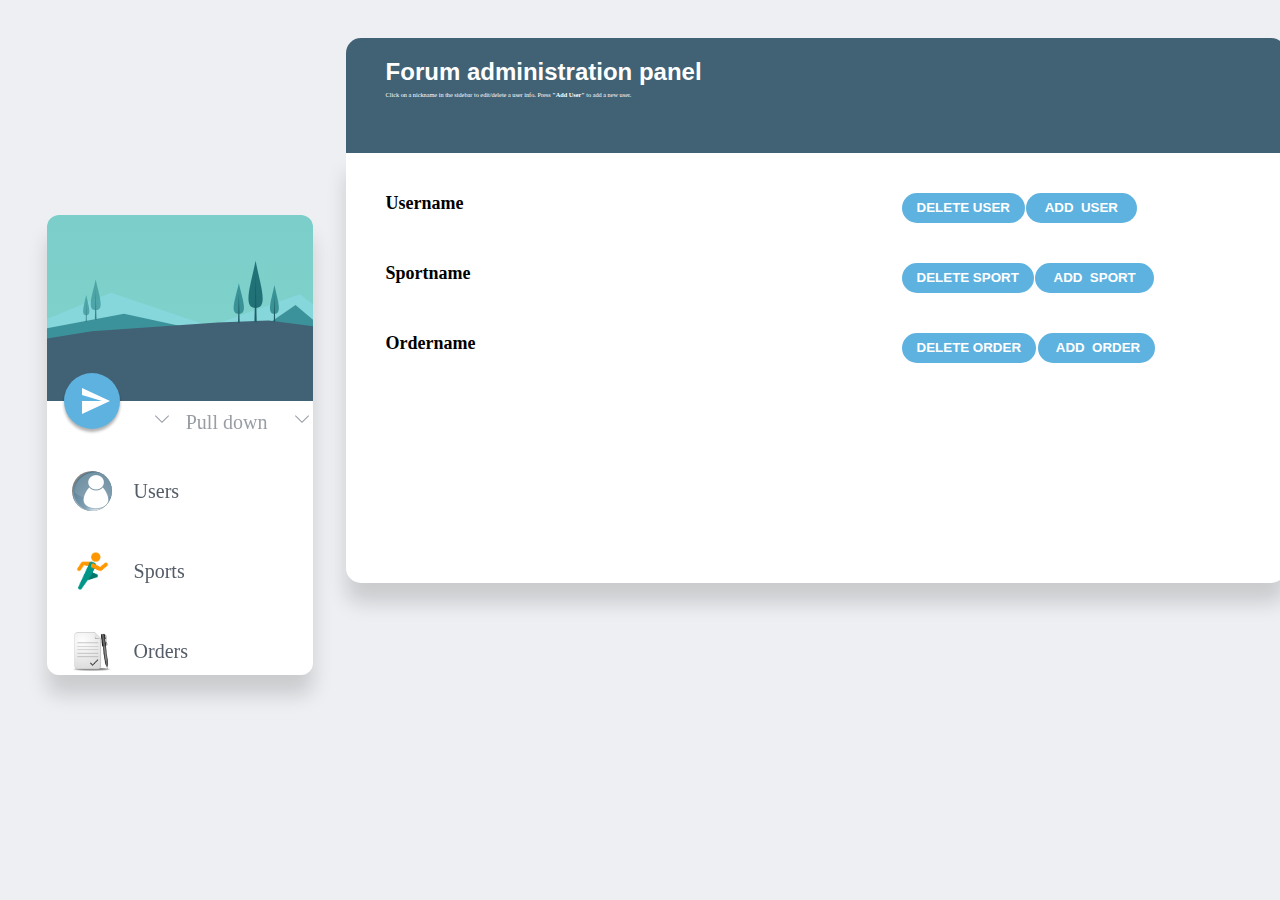
<file: forum_admin/static/index.html>
<!DOCTYPE html>
<html >
  <head>
    <meta charset="UTF-8">
    <title>Sportshall Management System </title>
    <script src='http://cdnjs.cloudflare.com/ajax/libs/jquery/2.1.3/jquery.min.js'></script>
    <script src="js/index.js"></script>
    <script type="text/javascript" src="jquery.js"></script>
    <script type="text/javascript" src="facebox/src/facebox.js"></script>
    <meta name="viewport" content="width=device-width, initial-scale=1, user-scalable=yes">
    
    
    <link rel='stylesheet prefetch' href='http://maxcdn.bootstrapcdn.com/font-awesome/4.3.0/css/font-awesome.min.css'>

        <link rel="stylesheet" href="css/style.css">
        <link rel="stylesheet" type="text/css" href="facebox/src/facebox.css">

    
    
    
  </head>

  <body>

  
  <div id="intro">
		<p style='position:relative;  top:-20px' ><font size="5" face="arial" ><b>Forum administration panel</b></font></p>
		<p style='position:relative;  top:-15px' >Click on a nickname in the sidebar to edit/delete a user info. Press<b> "Add User"</b> to add a new user.</p>
	</div>
  
  	<div id = "mainContent" class="maincontent" >
			 <div id="existingUserData">
				<!-- Main content area -->
				<div class="section" id="userPublicInfo">
					<form action="#" id="user_public_form">	
						<div class="commands">
							<input type="button" value="Delete User" id="deleteUser" onclick="delete_user();">
							<input type="button" value=" Add  User " id="addUser" onclick="display_create_user_form();">
							
						</div>
						<p id="userHeader">  
							<p id="username">username</p>
						</p>
						<P id="user_panel"></P>
					</form> 
				</div>
    </div>
	<div id="existingSportsData">
	            <div class="section" id="SportPublicInfo">
					<form action="#" id="sport_public_form">
						<div class="commands">
							<input id="deleteSport" type="button" value="Delete Sport" onclick="deleteSport(sportname)"/>
							<input id="addSport" type="button"    value=" Add  Sport " onclick="display_create_sport_form();">
						
						</div>
						<p id="sportHeader">  
							<p class="sportname" id="sportname">sportname</p>
						</p>
						<P id="sport_panel"></P>
					</form> 
				</div>
	</div>
	<div id="existingOrdersData">
	            <div class="section" id="OrderPublicInfo">
					<form action="#" id="order_public_form">
						<div class="commands">
							<input id="deleteOrder" type="button" value="Delete Order" onclick="deleteSport(sportname)"/>
							<input id="addOrder" type="button"    value=" Add  Order" onclick="display_create_sport_form();">
						
						</div>
						<p id="orderHeader">  
							<p class="ordername" id="ordername">ordername</p>
						</p>
						<P id="order_panel"></P>
					</form> 
				</div>
	</div>
		</div>
   <div id="form_content" style="display:none;"></div>
  
  
  
  
  
    <div class="demo">
  <div class="demo__top">
    <svg class="demo__top-svgBg" viewBox="0 0 366 256">
      <g class="svgBg__objects">
        <path class="svgBg__bg svgBg__bg1" fill="#86D7DB" d="M0,143 88,107 224,153 348,109 366,123 366,256 0,256z" />
        <path class="svgBg__bg svgBg__bg2" fill="#3C929A" d="M0,156 106,136 272,172 342,124 366,144 366,256 0,256z" />
        <path class="svgBg__bg svgBg__bg3" fill="#416175" d="M0,170 62,160 235,148 305,145 366,153 366,256 0,256z" />
        <g class="svgBg__tree svgBg__tree-1 m--left" data-id="1">
          <path class="svgBg__tree-leafs svgBg__tree-part" fill="#389296" d="M54,127 C77,127 62,95 54,63 C46,95 31,127 54,127" />
          <path class="svgBg__tree-trunk svgBg__tree-part" d="M56,147 Q55,115 54,83 Q53,115 52,146" />
        </g>
        <g class="svgBg__tree svgBg__tree-2 m--left" data-id="2">
          <path class="svgBg__tree-leafs svgBg__tree-part" fill="#389296" d="M67,124 C90,124 75,92 67,59 C59,92 44,124 67,124" />
          <path class="svgBg__tree-trunk svgBg__tree-part" d="M69,144 Q68,112 67,80 Q66,112 65,143" />
        </g>
        <g class="svgBg__tree svgBg__tree-3 m--right" data-id="3">
          <path class="svgBg__tree-leafs svgBg__tree-part" fill="#389296" d="M264,129 C287,129 272,97 264,64 C256,97 241,129 264,129" />
          <path class="svgBg__tree-trunk svgBg__tree-part" d="M266,149 Q265,117 264,85 Q263,117 262,148" />
        </g>
        <g class="svgBg__tree svgBg__tree-4 m--right" data-id="4">
          <path class="svgBg__tree-leafs svgBg__tree-part" fill="#207277" d="M287,128 C310,128 295,96 287,63 C279,96 264,128 287,128" />
          <path class="svgBg__tree-trunk svgBg__tree-part" d="M289,148 Q288,116 287,84 Q286,116 285,147" />
        </g>
        <g class="svgBg__tree svgBg__tree-5 m--right" data-id="5">
          <path class="svgBg__tree-leafs svgBg__tree-part" fill="#389296" d="M313,128 C336,128 321,96 313,63 C305,96 290,128 313,128" />
          <path class="svgBg__tree-trunk svgBg__tree-part" d="M315,148 Q314,116 313,84 Q312,116 311,147" />
        </g>
      </g>
    </svg>
  </div>
  <div class="demo__body">
    <div class="plane-cont">
      <div class="plane-rotater">
        <div class="plane">
          <svg class="plane-svg" viewBox="0 0 28 26">
            <path class="plane-svg__path" fill="#fff" d="M0,0 28,13 0,26 0,13 20,13 0,7z" />
          </svg>
        </div>
      </div>
    </div>
    <div class="pull-down">Pull down</div>
    <div class="items">
	
      <div class="item item-3">
        <a target="_blank" class="icon-box item__icon">
		  <img src="image/user.png"/>
        </a>
        <a  target="_blank" class="item__name">Users</a>
      </div>
	  
      <div class="item item-2">
        <div class="item__icon m--img">
          <img src="image/sports.png"/>
        </div>
        <a  target="_blank" class="item__name">Sports</a>
      </div>
	  
      <div class="item item-1">
        <div class="item__icon m--img">
          <img src="image/order.jpg" />
        </div>
        <span class="item__name">Orders</span>
      </div>
    </div>
  </div>
</div>



    
    
  <script>
   function create_new_user(){
	data = '';
	data += '{"template":{';
	data += '"data":[';
	data += '{"required": true, "prompt": "Insert nickname", "name": "nickname", "value": "' + $('#input_username').val() + '"},';
	data += '{"required": true, "prompt": "Insert user regDate", "name": "regDate", "value": "' + $('#input_regDate').val() + '"},';
	data += '{"required": , "prompt": "Insert user address", "name": "address", "value": "' + $('#input_address').val() + '"},';
	data += '{"required": true, "prompt": "Insert user signature", "name": "signature", "value": "' + $('#input_signature').val() + '"},';
	data += '{"required": true, "prompt": "Insert user avatar", "name": "avatar", "value": "' + $('#input_avatar').val() + '"},';
	data += '{"required": true, "prompt": "Insert user birthday", "name": "birthday", "value": "' + $('#input_birthday').val() + '"},';
	data += '{"required": true, "prompt": "Insert user email", "name": "email", "value": "' + $('#input_email').val() + '"},';
	data += '{"required": true, "prompt": "Insert user website", "name": "website", "value": "' + $('#input_website').val() + '"},';
	data += '{"required": true, "prompt": "Insert user familyName", "name": "familyName", "value": "' + $('#input_familyName').val() + '"},';
	data += '{"required": true, "prompt": "Insert user gender", "name": "gender", "value": "' + $('#input_gender').val() + '"},';
	data += '{"required": true, "prompt": "Insert user givenName", "name": "givenName", "value": "' + $('#input_address').val() + '"},';
	data += ']';
	data += '}';
	data += '}';
	
	$.ajax({
		url : 'http://localhost:5000/forum/api/users/',
		data: data,
		type: 'POST',
		success: function(json) {
				console.log(json);
				alert('User has been created');
				getUsers();
				$.facebox.close();
			},
			error: function (xhr, ajaxOptions, thrownError) 
			{
				alert('User has not been created');
			}
	});
}

	function display_create_user_form(){
		var str = '';
		str += '<h3>Create new user</h3>';
		str += '<div>Username:      <input type="" id="input_nickname" /></div>';
		str += '<div>Password:      <input type="" id="input_password" /></div>';
		str += '<div>Student id:    <input type="" id="input_student_id" /></div>';
		str += '<div>Date of birth: <input type="" id="input_dateofbirth" /></div>';
		str += '<div>Email:         <input type="" id="input_email" /></div>';
		str += '<div>Gender:        <input type="" id="input_gender" /></div>';
		str += '<div><button onclick="create_new_user();">Create new user</button></div>';
		$.facebox(str);
	}
   
   
   
  </script>
  </body>
</html>
</file>
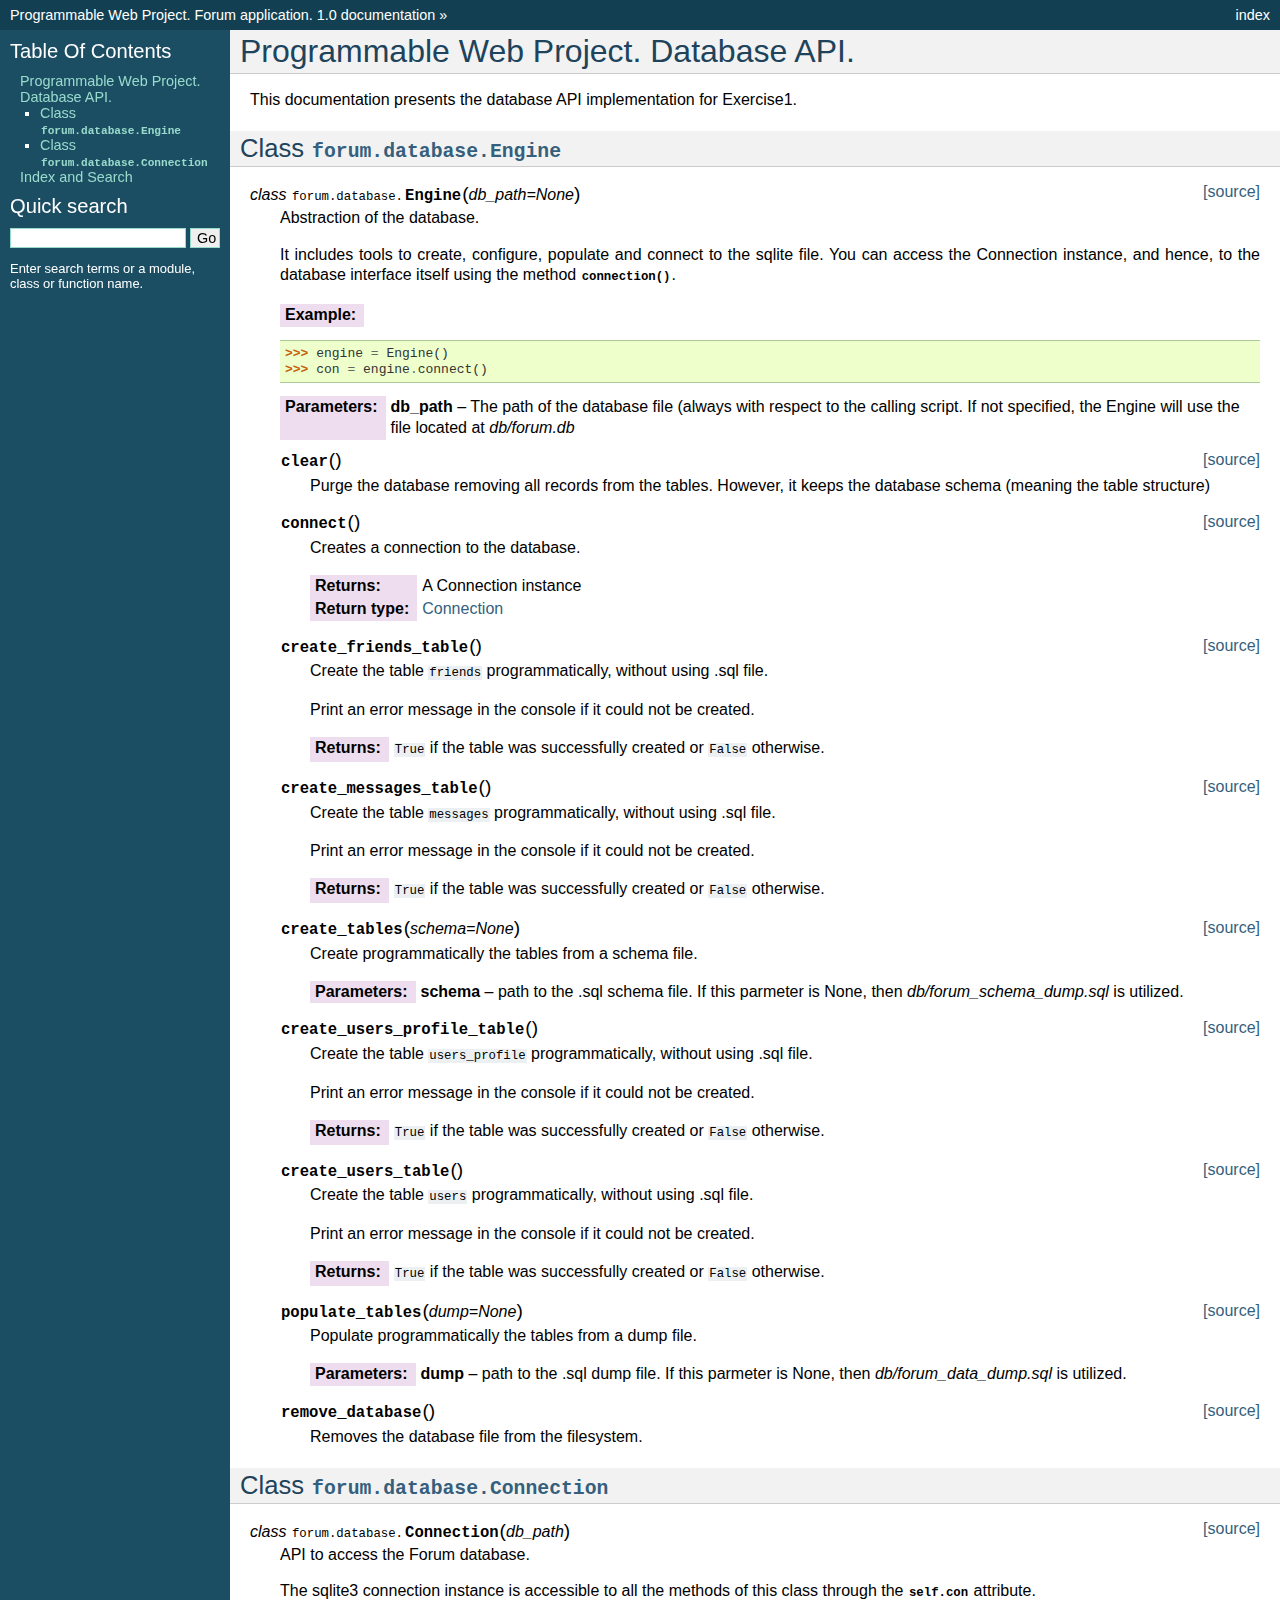
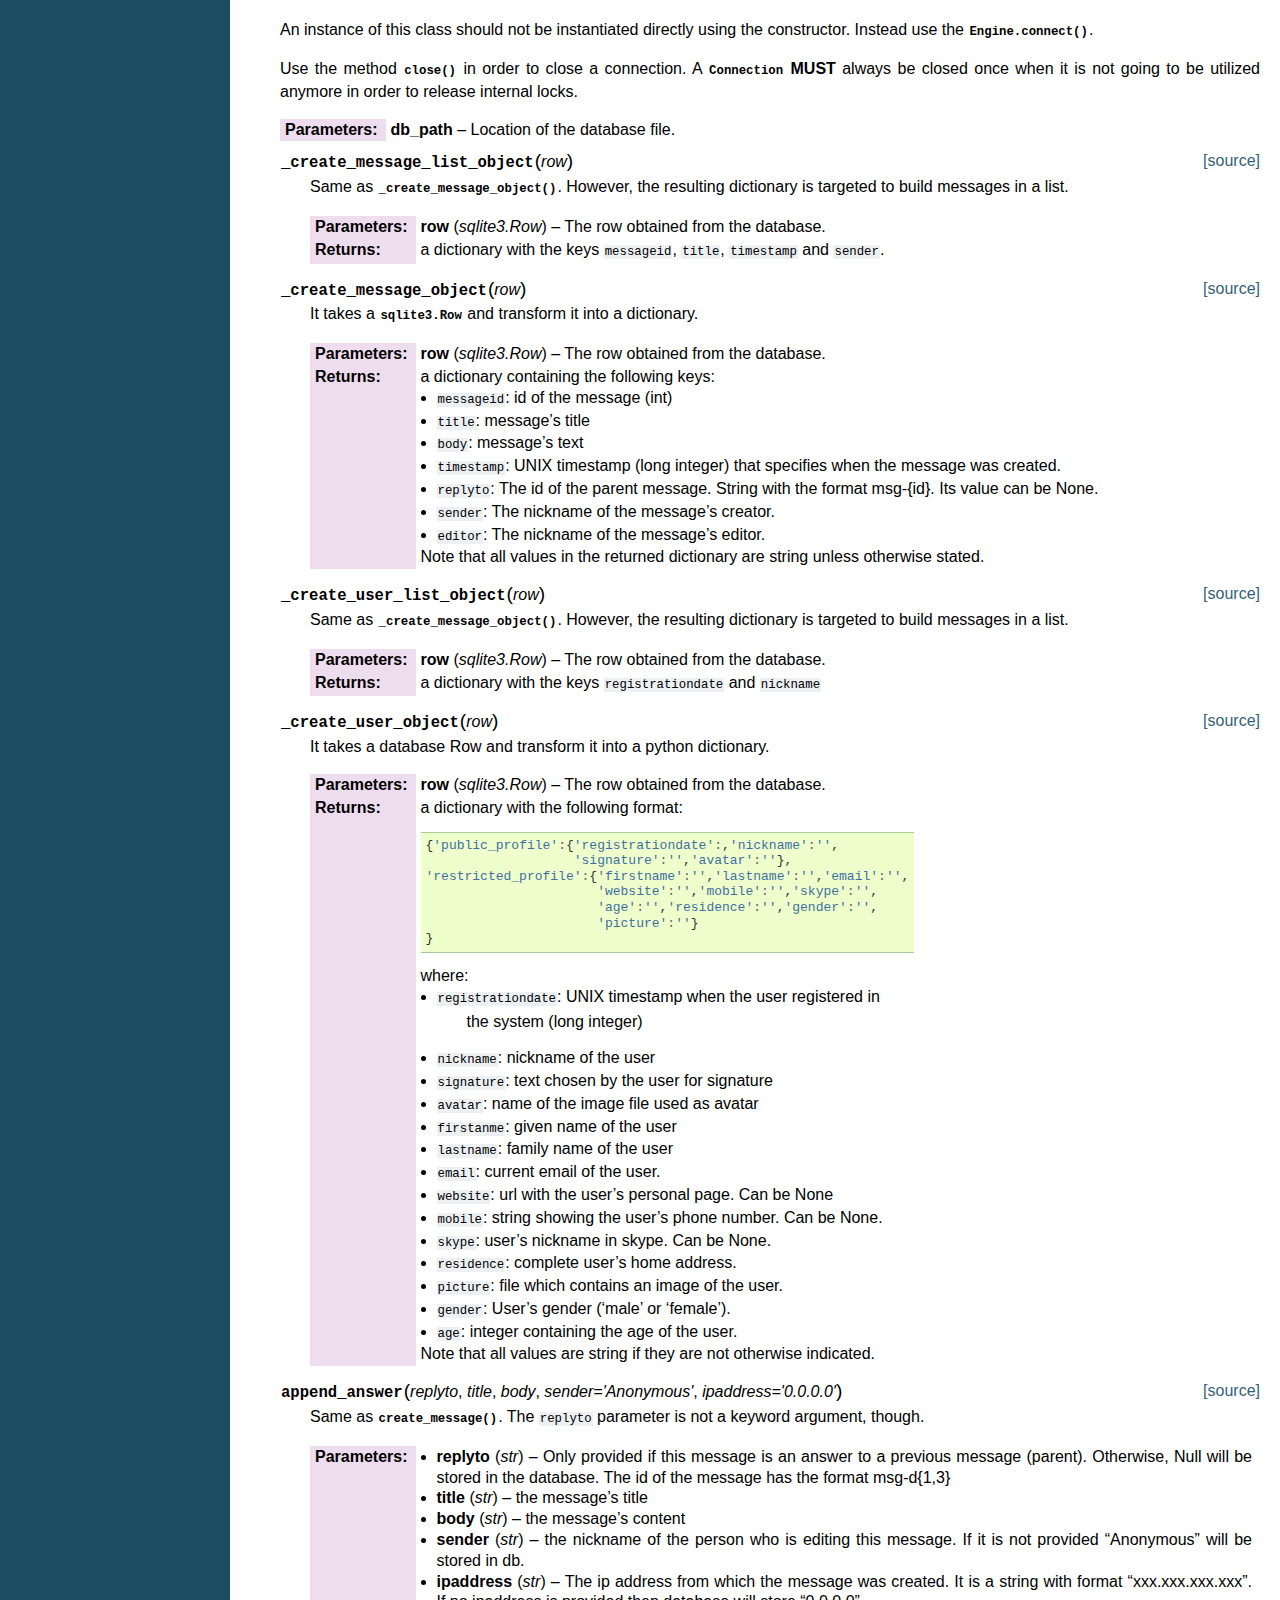
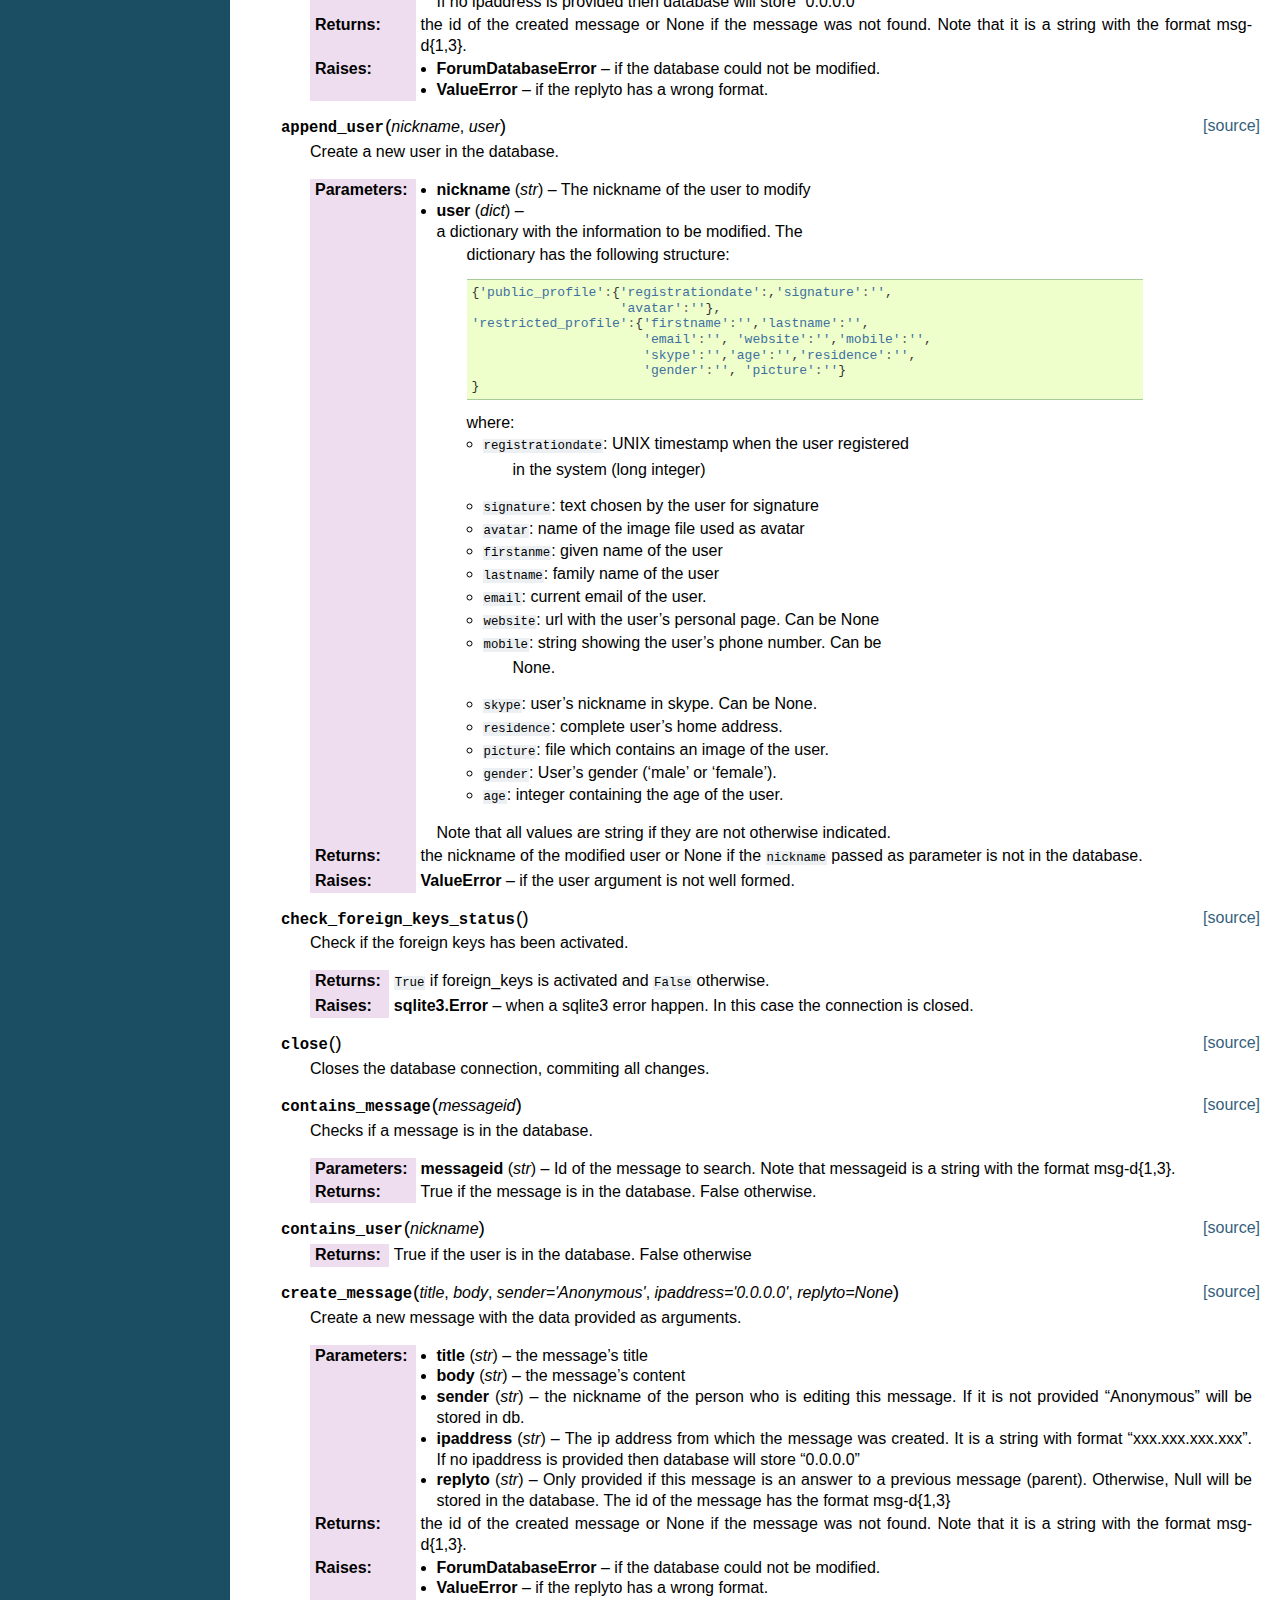
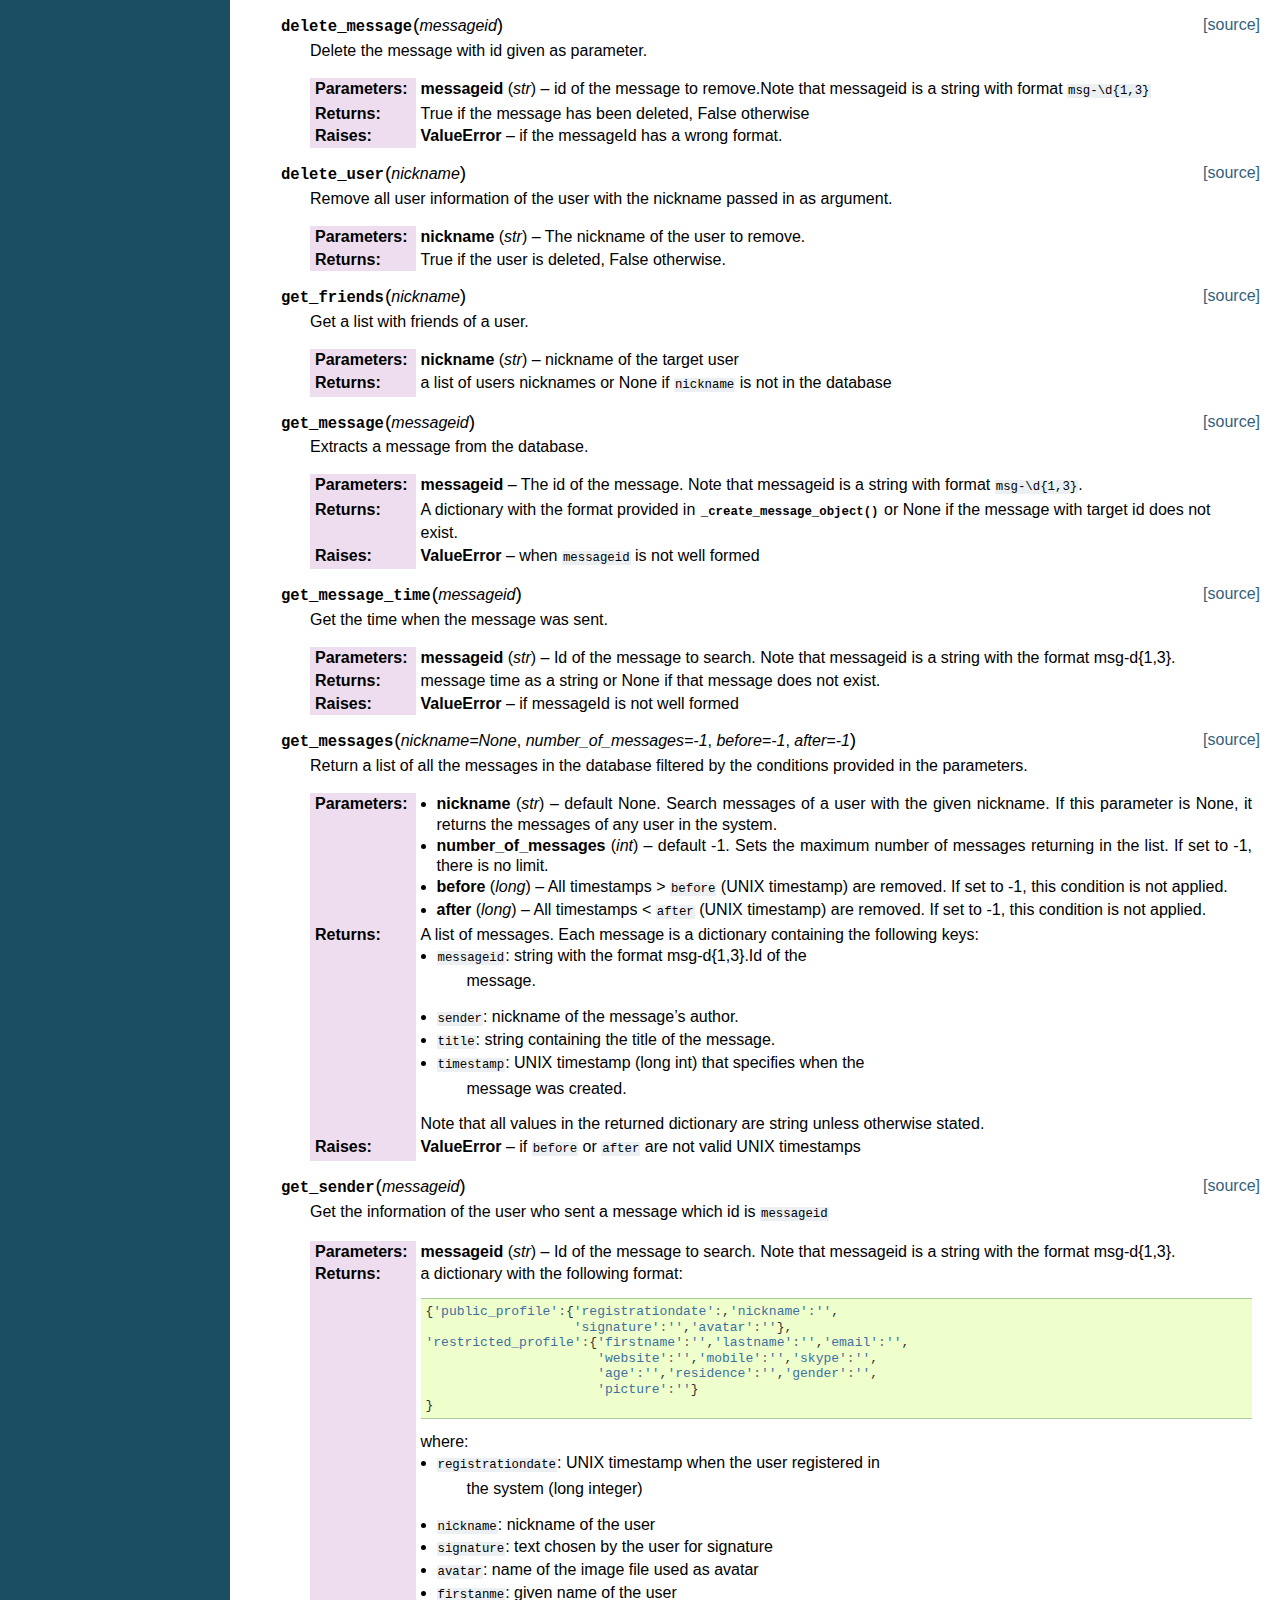
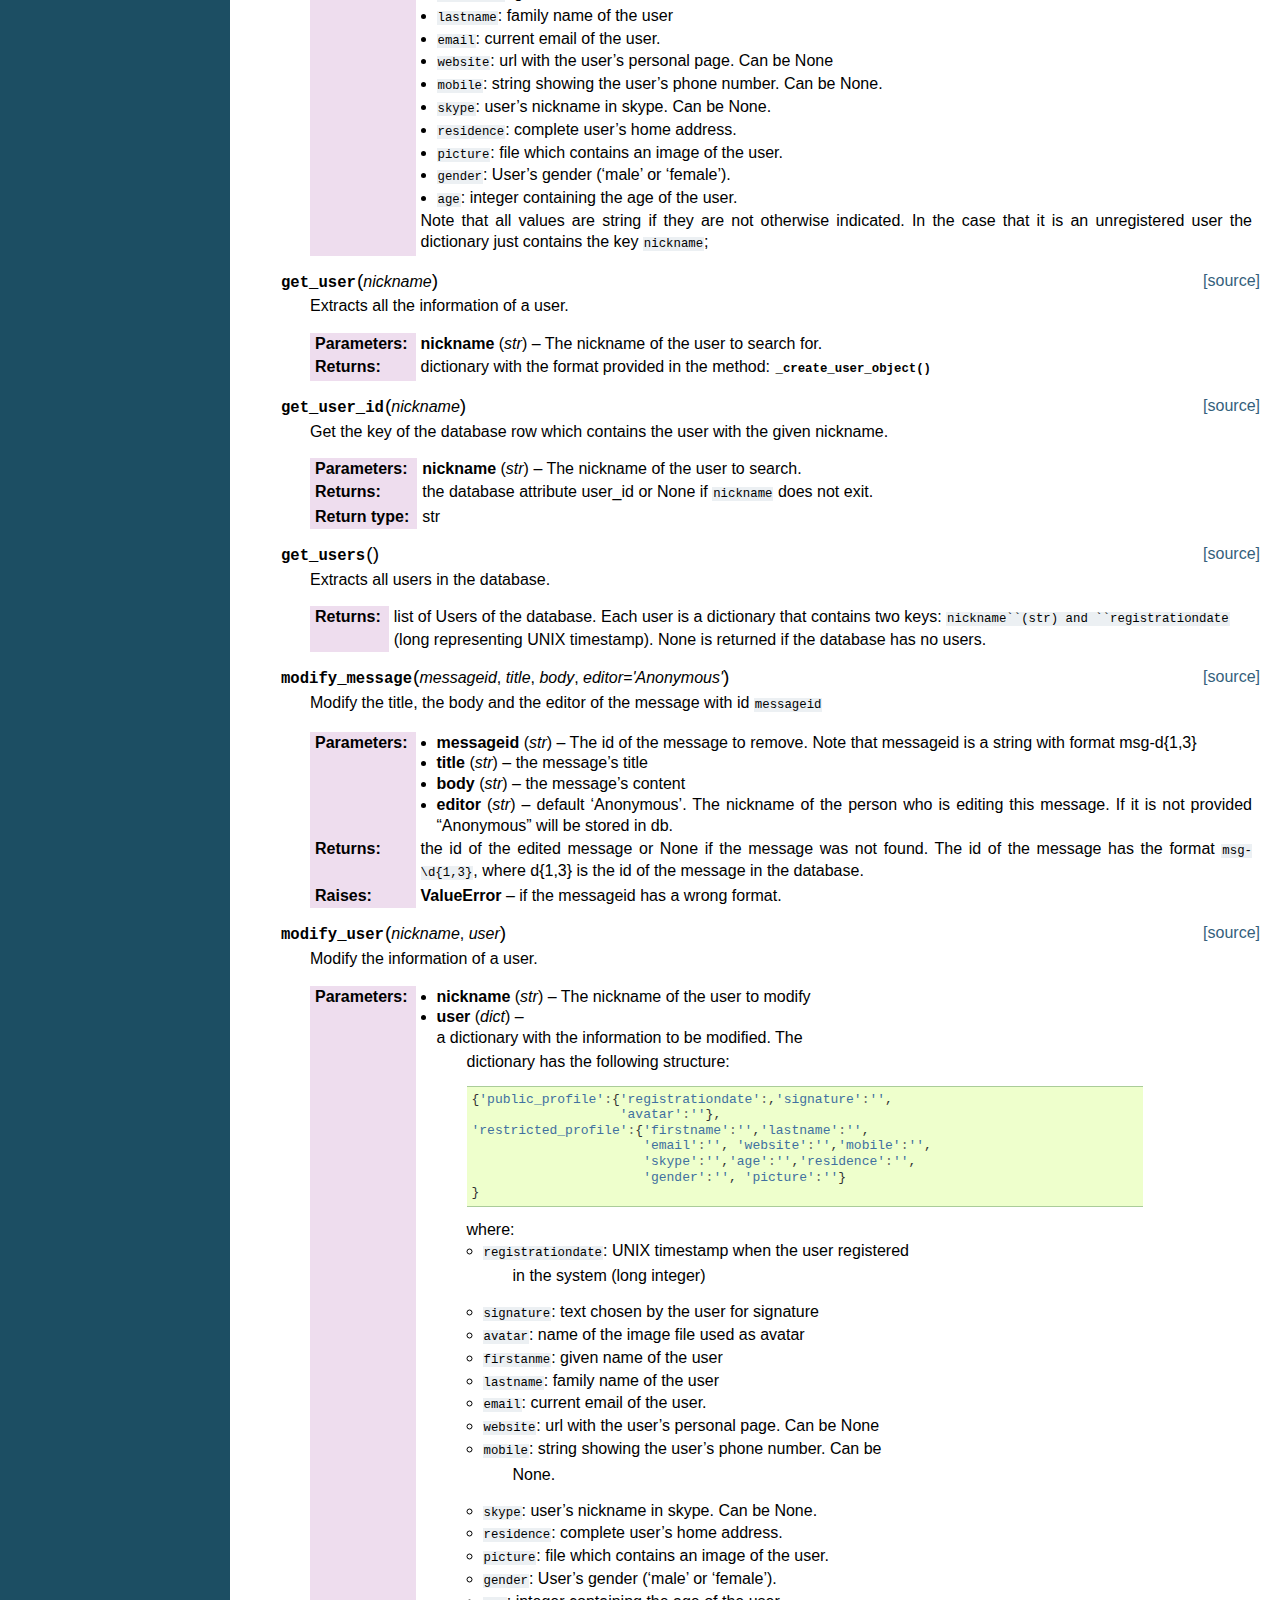
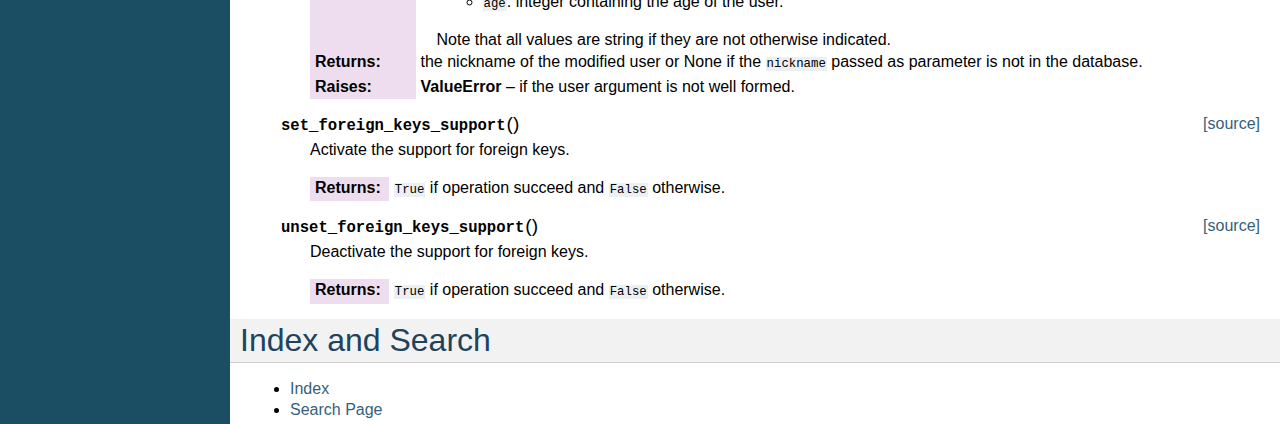
<file: documentation/_build/html/index.html>
<!DOCTYPE html PUBLIC "-//W3C//DTD XHTML 1.0 Transitional//EN"
  "http://www.w3.org/TR/xhtml1/DTD/xhtml1-transitional.dtd">


<html xmlns="http://www.w3.org/1999/xhtml">
  <head>
    <meta http-equiv="Content-Type" content="text/html; charset=utf-8" />
    
    <title>Programmable Web Project. Database API. &mdash; Programmable Web Project. Forum application. 1.0 documentation</title>
    
    <link rel="stylesheet" href="_static/classic.css" type="text/css" />
    <link rel="stylesheet" href="_static/pygments.css" type="text/css" />
    
    <script type="text/javascript">
      var DOCUMENTATION_OPTIONS = {
        URL_ROOT:    './',
        VERSION:     '1.0',
        COLLAPSE_INDEX: false,
        FILE_SUFFIX: '.html',
        HAS_SOURCE:  true
      };
    </script>
    <script type="text/javascript" src="_static/jquery.js"></script>
    <script type="text/javascript" src="_static/underscore.js"></script>
    <script type="text/javascript" src="_static/doctools.js"></script>
    <link rel="top" title="Programmable Web Project. Forum application. 1.0 documentation" href="#" /> 
  </head>
  <body role="document">
    <div class="related" role="navigation" aria-label="related navigation">
      <h3>Navigation</h3>
      <ul>
        <li class="right" style="margin-right: 10px">
          <a href="genindex.html" title="General Index"
             accesskey="I">index</a></li>
        <li class="nav-item nav-item-0"><a href="#">Programmable Web Project. Forum application. 1.0 documentation</a> &raquo;</li> 
      </ul>
    </div>  

    <div class="document">
      <div class="documentwrapper">
        <div class="bodywrapper">
          <div class="body" role="main">
            
  <div class="section" id="programmable-web-project-database-api">
<h1>Programmable Web Project. Database API.<a class="headerlink" href="#programmable-web-project-database-api" title="Permalink to this headline">¶</a></h1>
<p>This documentation presents the database API implementation for Exercise1.</p>
<div class="section" id="class-forum-database-engine">
<h2>Class <a class="reference internal" href="#forum.database.Engine" title="forum.database.Engine"><code class="xref py py-class docutils literal"><span class="pre">forum.database.Engine</span></code></a><a class="headerlink" href="#class-forum-database-engine" title="Permalink to this headline">¶</a></h2>
<dl class="class">
<dt id="forum.database.Engine">
<em class="property">class </em><code class="descclassname">forum.database.</code><code class="descname">Engine</code><span class="sig-paren">(</span><em>db_path=None</em><span class="sig-paren">)</span><a class="reference internal" href="_modules/forum/database.html#Engine"><span class="viewcode-link">[source]</span></a><a class="headerlink" href="#forum.database.Engine" title="Permalink to this definition">¶</a></dt>
<dd><p>Abstraction of the database.</p>
<p>It includes tools to create, configure,
populate and connect to the sqlite file. You can access the Connection
instance, and hence, to the database interface itself using the method
<code class="xref py py-meth docutils literal"><span class="pre">connection()</span></code>.</p>
<table class="docutils field-list" frame="void" rules="none">
<col class="field-name" />
<col class="field-body" />
<tbody valign="top">
<tr class="field-odd field"><th class="field-name">Example:</th><td class="field-body"></td>
</tr>
</tbody>
</table>
<div class="highlight-python"><div class="highlight"><pre><span class="gp">&gt;&gt;&gt; </span><span class="n">engine</span> <span class="o">=</span> <span class="n">Engine</span><span class="p">()</span>
<span class="gp">&gt;&gt;&gt; </span><span class="n">con</span> <span class="o">=</span> <span class="n">engine</span><span class="o">.</span><span class="n">connect</span><span class="p">()</span>
</pre></div>
</div>
<table class="docutils field-list" frame="void" rules="none">
<col class="field-name" />
<col class="field-body" />
<tbody valign="top">
<tr class="field-odd field"><th class="field-name">Parameters:</th><td class="field-body"><strong>db_path</strong> &#8211; The path of the database file (always with respect to the
calling script. If not specified, the Engine will use the file located
at <em>db/forum.db</em></td>
</tr>
</tbody>
</table>
<dl class="method">
<dt id="forum.database.Engine.clear">
<code class="descname">clear</code><span class="sig-paren">(</span><span class="sig-paren">)</span><a class="reference internal" href="_modules/forum/database.html#Engine.clear"><span class="viewcode-link">[source]</span></a><a class="headerlink" href="#forum.database.Engine.clear" title="Permalink to this definition">¶</a></dt>
<dd><p>Purge the database removing all records from the tables. However,
it keeps the database schema (meaning the table structure)</p>
</dd></dl>

<dl class="method">
<dt id="forum.database.Engine.connect">
<code class="descname">connect</code><span class="sig-paren">(</span><span class="sig-paren">)</span><a class="reference internal" href="_modules/forum/database.html#Engine.connect"><span class="viewcode-link">[source]</span></a><a class="headerlink" href="#forum.database.Engine.connect" title="Permalink to this definition">¶</a></dt>
<dd><p>Creates a connection to the database.</p>
<table class="docutils field-list" frame="void" rules="none">
<col class="field-name" />
<col class="field-body" />
<tbody valign="top">
<tr class="field-odd field"><th class="field-name">Returns:</th><td class="field-body">A Connection instance</td>
</tr>
<tr class="field-even field"><th class="field-name">Return type:</th><td class="field-body"><a class="reference internal" href="#forum.database.Connection" title="forum.database.Connection">Connection</a></td>
</tr>
</tbody>
</table>
</dd></dl>

<dl class="method">
<dt id="forum.database.Engine.create_friends_table">
<code class="descname">create_friends_table</code><span class="sig-paren">(</span><span class="sig-paren">)</span><a class="reference internal" href="_modules/forum/database.html#Engine.create_friends_table"><span class="viewcode-link">[source]</span></a><a class="headerlink" href="#forum.database.Engine.create_friends_table" title="Permalink to this definition">¶</a></dt>
<dd><p>Create the table <code class="docutils literal"><span class="pre">friends</span></code> programmatically, without using .sql file.</p>
<p>Print an error message in the console if it could not be created.</p>
<table class="docutils field-list" frame="void" rules="none">
<col class="field-name" />
<col class="field-body" />
<tbody valign="top">
<tr class="field-odd field"><th class="field-name">Returns:</th><td class="field-body"><code class="docutils literal"><span class="pre">True</span></code> if the table was successfully created or <code class="docutils literal"><span class="pre">False</span></code>
otherwise.</td>
</tr>
</tbody>
</table>
</dd></dl>

<dl class="method">
<dt id="forum.database.Engine.create_messages_table">
<code class="descname">create_messages_table</code><span class="sig-paren">(</span><span class="sig-paren">)</span><a class="reference internal" href="_modules/forum/database.html#Engine.create_messages_table"><span class="viewcode-link">[source]</span></a><a class="headerlink" href="#forum.database.Engine.create_messages_table" title="Permalink to this definition">¶</a></dt>
<dd><p>Create the table <code class="docutils literal"><span class="pre">messages</span></code> programmatically, without using .sql file.</p>
<p>Print an error message in the console if it could not be created.</p>
<table class="docutils field-list" frame="void" rules="none">
<col class="field-name" />
<col class="field-body" />
<tbody valign="top">
<tr class="field-odd field"><th class="field-name">Returns:</th><td class="field-body"><code class="docutils literal"><span class="pre">True</span></code> if the table was successfully created or <code class="docutils literal"><span class="pre">False</span></code>
otherwise.</td>
</tr>
</tbody>
</table>
</dd></dl>

<dl class="method">
<dt id="forum.database.Engine.create_tables">
<code class="descname">create_tables</code><span class="sig-paren">(</span><em>schema=None</em><span class="sig-paren">)</span><a class="reference internal" href="_modules/forum/database.html#Engine.create_tables"><span class="viewcode-link">[source]</span></a><a class="headerlink" href="#forum.database.Engine.create_tables" title="Permalink to this definition">¶</a></dt>
<dd><p>Create programmatically the tables from a schema file.</p>
<table class="docutils field-list" frame="void" rules="none">
<col class="field-name" />
<col class="field-body" />
<tbody valign="top">
<tr class="field-odd field"><th class="field-name">Parameters:</th><td class="field-body"><strong>schema</strong> &#8211; path to the .sql schema file. If this parmeter is
None, then <em>db/forum_schema_dump.sql</em> is utilized.</td>
</tr>
</tbody>
</table>
</dd></dl>

<dl class="method">
<dt id="forum.database.Engine.create_users_profile_table">
<code class="descname">create_users_profile_table</code><span class="sig-paren">(</span><span class="sig-paren">)</span><a class="reference internal" href="_modules/forum/database.html#Engine.create_users_profile_table"><span class="viewcode-link">[source]</span></a><a class="headerlink" href="#forum.database.Engine.create_users_profile_table" title="Permalink to this definition">¶</a></dt>
<dd><p>Create the table <code class="docutils literal"><span class="pre">users_profile</span></code> programmatically, without using
.sql file.</p>
<p>Print an error message in the console if it could not be created.</p>
<table class="docutils field-list" frame="void" rules="none">
<col class="field-name" />
<col class="field-body" />
<tbody valign="top">
<tr class="field-odd field"><th class="field-name">Returns:</th><td class="field-body"><code class="docutils literal"><span class="pre">True</span></code> if the table was successfully created or <code class="docutils literal"><span class="pre">False</span></code>
otherwise.</td>
</tr>
</tbody>
</table>
</dd></dl>

<dl class="method">
<dt id="forum.database.Engine.create_users_table">
<code class="descname">create_users_table</code><span class="sig-paren">(</span><span class="sig-paren">)</span><a class="reference internal" href="_modules/forum/database.html#Engine.create_users_table"><span class="viewcode-link">[source]</span></a><a class="headerlink" href="#forum.database.Engine.create_users_table" title="Permalink to this definition">¶</a></dt>
<dd><p>Create the table <code class="docutils literal"><span class="pre">users</span></code> programmatically, without using .sql file.</p>
<p>Print an error message in the console if it could not be created.</p>
<table class="docutils field-list" frame="void" rules="none">
<col class="field-name" />
<col class="field-body" />
<tbody valign="top">
<tr class="field-odd field"><th class="field-name">Returns:</th><td class="field-body"><code class="docutils literal"><span class="pre">True</span></code> if the table was successfully created or <code class="docutils literal"><span class="pre">False</span></code>
otherwise.</td>
</tr>
</tbody>
</table>
</dd></dl>

<dl class="method">
<dt id="forum.database.Engine.populate_tables">
<code class="descname">populate_tables</code><span class="sig-paren">(</span><em>dump=None</em><span class="sig-paren">)</span><a class="reference internal" href="_modules/forum/database.html#Engine.populate_tables"><span class="viewcode-link">[source]</span></a><a class="headerlink" href="#forum.database.Engine.populate_tables" title="Permalink to this definition">¶</a></dt>
<dd><p>Populate programmatically the tables from a dump file.</p>
<table class="docutils field-list" frame="void" rules="none">
<col class="field-name" />
<col class="field-body" />
<tbody valign="top">
<tr class="field-odd field"><th class="field-name">Parameters:</th><td class="field-body"><strong>dump</strong> &#8211; path to the .sql dump file. If this parmeter is
None, then <em>db/forum_data_dump.sql</em> is utilized.</td>
</tr>
</tbody>
</table>
</dd></dl>

<dl class="method">
<dt id="forum.database.Engine.remove_database">
<code class="descname">remove_database</code><span class="sig-paren">(</span><span class="sig-paren">)</span><a class="reference internal" href="_modules/forum/database.html#Engine.remove_database"><span class="viewcode-link">[source]</span></a><a class="headerlink" href="#forum.database.Engine.remove_database" title="Permalink to this definition">¶</a></dt>
<dd><p>Removes the database file from the filesystem.</p>
</dd></dl>

</dd></dl>

</div>
<div class="section" id="class-forum-database-connection">
<h2>Class <a class="reference internal" href="#forum.database.Connection" title="forum.database.Connection"><code class="xref py py-class docutils literal"><span class="pre">forum.database.Connection</span></code></a><a class="headerlink" href="#class-forum-database-connection" title="Permalink to this headline">¶</a></h2>
<dl class="class">
<dt id="forum.database.Connection">
<em class="property">class </em><code class="descclassname">forum.database.</code><code class="descname">Connection</code><span class="sig-paren">(</span><em>db_path</em><span class="sig-paren">)</span><a class="reference internal" href="_modules/forum/database.html#Connection"><span class="viewcode-link">[source]</span></a><a class="headerlink" href="#forum.database.Connection" title="Permalink to this definition">¶</a></dt>
<dd><p>API to access the Forum database.</p>
<p>The sqlite3 connection instance is accessible to all the methods of this
class through the <code class="xref py py-attr docutils literal"><span class="pre">self.con</span></code> attribute.</p>
<p>An instance of this class should not be instantiated directly using the
constructor. Instead use the <code class="xref py py-meth docutils literal"><span class="pre">Engine.connect()</span></code>.</p>
<p>Use the method <code class="xref py py-meth docutils literal"><span class="pre">close()</span></code> in order to close a connection.
A <code class="xref py py-class docutils literal"><span class="pre">Connection</span></code> <strong>MUST</strong> always be closed once when it is not going to be
utilized anymore in order to release internal locks.</p>
<table class="docutils field-list" frame="void" rules="none">
<col class="field-name" />
<col class="field-body" />
<tbody valign="top">
<tr class="field-odd field"><th class="field-name">Parameters:</th><td class="field-body"><strong>db_path</strong> &#8211; Location of the database file.</td>
</tr>
</tbody>
</table>
<dl class="method">
<dt id="forum.database.Connection._create_message_list_object">
<code class="descname">_create_message_list_object</code><span class="sig-paren">(</span><em>row</em><span class="sig-paren">)</span><a class="reference internal" href="_modules/forum/database.html#Connection._create_message_list_object"><span class="viewcode-link">[source]</span></a><a class="headerlink" href="#forum.database.Connection._create_message_list_object" title="Permalink to this definition">¶</a></dt>
<dd><p>Same as <code class="xref py py-meth docutils literal"><span class="pre">_create_message_object()</span></code>. However, the resulting
dictionary is targeted to build messages in a list.</p>
<table class="docutils field-list" frame="void" rules="none">
<col class="field-name" />
<col class="field-body" />
<tbody valign="top">
<tr class="field-odd field"><th class="field-name">Parameters:</th><td class="field-body"><strong>row</strong> (<em>sqlite3.Row</em>) &#8211; The row obtained from the database.</td>
</tr>
<tr class="field-even field"><th class="field-name">Returns:</th><td class="field-body">a dictionary with the keys <code class="docutils literal"><span class="pre">messageid</span></code>, <code class="docutils literal"><span class="pre">title</span></code>,
<code class="docutils literal"><span class="pre">timestamp</span></code> and <code class="docutils literal"><span class="pre">sender</span></code>.</td>
</tr>
</tbody>
</table>
</dd></dl>

<dl class="method">
<dt id="forum.database.Connection._create_message_object">
<code class="descname">_create_message_object</code><span class="sig-paren">(</span><em>row</em><span class="sig-paren">)</span><a class="reference internal" href="_modules/forum/database.html#Connection._create_message_object"><span class="viewcode-link">[source]</span></a><a class="headerlink" href="#forum.database.Connection._create_message_object" title="Permalink to this definition">¶</a></dt>
<dd><p>It takes a <code class="xref py py-class docutils literal"><span class="pre">sqlite3.Row</span></code> and transform it into a dictionary.</p>
<table class="docutils field-list" frame="void" rules="none">
<col class="field-name" />
<col class="field-body" />
<tbody valign="top">
<tr class="field-odd field"><th class="field-name">Parameters:</th><td class="field-body"><strong>row</strong> (<em>sqlite3.Row</em>) &#8211; The row obtained from the database.</td>
</tr>
<tr class="field-even field"><th class="field-name">Returns:</th><td class="field-body">a dictionary containing the following keys:<ul class="simple">
<li><code class="docutils literal"><span class="pre">messageid</span></code>: id of the message (int)</li>
<li><code class="docutils literal"><span class="pre">title</span></code>: message&#8217;s title</li>
<li><code class="docutils literal"><span class="pre">body</span></code>: message&#8217;s text</li>
<li><code class="docutils literal"><span class="pre">timestamp</span></code>: UNIX timestamp (long integer) that specifies when
the message was created.</li>
<li><code class="docutils literal"><span class="pre">replyto</span></code>: The id of the parent message. String with the format
msg-{id}. Its value can be None.</li>
<li><code class="docutils literal"><span class="pre">sender</span></code>: The nickname of the message&#8217;s creator.</li>
<li><code class="docutils literal"><span class="pre">editor</span></code>: The nickname of the message&#8217;s editor.</li>
</ul>
<p>Note that all values in the returned dictionary are string unless
otherwise stated.</p>
</td>
</tr>
</tbody>
</table>
</dd></dl>

<dl class="method">
<dt id="forum.database.Connection._create_user_list_object">
<code class="descname">_create_user_list_object</code><span class="sig-paren">(</span><em>row</em><span class="sig-paren">)</span><a class="reference internal" href="_modules/forum/database.html#Connection._create_user_list_object"><span class="viewcode-link">[source]</span></a><a class="headerlink" href="#forum.database.Connection._create_user_list_object" title="Permalink to this definition">¶</a></dt>
<dd><p>Same as <code class="xref py py-meth docutils literal"><span class="pre">_create_message_object()</span></code>. However, the resulting
dictionary is targeted to build messages in a list.</p>
<table class="docutils field-list" frame="void" rules="none">
<col class="field-name" />
<col class="field-body" />
<tbody valign="top">
<tr class="field-odd field"><th class="field-name">Parameters:</th><td class="field-body"><strong>row</strong> (<em>sqlite3.Row</em>) &#8211; The row obtained from the database.</td>
</tr>
<tr class="field-even field"><th class="field-name">Returns:</th><td class="field-body">a dictionary with the keys <code class="docutils literal"><span class="pre">registrationdate</span></code> and
<code class="docutils literal"><span class="pre">nickname</span></code></td>
</tr>
</tbody>
</table>
</dd></dl>

<dl class="method">
<dt id="forum.database.Connection._create_user_object">
<code class="descname">_create_user_object</code><span class="sig-paren">(</span><em>row</em><span class="sig-paren">)</span><a class="reference internal" href="_modules/forum/database.html#Connection._create_user_object"><span class="viewcode-link">[source]</span></a><a class="headerlink" href="#forum.database.Connection._create_user_object" title="Permalink to this definition">¶</a></dt>
<dd><p>It takes a database Row and transform it into a python dictionary.</p>
<table class="docutils field-list" frame="void" rules="none">
<col class="field-name" />
<col class="field-body" />
<tbody valign="top">
<tr class="field-odd field"><th class="field-name">Parameters:</th><td class="field-body"><strong>row</strong> (<em>sqlite3.Row</em>) &#8211; The row obtained from the database.</td>
</tr>
<tr class="field-even field"><th class="field-name">Returns:</th><td class="field-body">a dictionary with the following format:<div class="highlight-javascript"><div class="highlight"><pre><span class="p">{</span><span class="s1">&#39;public_profile&#39;</span><span class="o">:</span><span class="p">{</span><span class="s1">&#39;registrationdate&#39;</span><span class="o">:</span><span class="p">,</span><span class="s1">&#39;nickname&#39;</span><span class="o">:</span><span class="s1">&#39;&#39;</span><span class="p">,</span>
                   <span class="s1">&#39;signature&#39;</span><span class="o">:</span><span class="s1">&#39;&#39;</span><span class="p">,</span><span class="s1">&#39;avatar&#39;</span><span class="o">:</span><span class="s1">&#39;&#39;</span><span class="p">},</span>
<span class="s1">&#39;restricted_profile&#39;</span><span class="o">:</span><span class="p">{</span><span class="s1">&#39;firstname&#39;</span><span class="o">:</span><span class="s1">&#39;&#39;</span><span class="p">,</span><span class="s1">&#39;lastname&#39;</span><span class="o">:</span><span class="s1">&#39;&#39;</span><span class="p">,</span><span class="s1">&#39;email&#39;</span><span class="o">:</span><span class="s1">&#39;&#39;</span><span class="p">,</span>
                      <span class="s1">&#39;website&#39;</span><span class="o">:</span><span class="s1">&#39;&#39;</span><span class="p">,</span><span class="s1">&#39;mobile&#39;</span><span class="o">:</span><span class="s1">&#39;&#39;</span><span class="p">,</span><span class="s1">&#39;skype&#39;</span><span class="o">:</span><span class="s1">&#39;&#39;</span><span class="p">,</span>
                      <span class="s1">&#39;age&#39;</span><span class="o">:</span><span class="s1">&#39;&#39;</span><span class="p">,</span><span class="s1">&#39;residence&#39;</span><span class="o">:</span><span class="s1">&#39;&#39;</span><span class="p">,</span><span class="s1">&#39;gender&#39;</span><span class="o">:</span><span class="s1">&#39;&#39;</span><span class="p">,</span>
                      <span class="s1">&#39;picture&#39;</span><span class="o">:</span><span class="s1">&#39;&#39;</span><span class="p">}</span>
<span class="p">}</span>
</pre></div>
</div>
<p>where:</p>
<ul>
<li><dl class="first docutils">
<dt><code class="docutils literal"><span class="pre">registrationdate</span></code>: UNIX timestamp when the user registered in</dt>
<dd>the system (long integer)</dd>
</dl>
</li>
<li><code class="docutils literal"><span class="pre">nickname</span></code>: nickname of the user</li>
<li><code class="docutils literal"><span class="pre">signature</span></code>: text chosen by the user for signature</li>
<li><code class="docutils literal"><span class="pre">avatar</span></code>: name of the image file used as avatar</li>
<li><code class="docutils literal"><span class="pre">firstanme</span></code>: given name of the user</li>
<li><code class="docutils literal"><span class="pre">lastname</span></code>: family name of the user</li>
<li><code class="docutils literal"><span class="pre">email</span></code>: current email of the user.</li>
<li><code class="docutils literal"><span class="pre">website</span></code>: url with the user&#8217;s personal page. Can be None</li>
<li><code class="docutils literal"><span class="pre">mobile</span></code>: string showing the user&#8217;s phone number. Can be None.</li>
<li><code class="docutils literal"><span class="pre">skype</span></code>: user&#8217;s nickname in skype. Can be None.</li>
<li><code class="docutils literal"><span class="pre">residence</span></code>: complete user&#8217;s home address.</li>
<li><code class="docutils literal"><span class="pre">picture</span></code>: file which contains an image of the user.</li>
<li><code class="docutils literal"><span class="pre">gender</span></code>: User&#8217;s gender (&#8216;male&#8217; or &#8216;female&#8217;).</li>
<li><code class="docutils literal"><span class="pre">age</span></code>: integer containing the age of the user.</li>
</ul>
<p>Note that all values are string if they are not otherwise indicated.</p>
</td>
</tr>
</tbody>
</table>
</dd></dl>

<dl class="method">
<dt id="forum.database.Connection.append_answer">
<code class="descname">append_answer</code><span class="sig-paren">(</span><em>replyto</em>, <em>title</em>, <em>body</em>, <em>sender='Anonymous'</em>, <em>ipaddress='0.0.0.0'</em><span class="sig-paren">)</span><a class="reference internal" href="_modules/forum/database.html#Connection.append_answer"><span class="viewcode-link">[source]</span></a><a class="headerlink" href="#forum.database.Connection.append_answer" title="Permalink to this definition">¶</a></dt>
<dd><p>Same as <code class="xref py py-meth docutils literal"><span class="pre">create_message()</span></code>. The <code class="docutils literal"><span class="pre">replyto</span></code> parameter is not
a keyword argument, though.</p>
<table class="docutils field-list" frame="void" rules="none">
<col class="field-name" />
<col class="field-body" />
<tbody valign="top">
<tr class="field-odd field"><th class="field-name">Parameters:</th><td class="field-body"><ul class="first simple">
<li><strong>replyto</strong> (<em>str</em>) &#8211; Only provided if this message is an answer to a
previous message (parent). Otherwise, Null will be stored in the
database. The id of the message has the format msg-d{1,3}</li>
<li><strong>title</strong> (<em>str</em>) &#8211; the message&#8217;s title</li>
<li><strong>body</strong> (<em>str</em>) &#8211; the message&#8217;s content</li>
<li><strong>sender</strong> (<em>str</em>) &#8211; the nickname of the person who is editing this
message. If it is not provided &#8220;Anonymous&#8221; will be stored in db.</li>
<li><strong>ipaddress</strong> (<em>str</em>) &#8211; The ip address from which the message was created.
It is a string with format &#8220;xxx.xxx.xxx.xxx&#8221;. If no ipaddress is
provided then database will store &#8220;0.0.0.0&#8221;</li>
</ul>
</td>
</tr>
<tr class="field-even field"><th class="field-name">Returns:</th><td class="field-body"><p class="first">the id of the created message or None if the message was
not found. Note that it is a string with the format msg-d{1,3}.</p>
</td>
</tr>
<tr class="field-odd field"><th class="field-name">Raises:</th><td class="field-body"><ul class="first last simple">
<li><strong>ForumDatabaseError</strong> &#8211; if the database could not be modified.</li>
<li><strong>ValueError</strong> &#8211; if the replyto has a wrong format.</li>
</ul>
</td>
</tr>
</tbody>
</table>
</dd></dl>

<dl class="method">
<dt id="forum.database.Connection.append_user">
<code class="descname">append_user</code><span class="sig-paren">(</span><em>nickname</em>, <em>user</em><span class="sig-paren">)</span><a class="reference internal" href="_modules/forum/database.html#Connection.append_user"><span class="viewcode-link">[source]</span></a><a class="headerlink" href="#forum.database.Connection.append_user" title="Permalink to this definition">¶</a></dt>
<dd><p>Create a new user in the database.</p>
<table class="docutils field-list" frame="void" rules="none">
<col class="field-name" />
<col class="field-body" />
<tbody valign="top">
<tr class="field-odd field"><th class="field-name">Parameters:</th><td class="field-body"><ul class="first simple">
<li><strong>nickname</strong> (<em>str</em>) &#8211; The nickname of the user to modify</li>
<li><strong>user</strong> (<em>dict</em>) &#8211; <dl class="docutils">
<dt>a dictionary with the information to be modified. The</dt>
<dd>dictionary has the following structure:<div class="highlight-javascript"><div class="highlight"><pre><span class="p">{</span><span class="s1">&#39;public_profile&#39;</span><span class="o">:</span><span class="p">{</span><span class="s1">&#39;registrationdate&#39;</span><span class="o">:</span><span class="p">,</span><span class="s1">&#39;signature&#39;</span><span class="o">:</span><span class="s1">&#39;&#39;</span><span class="p">,</span>
                   <span class="s1">&#39;avatar&#39;</span><span class="o">:</span><span class="s1">&#39;&#39;</span><span class="p">},</span>
<span class="s1">&#39;restricted_profile&#39;</span><span class="o">:</span><span class="p">{</span><span class="s1">&#39;firstname&#39;</span><span class="o">:</span><span class="s1">&#39;&#39;</span><span class="p">,</span><span class="s1">&#39;lastname&#39;</span><span class="o">:</span><span class="s1">&#39;&#39;</span><span class="p">,</span>
                      <span class="s1">&#39;email&#39;</span><span class="o">:</span><span class="s1">&#39;&#39;</span><span class="p">,</span> <span class="s1">&#39;website&#39;</span><span class="o">:</span><span class="s1">&#39;&#39;</span><span class="p">,</span><span class="s1">&#39;mobile&#39;</span><span class="o">:</span><span class="s1">&#39;&#39;</span><span class="p">,</span>
                      <span class="s1">&#39;skype&#39;</span><span class="o">:</span><span class="s1">&#39;&#39;</span><span class="p">,</span><span class="s1">&#39;age&#39;</span><span class="o">:</span><span class="s1">&#39;&#39;</span><span class="p">,</span><span class="s1">&#39;residence&#39;</span><span class="o">:</span><span class="s1">&#39;&#39;</span><span class="p">,</span>
                      <span class="s1">&#39;gender&#39;</span><span class="o">:</span><span class="s1">&#39;&#39;</span><span class="p">,</span> <span class="s1">&#39;picture&#39;</span><span class="o">:</span><span class="s1">&#39;&#39;</span><span class="p">}</span>
<span class="p">}</span>
</pre></div>
</div>
<p>where:</p>
<ul class="last">
<li><dl class="first docutils">
<dt><code class="docutils literal"><span class="pre">registrationdate</span></code>: UNIX timestamp when the user registered</dt>
<dd>in the system (long integer)</dd>
</dl>
</li>
<li><code class="docutils literal"><span class="pre">signature</span></code>: text chosen by the user for signature</li>
<li><code class="docutils literal"><span class="pre">avatar</span></code>: name of the image file used as avatar</li>
<li><code class="docutils literal"><span class="pre">firstanme</span></code>: given name of the user</li>
<li><code class="docutils literal"><span class="pre">lastname</span></code>: family name of the user</li>
<li><code class="docutils literal"><span class="pre">email</span></code>: current email of the user.</li>
<li><code class="docutils literal"><span class="pre">website</span></code>: url with the user&#8217;s personal page. Can be None</li>
<li><dl class="first docutils">
<dt><code class="docutils literal"><span class="pre">mobile</span></code>: string showing the user&#8217;s phone number. Can be</dt>
<dd>None.</dd>
</dl>
</li>
<li><code class="docutils literal"><span class="pre">skype</span></code>: user&#8217;s nickname in skype. Can be None.</li>
<li><code class="docutils literal"><span class="pre">residence</span></code>: complete user&#8217;s home address.</li>
<li><code class="docutils literal"><span class="pre">picture</span></code>: file which contains an image of the user.</li>
<li><code class="docutils literal"><span class="pre">gender</span></code>: User&#8217;s gender (&#8216;male&#8217; or &#8216;female&#8217;).</li>
<li><code class="docutils literal"><span class="pre">age</span></code>: integer containing the age of the user.</li>
</ul>
</dd>
</dl>
<p>Note that all values are string if they are not otherwise indicated.</p>
</li>
</ul>
</td>
</tr>
<tr class="field-even field"><th class="field-name">Returns:</th><td class="field-body"><p class="first">the nickname of the modified user or None if the
<code class="docutils literal"><span class="pre">nickname</span></code> passed as parameter is not  in the database.</p>
</td>
</tr>
<tr class="field-odd field"><th class="field-name">Raises:</th><td class="field-body"><p class="first last"><strong>ValueError</strong> &#8211; if the user argument is not well formed.</p>
</td>
</tr>
</tbody>
</table>
</dd></dl>

<dl class="method">
<dt id="forum.database.Connection.check_foreign_keys_status">
<code class="descname">check_foreign_keys_status</code><span class="sig-paren">(</span><span class="sig-paren">)</span><a class="reference internal" href="_modules/forum/database.html#Connection.check_foreign_keys_status"><span class="viewcode-link">[source]</span></a><a class="headerlink" href="#forum.database.Connection.check_foreign_keys_status" title="Permalink to this definition">¶</a></dt>
<dd><p>Check if the foreign keys has been activated.</p>
<table class="docutils field-list" frame="void" rules="none">
<col class="field-name" />
<col class="field-body" />
<tbody valign="top">
<tr class="field-odd field"><th class="field-name">Returns:</th><td class="field-body"><code class="docutils literal"><span class="pre">True</span></code> if  foreign_keys is activated and <code class="docutils literal"><span class="pre">False</span></code> otherwise.</td>
</tr>
<tr class="field-even field"><th class="field-name">Raises:</th><td class="field-body"><strong>sqlite3.Error</strong> &#8211; when a sqlite3 error happen. In this case the
connection is closed.</td>
</tr>
</tbody>
</table>
</dd></dl>

<dl class="method">
<dt id="forum.database.Connection.close">
<code class="descname">close</code><span class="sig-paren">(</span><span class="sig-paren">)</span><a class="reference internal" href="_modules/forum/database.html#Connection.close"><span class="viewcode-link">[source]</span></a><a class="headerlink" href="#forum.database.Connection.close" title="Permalink to this definition">¶</a></dt>
<dd><p>Closes the database connection, commiting all changes.</p>
</dd></dl>

<dl class="method">
<dt id="forum.database.Connection.contains_message">
<code class="descname">contains_message</code><span class="sig-paren">(</span><em>messageid</em><span class="sig-paren">)</span><a class="reference internal" href="_modules/forum/database.html#Connection.contains_message"><span class="viewcode-link">[source]</span></a><a class="headerlink" href="#forum.database.Connection.contains_message" title="Permalink to this definition">¶</a></dt>
<dd><p>Checks if a message is in the database.</p>
<table class="docutils field-list" frame="void" rules="none">
<col class="field-name" />
<col class="field-body" />
<tbody valign="top">
<tr class="field-odd field"><th class="field-name">Parameters:</th><td class="field-body"><strong>messageid</strong> (<em>str</em>) &#8211; Id of the message to search. Note that messageid
is a string with the format msg-d{1,3}.</td>
</tr>
<tr class="field-even field"><th class="field-name">Returns:</th><td class="field-body">True if the message is in the database. False otherwise.</td>
</tr>
</tbody>
</table>
</dd></dl>

<dl class="method">
<dt id="forum.database.Connection.contains_user">
<code class="descname">contains_user</code><span class="sig-paren">(</span><em>nickname</em><span class="sig-paren">)</span><a class="reference internal" href="_modules/forum/database.html#Connection.contains_user"><span class="viewcode-link">[source]</span></a><a class="headerlink" href="#forum.database.Connection.contains_user" title="Permalink to this definition">¶</a></dt>
<dd><table class="docutils field-list" frame="void" rules="none">
<col class="field-name" />
<col class="field-body" />
<tbody valign="top">
<tr class="field-odd field"><th class="field-name">Returns:</th><td class="field-body">True if the user is in the database. False otherwise</td>
</tr>
</tbody>
</table>
</dd></dl>

<dl class="method">
<dt id="forum.database.Connection.create_message">
<code class="descname">create_message</code><span class="sig-paren">(</span><em>title</em>, <em>body</em>, <em>sender='Anonymous'</em>, <em>ipaddress='0.0.0.0'</em>, <em>replyto=None</em><span class="sig-paren">)</span><a class="reference internal" href="_modules/forum/database.html#Connection.create_message"><span class="viewcode-link">[source]</span></a><a class="headerlink" href="#forum.database.Connection.create_message" title="Permalink to this definition">¶</a></dt>
<dd><p>Create a new message with the data provided as arguments.</p>
<table class="docutils field-list" frame="void" rules="none">
<col class="field-name" />
<col class="field-body" />
<tbody valign="top">
<tr class="field-odd field"><th class="field-name">Parameters:</th><td class="field-body"><ul class="first simple">
<li><strong>title</strong> (<em>str</em>) &#8211; the message&#8217;s title</li>
<li><strong>body</strong> (<em>str</em>) &#8211; the message&#8217;s content</li>
<li><strong>sender</strong> (<em>str</em>) &#8211; the nickname of the person who is editing this
message. If it is not provided &#8220;Anonymous&#8221; will be stored in db.</li>
<li><strong>ipaddress</strong> (<em>str</em>) &#8211; The ip address from which the message was created.
It is a string with format &#8220;xxx.xxx.xxx.xxx&#8221;. If no ipaddress is
provided then database will store &#8220;0.0.0.0&#8221;</li>
<li><strong>replyto</strong> (<em>str</em>) &#8211; Only provided if this message is an answer to a
previous message (parent). Otherwise, Null will be stored in the
database. The id of the message has the format msg-d{1,3}</li>
</ul>
</td>
</tr>
<tr class="field-even field"><th class="field-name">Returns:</th><td class="field-body"><p class="first">the id of the created message or None if the message was
not found. Note that it is a string with the format msg-d{1,3}.</p>
</td>
</tr>
<tr class="field-odd field"><th class="field-name">Raises:</th><td class="field-body"><ul class="first last simple">
<li><strong>ForumDatabaseError</strong> &#8211; if the database could not be modified.</li>
<li><strong>ValueError</strong> &#8211; if the replyto has a wrong format.</li>
</ul>
</td>
</tr>
</tbody>
</table>
</dd></dl>

<dl class="method">
<dt id="forum.database.Connection.delete_message">
<code class="descname">delete_message</code><span class="sig-paren">(</span><em>messageid</em><span class="sig-paren">)</span><a class="reference internal" href="_modules/forum/database.html#Connection.delete_message"><span class="viewcode-link">[source]</span></a><a class="headerlink" href="#forum.database.Connection.delete_message" title="Permalink to this definition">¶</a></dt>
<dd><p>Delete the message with id given as parameter.</p>
<table class="docutils field-list" frame="void" rules="none">
<col class="field-name" />
<col class="field-body" />
<tbody valign="top">
<tr class="field-odd field"><th class="field-name">Parameters:</th><td class="field-body"><strong>messageid</strong> (<em>str</em>) &#8211; id of the message to remove.Note that messageid
is a string with format <code class="docutils literal"><span class="pre">msg-\d{1,3}</span></code></td>
</tr>
<tr class="field-even field"><th class="field-name">Returns:</th><td class="field-body">True if the message has been deleted, False otherwise</td>
</tr>
<tr class="field-odd field"><th class="field-name">Raises:</th><td class="field-body"><strong>ValueError</strong> &#8211; if the messageId has a wrong format.</td>
</tr>
</tbody>
</table>
</dd></dl>

<dl class="method">
<dt id="forum.database.Connection.delete_user">
<code class="descname">delete_user</code><span class="sig-paren">(</span><em>nickname</em><span class="sig-paren">)</span><a class="reference internal" href="_modules/forum/database.html#Connection.delete_user"><span class="viewcode-link">[source]</span></a><a class="headerlink" href="#forum.database.Connection.delete_user" title="Permalink to this definition">¶</a></dt>
<dd><p>Remove all user information of the user with the nickname passed in as
argument.</p>
<table class="docutils field-list" frame="void" rules="none">
<col class="field-name" />
<col class="field-body" />
<tbody valign="top">
<tr class="field-odd field"><th class="field-name">Parameters:</th><td class="field-body"><strong>nickname</strong> (<em>str</em>) &#8211; The nickname of the user to remove.</td>
</tr>
<tr class="field-even field"><th class="field-name">Returns:</th><td class="field-body">True if the user is deleted, False otherwise.</td>
</tr>
</tbody>
</table>
</dd></dl>

<dl class="method">
<dt id="forum.database.Connection.get_friends">
<code class="descname">get_friends</code><span class="sig-paren">(</span><em>nickname</em><span class="sig-paren">)</span><a class="reference internal" href="_modules/forum/database.html#Connection.get_friends"><span class="viewcode-link">[source]</span></a><a class="headerlink" href="#forum.database.Connection.get_friends" title="Permalink to this definition">¶</a></dt>
<dd><p>Get a list with friends of a user.</p>
<table class="docutils field-list" frame="void" rules="none">
<col class="field-name" />
<col class="field-body" />
<tbody valign="top">
<tr class="field-odd field"><th class="field-name">Parameters:</th><td class="field-body"><strong>nickname</strong> (<em>str</em>) &#8211; nickname of the target user</td>
</tr>
<tr class="field-even field"><th class="field-name">Returns:</th><td class="field-body">a list of users nicknames or None if <code class="docutils literal"><span class="pre">nickname</span></code> is not in the
database</td>
</tr>
</tbody>
</table>
</dd></dl>

<dl class="method">
<dt id="forum.database.Connection.get_message">
<code class="descname">get_message</code><span class="sig-paren">(</span><em>messageid</em><span class="sig-paren">)</span><a class="reference internal" href="_modules/forum/database.html#Connection.get_message"><span class="viewcode-link">[source]</span></a><a class="headerlink" href="#forum.database.Connection.get_message" title="Permalink to this definition">¶</a></dt>
<dd><p>Extracts a message from the database.</p>
<table class="docutils field-list" frame="void" rules="none">
<col class="field-name" />
<col class="field-body" />
<tbody valign="top">
<tr class="field-odd field"><th class="field-name">Parameters:</th><td class="field-body"><strong>messageid</strong> &#8211; The id of the message. Note that messageid is a
string with format <code class="docutils literal"><span class="pre">msg-\d{1,3}</span></code>.</td>
</tr>
<tr class="field-even field"><th class="field-name">Returns:</th><td class="field-body">A dictionary with the format provided in
<code class="xref py py-meth docutils literal"><span class="pre">_create_message_object()</span></code> or None if the message with target
id does not exist.</td>
</tr>
<tr class="field-odd field"><th class="field-name">Raises:</th><td class="field-body"><strong>ValueError</strong> &#8211; when <code class="docutils literal"><span class="pre">messageid</span></code> is not well formed</td>
</tr>
</tbody>
</table>
</dd></dl>

<dl class="method">
<dt id="forum.database.Connection.get_message_time">
<code class="descname">get_message_time</code><span class="sig-paren">(</span><em>messageid</em><span class="sig-paren">)</span><a class="reference internal" href="_modules/forum/database.html#Connection.get_message_time"><span class="viewcode-link">[source]</span></a><a class="headerlink" href="#forum.database.Connection.get_message_time" title="Permalink to this definition">¶</a></dt>
<dd><p>Get the time when the message was sent.</p>
<table class="docutils field-list" frame="void" rules="none">
<col class="field-name" />
<col class="field-body" />
<tbody valign="top">
<tr class="field-odd field"><th class="field-name">Parameters:</th><td class="field-body"><strong>messageid</strong> (<em>str</em>) &#8211; Id of the message to search. Note that messageid
is a string with the format msg-d{1,3}.</td>
</tr>
<tr class="field-even field"><th class="field-name">Returns:</th><td class="field-body">message time as a string or None if that message does not
exist.</td>
</tr>
<tr class="field-odd field"><th class="field-name">Raises:</th><td class="field-body"><strong>ValueError</strong> &#8211; if messageId is not well formed</td>
</tr>
</tbody>
</table>
</dd></dl>

<dl class="method">
<dt id="forum.database.Connection.get_messages">
<code class="descname">get_messages</code><span class="sig-paren">(</span><em>nickname=None</em>, <em>number_of_messages=-1</em>, <em>before=-1</em>, <em>after=-1</em><span class="sig-paren">)</span><a class="reference internal" href="_modules/forum/database.html#Connection.get_messages"><span class="viewcode-link">[source]</span></a><a class="headerlink" href="#forum.database.Connection.get_messages" title="Permalink to this definition">¶</a></dt>
<dd><p>Return a list of all the messages in the database filtered by the
conditions provided in the parameters.</p>
<table class="docutils field-list" frame="void" rules="none">
<col class="field-name" />
<col class="field-body" />
<tbody valign="top">
<tr class="field-odd field"><th class="field-name">Parameters:</th><td class="field-body"><ul class="first simple">
<li><strong>nickname</strong> (<em>str</em>) &#8211; default None. Search messages of a user with the given
nickname. If this parameter is None, it returns the messages of
any user in the system.</li>
<li><strong>number_of_messages</strong> (<em>int</em>) &#8211; default -1. Sets the maximum number of
messages returning in the list. If set to -1, there is no limit.</li>
<li><strong>before</strong> (<em>long</em>) &#8211; All timestamps &gt; <code class="docutils literal"><span class="pre">before</span></code> (UNIX timestamp) are removed.
If set to -1, this condition is not applied.</li>
<li><strong>after</strong> (<em>long</em>) &#8211; All timestamps &lt; <code class="docutils literal"><span class="pre">after</span></code> (UNIX timestamp) are removed.
If set to -1, this condition is not applied.</li>
</ul>
</td>
</tr>
<tr class="field-even field"><th class="field-name">Returns:</th><td class="field-body"><p class="first"><p>A list of messages. Each message is a dictionary containing
the following keys:</p>
<ul>
<li><dl class="first docutils">
<dt><code class="docutils literal"><span class="pre">messageid</span></code>: string with the format msg-d{1,3}.Id of the</dt>
<dd><p class="first last">message.</p>
</dd>
</dl>
</li>
<li><p class="first"><code class="docutils literal"><span class="pre">sender</span></code>: nickname of the message&#8217;s author.</p>
</li>
<li><p class="first"><code class="docutils literal"><span class="pre">title</span></code>: string containing the title of the message.</p>
</li>
<li><dl class="first docutils">
<dt><code class="docutils literal"><span class="pre">timestamp</span></code>: UNIX timestamp (long int) that specifies when the</dt>
<dd><p class="first last">message was created.</p>
</dd>
</dl>
</li>
</ul>
<p>Note that all values in the returned dictionary are string unless
otherwise stated.</p>
</p>
</td>
</tr>
<tr class="field-odd field"><th class="field-name">Raises:</th><td class="field-body"><p class="first last"><strong>ValueError</strong> &#8211; if <code class="docutils literal"><span class="pre">before</span></code> or <code class="docutils literal"><span class="pre">after</span></code> are not valid UNIX
timestamps</p>
</td>
</tr>
</tbody>
</table>
</dd></dl>

<dl class="method">
<dt id="forum.database.Connection.get_sender">
<code class="descname">get_sender</code><span class="sig-paren">(</span><em>messageid</em><span class="sig-paren">)</span><a class="reference internal" href="_modules/forum/database.html#Connection.get_sender"><span class="viewcode-link">[source]</span></a><a class="headerlink" href="#forum.database.Connection.get_sender" title="Permalink to this definition">¶</a></dt>
<dd><p>Get the information of the user who sent a message which id is
<code class="docutils literal"><span class="pre">messageid</span></code></p>
<table class="docutils field-list" frame="void" rules="none">
<col class="field-name" />
<col class="field-body" />
<tbody valign="top">
<tr class="field-odd field"><th class="field-name">Parameters:</th><td class="field-body"><strong>messageid</strong> (<em>str</em>) &#8211; Id of the message to search. Note that messageid
is a string with the format msg-d{1,3}.</td>
</tr>
<tr class="field-even field"><th class="field-name">Returns:</th><td class="field-body">a dictionary with the following format:<div class="highlight-javascript"><div class="highlight"><pre><span class="p">{</span><span class="s1">&#39;public_profile&#39;</span><span class="o">:</span><span class="p">{</span><span class="s1">&#39;registrationdate&#39;</span><span class="o">:</span><span class="p">,</span><span class="s1">&#39;nickname&#39;</span><span class="o">:</span><span class="s1">&#39;&#39;</span><span class="p">,</span>
                   <span class="s1">&#39;signature&#39;</span><span class="o">:</span><span class="s1">&#39;&#39;</span><span class="p">,</span><span class="s1">&#39;avatar&#39;</span><span class="o">:</span><span class="s1">&#39;&#39;</span><span class="p">},</span>
<span class="s1">&#39;restricted_profile&#39;</span><span class="o">:</span><span class="p">{</span><span class="s1">&#39;firstname&#39;</span><span class="o">:</span><span class="s1">&#39;&#39;</span><span class="p">,</span><span class="s1">&#39;lastname&#39;</span><span class="o">:</span><span class="s1">&#39;&#39;</span><span class="p">,</span><span class="s1">&#39;email&#39;</span><span class="o">:</span><span class="s1">&#39;&#39;</span><span class="p">,</span>
                      <span class="s1">&#39;website&#39;</span><span class="o">:</span><span class="s1">&#39;&#39;</span><span class="p">,</span><span class="s1">&#39;mobile&#39;</span><span class="o">:</span><span class="s1">&#39;&#39;</span><span class="p">,</span><span class="s1">&#39;skype&#39;</span><span class="o">:</span><span class="s1">&#39;&#39;</span><span class="p">,</span>
                      <span class="s1">&#39;age&#39;</span><span class="o">:</span><span class="s1">&#39;&#39;</span><span class="p">,</span><span class="s1">&#39;residence&#39;</span><span class="o">:</span><span class="s1">&#39;&#39;</span><span class="p">,</span><span class="s1">&#39;gender&#39;</span><span class="o">:</span><span class="s1">&#39;&#39;</span><span class="p">,</span>
                      <span class="s1">&#39;picture&#39;</span><span class="o">:</span><span class="s1">&#39;&#39;</span><span class="p">}</span>
<span class="p">}</span>
</pre></div>
</div>
<p>where:</p>
<ul>
<li><dl class="first docutils">
<dt><code class="docutils literal"><span class="pre">registrationdate</span></code>: UNIX timestamp when the user registered in</dt>
<dd>the system (long integer)</dd>
</dl>
</li>
<li><code class="docutils literal"><span class="pre">nickname</span></code>: nickname of the user</li>
<li><code class="docutils literal"><span class="pre">signature</span></code>: text chosen by the user for signature</li>
<li><code class="docutils literal"><span class="pre">avatar</span></code>: name of the image file used as avatar</li>
<li><code class="docutils literal"><span class="pre">firstanme</span></code>: given name of the user</li>
<li><code class="docutils literal"><span class="pre">lastname</span></code>: family name of the user</li>
<li><code class="docutils literal"><span class="pre">email</span></code>: current email of the user.</li>
<li><code class="docutils literal"><span class="pre">website</span></code>: url with the user&#8217;s personal page. Can be None</li>
<li><code class="docutils literal"><span class="pre">mobile</span></code>: string showing the user&#8217;s phone number. Can be None.</li>
<li><code class="docutils literal"><span class="pre">skype</span></code>: user&#8217;s nickname in skype. Can be None.</li>
<li><code class="docutils literal"><span class="pre">residence</span></code>: complete user&#8217;s home address.</li>
<li><code class="docutils literal"><span class="pre">picture</span></code>: file which contains an image of the user.</li>
<li><code class="docutils literal"><span class="pre">gender</span></code>: User&#8217;s gender (&#8216;male&#8217; or &#8216;female&#8217;).</li>
<li><code class="docutils literal"><span class="pre">age</span></code>: integer containing the age of the user.</li>
</ul>
<p>Note that all values are string if they are not otherwise indicated.
In the case that it is an unregistered user the dictionary just
contains the key <code class="docutils literal"><span class="pre">nickname</span></code>;</p>
</td>
</tr>
</tbody>
</table>
</dd></dl>

<dl class="method">
<dt id="forum.database.Connection.get_user">
<code class="descname">get_user</code><span class="sig-paren">(</span><em>nickname</em><span class="sig-paren">)</span><a class="reference internal" href="_modules/forum/database.html#Connection.get_user"><span class="viewcode-link">[source]</span></a><a class="headerlink" href="#forum.database.Connection.get_user" title="Permalink to this definition">¶</a></dt>
<dd><p>Extracts all the information of a user.</p>
<table class="docutils field-list" frame="void" rules="none">
<col class="field-name" />
<col class="field-body" />
<tbody valign="top">
<tr class="field-odd field"><th class="field-name">Parameters:</th><td class="field-body"><strong>nickname</strong> (<em>str</em>) &#8211; The nickname of the user to search for.</td>
</tr>
<tr class="field-even field"><th class="field-name">Returns:</th><td class="field-body">dictionary with the format provided in the method:
<code class="xref py py-meth docutils literal"><span class="pre">_create_user_object()</span></code></td>
</tr>
</tbody>
</table>
</dd></dl>

<dl class="method">
<dt id="forum.database.Connection.get_user_id">
<code class="descname">get_user_id</code><span class="sig-paren">(</span><em>nickname</em><span class="sig-paren">)</span><a class="reference internal" href="_modules/forum/database.html#Connection.get_user_id"><span class="viewcode-link">[source]</span></a><a class="headerlink" href="#forum.database.Connection.get_user_id" title="Permalink to this definition">¶</a></dt>
<dd><p>Get the key of the database row which contains the user with the given
nickname.</p>
<table class="docutils field-list" frame="void" rules="none">
<col class="field-name" />
<col class="field-body" />
<tbody valign="top">
<tr class="field-odd field"><th class="field-name">Parameters:</th><td class="field-body"><strong>nickname</strong> (<em>str</em>) &#8211; The nickname of the user to search.</td>
</tr>
<tr class="field-even field"><th class="field-name">Returns:</th><td class="field-body">the database attribute user_id or None if <code class="docutils literal"><span class="pre">nickname</span></code> does
not exit.</td>
</tr>
<tr class="field-odd field"><th class="field-name">Return type:</th><td class="field-body">str</td>
</tr>
</tbody>
</table>
</dd></dl>

<dl class="method">
<dt id="forum.database.Connection.get_users">
<code class="descname">get_users</code><span class="sig-paren">(</span><span class="sig-paren">)</span><a class="reference internal" href="_modules/forum/database.html#Connection.get_users"><span class="viewcode-link">[source]</span></a><a class="headerlink" href="#forum.database.Connection.get_users" title="Permalink to this definition">¶</a></dt>
<dd><p>Extracts all users in the database.</p>
<table class="docutils field-list" frame="void" rules="none">
<col class="field-name" />
<col class="field-body" />
<tbody valign="top">
<tr class="field-odd field"><th class="field-name">Returns:</th><td class="field-body">list of Users of the database. Each user is a dictionary
that contains two keys: <code class="docutils literal"><span class="pre">nickname``(str)</span> <span class="pre">and</span> <span class="pre">``registrationdate</span></code>
(long representing UNIX timestamp). None is returned if the database
has no users.</td>
</tr>
</tbody>
</table>
</dd></dl>

<dl class="method">
<dt id="forum.database.Connection.modify_message">
<code class="descname">modify_message</code><span class="sig-paren">(</span><em>messageid</em>, <em>title</em>, <em>body</em>, <em>editor='Anonymous'</em><span class="sig-paren">)</span><a class="reference internal" href="_modules/forum/database.html#Connection.modify_message"><span class="viewcode-link">[source]</span></a><a class="headerlink" href="#forum.database.Connection.modify_message" title="Permalink to this definition">¶</a></dt>
<dd><p>Modify the title, the body and the editor of the message with id
<code class="docutils literal"><span class="pre">messageid</span></code></p>
<table class="docutils field-list" frame="void" rules="none">
<col class="field-name" />
<col class="field-body" />
<tbody valign="top">
<tr class="field-odd field"><th class="field-name">Parameters:</th><td class="field-body"><ul class="first simple">
<li><strong>messageid</strong> (<em>str</em>) &#8211; The id of the message to remove. Note that
messageid is a string with format msg-d{1,3}</li>
<li><strong>title</strong> (<em>str</em>) &#8211; the message&#8217;s title</li>
<li><strong>body</strong> (<em>str</em>) &#8211; the message&#8217;s content</li>
<li><strong>editor</strong> (<em>str</em>) &#8211; default &#8216;Anonymous&#8217;. The nickname of the person
who is editing this message. If it is not provided &#8220;Anonymous&#8221;
will be stored in db.</li>
</ul>
</td>
</tr>
<tr class="field-even field"><th class="field-name">Returns:</th><td class="field-body"><p class="first">the id of the edited message or None if the message was
not found. The id of the message has the format <code class="docutils literal"><span class="pre">msg-\d{1,3}</span></code>,
where d{1,3} is the id of the message in the database.</p>
</td>
</tr>
<tr class="field-odd field"><th class="field-name">Raises:</th><td class="field-body"><p class="first last"><strong>ValueError</strong> &#8211; if the messageid has a wrong format.</p>
</td>
</tr>
</tbody>
</table>
</dd></dl>

<dl class="method">
<dt id="forum.database.Connection.modify_user">
<code class="descname">modify_user</code><span class="sig-paren">(</span><em>nickname</em>, <em>user</em><span class="sig-paren">)</span><a class="reference internal" href="_modules/forum/database.html#Connection.modify_user"><span class="viewcode-link">[source]</span></a><a class="headerlink" href="#forum.database.Connection.modify_user" title="Permalink to this definition">¶</a></dt>
<dd><p>Modify the information of a user.</p>
<table class="docutils field-list" frame="void" rules="none">
<col class="field-name" />
<col class="field-body" />
<tbody valign="top">
<tr class="field-odd field"><th class="field-name">Parameters:</th><td class="field-body"><ul class="first simple">
<li><strong>nickname</strong> (<em>str</em>) &#8211; The nickname of the user to modify</li>
<li><strong>user</strong> (<em>dict</em>) &#8211; <dl class="docutils">
<dt>a dictionary with the information to be modified. The</dt>
<dd>dictionary has the following structure:<div class="highlight-javascript"><div class="highlight"><pre><span class="p">{</span><span class="s1">&#39;public_profile&#39;</span><span class="o">:</span><span class="p">{</span><span class="s1">&#39;registrationdate&#39;</span><span class="o">:</span><span class="p">,</span><span class="s1">&#39;signature&#39;</span><span class="o">:</span><span class="s1">&#39;&#39;</span><span class="p">,</span>
                   <span class="s1">&#39;avatar&#39;</span><span class="o">:</span><span class="s1">&#39;&#39;</span><span class="p">},</span>
<span class="s1">&#39;restricted_profile&#39;</span><span class="o">:</span><span class="p">{</span><span class="s1">&#39;firstname&#39;</span><span class="o">:</span><span class="s1">&#39;&#39;</span><span class="p">,</span><span class="s1">&#39;lastname&#39;</span><span class="o">:</span><span class="s1">&#39;&#39;</span><span class="p">,</span>
                      <span class="s1">&#39;email&#39;</span><span class="o">:</span><span class="s1">&#39;&#39;</span><span class="p">,</span> <span class="s1">&#39;website&#39;</span><span class="o">:</span><span class="s1">&#39;&#39;</span><span class="p">,</span><span class="s1">&#39;mobile&#39;</span><span class="o">:</span><span class="s1">&#39;&#39;</span><span class="p">,</span>
                      <span class="s1">&#39;skype&#39;</span><span class="o">:</span><span class="s1">&#39;&#39;</span><span class="p">,</span><span class="s1">&#39;age&#39;</span><span class="o">:</span><span class="s1">&#39;&#39;</span><span class="p">,</span><span class="s1">&#39;residence&#39;</span><span class="o">:</span><span class="s1">&#39;&#39;</span><span class="p">,</span>
                      <span class="s1">&#39;gender&#39;</span><span class="o">:</span><span class="s1">&#39;&#39;</span><span class="p">,</span> <span class="s1">&#39;picture&#39;</span><span class="o">:</span><span class="s1">&#39;&#39;</span><span class="p">}</span>
<span class="p">}</span>
</pre></div>
</div>
<p>where:</p>
<ul class="last">
<li><dl class="first docutils">
<dt><code class="docutils literal"><span class="pre">registrationdate</span></code>: UNIX timestamp when the user registered</dt>
<dd>in the system (long integer)</dd>
</dl>
</li>
<li><code class="docutils literal"><span class="pre">signature</span></code>: text chosen by the user for signature</li>
<li><code class="docutils literal"><span class="pre">avatar</span></code>: name of the image file used as avatar</li>
<li><code class="docutils literal"><span class="pre">firstanme</span></code>: given name of the user</li>
<li><code class="docutils literal"><span class="pre">lastname</span></code>: family name of the user</li>
<li><code class="docutils literal"><span class="pre">email</span></code>: current email of the user.</li>
<li><code class="docutils literal"><span class="pre">website</span></code>: url with the user&#8217;s personal page. Can be None</li>
<li><dl class="first docutils">
<dt><code class="docutils literal"><span class="pre">mobile</span></code>: string showing the user&#8217;s phone number. Can be</dt>
<dd>None.</dd>
</dl>
</li>
<li><code class="docutils literal"><span class="pre">skype</span></code>: user&#8217;s nickname in skype. Can be None.</li>
<li><code class="docutils literal"><span class="pre">residence</span></code>: complete user&#8217;s home address.</li>
<li><code class="docutils literal"><span class="pre">picture</span></code>: file which contains an image of the user.</li>
<li><code class="docutils literal"><span class="pre">gender</span></code>: User&#8217;s gender (&#8216;male&#8217; or &#8216;female&#8217;).</li>
<li><code class="docutils literal"><span class="pre">age</span></code>: integer containing the age of the user.</li>
</ul>
</dd>
</dl>
<p>Note that all values are string if they are not otherwise indicated.</p>
</li>
</ul>
</td>
</tr>
<tr class="field-even field"><th class="field-name">Returns:</th><td class="field-body"><p class="first">the nickname of the modified user or None if the
<code class="docutils literal"><span class="pre">nickname</span></code> passed as parameter is not  in the database.</p>
</td>
</tr>
<tr class="field-odd field"><th class="field-name">Raises:</th><td class="field-body"><p class="first last"><strong>ValueError</strong> &#8211; if the user argument is not well formed.</p>
</td>
</tr>
</tbody>
</table>
</dd></dl>

<dl class="method">
<dt id="forum.database.Connection.set_foreign_keys_support">
<code class="descname">set_foreign_keys_support</code><span class="sig-paren">(</span><span class="sig-paren">)</span><a class="reference internal" href="_modules/forum/database.html#Connection.set_foreign_keys_support"><span class="viewcode-link">[source]</span></a><a class="headerlink" href="#forum.database.Connection.set_foreign_keys_support" title="Permalink to this definition">¶</a></dt>
<dd><p>Activate the support for foreign keys.</p>
<table class="docutils field-list" frame="void" rules="none">
<col class="field-name" />
<col class="field-body" />
<tbody valign="top">
<tr class="field-odd field"><th class="field-name">Returns:</th><td class="field-body"><code class="docutils literal"><span class="pre">True</span></code> if operation succeed and <code class="docutils literal"><span class="pre">False</span></code> otherwise.</td>
</tr>
</tbody>
</table>
</dd></dl>

<dl class="method">
<dt id="forum.database.Connection.unset_foreign_keys_support">
<code class="descname">unset_foreign_keys_support</code><span class="sig-paren">(</span><span class="sig-paren">)</span><a class="reference internal" href="_modules/forum/database.html#Connection.unset_foreign_keys_support"><span class="viewcode-link">[source]</span></a><a class="headerlink" href="#forum.database.Connection.unset_foreign_keys_support" title="Permalink to this definition">¶</a></dt>
<dd><p>Deactivate the support for foreign keys.</p>
<table class="docutils field-list" frame="void" rules="none">
<col class="field-name" />
<col class="field-body" />
<tbody valign="top">
<tr class="field-odd field"><th class="field-name">Returns:</th><td class="field-body"><code class="docutils literal"><span class="pre">True</span></code> if operation succeed and <code class="docutils literal"><span class="pre">False</span></code> otherwise.</td>
</tr>
</tbody>
</table>
</dd></dl>

</dd></dl>

</div>
</div>
<div class="section" id="index-and-search">
<h1>Index and Search<a class="headerlink" href="#index-and-search" title="Permalink to this headline">¶</a></h1>
<ul class="simple">
<li><a class="reference internal" href="genindex.html"><span>Index</span></a></li>
<li><a class="reference internal" href="search.html"><span>Search Page</span></a></li>
</ul>
<div class="toctree-wrapper compound">
<ul class="simple">
</ul>
</div>
</div>


          </div>
        </div>
      </div>
      <div class="sphinxsidebar" role="navigation" aria-label="main navigation">
        <div class="sphinxsidebarwrapper">
  <h3><a href="#">Table Of Contents</a></h3>
  <ul>
<li><a class="reference internal" href="#">Programmable Web Project. Database API.</a><ul>
<li><a class="reference internal" href="#class-forum-database-engine">Class <code class="docutils literal"><span class="pre">forum.database.Engine</span></code></a></li>
<li><a class="reference internal" href="#class-forum-database-connection">Class <code class="docutils literal"><span class="pre">forum.database.Connection</span></code></a></li>
</ul>
</li>
<li><a class="reference internal" href="#index-and-search">Index and Search</a></li>
</ul>

<div id="searchbox" style="display: none" role="search">
  <h3>Quick search</h3>
    <form class="search" action="search.html" method="get">
      <input type="text" name="q" />
      <input type="submit" value="Go" />
      <input type="hidden" name="check_keywords" value="yes" />
      <input type="hidden" name="area" value="default" />
    </form>
    <p class="searchtip" style="font-size: 90%">
    Enter search terms or a module, class or function name.
    </p>
</div>
<script type="text/javascript">$('#searchbox').show(0);</script>
        </div>
      </div>
      <div class="clearer"></div>
    </div>
    <div class="related" role="navigation" aria-label="related navigation">
      <h3>Navigation</h3>
      <ul>
        <li class="right" style="margin-right: 10px">
          <a href="genindex.html" title="General Index"
             >index</a></li>
        <li class="nav-item nav-item-0"><a href="#">Programmable Web Project. Forum application. 1.0 documentation</a> &raquo;</li> 
      </ul>
    </div>
    <div class="footer" role="contentinfo">
        &copy; Copyright 2016, Ivan Sanchez Milara.
      Created using <a href="http://sphinx-doc.org/">Sphinx</a> 1.3.5.
    </div>
  </body>
</html>
</file>
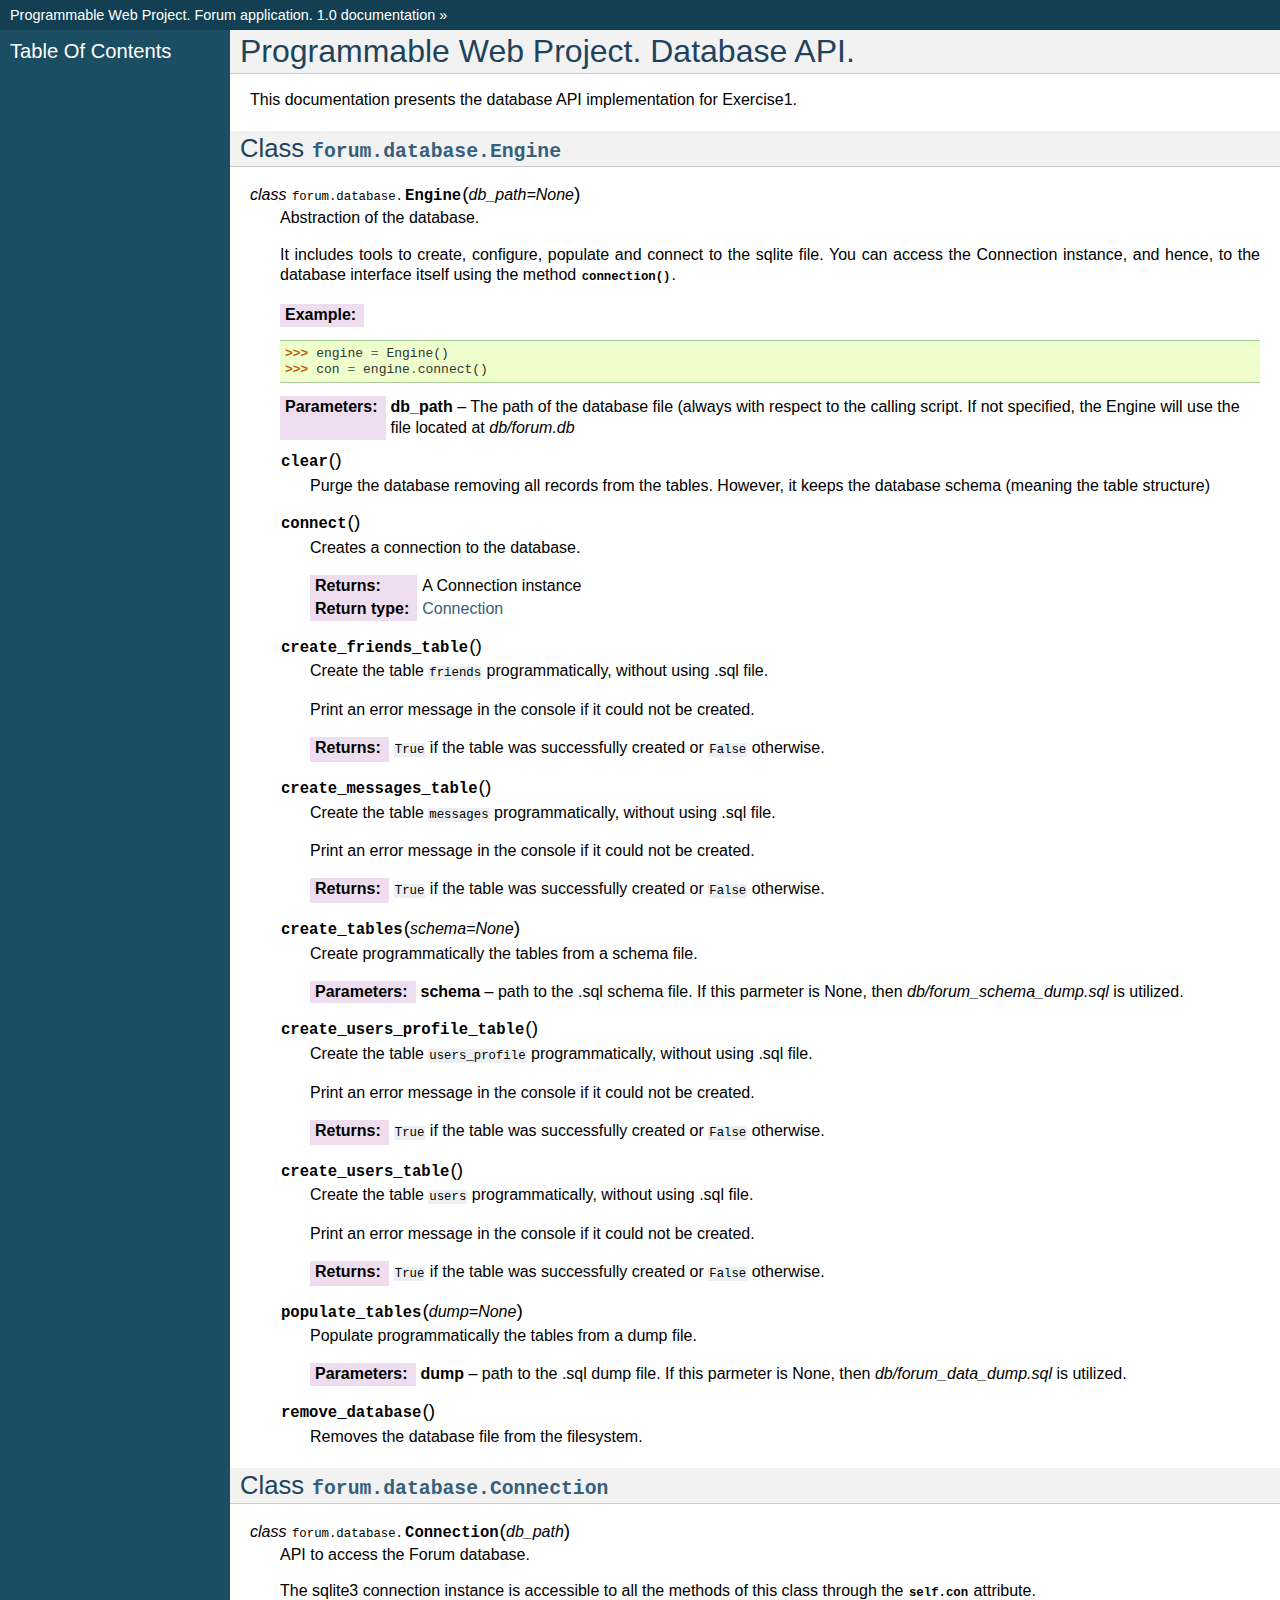
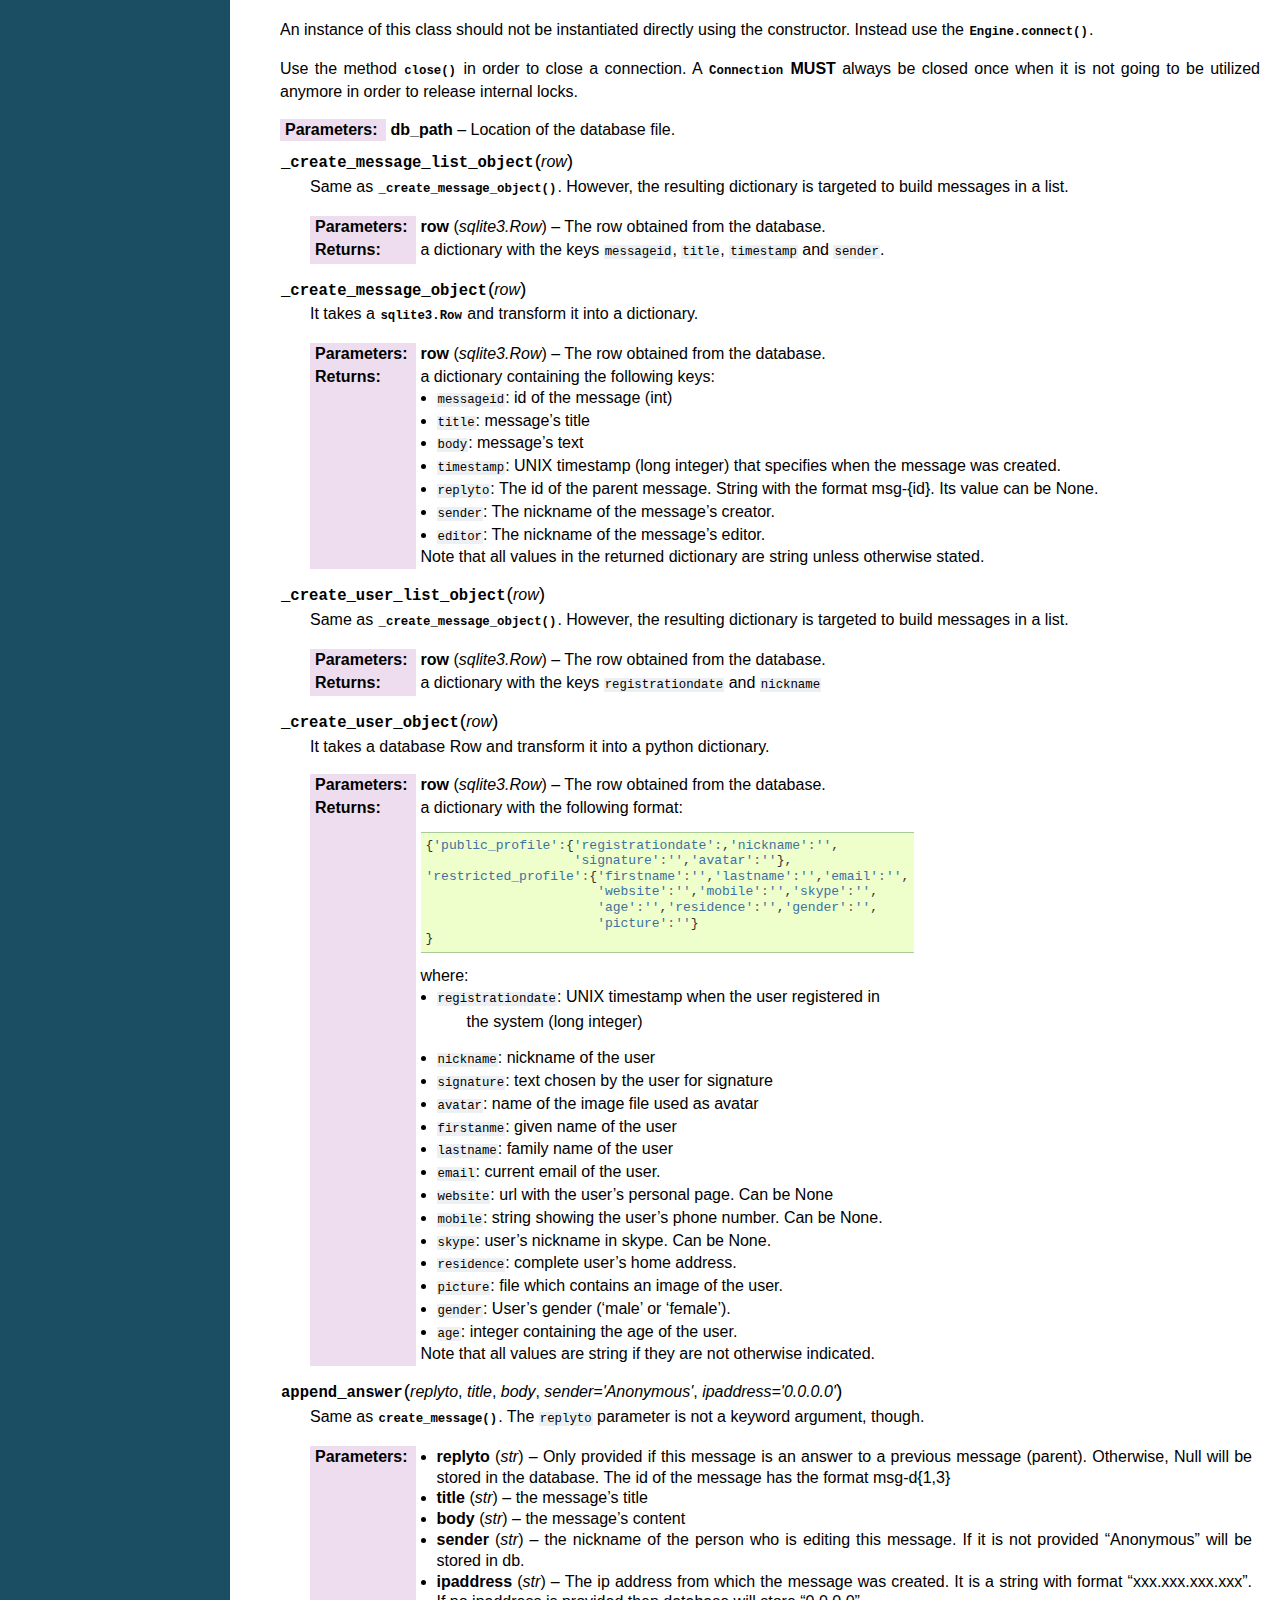
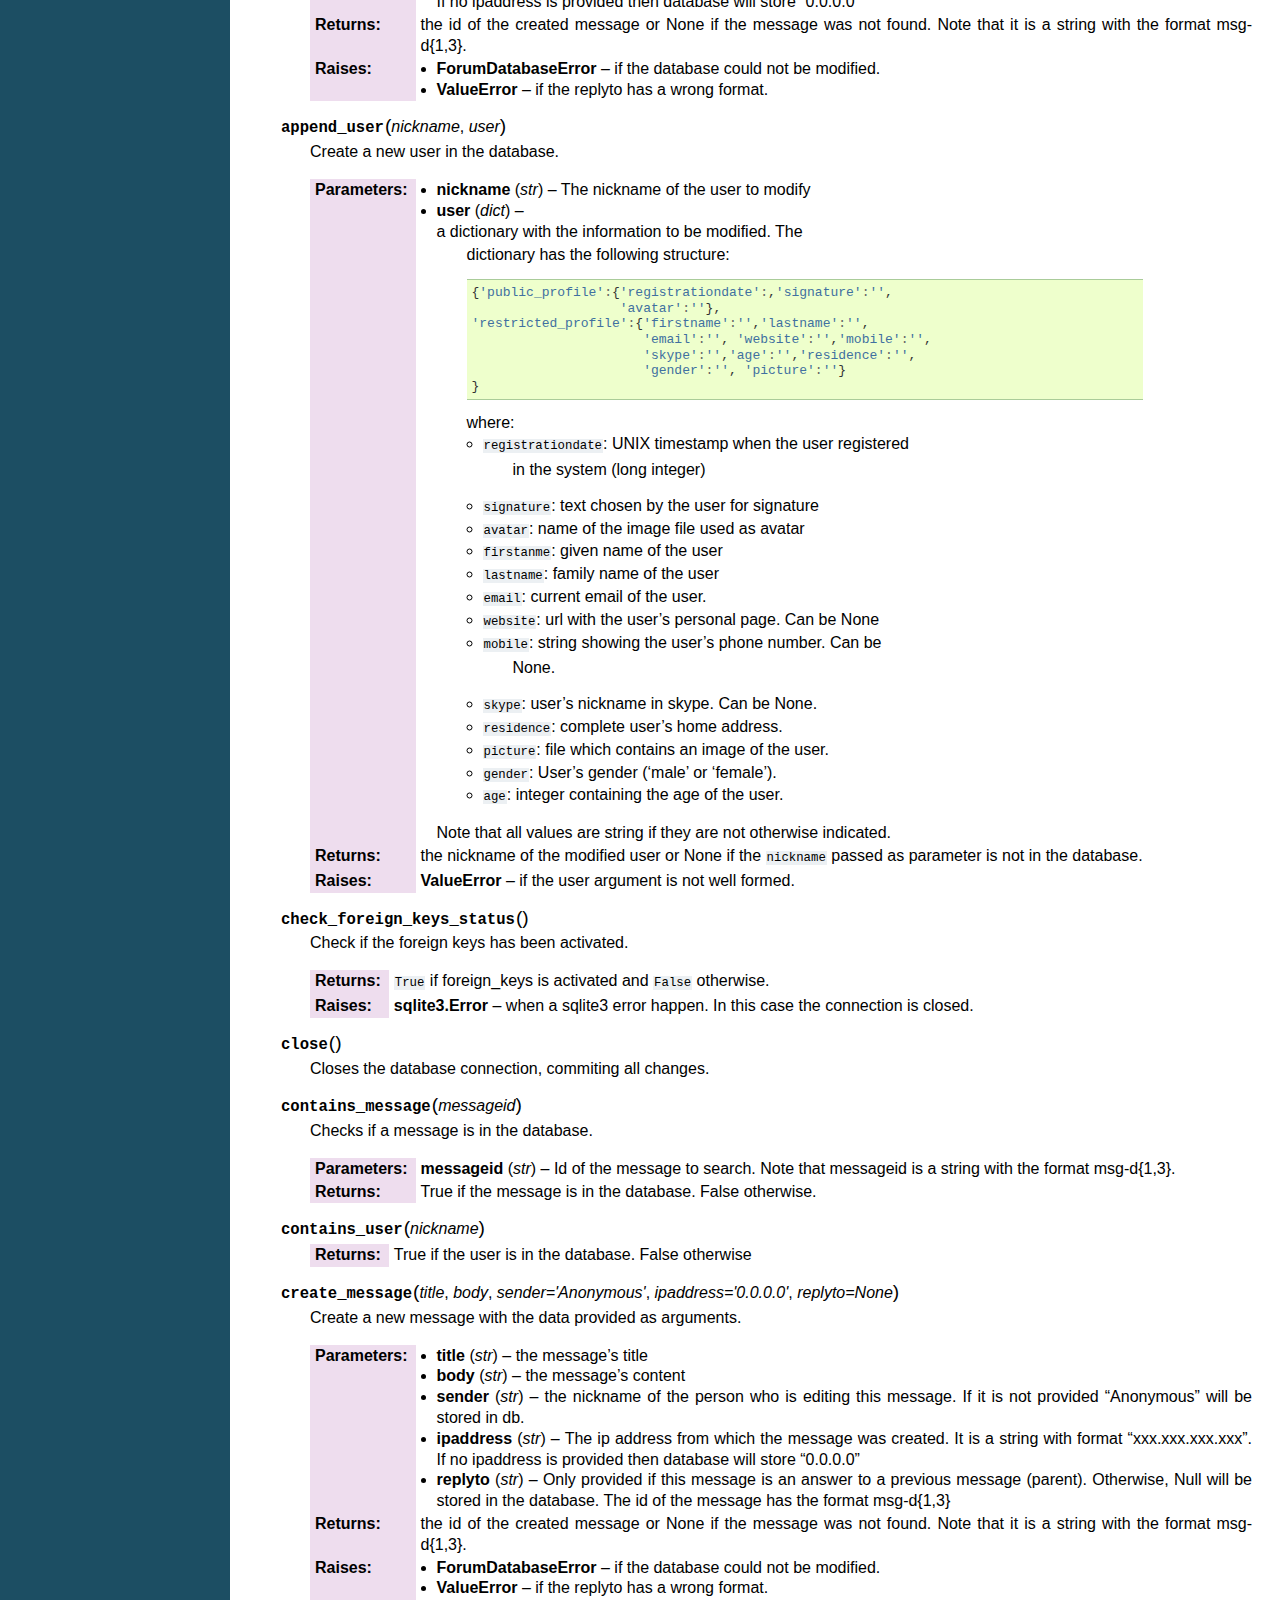
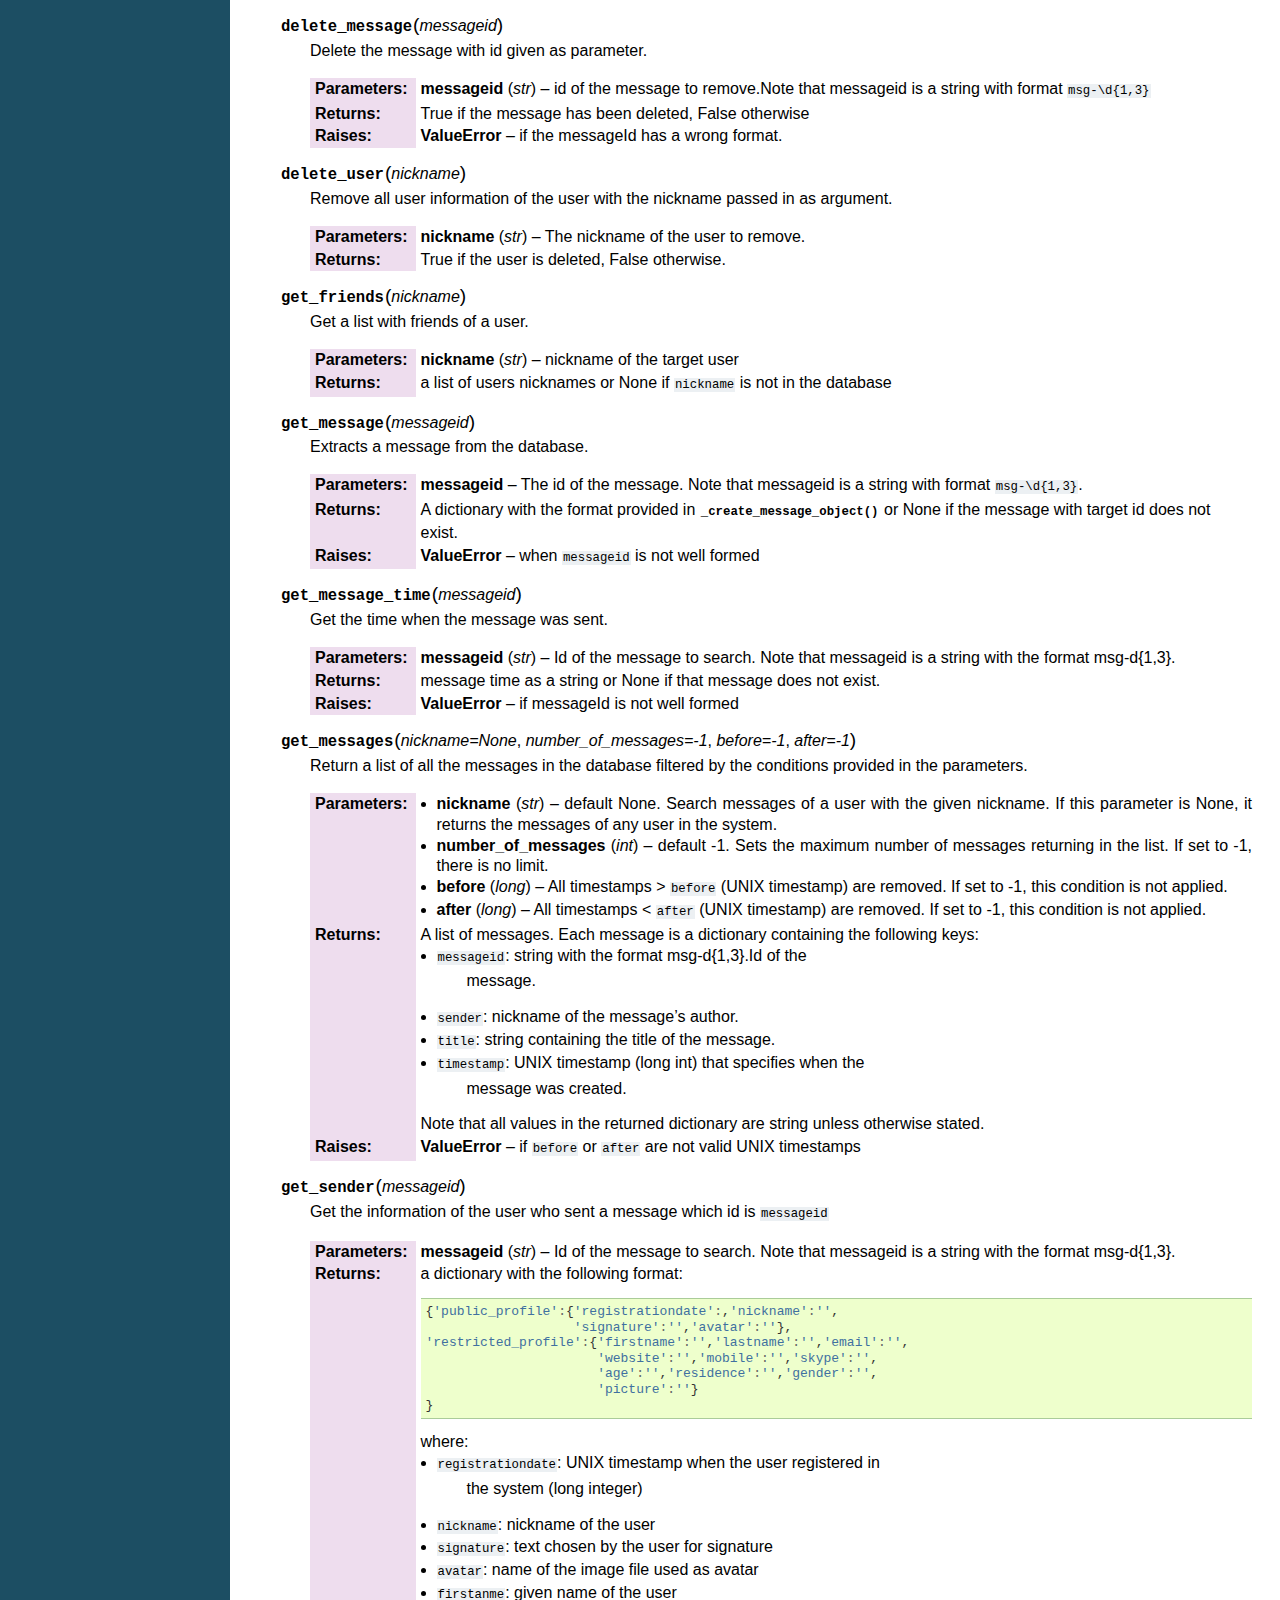
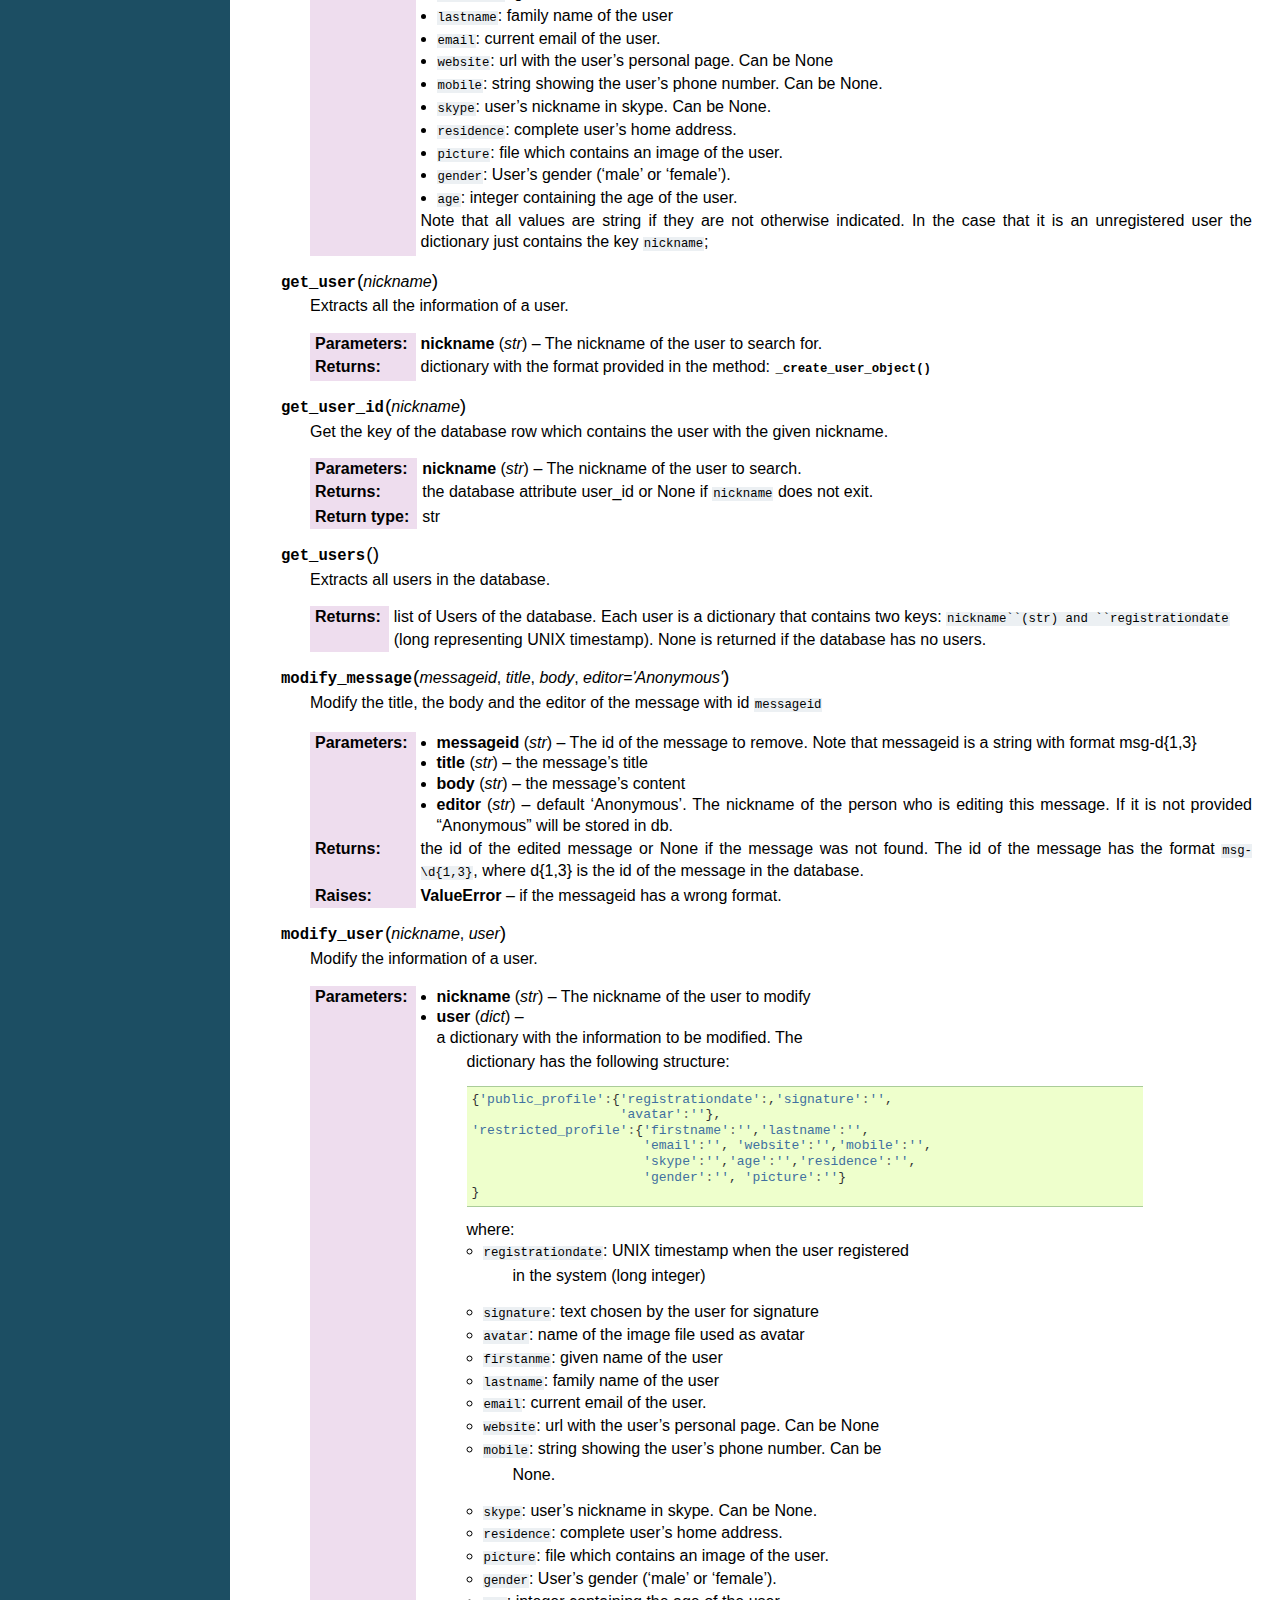
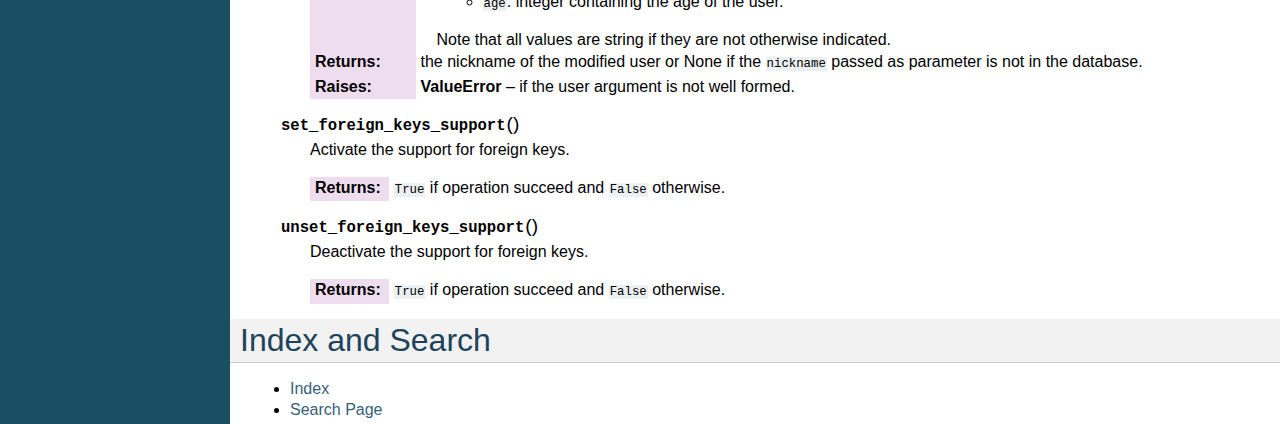
<file: documentation/_build/singlehtml/index.html>
<!DOCTYPE html PUBLIC "-//W3C//DTD XHTML 1.0 Transitional//EN"
  "http://www.w3.org/TR/xhtml1/DTD/xhtml1-transitional.dtd">


<html xmlns="http://www.w3.org/1999/xhtml">
  <head>
    <meta http-equiv="Content-Type" content="text/html; charset=utf-8" />
    
    <title>Programmable Web Project. Forum application. 1.0 documentation</title>
    
    <link rel="stylesheet" href="_static/classic.css" type="text/css" />
    <link rel="stylesheet" href="_static/pygments.css" type="text/css" />
    
    <script type="text/javascript">
      var DOCUMENTATION_OPTIONS = {
        URL_ROOT:    './',
        VERSION:     '1.0',
        COLLAPSE_INDEX: false,
        FILE_SUFFIX: '.html',
        HAS_SOURCE:  true
      };
    </script>
    <script type="text/javascript" src="_static/jquery.js"></script>
    <script type="text/javascript" src="_static/underscore.js"></script>
    <script type="text/javascript" src="_static/doctools.js"></script>
    <link rel="top" title="None" href="index.html#document-index" /> 
  </head>
  <body role="document">
    <div class="related" role="navigation" aria-label="related navigation">
      <h3>Navigation</h3>
      <ul>
        <li class="nav-item nav-item-0"><a href="index.html#document-index">Programmable Web Project. Forum application. 1.0 documentation</a> &raquo;</li> 
      </ul>
    </div>  

    <div class="document">
      <div class="documentwrapper">
        <div class="bodywrapper">
          <div class="body" role="main">
            
  <div class="section" id="programmable-web-project-database-api">
<h1>Programmable Web Project. Database API.<a class="headerlink" href="#programmable-web-project-database-api" title="Permalink to this headline">¶</a></h1>
<p>This documentation presents the database API implementation for Exercise1.</p>
<div class="section" id="class-forum-database-engine">
<h2>Class <a class="reference internal" href="#forum.database.Engine" title="forum.database.Engine"><code class="xref py py-class docutils literal"><span class="pre">forum.database.Engine</span></code></a><a class="headerlink" href="#class-forum-database-engine" title="Permalink to this headline">¶</a></h2>
<dl class="class">
<dt id="forum.database.Engine">
<em class="property">class </em><code class="descclassname">forum.database.</code><code class="descname">Engine</code><span class="sig-paren">(</span><em>db_path=None</em><span class="sig-paren">)</span><a class="headerlink" href="#forum.database.Engine" title="Permalink to this definition">¶</a></dt>
<dd><p>Abstraction of the database.</p>
<p>It includes tools to create, configure,
populate and connect to the sqlite file. You can access the Connection
instance, and hence, to the database interface itself using the method
<code class="xref py py-meth docutils literal"><span class="pre">connection()</span></code>.</p>
<table class="docutils field-list" frame="void" rules="none">
<col class="field-name" />
<col class="field-body" />
<tbody valign="top">
<tr class="field-odd field"><th class="field-name">Example:</th><td class="field-body"></td>
</tr>
</tbody>
</table>
<div class="highlight-python"><div class="highlight"><pre><span class="gp">&gt;&gt;&gt; </span><span class="n">engine</span> <span class="o">=</span> <span class="n">Engine</span><span class="p">()</span>
<span class="gp">&gt;&gt;&gt; </span><span class="n">con</span> <span class="o">=</span> <span class="n">engine</span><span class="o">.</span><span class="n">connect</span><span class="p">()</span>
</pre></div>
</div>
<table class="docutils field-list" frame="void" rules="none">
<col class="field-name" />
<col class="field-body" />
<tbody valign="top">
<tr class="field-odd field"><th class="field-name">Parameters:</th><td class="field-body"><strong>db_path</strong> &#8211; The path of the database file (always with respect to the
calling script. If not specified, the Engine will use the file located
at <em>db/forum.db</em></td>
</tr>
</tbody>
</table>
<dl class="method">
<dt id="forum.database.Engine.clear">
<code class="descname">clear</code><span class="sig-paren">(</span><span class="sig-paren">)</span><a class="headerlink" href="#forum.database.Engine.clear" title="Permalink to this definition">¶</a></dt>
<dd><p>Purge the database removing all records from the tables. However,
it keeps the database schema (meaning the table structure)</p>
</dd></dl>

<dl class="method">
<dt id="forum.database.Engine.connect">
<code class="descname">connect</code><span class="sig-paren">(</span><span class="sig-paren">)</span><a class="headerlink" href="#forum.database.Engine.connect" title="Permalink to this definition">¶</a></dt>
<dd><p>Creates a connection to the database.</p>
<table class="docutils field-list" frame="void" rules="none">
<col class="field-name" />
<col class="field-body" />
<tbody valign="top">
<tr class="field-odd field"><th class="field-name">Returns:</th><td class="field-body">A Connection instance</td>
</tr>
<tr class="field-even field"><th class="field-name">Return type:</th><td class="field-body"><a class="reference internal" href="#forum.database.Connection" title="forum.database.Connection">Connection</a></td>
</tr>
</tbody>
</table>
</dd></dl>

<dl class="method">
<dt id="forum.database.Engine.create_friends_table">
<code class="descname">create_friends_table</code><span class="sig-paren">(</span><span class="sig-paren">)</span><a class="headerlink" href="#forum.database.Engine.create_friends_table" title="Permalink to this definition">¶</a></dt>
<dd><p>Create the table <code class="docutils literal"><span class="pre">friends</span></code> programmatically, without using .sql file.</p>
<p>Print an error message in the console if it could not be created.</p>
<table class="docutils field-list" frame="void" rules="none">
<col class="field-name" />
<col class="field-body" />
<tbody valign="top">
<tr class="field-odd field"><th class="field-name">Returns:</th><td class="field-body"><code class="docutils literal"><span class="pre">True</span></code> if the table was successfully created or <code class="docutils literal"><span class="pre">False</span></code>
otherwise.</td>
</tr>
</tbody>
</table>
</dd></dl>

<dl class="method">
<dt id="forum.database.Engine.create_messages_table">
<code class="descname">create_messages_table</code><span class="sig-paren">(</span><span class="sig-paren">)</span><a class="headerlink" href="#forum.database.Engine.create_messages_table" title="Permalink to this definition">¶</a></dt>
<dd><p>Create the table <code class="docutils literal"><span class="pre">messages</span></code> programmatically, without using .sql file.</p>
<p>Print an error message in the console if it could not be created.</p>
<table class="docutils field-list" frame="void" rules="none">
<col class="field-name" />
<col class="field-body" />
<tbody valign="top">
<tr class="field-odd field"><th class="field-name">Returns:</th><td class="field-body"><code class="docutils literal"><span class="pre">True</span></code> if the table was successfully created or <code class="docutils literal"><span class="pre">False</span></code>
otherwise.</td>
</tr>
</tbody>
</table>
</dd></dl>

<dl class="method">
<dt id="forum.database.Engine.create_tables">
<code class="descname">create_tables</code><span class="sig-paren">(</span><em>schema=None</em><span class="sig-paren">)</span><a class="headerlink" href="#forum.database.Engine.create_tables" title="Permalink to this definition">¶</a></dt>
<dd><p>Create programmatically the tables from a schema file.</p>
<table class="docutils field-list" frame="void" rules="none">
<col class="field-name" />
<col class="field-body" />
<tbody valign="top">
<tr class="field-odd field"><th class="field-name">Parameters:</th><td class="field-body"><strong>schema</strong> &#8211; path to the .sql schema file. If this parmeter is
None, then <em>db/forum_schema_dump.sql</em> is utilized.</td>
</tr>
</tbody>
</table>
</dd></dl>

<dl class="method">
<dt id="forum.database.Engine.create_users_profile_table">
<code class="descname">create_users_profile_table</code><span class="sig-paren">(</span><span class="sig-paren">)</span><a class="headerlink" href="#forum.database.Engine.create_users_profile_table" title="Permalink to this definition">¶</a></dt>
<dd><p>Create the table <code class="docutils literal"><span class="pre">users_profile</span></code> programmatically, without using
.sql file.</p>
<p>Print an error message in the console if it could not be created.</p>
<table class="docutils field-list" frame="void" rules="none">
<col class="field-name" />
<col class="field-body" />
<tbody valign="top">
<tr class="field-odd field"><th class="field-name">Returns:</th><td class="field-body"><code class="docutils literal"><span class="pre">True</span></code> if the table was successfully created or <code class="docutils literal"><span class="pre">False</span></code>
otherwise.</td>
</tr>
</tbody>
</table>
</dd></dl>

<dl class="method">
<dt id="forum.database.Engine.create_users_table">
<code class="descname">create_users_table</code><span class="sig-paren">(</span><span class="sig-paren">)</span><a class="headerlink" href="#forum.database.Engine.create_users_table" title="Permalink to this definition">¶</a></dt>
<dd><p>Create the table <code class="docutils literal"><span class="pre">users</span></code> programmatically, without using .sql file.</p>
<p>Print an error message in the console if it could not be created.</p>
<table class="docutils field-list" frame="void" rules="none">
<col class="field-name" />
<col class="field-body" />
<tbody valign="top">
<tr class="field-odd field"><th class="field-name">Returns:</th><td class="field-body"><code class="docutils literal"><span class="pre">True</span></code> if the table was successfully created or <code class="docutils literal"><span class="pre">False</span></code>
otherwise.</td>
</tr>
</tbody>
</table>
</dd></dl>

<dl class="method">
<dt id="forum.database.Engine.populate_tables">
<code class="descname">populate_tables</code><span class="sig-paren">(</span><em>dump=None</em><span class="sig-paren">)</span><a class="headerlink" href="#forum.database.Engine.populate_tables" title="Permalink to this definition">¶</a></dt>
<dd><p>Populate programmatically the tables from a dump file.</p>
<table class="docutils field-list" frame="void" rules="none">
<col class="field-name" />
<col class="field-body" />
<tbody valign="top">
<tr class="field-odd field"><th class="field-name">Parameters:</th><td class="field-body"><strong>dump</strong> &#8211; path to the .sql dump file. If this parmeter is
None, then <em>db/forum_data_dump.sql</em> is utilized.</td>
</tr>
</tbody>
</table>
</dd></dl>

<dl class="method">
<dt id="forum.database.Engine.remove_database">
<code class="descname">remove_database</code><span class="sig-paren">(</span><span class="sig-paren">)</span><a class="headerlink" href="#forum.database.Engine.remove_database" title="Permalink to this definition">¶</a></dt>
<dd><p>Removes the database file from the filesystem.</p>
</dd></dl>

</dd></dl>

</div>
<div class="section" id="class-forum-database-connection">
<h2>Class <a class="reference internal" href="#forum.database.Connection" title="forum.database.Connection"><code class="xref py py-class docutils literal"><span class="pre">forum.database.Connection</span></code></a><a class="headerlink" href="#class-forum-database-connection" title="Permalink to this headline">¶</a></h2>
<dl class="class">
<dt id="forum.database.Connection">
<em class="property">class </em><code class="descclassname">forum.database.</code><code class="descname">Connection</code><span class="sig-paren">(</span><em>db_path</em><span class="sig-paren">)</span><a class="headerlink" href="#forum.database.Connection" title="Permalink to this definition">¶</a></dt>
<dd><p>API to access the Forum database.</p>
<p>The sqlite3 connection instance is accessible to all the methods of this
class through the <code class="xref py py-attr docutils literal"><span class="pre">self.con</span></code> attribute.</p>
<p>An instance of this class should not be instantiated directly using the
constructor. Instead use the <code class="xref py py-meth docutils literal"><span class="pre">Engine.connect()</span></code>.</p>
<p>Use the method <code class="xref py py-meth docutils literal"><span class="pre">close()</span></code> in order to close a connection.
A <code class="xref py py-class docutils literal"><span class="pre">Connection</span></code> <strong>MUST</strong> always be closed once when it is not going to be
utilized anymore in order to release internal locks.</p>
<table class="docutils field-list" frame="void" rules="none">
<col class="field-name" />
<col class="field-body" />
<tbody valign="top">
<tr class="field-odd field"><th class="field-name">Parameters:</th><td class="field-body"><strong>db_path</strong> &#8211; Location of the database file.</td>
</tr>
</tbody>
</table>
<dl class="method">
<dt id="forum.database.Connection._create_message_list_object">
<code class="descname">_create_message_list_object</code><span class="sig-paren">(</span><em>row</em><span class="sig-paren">)</span><a class="headerlink" href="#forum.database.Connection._create_message_list_object" title="Permalink to this definition">¶</a></dt>
<dd><p>Same as <code class="xref py py-meth docutils literal"><span class="pre">_create_message_object()</span></code>. However, the resulting
dictionary is targeted to build messages in a list.</p>
<table class="docutils field-list" frame="void" rules="none">
<col class="field-name" />
<col class="field-body" />
<tbody valign="top">
<tr class="field-odd field"><th class="field-name">Parameters:</th><td class="field-body"><strong>row</strong> (<em>sqlite3.Row</em>) &#8211; The row obtained from the database.</td>
</tr>
<tr class="field-even field"><th class="field-name">Returns:</th><td class="field-body">a dictionary with the keys <code class="docutils literal"><span class="pre">messageid</span></code>, <code class="docutils literal"><span class="pre">title</span></code>,
<code class="docutils literal"><span class="pre">timestamp</span></code> and <code class="docutils literal"><span class="pre">sender</span></code>.</td>
</tr>
</tbody>
</table>
</dd></dl>

<dl class="method">
<dt id="forum.database.Connection._create_message_object">
<code class="descname">_create_message_object</code><span class="sig-paren">(</span><em>row</em><span class="sig-paren">)</span><a class="headerlink" href="#forum.database.Connection._create_message_object" title="Permalink to this definition">¶</a></dt>
<dd><p>It takes a <code class="xref py py-class docutils literal"><span class="pre">sqlite3.Row</span></code> and transform it into a dictionary.</p>
<table class="docutils field-list" frame="void" rules="none">
<col class="field-name" />
<col class="field-body" />
<tbody valign="top">
<tr class="field-odd field"><th class="field-name">Parameters:</th><td class="field-body"><strong>row</strong> (<em>sqlite3.Row</em>) &#8211; The row obtained from the database.</td>
</tr>
<tr class="field-even field"><th class="field-name">Returns:</th><td class="field-body">a dictionary containing the following keys:<ul class="simple">
<li><code class="docutils literal"><span class="pre">messageid</span></code>: id of the message (int)</li>
<li><code class="docutils literal"><span class="pre">title</span></code>: message&#8217;s title</li>
<li><code class="docutils literal"><span class="pre">body</span></code>: message&#8217;s text</li>
<li><code class="docutils literal"><span class="pre">timestamp</span></code>: UNIX timestamp (long integer) that specifies when
the message was created.</li>
<li><code class="docutils literal"><span class="pre">replyto</span></code>: The id of the parent message. String with the format
msg-{id}. Its value can be None.</li>
<li><code class="docutils literal"><span class="pre">sender</span></code>: The nickname of the message&#8217;s creator.</li>
<li><code class="docutils literal"><span class="pre">editor</span></code>: The nickname of the message&#8217;s editor.</li>
</ul>
<p>Note that all values in the returned dictionary are string unless
otherwise stated.</p>
</td>
</tr>
</tbody>
</table>
</dd></dl>

<dl class="method">
<dt id="forum.database.Connection._create_user_list_object">
<code class="descname">_create_user_list_object</code><span class="sig-paren">(</span><em>row</em><span class="sig-paren">)</span><a class="headerlink" href="#forum.database.Connection._create_user_list_object" title="Permalink to this definition">¶</a></dt>
<dd><p>Same as <code class="xref py py-meth docutils literal"><span class="pre">_create_message_object()</span></code>. However, the resulting
dictionary is targeted to build messages in a list.</p>
<table class="docutils field-list" frame="void" rules="none">
<col class="field-name" />
<col class="field-body" />
<tbody valign="top">
<tr class="field-odd field"><th class="field-name">Parameters:</th><td class="field-body"><strong>row</strong> (<em>sqlite3.Row</em>) &#8211; The row obtained from the database.</td>
</tr>
<tr class="field-even field"><th class="field-name">Returns:</th><td class="field-body">a dictionary with the keys <code class="docutils literal"><span class="pre">registrationdate</span></code> and
<code class="docutils literal"><span class="pre">nickname</span></code></td>
</tr>
</tbody>
</table>
</dd></dl>

<dl class="method">
<dt id="forum.database.Connection._create_user_object">
<code class="descname">_create_user_object</code><span class="sig-paren">(</span><em>row</em><span class="sig-paren">)</span><a class="headerlink" href="#forum.database.Connection._create_user_object" title="Permalink to this definition">¶</a></dt>
<dd><p>It takes a database Row and transform it into a python dictionary.</p>
<table class="docutils field-list" frame="void" rules="none">
<col class="field-name" />
<col class="field-body" />
<tbody valign="top">
<tr class="field-odd field"><th class="field-name">Parameters:</th><td class="field-body"><strong>row</strong> (<em>sqlite3.Row</em>) &#8211; The row obtained from the database.</td>
</tr>
<tr class="field-even field"><th class="field-name">Returns:</th><td class="field-body">a dictionary with the following format:<div class="highlight-javascript"><div class="highlight"><pre><span class="p">{</span><span class="s1">&#39;public_profile&#39;</span><span class="o">:</span><span class="p">{</span><span class="s1">&#39;registrationdate&#39;</span><span class="o">:</span><span class="p">,</span><span class="s1">&#39;nickname&#39;</span><span class="o">:</span><span class="s1">&#39;&#39;</span><span class="p">,</span>
                   <span class="s1">&#39;signature&#39;</span><span class="o">:</span><span class="s1">&#39;&#39;</span><span class="p">,</span><span class="s1">&#39;avatar&#39;</span><span class="o">:</span><span class="s1">&#39;&#39;</span><span class="p">},</span>
<span class="s1">&#39;restricted_profile&#39;</span><span class="o">:</span><span class="p">{</span><span class="s1">&#39;firstname&#39;</span><span class="o">:</span><span class="s1">&#39;&#39;</span><span class="p">,</span><span class="s1">&#39;lastname&#39;</span><span class="o">:</span><span class="s1">&#39;&#39;</span><span class="p">,</span><span class="s1">&#39;email&#39;</span><span class="o">:</span><span class="s1">&#39;&#39;</span><span class="p">,</span>
                      <span class="s1">&#39;website&#39;</span><span class="o">:</span><span class="s1">&#39;&#39;</span><span class="p">,</span><span class="s1">&#39;mobile&#39;</span><span class="o">:</span><span class="s1">&#39;&#39;</span><span class="p">,</span><span class="s1">&#39;skype&#39;</span><span class="o">:</span><span class="s1">&#39;&#39;</span><span class="p">,</span>
                      <span class="s1">&#39;age&#39;</span><span class="o">:</span><span class="s1">&#39;&#39;</span><span class="p">,</span><span class="s1">&#39;residence&#39;</span><span class="o">:</span><span class="s1">&#39;&#39;</span><span class="p">,</span><span class="s1">&#39;gender&#39;</span><span class="o">:</span><span class="s1">&#39;&#39;</span><span class="p">,</span>
                      <span class="s1">&#39;picture&#39;</span><span class="o">:</span><span class="s1">&#39;&#39;</span><span class="p">}</span>
<span class="p">}</span>
</pre></div>
</div>
<p>where:</p>
<ul>
<li><dl class="first docutils">
<dt><code class="docutils literal"><span class="pre">registrationdate</span></code>: UNIX timestamp when the user registered in</dt>
<dd>the system (long integer)</dd>
</dl>
</li>
<li><code class="docutils literal"><span class="pre">nickname</span></code>: nickname of the user</li>
<li><code class="docutils literal"><span class="pre">signature</span></code>: text chosen by the user for signature</li>
<li><code class="docutils literal"><span class="pre">avatar</span></code>: name of the image file used as avatar</li>
<li><code class="docutils literal"><span class="pre">firstanme</span></code>: given name of the user</li>
<li><code class="docutils literal"><span class="pre">lastname</span></code>: family name of the user</li>
<li><code class="docutils literal"><span class="pre">email</span></code>: current email of the user.</li>
<li><code class="docutils literal"><span class="pre">website</span></code>: url with the user&#8217;s personal page. Can be None</li>
<li><code class="docutils literal"><span class="pre">mobile</span></code>: string showing the user&#8217;s phone number. Can be None.</li>
<li><code class="docutils literal"><span class="pre">skype</span></code>: user&#8217;s nickname in skype. Can be None.</li>
<li><code class="docutils literal"><span class="pre">residence</span></code>: complete user&#8217;s home address.</li>
<li><code class="docutils literal"><span class="pre">picture</span></code>: file which contains an image of the user.</li>
<li><code class="docutils literal"><span class="pre">gender</span></code>: User&#8217;s gender (&#8216;male&#8217; or &#8216;female&#8217;).</li>
<li><code class="docutils literal"><span class="pre">age</span></code>: integer containing the age of the user.</li>
</ul>
<p>Note that all values are string if they are not otherwise indicated.</p>
</td>
</tr>
</tbody>
</table>
</dd></dl>

<dl class="method">
<dt id="forum.database.Connection.append_answer">
<code class="descname">append_answer</code><span class="sig-paren">(</span><em>replyto</em>, <em>title</em>, <em>body</em>, <em>sender='Anonymous'</em>, <em>ipaddress='0.0.0.0'</em><span class="sig-paren">)</span><a class="headerlink" href="#forum.database.Connection.append_answer" title="Permalink to this definition">¶</a></dt>
<dd><p>Same as <code class="xref py py-meth docutils literal"><span class="pre">create_message()</span></code>. The <code class="docutils literal"><span class="pre">replyto</span></code> parameter is not
a keyword argument, though.</p>
<table class="docutils field-list" frame="void" rules="none">
<col class="field-name" />
<col class="field-body" />
<tbody valign="top">
<tr class="field-odd field"><th class="field-name">Parameters:</th><td class="field-body"><ul class="first simple">
<li><strong>replyto</strong> (<em>str</em>) &#8211; Only provided if this message is an answer to a
previous message (parent). Otherwise, Null will be stored in the
database. The id of the message has the format msg-d{1,3}</li>
<li><strong>title</strong> (<em>str</em>) &#8211; the message&#8217;s title</li>
<li><strong>body</strong> (<em>str</em>) &#8211; the message&#8217;s content</li>
<li><strong>sender</strong> (<em>str</em>) &#8211; the nickname of the person who is editing this
message. If it is not provided &#8220;Anonymous&#8221; will be stored in db.</li>
<li><strong>ipaddress</strong> (<em>str</em>) &#8211; The ip address from which the message was created.
It is a string with format &#8220;xxx.xxx.xxx.xxx&#8221;. If no ipaddress is
provided then database will store &#8220;0.0.0.0&#8221;</li>
</ul>
</td>
</tr>
<tr class="field-even field"><th class="field-name">Returns:</th><td class="field-body"><p class="first">the id of the created message or None if the message was
not found. Note that it is a string with the format msg-d{1,3}.</p>
</td>
</tr>
<tr class="field-odd field"><th class="field-name">Raises:</th><td class="field-body"><ul class="first last simple">
<li><strong>ForumDatabaseError</strong> &#8211; if the database could not be modified.</li>
<li><strong>ValueError</strong> &#8211; if the replyto has a wrong format.</li>
</ul>
</td>
</tr>
</tbody>
</table>
</dd></dl>

<dl class="method">
<dt id="forum.database.Connection.append_user">
<code class="descname">append_user</code><span class="sig-paren">(</span><em>nickname</em>, <em>user</em><span class="sig-paren">)</span><a class="headerlink" href="#forum.database.Connection.append_user" title="Permalink to this definition">¶</a></dt>
<dd><p>Create a new user in the database.</p>
<table class="docutils field-list" frame="void" rules="none">
<col class="field-name" />
<col class="field-body" />
<tbody valign="top">
<tr class="field-odd field"><th class="field-name">Parameters:</th><td class="field-body"><ul class="first simple">
<li><strong>nickname</strong> (<em>str</em>) &#8211; The nickname of the user to modify</li>
<li><strong>user</strong> (<em>dict</em>) &#8211; <dl class="docutils">
<dt>a dictionary with the information to be modified. The</dt>
<dd>dictionary has the following structure:<div class="highlight-javascript"><div class="highlight"><pre><span class="p">{</span><span class="s1">&#39;public_profile&#39;</span><span class="o">:</span><span class="p">{</span><span class="s1">&#39;registrationdate&#39;</span><span class="o">:</span><span class="p">,</span><span class="s1">&#39;signature&#39;</span><span class="o">:</span><span class="s1">&#39;&#39;</span><span class="p">,</span>
                   <span class="s1">&#39;avatar&#39;</span><span class="o">:</span><span class="s1">&#39;&#39;</span><span class="p">},</span>
<span class="s1">&#39;restricted_profile&#39;</span><span class="o">:</span><span class="p">{</span><span class="s1">&#39;firstname&#39;</span><span class="o">:</span><span class="s1">&#39;&#39;</span><span class="p">,</span><span class="s1">&#39;lastname&#39;</span><span class="o">:</span><span class="s1">&#39;&#39;</span><span class="p">,</span>
                      <span class="s1">&#39;email&#39;</span><span class="o">:</span><span class="s1">&#39;&#39;</span><span class="p">,</span> <span class="s1">&#39;website&#39;</span><span class="o">:</span><span class="s1">&#39;&#39;</span><span class="p">,</span><span class="s1">&#39;mobile&#39;</span><span class="o">:</span><span class="s1">&#39;&#39;</span><span class="p">,</span>
                      <span class="s1">&#39;skype&#39;</span><span class="o">:</span><span class="s1">&#39;&#39;</span><span class="p">,</span><span class="s1">&#39;age&#39;</span><span class="o">:</span><span class="s1">&#39;&#39;</span><span class="p">,</span><span class="s1">&#39;residence&#39;</span><span class="o">:</span><span class="s1">&#39;&#39;</span><span class="p">,</span>
                      <span class="s1">&#39;gender&#39;</span><span class="o">:</span><span class="s1">&#39;&#39;</span><span class="p">,</span> <span class="s1">&#39;picture&#39;</span><span class="o">:</span><span class="s1">&#39;&#39;</span><span class="p">}</span>
<span class="p">}</span>
</pre></div>
</div>
<p>where:</p>
<ul class="last">
<li><dl class="first docutils">
<dt><code class="docutils literal"><span class="pre">registrationdate</span></code>: UNIX timestamp when the user registered</dt>
<dd>in the system (long integer)</dd>
</dl>
</li>
<li><code class="docutils literal"><span class="pre">signature</span></code>: text chosen by the user for signature</li>
<li><code class="docutils literal"><span class="pre">avatar</span></code>: name of the image file used as avatar</li>
<li><code class="docutils literal"><span class="pre">firstanme</span></code>: given name of the user</li>
<li><code class="docutils literal"><span class="pre">lastname</span></code>: family name of the user</li>
<li><code class="docutils literal"><span class="pre">email</span></code>: current email of the user.</li>
<li><code class="docutils literal"><span class="pre">website</span></code>: url with the user&#8217;s personal page. Can be None</li>
<li><dl class="first docutils">
<dt><code class="docutils literal"><span class="pre">mobile</span></code>: string showing the user&#8217;s phone number. Can be</dt>
<dd>None.</dd>
</dl>
</li>
<li><code class="docutils literal"><span class="pre">skype</span></code>: user&#8217;s nickname in skype. Can be None.</li>
<li><code class="docutils literal"><span class="pre">residence</span></code>: complete user&#8217;s home address.</li>
<li><code class="docutils literal"><span class="pre">picture</span></code>: file which contains an image of the user.</li>
<li><code class="docutils literal"><span class="pre">gender</span></code>: User&#8217;s gender (&#8216;male&#8217; or &#8216;female&#8217;).</li>
<li><code class="docutils literal"><span class="pre">age</span></code>: integer containing the age of the user.</li>
</ul>
</dd>
</dl>
<p>Note that all values are string if they are not otherwise indicated.</p>
</li>
</ul>
</td>
</tr>
<tr class="field-even field"><th class="field-name">Returns:</th><td class="field-body"><p class="first">the nickname of the modified user or None if the
<code class="docutils literal"><span class="pre">nickname</span></code> passed as parameter is not  in the database.</p>
</td>
</tr>
<tr class="field-odd field"><th class="field-name">Raises:</th><td class="field-body"><p class="first last"><strong>ValueError</strong> &#8211; if the user argument is not well formed.</p>
</td>
</tr>
</tbody>
</table>
</dd></dl>

<dl class="method">
<dt id="forum.database.Connection.check_foreign_keys_status">
<code class="descname">check_foreign_keys_status</code><span class="sig-paren">(</span><span class="sig-paren">)</span><a class="headerlink" href="#forum.database.Connection.check_foreign_keys_status" title="Permalink to this definition">¶</a></dt>
<dd><p>Check if the foreign keys has been activated.</p>
<table class="docutils field-list" frame="void" rules="none">
<col class="field-name" />
<col class="field-body" />
<tbody valign="top">
<tr class="field-odd field"><th class="field-name">Returns:</th><td class="field-body"><code class="docutils literal"><span class="pre">True</span></code> if  foreign_keys is activated and <code class="docutils literal"><span class="pre">False</span></code> otherwise.</td>
</tr>
<tr class="field-even field"><th class="field-name">Raises:</th><td class="field-body"><strong>sqlite3.Error</strong> &#8211; when a sqlite3 error happen. In this case the
connection is closed.</td>
</tr>
</tbody>
</table>
</dd></dl>

<dl class="method">
<dt id="forum.database.Connection.close">
<code class="descname">close</code><span class="sig-paren">(</span><span class="sig-paren">)</span><a class="headerlink" href="#forum.database.Connection.close" title="Permalink to this definition">¶</a></dt>
<dd><p>Closes the database connection, commiting all changes.</p>
</dd></dl>

<dl class="method">
<dt id="forum.database.Connection.contains_message">
<code class="descname">contains_message</code><span class="sig-paren">(</span><em>messageid</em><span class="sig-paren">)</span><a class="headerlink" href="#forum.database.Connection.contains_message" title="Permalink to this definition">¶</a></dt>
<dd><p>Checks if a message is in the database.</p>
<table class="docutils field-list" frame="void" rules="none">
<col class="field-name" />
<col class="field-body" />
<tbody valign="top">
<tr class="field-odd field"><th class="field-name">Parameters:</th><td class="field-body"><strong>messageid</strong> (<em>str</em>) &#8211; Id of the message to search. Note that messageid
is a string with the format msg-d{1,3}.</td>
</tr>
<tr class="field-even field"><th class="field-name">Returns:</th><td class="field-body">True if the message is in the database. False otherwise.</td>
</tr>
</tbody>
</table>
</dd></dl>

<dl class="method">
<dt id="forum.database.Connection.contains_user">
<code class="descname">contains_user</code><span class="sig-paren">(</span><em>nickname</em><span class="sig-paren">)</span><a class="headerlink" href="#forum.database.Connection.contains_user" title="Permalink to this definition">¶</a></dt>
<dd><table class="docutils field-list" frame="void" rules="none">
<col class="field-name" />
<col class="field-body" />
<tbody valign="top">
<tr class="field-odd field"><th class="field-name">Returns:</th><td class="field-body">True if the user is in the database. False otherwise</td>
</tr>
</tbody>
</table>
</dd></dl>

<dl class="method">
<dt id="forum.database.Connection.create_message">
<code class="descname">create_message</code><span class="sig-paren">(</span><em>title</em>, <em>body</em>, <em>sender='Anonymous'</em>, <em>ipaddress='0.0.0.0'</em>, <em>replyto=None</em><span class="sig-paren">)</span><a class="headerlink" href="#forum.database.Connection.create_message" title="Permalink to this definition">¶</a></dt>
<dd><p>Create a new message with the data provided as arguments.</p>
<table class="docutils field-list" frame="void" rules="none">
<col class="field-name" />
<col class="field-body" />
<tbody valign="top">
<tr class="field-odd field"><th class="field-name">Parameters:</th><td class="field-body"><ul class="first simple">
<li><strong>title</strong> (<em>str</em>) &#8211; the message&#8217;s title</li>
<li><strong>body</strong> (<em>str</em>) &#8211; the message&#8217;s content</li>
<li><strong>sender</strong> (<em>str</em>) &#8211; the nickname of the person who is editing this
message. If it is not provided &#8220;Anonymous&#8221; will be stored in db.</li>
<li><strong>ipaddress</strong> (<em>str</em>) &#8211; The ip address from which the message was created.
It is a string with format &#8220;xxx.xxx.xxx.xxx&#8221;. If no ipaddress is
provided then database will store &#8220;0.0.0.0&#8221;</li>
<li><strong>replyto</strong> (<em>str</em>) &#8211; Only provided if this message is an answer to a
previous message (parent). Otherwise, Null will be stored in the
database. The id of the message has the format msg-d{1,3}</li>
</ul>
</td>
</tr>
<tr class="field-even field"><th class="field-name">Returns:</th><td class="field-body"><p class="first">the id of the created message or None if the message was
not found. Note that it is a string with the format msg-d{1,3}.</p>
</td>
</tr>
<tr class="field-odd field"><th class="field-name">Raises:</th><td class="field-body"><ul class="first last simple">
<li><strong>ForumDatabaseError</strong> &#8211; if the database could not be modified.</li>
<li><strong>ValueError</strong> &#8211; if the replyto has a wrong format.</li>
</ul>
</td>
</tr>
</tbody>
</table>
</dd></dl>

<dl class="method">
<dt id="forum.database.Connection.delete_message">
<code class="descname">delete_message</code><span class="sig-paren">(</span><em>messageid</em><span class="sig-paren">)</span><a class="headerlink" href="#forum.database.Connection.delete_message" title="Permalink to this definition">¶</a></dt>
<dd><p>Delete the message with id given as parameter.</p>
<table class="docutils field-list" frame="void" rules="none">
<col class="field-name" />
<col class="field-body" />
<tbody valign="top">
<tr class="field-odd field"><th class="field-name">Parameters:</th><td class="field-body"><strong>messageid</strong> (<em>str</em>) &#8211; id of the message to remove.Note that messageid
is a string with format <code class="docutils literal"><span class="pre">msg-\d{1,3}</span></code></td>
</tr>
<tr class="field-even field"><th class="field-name">Returns:</th><td class="field-body">True if the message has been deleted, False otherwise</td>
</tr>
<tr class="field-odd field"><th class="field-name">Raises:</th><td class="field-body"><strong>ValueError</strong> &#8211; if the messageId has a wrong format.</td>
</tr>
</tbody>
</table>
</dd></dl>

<dl class="method">
<dt id="forum.database.Connection.delete_user">
<code class="descname">delete_user</code><span class="sig-paren">(</span><em>nickname</em><span class="sig-paren">)</span><a class="headerlink" href="#forum.database.Connection.delete_user" title="Permalink to this definition">¶</a></dt>
<dd><p>Remove all user information of the user with the nickname passed in as
argument.</p>
<table class="docutils field-list" frame="void" rules="none">
<col class="field-name" />
<col class="field-body" />
<tbody valign="top">
<tr class="field-odd field"><th class="field-name">Parameters:</th><td class="field-body"><strong>nickname</strong> (<em>str</em>) &#8211; The nickname of the user to remove.</td>
</tr>
<tr class="field-even field"><th class="field-name">Returns:</th><td class="field-body">True if the user is deleted, False otherwise.</td>
</tr>
</tbody>
</table>
</dd></dl>

<dl class="method">
<dt id="forum.database.Connection.get_friends">
<code class="descname">get_friends</code><span class="sig-paren">(</span><em>nickname</em><span class="sig-paren">)</span><a class="headerlink" href="#forum.database.Connection.get_friends" title="Permalink to this definition">¶</a></dt>
<dd><p>Get a list with friends of a user.</p>
<table class="docutils field-list" frame="void" rules="none">
<col class="field-name" />
<col class="field-body" />
<tbody valign="top">
<tr class="field-odd field"><th class="field-name">Parameters:</th><td class="field-body"><strong>nickname</strong> (<em>str</em>) &#8211; nickname of the target user</td>
</tr>
<tr class="field-even field"><th class="field-name">Returns:</th><td class="field-body">a list of users nicknames or None if <code class="docutils literal"><span class="pre">nickname</span></code> is not in the
database</td>
</tr>
</tbody>
</table>
</dd></dl>

<dl class="method">
<dt id="forum.database.Connection.get_message">
<code class="descname">get_message</code><span class="sig-paren">(</span><em>messageid</em><span class="sig-paren">)</span><a class="headerlink" href="#forum.database.Connection.get_message" title="Permalink to this definition">¶</a></dt>
<dd><p>Extracts a message from the database.</p>
<table class="docutils field-list" frame="void" rules="none">
<col class="field-name" />
<col class="field-body" />
<tbody valign="top">
<tr class="field-odd field"><th class="field-name">Parameters:</th><td class="field-body"><strong>messageid</strong> &#8211; The id of the message. Note that messageid is a
string with format <code class="docutils literal"><span class="pre">msg-\d{1,3}</span></code>.</td>
</tr>
<tr class="field-even field"><th class="field-name">Returns:</th><td class="field-body">A dictionary with the format provided in
<code class="xref py py-meth docutils literal"><span class="pre">_create_message_object()</span></code> or None if the message with target
id does not exist.</td>
</tr>
<tr class="field-odd field"><th class="field-name">Raises:</th><td class="field-body"><strong>ValueError</strong> &#8211; when <code class="docutils literal"><span class="pre">messageid</span></code> is not well formed</td>
</tr>
</tbody>
</table>
</dd></dl>

<dl class="method">
<dt id="forum.database.Connection.get_message_time">
<code class="descname">get_message_time</code><span class="sig-paren">(</span><em>messageid</em><span class="sig-paren">)</span><a class="headerlink" href="#forum.database.Connection.get_message_time" title="Permalink to this definition">¶</a></dt>
<dd><p>Get the time when the message was sent.</p>
<table class="docutils field-list" frame="void" rules="none">
<col class="field-name" />
<col class="field-body" />
<tbody valign="top">
<tr class="field-odd field"><th class="field-name">Parameters:</th><td class="field-body"><strong>messageid</strong> (<em>str</em>) &#8211; Id of the message to search. Note that messageid
is a string with the format msg-d{1,3}.</td>
</tr>
<tr class="field-even field"><th class="field-name">Returns:</th><td class="field-body">message time as a string or None if that message does not
exist.</td>
</tr>
<tr class="field-odd field"><th class="field-name">Raises:</th><td class="field-body"><strong>ValueError</strong> &#8211; if messageId is not well formed</td>
</tr>
</tbody>
</table>
</dd></dl>

<dl class="method">
<dt id="forum.database.Connection.get_messages">
<code class="descname">get_messages</code><span class="sig-paren">(</span><em>nickname=None</em>, <em>number_of_messages=-1</em>, <em>before=-1</em>, <em>after=-1</em><span class="sig-paren">)</span><a class="headerlink" href="#forum.database.Connection.get_messages" title="Permalink to this definition">¶</a></dt>
<dd><p>Return a list of all the messages in the database filtered by the
conditions provided in the parameters.</p>
<table class="docutils field-list" frame="void" rules="none">
<col class="field-name" />
<col class="field-body" />
<tbody valign="top">
<tr class="field-odd field"><th class="field-name">Parameters:</th><td class="field-body"><ul class="first simple">
<li><strong>nickname</strong> (<em>str</em>) &#8211; default None. Search messages of a user with the given
nickname. If this parameter is None, it returns the messages of
any user in the system.</li>
<li><strong>number_of_messages</strong> (<em>int</em>) &#8211; default -1. Sets the maximum number of
messages returning in the list. If set to -1, there is no limit.</li>
<li><strong>before</strong> (<em>long</em>) &#8211; All timestamps &gt; <code class="docutils literal"><span class="pre">before</span></code> (UNIX timestamp) are removed.
If set to -1, this condition is not applied.</li>
<li><strong>after</strong> (<em>long</em>) &#8211; All timestamps &lt; <code class="docutils literal"><span class="pre">after</span></code> (UNIX timestamp) are removed.
If set to -1, this condition is not applied.</li>
</ul>
</td>
</tr>
<tr class="field-even field"><th class="field-name">Returns:</th><td class="field-body"><p class="first"><p>A list of messages. Each message is a dictionary containing
the following keys:</p>
<ul>
<li><dl class="first docutils">
<dt><code class="docutils literal"><span class="pre">messageid</span></code>: string with the format msg-d{1,3}.Id of the</dt>
<dd><p class="first last">message.</p>
</dd>
</dl>
</li>
<li><p class="first"><code class="docutils literal"><span class="pre">sender</span></code>: nickname of the message&#8217;s author.</p>
</li>
<li><p class="first"><code class="docutils literal"><span class="pre">title</span></code>: string containing the title of the message.</p>
</li>
<li><dl class="first docutils">
<dt><code class="docutils literal"><span class="pre">timestamp</span></code>: UNIX timestamp (long int) that specifies when the</dt>
<dd><p class="first last">message was created.</p>
</dd>
</dl>
</li>
</ul>
<p>Note that all values in the returned dictionary are string unless
otherwise stated.</p>
</p>
</td>
</tr>
<tr class="field-odd field"><th class="field-name">Raises:</th><td class="field-body"><p class="first last"><strong>ValueError</strong> &#8211; if <code class="docutils literal"><span class="pre">before</span></code> or <code class="docutils literal"><span class="pre">after</span></code> are not valid UNIX
timestamps</p>
</td>
</tr>
</tbody>
</table>
</dd></dl>

<dl class="method">
<dt id="forum.database.Connection.get_sender">
<code class="descname">get_sender</code><span class="sig-paren">(</span><em>messageid</em><span class="sig-paren">)</span><a class="headerlink" href="#forum.database.Connection.get_sender" title="Permalink to this definition">¶</a></dt>
<dd><p>Get the information of the user who sent a message which id is
<code class="docutils literal"><span class="pre">messageid</span></code></p>
<table class="docutils field-list" frame="void" rules="none">
<col class="field-name" />
<col class="field-body" />
<tbody valign="top">
<tr class="field-odd field"><th class="field-name">Parameters:</th><td class="field-body"><strong>messageid</strong> (<em>str</em>) &#8211; Id of the message to search. Note that messageid
is a string with the format msg-d{1,3}.</td>
</tr>
<tr class="field-even field"><th class="field-name">Returns:</th><td class="field-body">a dictionary with the following format:<div class="highlight-javascript"><div class="highlight"><pre><span class="p">{</span><span class="s1">&#39;public_profile&#39;</span><span class="o">:</span><span class="p">{</span><span class="s1">&#39;registrationdate&#39;</span><span class="o">:</span><span class="p">,</span><span class="s1">&#39;nickname&#39;</span><span class="o">:</span><span class="s1">&#39;&#39;</span><span class="p">,</span>
                   <span class="s1">&#39;signature&#39;</span><span class="o">:</span><span class="s1">&#39;&#39;</span><span class="p">,</span><span class="s1">&#39;avatar&#39;</span><span class="o">:</span><span class="s1">&#39;&#39;</span><span class="p">},</span>
<span class="s1">&#39;restricted_profile&#39;</span><span class="o">:</span><span class="p">{</span><span class="s1">&#39;firstname&#39;</span><span class="o">:</span><span class="s1">&#39;&#39;</span><span class="p">,</span><span class="s1">&#39;lastname&#39;</span><span class="o">:</span><span class="s1">&#39;&#39;</span><span class="p">,</span><span class="s1">&#39;email&#39;</span><span class="o">:</span><span class="s1">&#39;&#39;</span><span class="p">,</span>
                      <span class="s1">&#39;website&#39;</span><span class="o">:</span><span class="s1">&#39;&#39;</span><span class="p">,</span><span class="s1">&#39;mobile&#39;</span><span class="o">:</span><span class="s1">&#39;&#39;</span><span class="p">,</span><span class="s1">&#39;skype&#39;</span><span class="o">:</span><span class="s1">&#39;&#39;</span><span class="p">,</span>
                      <span class="s1">&#39;age&#39;</span><span class="o">:</span><span class="s1">&#39;&#39;</span><span class="p">,</span><span class="s1">&#39;residence&#39;</span><span class="o">:</span><span class="s1">&#39;&#39;</span><span class="p">,</span><span class="s1">&#39;gender&#39;</span><span class="o">:</span><span class="s1">&#39;&#39;</span><span class="p">,</span>
                      <span class="s1">&#39;picture&#39;</span><span class="o">:</span><span class="s1">&#39;&#39;</span><span class="p">}</span>
<span class="p">}</span>
</pre></div>
</div>
<p>where:</p>
<ul>
<li><dl class="first docutils">
<dt><code class="docutils literal"><span class="pre">registrationdate</span></code>: UNIX timestamp when the user registered in</dt>
<dd>the system (long integer)</dd>
</dl>
</li>
<li><code class="docutils literal"><span class="pre">nickname</span></code>: nickname of the user</li>
<li><code class="docutils literal"><span class="pre">signature</span></code>: text chosen by the user for signature</li>
<li><code class="docutils literal"><span class="pre">avatar</span></code>: name of the image file used as avatar</li>
<li><code class="docutils literal"><span class="pre">firstanme</span></code>: given name of the user</li>
<li><code class="docutils literal"><span class="pre">lastname</span></code>: family name of the user</li>
<li><code class="docutils literal"><span class="pre">email</span></code>: current email of the user.</li>
<li><code class="docutils literal"><span class="pre">website</span></code>: url with the user&#8217;s personal page. Can be None</li>
<li><code class="docutils literal"><span class="pre">mobile</span></code>: string showing the user&#8217;s phone number. Can be None.</li>
<li><code class="docutils literal"><span class="pre">skype</span></code>: user&#8217;s nickname in skype. Can be None.</li>
<li><code class="docutils literal"><span class="pre">residence</span></code>: complete user&#8217;s home address.</li>
<li><code class="docutils literal"><span class="pre">picture</span></code>: file which contains an image of the user.</li>
<li><code class="docutils literal"><span class="pre">gender</span></code>: User&#8217;s gender (&#8216;male&#8217; or &#8216;female&#8217;).</li>
<li><code class="docutils literal"><span class="pre">age</span></code>: integer containing the age of the user.</li>
</ul>
<p>Note that all values are string if they are not otherwise indicated.
In the case that it is an unregistered user the dictionary just
contains the key <code class="docutils literal"><span class="pre">nickname</span></code>;</p>
</td>
</tr>
</tbody>
</table>
</dd></dl>

<dl class="method">
<dt id="forum.database.Connection.get_user">
<code class="descname">get_user</code><span class="sig-paren">(</span><em>nickname</em><span class="sig-paren">)</span><a class="headerlink" href="#forum.database.Connection.get_user" title="Permalink to this definition">¶</a></dt>
<dd><p>Extracts all the information of a user.</p>
<table class="docutils field-list" frame="void" rules="none">
<col class="field-name" />
<col class="field-body" />
<tbody valign="top">
<tr class="field-odd field"><th class="field-name">Parameters:</th><td class="field-body"><strong>nickname</strong> (<em>str</em>) &#8211; The nickname of the user to search for.</td>
</tr>
<tr class="field-even field"><th class="field-name">Returns:</th><td class="field-body">dictionary with the format provided in the method:
<code class="xref py py-meth docutils literal"><span class="pre">_create_user_object()</span></code></td>
</tr>
</tbody>
</table>
</dd></dl>

<dl class="method">
<dt id="forum.database.Connection.get_user_id">
<code class="descname">get_user_id</code><span class="sig-paren">(</span><em>nickname</em><span class="sig-paren">)</span><a class="headerlink" href="#forum.database.Connection.get_user_id" title="Permalink to this definition">¶</a></dt>
<dd><p>Get the key of the database row which contains the user with the given
nickname.</p>
<table class="docutils field-list" frame="void" rules="none">
<col class="field-name" />
<col class="field-body" />
<tbody valign="top">
<tr class="field-odd field"><th class="field-name">Parameters:</th><td class="field-body"><strong>nickname</strong> (<em>str</em>) &#8211; The nickname of the user to search.</td>
</tr>
<tr class="field-even field"><th class="field-name">Returns:</th><td class="field-body">the database attribute user_id or None if <code class="docutils literal"><span class="pre">nickname</span></code> does
not exit.</td>
</tr>
<tr class="field-odd field"><th class="field-name">Return type:</th><td class="field-body">str</td>
</tr>
</tbody>
</table>
</dd></dl>

<dl class="method">
<dt id="forum.database.Connection.get_users">
<code class="descname">get_users</code><span class="sig-paren">(</span><span class="sig-paren">)</span><a class="headerlink" href="#forum.database.Connection.get_users" title="Permalink to this definition">¶</a></dt>
<dd><p>Extracts all users in the database.</p>
<table class="docutils field-list" frame="void" rules="none">
<col class="field-name" />
<col class="field-body" />
<tbody valign="top">
<tr class="field-odd field"><th class="field-name">Returns:</th><td class="field-body">list of Users of the database. Each user is a dictionary
that contains two keys: <code class="docutils literal"><span class="pre">nickname``(str)</span> <span class="pre">and</span> <span class="pre">``registrationdate</span></code>
(long representing UNIX timestamp). None is returned if the database
has no users.</td>
</tr>
</tbody>
</table>
</dd></dl>

<dl class="method">
<dt id="forum.database.Connection.modify_message">
<code class="descname">modify_message</code><span class="sig-paren">(</span><em>messageid</em>, <em>title</em>, <em>body</em>, <em>editor='Anonymous'</em><span class="sig-paren">)</span><a class="headerlink" href="#forum.database.Connection.modify_message" title="Permalink to this definition">¶</a></dt>
<dd><p>Modify the title, the body and the editor of the message with id
<code class="docutils literal"><span class="pre">messageid</span></code></p>
<table class="docutils field-list" frame="void" rules="none">
<col class="field-name" />
<col class="field-body" />
<tbody valign="top">
<tr class="field-odd field"><th class="field-name">Parameters:</th><td class="field-body"><ul class="first simple">
<li><strong>messageid</strong> (<em>str</em>) &#8211; The id of the message to remove. Note that
messageid is a string with format msg-d{1,3}</li>
<li><strong>title</strong> (<em>str</em>) &#8211; the message&#8217;s title</li>
<li><strong>body</strong> (<em>str</em>) &#8211; the message&#8217;s content</li>
<li><strong>editor</strong> (<em>str</em>) &#8211; default &#8216;Anonymous&#8217;. The nickname of the person
who is editing this message. If it is not provided &#8220;Anonymous&#8221;
will be stored in db.</li>
</ul>
</td>
</tr>
<tr class="field-even field"><th class="field-name">Returns:</th><td class="field-body"><p class="first">the id of the edited message or None if the message was
not found. The id of the message has the format <code class="docutils literal"><span class="pre">msg-\d{1,3}</span></code>,
where d{1,3} is the id of the message in the database.</p>
</td>
</tr>
<tr class="field-odd field"><th class="field-name">Raises:</th><td class="field-body"><p class="first last"><strong>ValueError</strong> &#8211; if the messageid has a wrong format.</p>
</td>
</tr>
</tbody>
</table>
</dd></dl>

<dl class="method">
<dt id="forum.database.Connection.modify_user">
<code class="descname">modify_user</code><span class="sig-paren">(</span><em>nickname</em>, <em>user</em><span class="sig-paren">)</span><a class="headerlink" href="#forum.database.Connection.modify_user" title="Permalink to this definition">¶</a></dt>
<dd><p>Modify the information of a user.</p>
<table class="docutils field-list" frame="void" rules="none">
<col class="field-name" />
<col class="field-body" />
<tbody valign="top">
<tr class="field-odd field"><th class="field-name">Parameters:</th><td class="field-body"><ul class="first simple">
<li><strong>nickname</strong> (<em>str</em>) &#8211; The nickname of the user to modify</li>
<li><strong>user</strong> (<em>dict</em>) &#8211; <dl class="docutils">
<dt>a dictionary with the information to be modified. The</dt>
<dd>dictionary has the following structure:<div class="highlight-javascript"><div class="highlight"><pre><span class="p">{</span><span class="s1">&#39;public_profile&#39;</span><span class="o">:</span><span class="p">{</span><span class="s1">&#39;registrationdate&#39;</span><span class="o">:</span><span class="p">,</span><span class="s1">&#39;signature&#39;</span><span class="o">:</span><span class="s1">&#39;&#39;</span><span class="p">,</span>
                   <span class="s1">&#39;avatar&#39;</span><span class="o">:</span><span class="s1">&#39;&#39;</span><span class="p">},</span>
<span class="s1">&#39;restricted_profile&#39;</span><span class="o">:</span><span class="p">{</span><span class="s1">&#39;firstname&#39;</span><span class="o">:</span><span class="s1">&#39;&#39;</span><span class="p">,</span><span class="s1">&#39;lastname&#39;</span><span class="o">:</span><span class="s1">&#39;&#39;</span><span class="p">,</span>
                      <span class="s1">&#39;email&#39;</span><span class="o">:</span><span class="s1">&#39;&#39;</span><span class="p">,</span> <span class="s1">&#39;website&#39;</span><span class="o">:</span><span class="s1">&#39;&#39;</span><span class="p">,</span><span class="s1">&#39;mobile&#39;</span><span class="o">:</span><span class="s1">&#39;&#39;</span><span class="p">,</span>
                      <span class="s1">&#39;skype&#39;</span><span class="o">:</span><span class="s1">&#39;&#39;</span><span class="p">,</span><span class="s1">&#39;age&#39;</span><span class="o">:</span><span class="s1">&#39;&#39;</span><span class="p">,</span><span class="s1">&#39;residence&#39;</span><span class="o">:</span><span class="s1">&#39;&#39;</span><span class="p">,</span>
                      <span class="s1">&#39;gender&#39;</span><span class="o">:</span><span class="s1">&#39;&#39;</span><span class="p">,</span> <span class="s1">&#39;picture&#39;</span><span class="o">:</span><span class="s1">&#39;&#39;</span><span class="p">}</span>
<span class="p">}</span>
</pre></div>
</div>
<p>where:</p>
<ul class="last">
<li><dl class="first docutils">
<dt><code class="docutils literal"><span class="pre">registrationdate</span></code>: UNIX timestamp when the user registered</dt>
<dd>in the system (long integer)</dd>
</dl>
</li>
<li><code class="docutils literal"><span class="pre">signature</span></code>: text chosen by the user for signature</li>
<li><code class="docutils literal"><span class="pre">avatar</span></code>: name of the image file used as avatar</li>
<li><code class="docutils literal"><span class="pre">firstanme</span></code>: given name of the user</li>
<li><code class="docutils literal"><span class="pre">lastname</span></code>: family name of the user</li>
<li><code class="docutils literal"><span class="pre">email</span></code>: current email of the user.</li>
<li><code class="docutils literal"><span class="pre">website</span></code>: url with the user&#8217;s personal page. Can be None</li>
<li><dl class="first docutils">
<dt><code class="docutils literal"><span class="pre">mobile</span></code>: string showing the user&#8217;s phone number. Can be</dt>
<dd>None.</dd>
</dl>
</li>
<li><code class="docutils literal"><span class="pre">skype</span></code>: user&#8217;s nickname in skype. Can be None.</li>
<li><code class="docutils literal"><span class="pre">residence</span></code>: complete user&#8217;s home address.</li>
<li><code class="docutils literal"><span class="pre">picture</span></code>: file which contains an image of the user.</li>
<li><code class="docutils literal"><span class="pre">gender</span></code>: User&#8217;s gender (&#8216;male&#8217; or &#8216;female&#8217;).</li>
<li><code class="docutils literal"><span class="pre">age</span></code>: integer containing the age of the user.</li>
</ul>
</dd>
</dl>
<p>Note that all values are string if they are not otherwise indicated.</p>
</li>
</ul>
</td>
</tr>
<tr class="field-even field"><th class="field-name">Returns:</th><td class="field-body"><p class="first">the nickname of the modified user or None if the
<code class="docutils literal"><span class="pre">nickname</span></code> passed as parameter is not  in the database.</p>
</td>
</tr>
<tr class="field-odd field"><th class="field-name">Raises:</th><td class="field-body"><p class="first last"><strong>ValueError</strong> &#8211; if the user argument is not well formed.</p>
</td>
</tr>
</tbody>
</table>
</dd></dl>

<dl class="method">
<dt id="forum.database.Connection.set_foreign_keys_support">
<code class="descname">set_foreign_keys_support</code><span class="sig-paren">(</span><span class="sig-paren">)</span><a class="headerlink" href="#forum.database.Connection.set_foreign_keys_support" title="Permalink to this definition">¶</a></dt>
<dd><p>Activate the support for foreign keys.</p>
<table class="docutils field-list" frame="void" rules="none">
<col class="field-name" />
<col class="field-body" />
<tbody valign="top">
<tr class="field-odd field"><th class="field-name">Returns:</th><td class="field-body"><code class="docutils literal"><span class="pre">True</span></code> if operation succeed and <code class="docutils literal"><span class="pre">False</span></code> otherwise.</td>
</tr>
</tbody>
</table>
</dd></dl>

<dl class="method">
<dt id="forum.database.Connection.unset_foreign_keys_support">
<code class="descname">unset_foreign_keys_support</code><span class="sig-paren">(</span><span class="sig-paren">)</span><a class="headerlink" href="#forum.database.Connection.unset_foreign_keys_support" title="Permalink to this definition">¶</a></dt>
<dd><p>Deactivate the support for foreign keys.</p>
<table class="docutils field-list" frame="void" rules="none">
<col class="field-name" />
<col class="field-body" />
<tbody valign="top">
<tr class="field-odd field"><th class="field-name">Returns:</th><td class="field-body"><code class="docutils literal"><span class="pre">True</span></code> if operation succeed and <code class="docutils literal"><span class="pre">False</span></code> otherwise.</td>
</tr>
</tbody>
</table>
</dd></dl>

</dd></dl>

</div>
</div>
<div class="section" id="index-and-search">
<h1>Index and Search<a class="headerlink" href="#index-and-search" title="Permalink to this headline">¶</a></h1>
<ul class="simple">
<li><a class="reference internal" href="genindex.html"><span>Index</span></a></li>
<li><a class="reference internal" href="search.html"><span>Search Page</span></a></li>
</ul>
<ul class="simple">
</ul>
<div class="toctree-wrapper compound">
</div>
</div>


          </div>
        </div>
      </div>
      <div class="sphinxsidebar" role="navigation" aria-label="main navigation">
        <div class="sphinxsidebarwrapper">
  <h3><a href="index.html#document-index">Table Of Contents</a></h3>
  <ul class="simple">
</ul>

        </div>
      </div>
      <div class="clearer"></div>
    </div>
    <div class="related" role="navigation" aria-label="related navigation">
      <h3>Navigation</h3>
      <ul>
        <li class="nav-item nav-item-0"><a href="index.html#document-index">Programmable Web Project. Forum application. 1.0 documentation</a> &raquo;</li> 
      </ul>
    </div>
    <div class="footer" role="contentinfo">
        &copy; Copyright 2016, Ivan Sanchez Milara.
      Created using <a href="http://sphinx-doc.org/">Sphinx</a> 1.3.5.
    </div>
  </body>
</html>
</file>
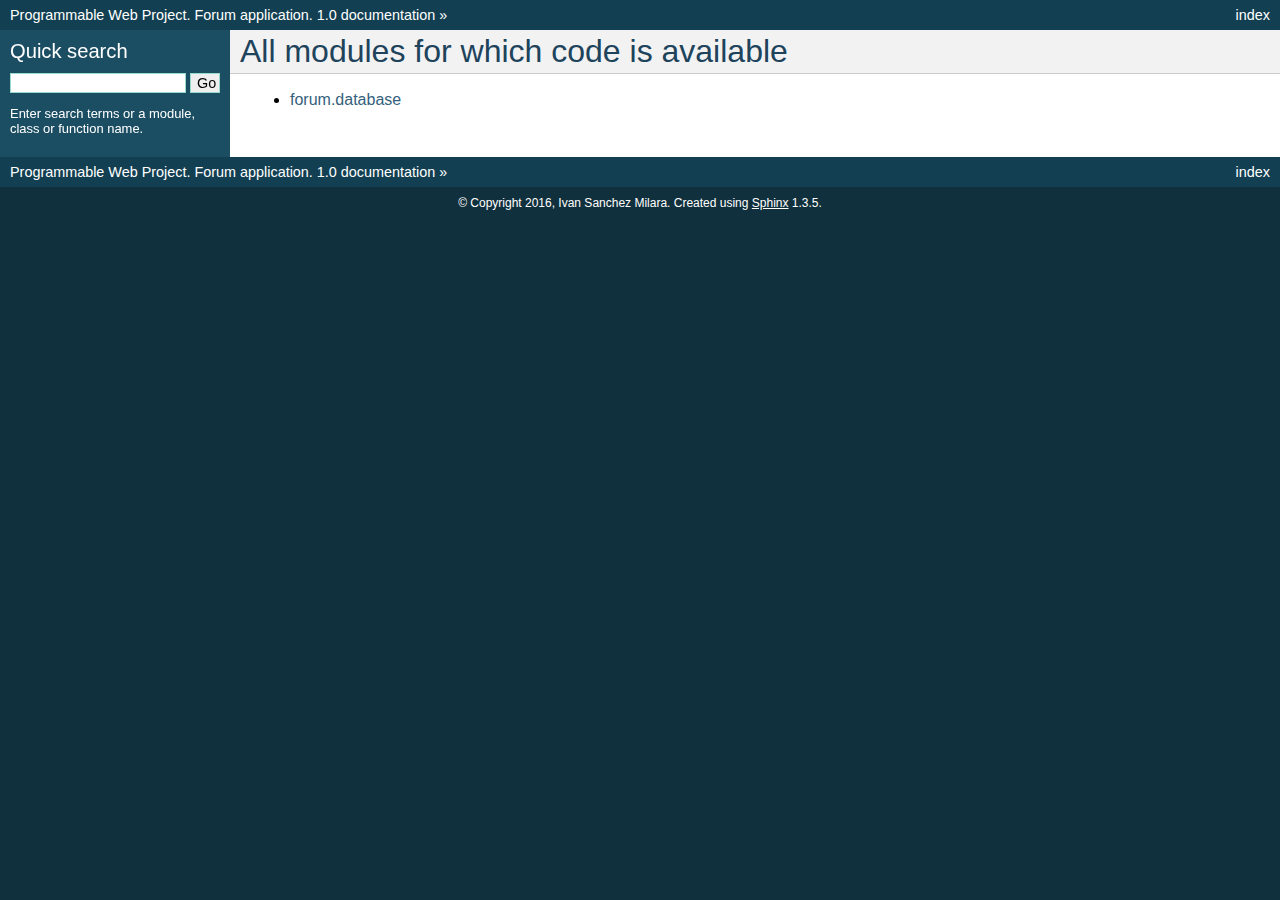
<file: documentation/_build/html/_modules/index.html>
<!DOCTYPE html PUBLIC "-//W3C//DTD XHTML 1.0 Transitional//EN"
  "http://www.w3.org/TR/xhtml1/DTD/xhtml1-transitional.dtd">


<html xmlns="http://www.w3.org/1999/xhtml">
  <head>
    <meta http-equiv="Content-Type" content="text/html; charset=utf-8" />
    
    <title>Overview: module code &mdash; Programmable Web Project. Forum application. 1.0 documentation</title>
    
    <link rel="stylesheet" href="../_static/classic.css" type="text/css" />
    <link rel="stylesheet" href="../_static/pygments.css" type="text/css" />
    
    <script type="text/javascript">
      var DOCUMENTATION_OPTIONS = {
        URL_ROOT:    '../',
        VERSION:     '1.0',
        COLLAPSE_INDEX: false,
        FILE_SUFFIX: '.html',
        HAS_SOURCE:  true
      };
    </script>
    <script type="text/javascript" src="../_static/jquery.js"></script>
    <script type="text/javascript" src="../_static/underscore.js"></script>
    <script type="text/javascript" src="../_static/doctools.js"></script>
    <link rel="top" title="Programmable Web Project. Forum application. 1.0 documentation" href="../index.html" /> 
  </head>
  <body role="document">
    <div class="related" role="navigation" aria-label="related navigation">
      <h3>Navigation</h3>
      <ul>
        <li class="right" style="margin-right: 10px">
          <a href="../genindex.html" title="General Index"
             accesskey="I">index</a></li>
        <li class="nav-item nav-item-0"><a href="../index.html">Programmable Web Project. Forum application. 1.0 documentation</a> &raquo;</li> 
      </ul>
    </div>  

    <div class="document">
      <div class="documentwrapper">
        <div class="bodywrapper">
          <div class="body" role="main">
            
  <h1>All modules for which code is available</h1>
<ul><li><a href="forum/database.html">forum.database</a></li>
</ul>

          </div>
        </div>
      </div>
      <div class="sphinxsidebar" role="navigation" aria-label="main navigation">
        <div class="sphinxsidebarwrapper">
<div id="searchbox" style="display: none" role="search">
  <h3>Quick search</h3>
    <form class="search" action="../search.html" method="get">
      <input type="text" name="q" />
      <input type="submit" value="Go" />
      <input type="hidden" name="check_keywords" value="yes" />
      <input type="hidden" name="area" value="default" />
    </form>
    <p class="searchtip" style="font-size: 90%">
    Enter search terms or a module, class or function name.
    </p>
</div>
<script type="text/javascript">$('#searchbox').show(0);</script>
        </div>
      </div>
      <div class="clearer"></div>
    </div>
    <div class="related" role="navigation" aria-label="related navigation">
      <h3>Navigation</h3>
      <ul>
        <li class="right" style="margin-right: 10px">
          <a href="../genindex.html" title="General Index"
             >index</a></li>
        <li class="nav-item nav-item-0"><a href="../index.html">Programmable Web Project. Forum application. 1.0 documentation</a> &raquo;</li> 
      </ul>
    </div>
    <div class="footer" role="contentinfo">
        &copy; Copyright 2016, Ivan Sanchez Milara.
      Created using <a href="http://sphinx-doc.org/">Sphinx</a> 1.3.5.
    </div>
  </body>
</html>
</file>
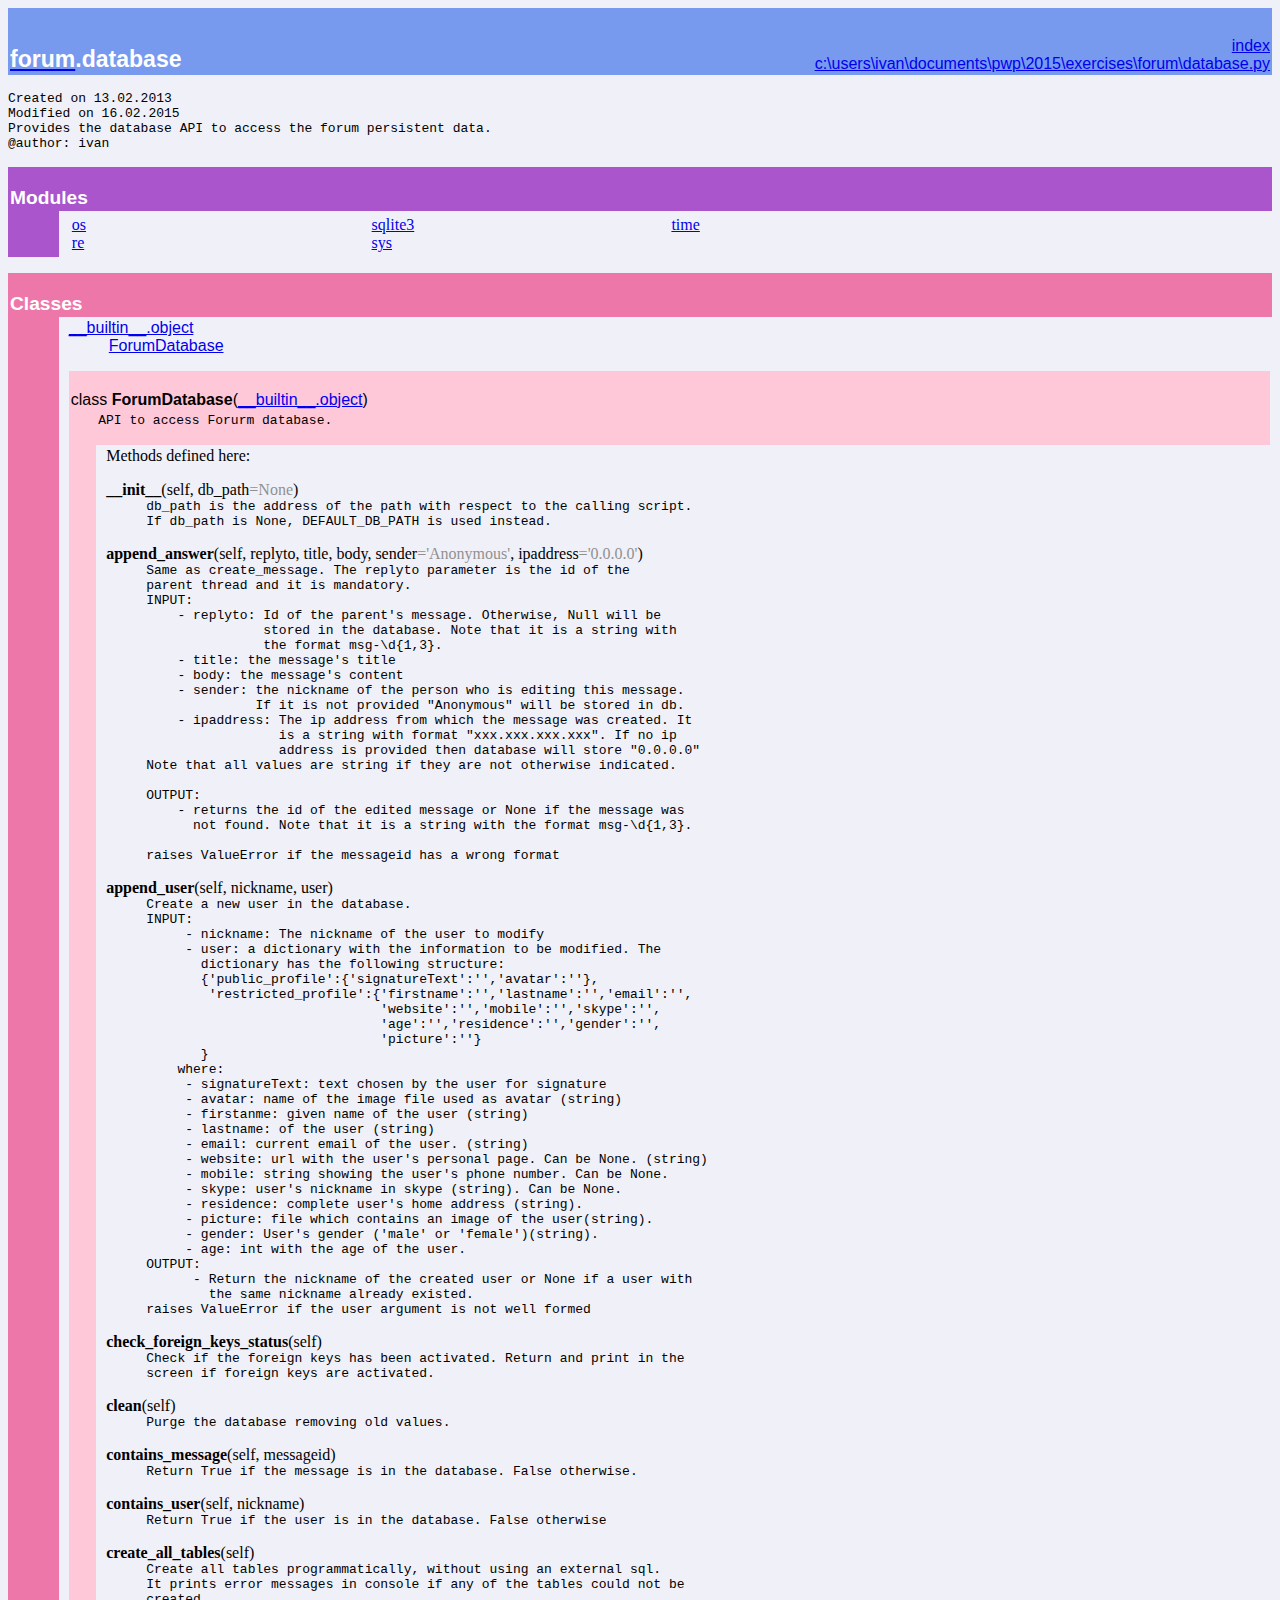
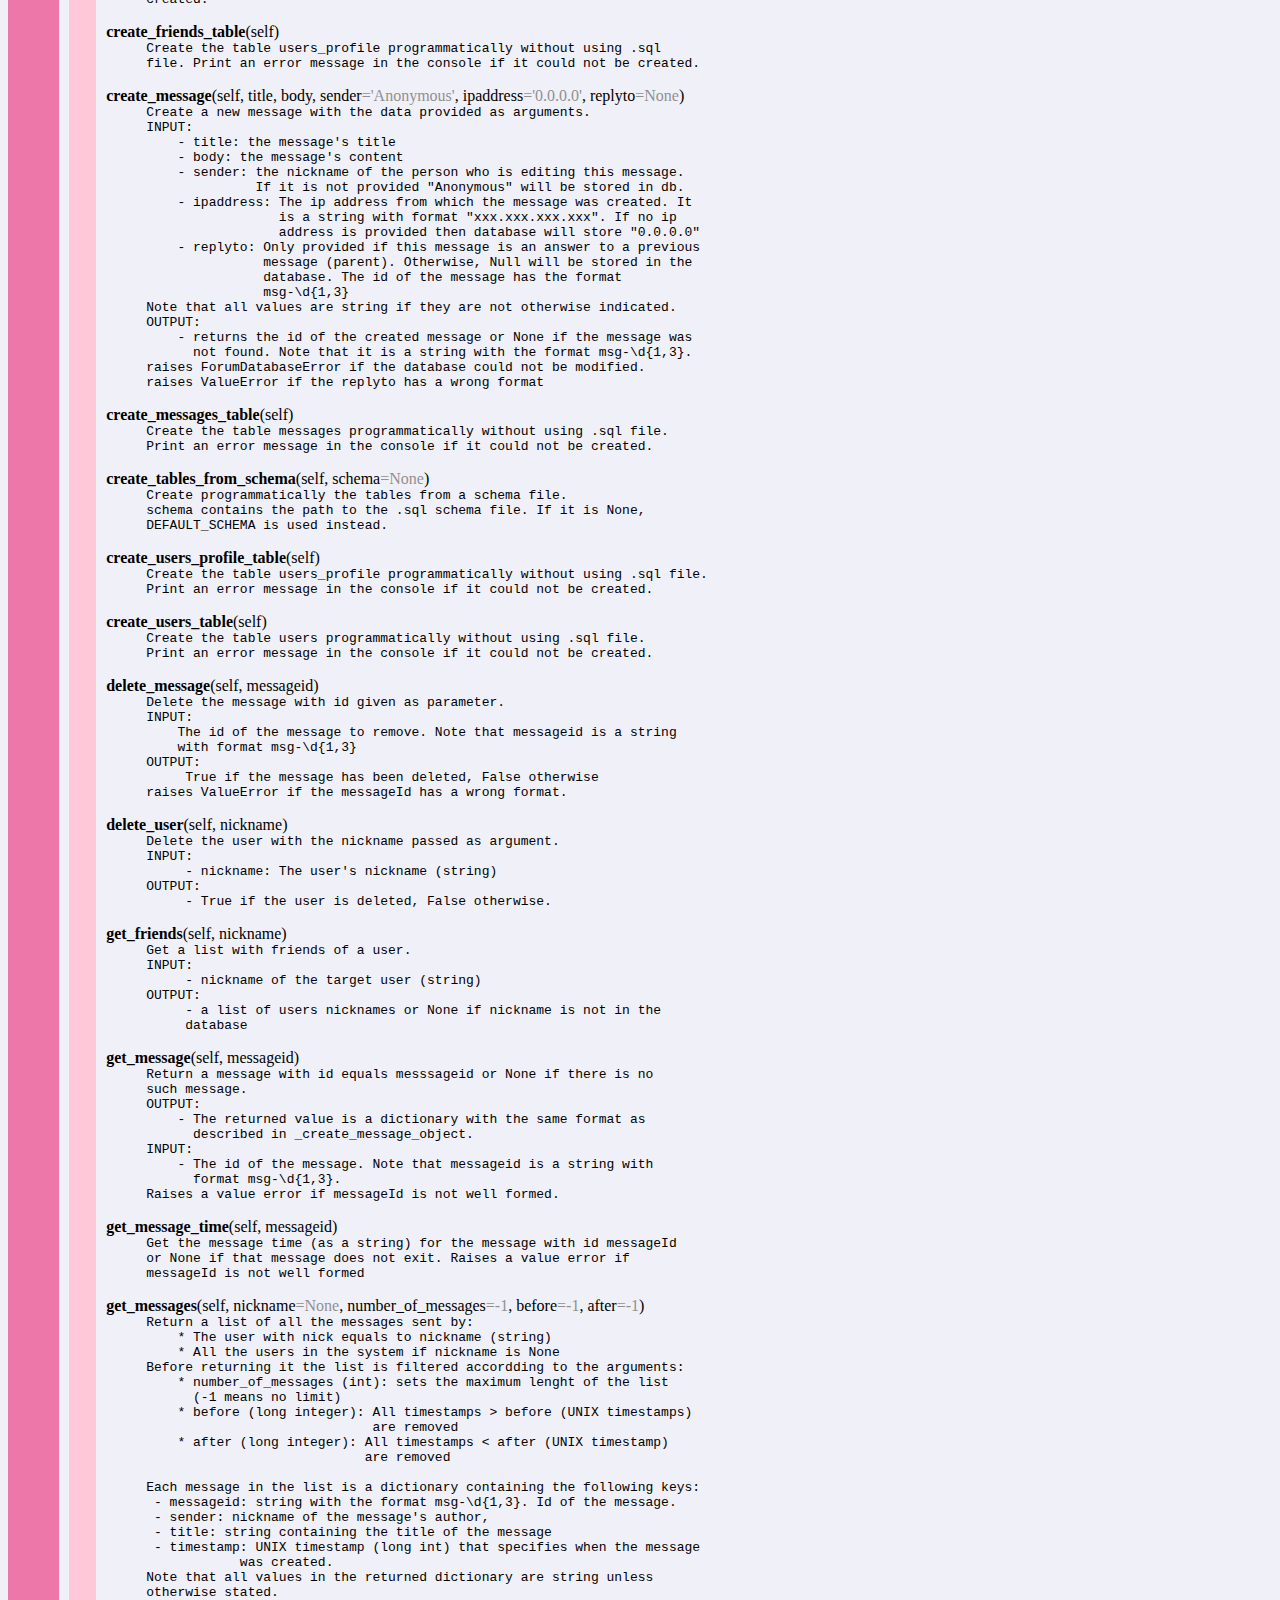
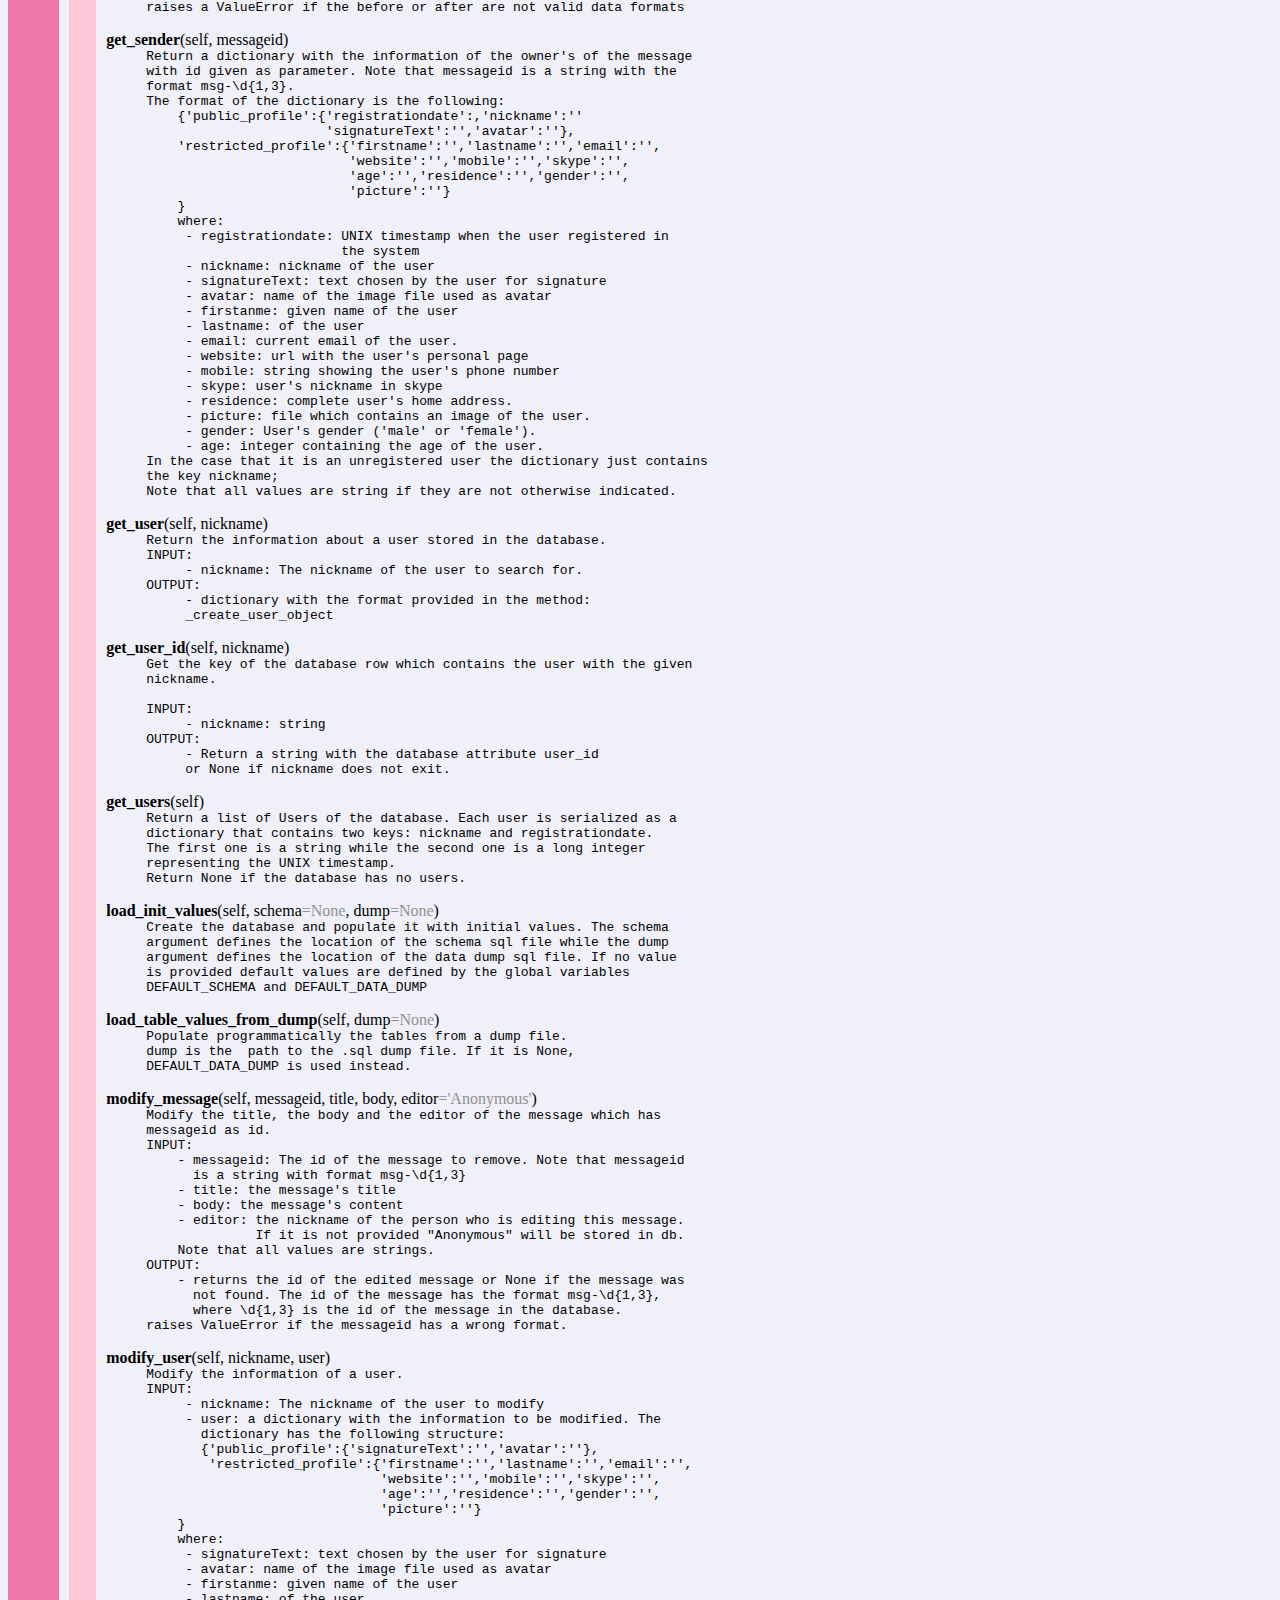
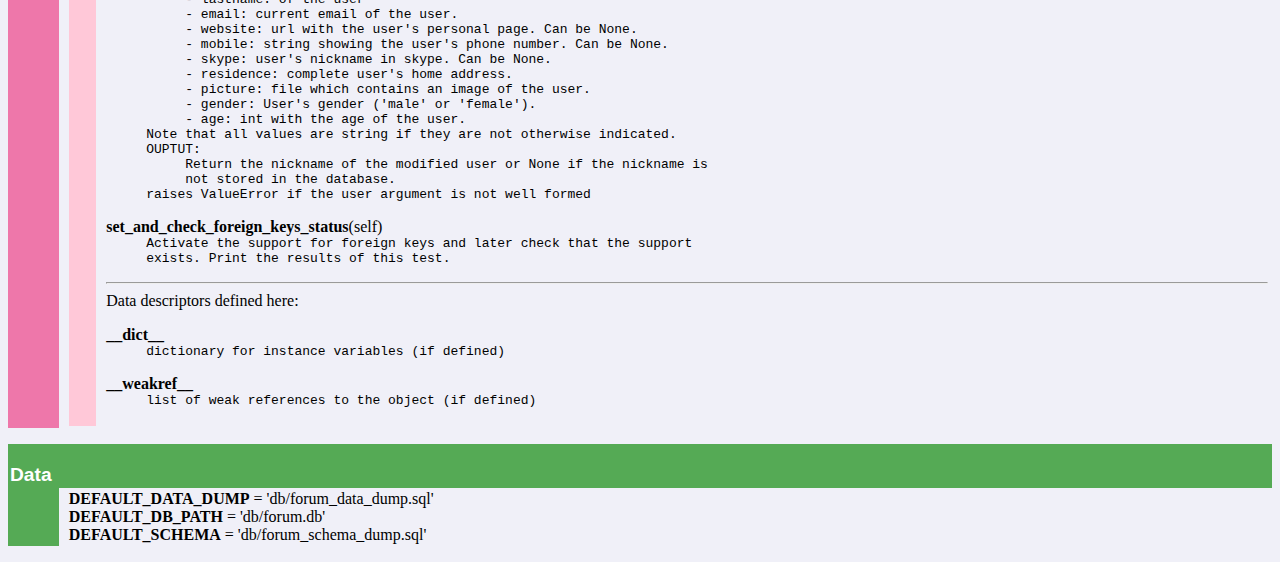
<file: documentation/forum.database.html>
<!DOCTYPE html PUBLIC "-//W3C//DTD HTML 4.0 Transitional//EN">
<html><head><title>Python: module forum.database</title>
<meta charset="utf-8">
</head><body bgcolor="#f0f0f8">

<table width="100%" cellspacing=0 cellpadding=2 border=0 summary="heading">
<tr bgcolor="#7799ee">
<td valign=bottom>&nbsp;<br>
<font color="#ffffff" face="helvetica, arial">&nbsp;<br><big><big><strong><a href="forum.html"><font color="#ffffff">forum</font></a>.database</strong></big></big></font></td
><td align=right valign=bottom
><font color="#ffffff" face="helvetica, arial"><a href=".">index</a><br><a href="file:///C:/users/ivan/documents/pwp/2015/exercises/forum/database.py">c:\users\ivan\documents\pwp\2015\exercises\forum\database.py</a></font></td></tr></table>
    <p><tt>Created&nbsp;on&nbsp;13.02.2013<br>
Modified&nbsp;on&nbsp;16.02.2015<br>
Provides&nbsp;the&nbsp;database&nbsp;API&nbsp;to&nbsp;access&nbsp;the&nbsp;forum&nbsp;persistent&nbsp;data.&nbsp;<br>
@author:&nbsp;ivan</tt></p>
<p>
<table width="100%" cellspacing=0 cellpadding=2 border=0 summary="section">
<tr bgcolor="#aa55cc">
<td colspan=3 valign=bottom>&nbsp;<br>
<font color="#ffffff" face="helvetica, arial"><big><strong>Modules</strong></big></font></td></tr>
    
<tr><td bgcolor="#aa55cc"><tt>&nbsp;&nbsp;&nbsp;&nbsp;&nbsp;&nbsp;</tt></td><td>&nbsp;</td>
<td width="100%"><table width="100%" summary="list"><tr><td width="25%" valign=top><a href="os.html">os</a><br>
<a href="re.html">re</a><br>
</td><td width="25%" valign=top><a href="sqlite3.html">sqlite3</a><br>
<a href="sys.html">sys</a><br>
</td><td width="25%" valign=top><a href="time.html">time</a><br>
</td><td width="25%" valign=top></td></tr></table></td></tr></table><p>
<table width="100%" cellspacing=0 cellpadding=2 border=0 summary="section">
<tr bgcolor="#ee77aa">
<td colspan=3 valign=bottom>&nbsp;<br>
<font color="#ffffff" face="helvetica, arial"><big><strong>Classes</strong></big></font></td></tr>
    
<tr><td bgcolor="#ee77aa"><tt>&nbsp;&nbsp;&nbsp;&nbsp;&nbsp;&nbsp;</tt></td><td>&nbsp;</td>
<td width="100%"><dl>
<dt><font face="helvetica, arial"><a href="__builtin__.html#object">__builtin__.object</a>
</font></dt><dd>
<dl>
<dt><font face="helvetica, arial"><a href="forum.database.html#ForumDatabase">ForumDatabase</a>
</font></dt></dl>
</dd>
</dl>
 <p>
<table width="100%" cellspacing=0 cellpadding=2 border=0 summary="section">
<tr bgcolor="#ffc8d8">
<td colspan=3 valign=bottom>&nbsp;<br>
<font color="#000000" face="helvetica, arial"><a name="ForumDatabase">class <strong>ForumDatabase</strong></a>(<a href="__builtin__.html#object">__builtin__.object</a>)</font></td></tr>
    
<tr bgcolor="#ffc8d8"><td rowspan=2><tt>&nbsp;&nbsp;&nbsp;</tt></td>
<td colspan=2><tt>API&nbsp;to&nbsp;access&nbsp;Forurm&nbsp;database.<br>&nbsp;</tt></td></tr>
<tr><td>&nbsp;</td>
<td width="100%">Methods defined here:<br>
<dl><dt><a name="ForumDatabase-__init__"><strong>__init__</strong></a>(self, db_path<font color="#909090">=None</font>)</dt><dd><tt>db_path&nbsp;is&nbsp;the&nbsp;address&nbsp;of&nbsp;the&nbsp;path&nbsp;with&nbsp;respect&nbsp;to&nbsp;the&nbsp;calling&nbsp;script.<br>
If&nbsp;db_path&nbsp;is&nbsp;None,&nbsp;DEFAULT_DB_PATH&nbsp;is&nbsp;used&nbsp;instead.</tt></dd></dl>

<dl><dt><a name="ForumDatabase-append_answer"><strong>append_answer</strong></a>(self, replyto, title, body, sender<font color="#909090">='Anonymous'</font>, ipaddress<font color="#909090">='0.0.0.0'</font>)</dt><dd><tt>Same&nbsp;as&nbsp;create_message.&nbsp;The&nbsp;replyto&nbsp;parameter&nbsp;is&nbsp;the&nbsp;id&nbsp;of&nbsp;the&nbsp;<br>
parent&nbsp;thread&nbsp;and&nbsp;it&nbsp;is&nbsp;mandatory.<br>
INPUT:&nbsp;&nbsp;&nbsp;&nbsp;<br>
&nbsp;&nbsp;&nbsp;&nbsp;-&nbsp;replyto:&nbsp;Id&nbsp;of&nbsp;the&nbsp;parent's&nbsp;message.&nbsp;Otherwise,&nbsp;Null&nbsp;will&nbsp;be<br>
&nbsp;&nbsp;&nbsp;&nbsp;&nbsp;&nbsp;&nbsp;&nbsp;&nbsp;&nbsp;&nbsp;&nbsp;&nbsp;&nbsp;&nbsp;stored&nbsp;in&nbsp;the&nbsp;database.&nbsp;Note&nbsp;that&nbsp;it&nbsp;is&nbsp;a&nbsp;string&nbsp;with&nbsp;<br>
&nbsp;&nbsp;&nbsp;&nbsp;&nbsp;&nbsp;&nbsp;&nbsp;&nbsp;&nbsp;&nbsp;&nbsp;&nbsp;&nbsp;&nbsp;the&nbsp;format&nbsp;msg-\d{1,3}.<br>
&nbsp;&nbsp;&nbsp;&nbsp;-&nbsp;title:&nbsp;the&nbsp;message's&nbsp;title<br>
&nbsp;&nbsp;&nbsp;&nbsp;-&nbsp;body:&nbsp;the&nbsp;message's&nbsp;content<br>
&nbsp;&nbsp;&nbsp;&nbsp;-&nbsp;sender:&nbsp;the&nbsp;nickname&nbsp;of&nbsp;the&nbsp;person&nbsp;who&nbsp;is&nbsp;editing&nbsp;this&nbsp;message.<br>
&nbsp;&nbsp;&nbsp;&nbsp;&nbsp;&nbsp;&nbsp;&nbsp;&nbsp;&nbsp;&nbsp;&nbsp;&nbsp;&nbsp;If&nbsp;it&nbsp;is&nbsp;not&nbsp;provided&nbsp;"Anonymous"&nbsp;will&nbsp;be&nbsp;stored&nbsp;in&nbsp;db.&nbsp;<br>
&nbsp;&nbsp;&nbsp;&nbsp;-&nbsp;ipaddress:&nbsp;The&nbsp;ip&nbsp;address&nbsp;from&nbsp;which&nbsp;the&nbsp;message&nbsp;was&nbsp;created.&nbsp;It&nbsp;<br>
&nbsp;&nbsp;&nbsp;&nbsp;&nbsp;&nbsp;&nbsp;&nbsp;&nbsp;&nbsp;&nbsp;&nbsp;&nbsp;&nbsp;&nbsp;&nbsp;&nbsp;is&nbsp;a&nbsp;string&nbsp;with&nbsp;format&nbsp;"xxx.xxx.xxx.xxx".&nbsp;If&nbsp;no&nbsp;ip<br>
&nbsp;&nbsp;&nbsp;&nbsp;&nbsp;&nbsp;&nbsp;&nbsp;&nbsp;&nbsp;&nbsp;&nbsp;&nbsp;&nbsp;&nbsp;&nbsp;&nbsp;address&nbsp;is&nbsp;provided&nbsp;then&nbsp;database&nbsp;will&nbsp;store&nbsp;"0.0.0.0"<br>
Note&nbsp;that&nbsp;all&nbsp;values&nbsp;are&nbsp;string&nbsp;if&nbsp;they&nbsp;are&nbsp;not&nbsp;otherwise&nbsp;indicated.<br>
&nbsp;&nbsp;&nbsp;&nbsp;<br>
OUTPUT:&nbsp;<br>
&nbsp;&nbsp;&nbsp;&nbsp;-&nbsp;returns&nbsp;the&nbsp;id&nbsp;of&nbsp;the&nbsp;edited&nbsp;message&nbsp;or&nbsp;None&nbsp;if&nbsp;the&nbsp;message&nbsp;was&nbsp;<br>
&nbsp;&nbsp;&nbsp;&nbsp;&nbsp;&nbsp;not&nbsp;found.&nbsp;Note&nbsp;that&nbsp;it&nbsp;is&nbsp;a&nbsp;string&nbsp;with&nbsp;the&nbsp;format&nbsp;msg-\d{1,3}.<br>
&nbsp;<br>
raises&nbsp;ValueError&nbsp;if&nbsp;the&nbsp;messageid&nbsp;has&nbsp;a&nbsp;wrong&nbsp;format</tt></dd></dl>

<dl><dt><a name="ForumDatabase-append_user"><strong>append_user</strong></a>(self, nickname, user)</dt><dd><tt>Create&nbsp;a&nbsp;new&nbsp;user&nbsp;in&nbsp;the&nbsp;database.<br>
INPUT:&nbsp;<br>
&nbsp;&nbsp;&nbsp;&nbsp;&nbsp;-&nbsp;nickname:&nbsp;The&nbsp;nickname&nbsp;of&nbsp;the&nbsp;user&nbsp;to&nbsp;modify&nbsp;<br>
&nbsp;&nbsp;&nbsp;&nbsp;&nbsp;-&nbsp;user:&nbsp;a&nbsp;dictionary&nbsp;with&nbsp;the&nbsp;information&nbsp;to&nbsp;be&nbsp;modified.&nbsp;The&nbsp;<br>
&nbsp;&nbsp;&nbsp;&nbsp;&nbsp;&nbsp;&nbsp;dictionary&nbsp;has&nbsp;the&nbsp;following&nbsp;structure:&nbsp;<br>
&nbsp;&nbsp;&nbsp;&nbsp;&nbsp;&nbsp;&nbsp;{'public_profile':{'signatureText':'','avatar':''},<br>
&nbsp;&nbsp;&nbsp;&nbsp;&nbsp;&nbsp;&nbsp;&nbsp;'restricted_profile':{'firstname':'','lastname':'','email':'',<br>
&nbsp;&nbsp;&nbsp;&nbsp;&nbsp;&nbsp;&nbsp;&nbsp;&nbsp;&nbsp;&nbsp;&nbsp;&nbsp;&nbsp;&nbsp;&nbsp;&nbsp;&nbsp;&nbsp;&nbsp;&nbsp;&nbsp;&nbsp;&nbsp;&nbsp;&nbsp;&nbsp;&nbsp;&nbsp;&nbsp;'website':'','mobile':'','skype':'',<br>
&nbsp;&nbsp;&nbsp;&nbsp;&nbsp;&nbsp;&nbsp;&nbsp;&nbsp;&nbsp;&nbsp;&nbsp;&nbsp;&nbsp;&nbsp;&nbsp;&nbsp;&nbsp;&nbsp;&nbsp;&nbsp;&nbsp;&nbsp;&nbsp;&nbsp;&nbsp;&nbsp;&nbsp;&nbsp;&nbsp;'age':'','residence':'','gender':'',<br>
&nbsp;&nbsp;&nbsp;&nbsp;&nbsp;&nbsp;&nbsp;&nbsp;&nbsp;&nbsp;&nbsp;&nbsp;&nbsp;&nbsp;&nbsp;&nbsp;&nbsp;&nbsp;&nbsp;&nbsp;&nbsp;&nbsp;&nbsp;&nbsp;&nbsp;&nbsp;&nbsp;&nbsp;&nbsp;&nbsp;'picture':''}<br>
&nbsp;&nbsp;&nbsp;&nbsp;&nbsp;&nbsp;&nbsp;}<br>
&nbsp;&nbsp;&nbsp;&nbsp;where:<br>
&nbsp;&nbsp;&nbsp;&nbsp;&nbsp;-&nbsp;signatureText:&nbsp;text&nbsp;chosen&nbsp;by&nbsp;the&nbsp;user&nbsp;for&nbsp;signature<br>
&nbsp;&nbsp;&nbsp;&nbsp;&nbsp;-&nbsp;avatar:&nbsp;name&nbsp;of&nbsp;the&nbsp;image&nbsp;file&nbsp;used&nbsp;as&nbsp;avatar&nbsp;(string)<br>
&nbsp;&nbsp;&nbsp;&nbsp;&nbsp;-&nbsp;firstanme:&nbsp;given&nbsp;name&nbsp;of&nbsp;the&nbsp;user&nbsp;(string)<br>
&nbsp;&nbsp;&nbsp;&nbsp;&nbsp;-&nbsp;lastname:&nbsp;of&nbsp;the&nbsp;user&nbsp;(string)<br>
&nbsp;&nbsp;&nbsp;&nbsp;&nbsp;-&nbsp;email:&nbsp;current&nbsp;email&nbsp;of&nbsp;the&nbsp;user.&nbsp;(string)<br>
&nbsp;&nbsp;&nbsp;&nbsp;&nbsp;-&nbsp;website:&nbsp;url&nbsp;with&nbsp;the&nbsp;user's&nbsp;personal&nbsp;page.&nbsp;Can&nbsp;be&nbsp;None.&nbsp;(string)<br>
&nbsp;&nbsp;&nbsp;&nbsp;&nbsp;-&nbsp;mobile:&nbsp;string&nbsp;showing&nbsp;the&nbsp;user's&nbsp;phone&nbsp;number.&nbsp;Can&nbsp;be&nbsp;None.&nbsp;&nbsp;&nbsp;<br>
&nbsp;&nbsp;&nbsp;&nbsp;&nbsp;-&nbsp;skype:&nbsp;user's&nbsp;nickname&nbsp;in&nbsp;skype&nbsp;(string).&nbsp;Can&nbsp;be&nbsp;None.&nbsp;<br>
&nbsp;&nbsp;&nbsp;&nbsp;&nbsp;-&nbsp;residence:&nbsp;complete&nbsp;user's&nbsp;home&nbsp;address&nbsp;(string).<br>
&nbsp;&nbsp;&nbsp;&nbsp;&nbsp;-&nbsp;picture:&nbsp;file&nbsp;which&nbsp;contains&nbsp;an&nbsp;image&nbsp;of&nbsp;the&nbsp;user(string).&nbsp;<br>
&nbsp;&nbsp;&nbsp;&nbsp;&nbsp;-&nbsp;gender:&nbsp;User's&nbsp;gender&nbsp;('male'&nbsp;or&nbsp;'female')(string).<br>
&nbsp;&nbsp;&nbsp;&nbsp;&nbsp;-&nbsp;age:&nbsp;int&nbsp;with&nbsp;the&nbsp;age&nbsp;of&nbsp;the&nbsp;user.&nbsp;&nbsp;<br>
OUTPUT:&nbsp;<br>
&nbsp;&nbsp;&nbsp;&nbsp;&nbsp;&nbsp;-&nbsp;Return&nbsp;the&nbsp;nickname&nbsp;of&nbsp;the&nbsp;created&nbsp;user&nbsp;or&nbsp;None&nbsp;if&nbsp;a&nbsp;user&nbsp;with&nbsp;<br>
&nbsp;&nbsp;&nbsp;&nbsp;&nbsp;&nbsp;&nbsp;&nbsp;the&nbsp;same&nbsp;nickname&nbsp;already&nbsp;existed.<br>
raises&nbsp;ValueError&nbsp;if&nbsp;the&nbsp;user&nbsp;argument&nbsp;is&nbsp;not&nbsp;well&nbsp;formed</tt></dd></dl>

<dl><dt><a name="ForumDatabase-check_foreign_keys_status"><strong>check_foreign_keys_status</strong></a>(self)</dt><dd><tt>Check&nbsp;if&nbsp;the&nbsp;foreign&nbsp;keys&nbsp;has&nbsp;been&nbsp;activated.&nbsp;Return&nbsp;and&nbsp;print&nbsp;in&nbsp;the<br>
screen&nbsp;if&nbsp;foreign&nbsp;keys&nbsp;are&nbsp;activated.</tt></dd></dl>

<dl><dt><a name="ForumDatabase-clean"><strong>clean</strong></a>(self)</dt><dd><tt>Purge&nbsp;the&nbsp;database&nbsp;removing&nbsp;old&nbsp;values.</tt></dd></dl>

<dl><dt><a name="ForumDatabase-contains_message"><strong>contains_message</strong></a>(self, messageid)</dt><dd><tt>Return&nbsp;True&nbsp;if&nbsp;the&nbsp;message&nbsp;is&nbsp;in&nbsp;the&nbsp;database.&nbsp;False&nbsp;otherwise.</tt></dd></dl>

<dl><dt><a name="ForumDatabase-contains_user"><strong>contains_user</strong></a>(self, nickname)</dt><dd><tt>Return&nbsp;True&nbsp;if&nbsp;the&nbsp;user&nbsp;is&nbsp;in&nbsp;the&nbsp;database.&nbsp;False&nbsp;otherwise</tt></dd></dl>

<dl><dt><a name="ForumDatabase-create_all_tables"><strong>create_all_tables</strong></a>(self)</dt><dd><tt>Create&nbsp;all&nbsp;tables&nbsp;programmatically,&nbsp;without&nbsp;using&nbsp;an&nbsp;external&nbsp;sql.<br>
It&nbsp;prints&nbsp;error&nbsp;messages&nbsp;in&nbsp;console&nbsp;if&nbsp;any&nbsp;of&nbsp;the&nbsp;tables&nbsp;could&nbsp;not&nbsp;be<br>
created.</tt></dd></dl>

<dl><dt><a name="ForumDatabase-create_friends_table"><strong>create_friends_table</strong></a>(self)</dt><dd><tt>Create&nbsp;the&nbsp;table&nbsp;users_profile&nbsp;programmatically&nbsp;without&nbsp;using&nbsp;.sql<br>
file.&nbsp;Print&nbsp;an&nbsp;error&nbsp;message&nbsp;in&nbsp;the&nbsp;console&nbsp;if&nbsp;it&nbsp;could&nbsp;not&nbsp;be&nbsp;created.</tt></dd></dl>

<dl><dt><a name="ForumDatabase-create_message"><strong>create_message</strong></a>(self, title, body, sender<font color="#909090">='Anonymous'</font>, ipaddress<font color="#909090">='0.0.0.0'</font>, replyto<font color="#909090">=None</font>)</dt><dd><tt>Create&nbsp;a&nbsp;new&nbsp;message&nbsp;with&nbsp;the&nbsp;data&nbsp;provided&nbsp;as&nbsp;arguments.&nbsp;<br>
INPUT:&nbsp;&nbsp;&nbsp;&nbsp;<br>
&nbsp;&nbsp;&nbsp;&nbsp;-&nbsp;title:&nbsp;the&nbsp;message's&nbsp;title<br>
&nbsp;&nbsp;&nbsp;&nbsp;-&nbsp;body:&nbsp;the&nbsp;message's&nbsp;content<br>
&nbsp;&nbsp;&nbsp;&nbsp;-&nbsp;sender:&nbsp;the&nbsp;nickname&nbsp;of&nbsp;the&nbsp;person&nbsp;who&nbsp;is&nbsp;editing&nbsp;this&nbsp;message.<br>
&nbsp;&nbsp;&nbsp;&nbsp;&nbsp;&nbsp;&nbsp;&nbsp;&nbsp;&nbsp;&nbsp;&nbsp;&nbsp;&nbsp;If&nbsp;it&nbsp;is&nbsp;not&nbsp;provided&nbsp;"Anonymous"&nbsp;will&nbsp;be&nbsp;stored&nbsp;in&nbsp;db.&nbsp;<br>
&nbsp;&nbsp;&nbsp;&nbsp;-&nbsp;ipaddress:&nbsp;The&nbsp;ip&nbsp;address&nbsp;from&nbsp;which&nbsp;the&nbsp;message&nbsp;was&nbsp;created.&nbsp;It&nbsp;<br>
&nbsp;&nbsp;&nbsp;&nbsp;&nbsp;&nbsp;&nbsp;&nbsp;&nbsp;&nbsp;&nbsp;&nbsp;&nbsp;&nbsp;&nbsp;&nbsp;&nbsp;is&nbsp;a&nbsp;string&nbsp;with&nbsp;format&nbsp;"xxx.xxx.xxx.xxx".&nbsp;If&nbsp;no&nbsp;ip<br>
&nbsp;&nbsp;&nbsp;&nbsp;&nbsp;&nbsp;&nbsp;&nbsp;&nbsp;&nbsp;&nbsp;&nbsp;&nbsp;&nbsp;&nbsp;&nbsp;&nbsp;address&nbsp;is&nbsp;provided&nbsp;then&nbsp;database&nbsp;will&nbsp;store&nbsp;"0.0.0.0"<br>
&nbsp;&nbsp;&nbsp;&nbsp;-&nbsp;replyto:&nbsp;Only&nbsp;provided&nbsp;if&nbsp;this&nbsp;message&nbsp;is&nbsp;an&nbsp;answer&nbsp;to&nbsp;a&nbsp;previous<br>
&nbsp;&nbsp;&nbsp;&nbsp;&nbsp;&nbsp;&nbsp;&nbsp;&nbsp;&nbsp;&nbsp;&nbsp;&nbsp;&nbsp;&nbsp;message&nbsp;(parent).&nbsp;Otherwise,&nbsp;Null&nbsp;will&nbsp;be&nbsp;stored&nbsp;in&nbsp;the&nbsp;<br>
&nbsp;&nbsp;&nbsp;&nbsp;&nbsp;&nbsp;&nbsp;&nbsp;&nbsp;&nbsp;&nbsp;&nbsp;&nbsp;&nbsp;&nbsp;database.&nbsp;The&nbsp;id&nbsp;of&nbsp;the&nbsp;message&nbsp;has&nbsp;the&nbsp;format&nbsp;<br>
&nbsp;&nbsp;&nbsp;&nbsp;&nbsp;&nbsp;&nbsp;&nbsp;&nbsp;&nbsp;&nbsp;&nbsp;&nbsp;&nbsp;&nbsp;msg-\d{1,3}<br>
Note&nbsp;that&nbsp;all&nbsp;values&nbsp;are&nbsp;string&nbsp;if&nbsp;they&nbsp;are&nbsp;not&nbsp;otherwise&nbsp;indicated.<br>
OUTPUT:&nbsp;<br>
&nbsp;&nbsp;&nbsp;&nbsp;-&nbsp;returns&nbsp;the&nbsp;id&nbsp;of&nbsp;the&nbsp;created&nbsp;message&nbsp;or&nbsp;None&nbsp;if&nbsp;the&nbsp;message&nbsp;was&nbsp;<br>
&nbsp;&nbsp;&nbsp;&nbsp;&nbsp;&nbsp;not&nbsp;found.&nbsp;Note&nbsp;that&nbsp;it&nbsp;is&nbsp;a&nbsp;string&nbsp;with&nbsp;the&nbsp;format&nbsp;msg-\d{1,3}.<br>
raises&nbsp;ForumDatabaseError&nbsp;if&nbsp;the&nbsp;database&nbsp;could&nbsp;not&nbsp;be&nbsp;modified.<br>
raises&nbsp;ValueError&nbsp;if&nbsp;the&nbsp;replyto&nbsp;has&nbsp;a&nbsp;wrong&nbsp;format</tt></dd></dl>

<dl><dt><a name="ForumDatabase-create_messages_table"><strong>create_messages_table</strong></a>(self)</dt><dd><tt>Create&nbsp;the&nbsp;table&nbsp;messages&nbsp;programmatically&nbsp;without&nbsp;using&nbsp;.sql&nbsp;file.<br>
Print&nbsp;an&nbsp;error&nbsp;message&nbsp;in&nbsp;the&nbsp;console&nbsp;if&nbsp;it&nbsp;could&nbsp;not&nbsp;be&nbsp;created.</tt></dd></dl>

<dl><dt><a name="ForumDatabase-create_tables_from_schema"><strong>create_tables_from_schema</strong></a>(self, schema<font color="#909090">=None</font>)</dt><dd><tt>Create&nbsp;programmatically&nbsp;the&nbsp;tables&nbsp;from&nbsp;a&nbsp;schema&nbsp;file.<br>
schema&nbsp;contains&nbsp;the&nbsp;path&nbsp;to&nbsp;the&nbsp;.sql&nbsp;schema&nbsp;file.&nbsp;If&nbsp;it&nbsp;is&nbsp;None,&nbsp;&nbsp;<br>
DEFAULT_SCHEMA&nbsp;is&nbsp;used&nbsp;instead.</tt></dd></dl>

<dl><dt><a name="ForumDatabase-create_users_profile_table"><strong>create_users_profile_table</strong></a>(self)</dt><dd><tt>Create&nbsp;the&nbsp;table&nbsp;users_profile&nbsp;programmatically&nbsp;without&nbsp;using&nbsp;.sql&nbsp;file.<br>
Print&nbsp;an&nbsp;error&nbsp;message&nbsp;in&nbsp;the&nbsp;console&nbsp;if&nbsp;it&nbsp;could&nbsp;not&nbsp;be&nbsp;created.</tt></dd></dl>

<dl><dt><a name="ForumDatabase-create_users_table"><strong>create_users_table</strong></a>(self)</dt><dd><tt>Create&nbsp;the&nbsp;table&nbsp;users&nbsp;programmatically&nbsp;without&nbsp;using&nbsp;.sql&nbsp;file.<br>
Print&nbsp;an&nbsp;error&nbsp;message&nbsp;in&nbsp;the&nbsp;console&nbsp;if&nbsp;it&nbsp;could&nbsp;not&nbsp;be&nbsp;created.</tt></dd></dl>

<dl><dt><a name="ForumDatabase-delete_message"><strong>delete_message</strong></a>(self, messageid)</dt><dd><tt>Delete&nbsp;the&nbsp;message&nbsp;with&nbsp;id&nbsp;given&nbsp;as&nbsp;parameter.&nbsp;<br>
INPUT:&nbsp;<br>
&nbsp;&nbsp;&nbsp;&nbsp;The&nbsp;id&nbsp;of&nbsp;the&nbsp;message&nbsp;to&nbsp;remove.&nbsp;Note&nbsp;that&nbsp;messageid&nbsp;is&nbsp;a&nbsp;string&nbsp;<br>
&nbsp;&nbsp;&nbsp;&nbsp;with&nbsp;format&nbsp;msg-\d{1,3}<br>
OUTPUT:<br>
&nbsp;&nbsp;&nbsp;&nbsp;&nbsp;True&nbsp;if&nbsp;the&nbsp;message&nbsp;has&nbsp;been&nbsp;deleted,&nbsp;False&nbsp;otherwise<br>
raises&nbsp;ValueError&nbsp;if&nbsp;the&nbsp;messageId&nbsp;has&nbsp;a&nbsp;wrong&nbsp;format.</tt></dd></dl>

<dl><dt><a name="ForumDatabase-delete_user"><strong>delete_user</strong></a>(self, nickname)</dt><dd><tt>Delete&nbsp;the&nbsp;user&nbsp;with&nbsp;the&nbsp;nickname&nbsp;passed&nbsp;as&nbsp;argument.&nbsp;<br>
INPUT:&nbsp;<br>
&nbsp;&nbsp;&nbsp;&nbsp;&nbsp;-&nbsp;nickname:&nbsp;The&nbsp;user's&nbsp;nickname&nbsp;(string)<br>
OUTPUT:&nbsp;<br>
&nbsp;&nbsp;&nbsp;&nbsp;&nbsp;-&nbsp;True&nbsp;if&nbsp;the&nbsp;user&nbsp;is&nbsp;deleted,&nbsp;False&nbsp;otherwise.</tt></dd></dl>

<dl><dt><a name="ForumDatabase-get_friends"><strong>get_friends</strong></a>(self, nickname)</dt><dd><tt>Get&nbsp;a&nbsp;list&nbsp;with&nbsp;friends&nbsp;of&nbsp;a&nbsp;user.&nbsp;&nbsp;<br>
INPUT:&nbsp;<br>
&nbsp;&nbsp;&nbsp;&nbsp;&nbsp;-&nbsp;nickname&nbsp;of&nbsp;the&nbsp;target&nbsp;user&nbsp;(string)<br>
OUTPUT:&nbsp;<br>
&nbsp;&nbsp;&nbsp;&nbsp;&nbsp;-&nbsp;a&nbsp;list&nbsp;of&nbsp;users&nbsp;nicknames&nbsp;or&nbsp;None&nbsp;if&nbsp;nickname&nbsp;is&nbsp;not&nbsp;in&nbsp;the&nbsp;<br>
&nbsp;&nbsp;&nbsp;&nbsp;&nbsp;database</tt></dd></dl>

<dl><dt><a name="ForumDatabase-get_message"><strong>get_message</strong></a>(self, messageid)</dt><dd><tt>Return&nbsp;a&nbsp;message&nbsp;with&nbsp;id&nbsp;equals&nbsp;messsageid&nbsp;or&nbsp;None&nbsp;if&nbsp;there&nbsp;is&nbsp;no&nbsp;<br>
such&nbsp;message.&nbsp;&nbsp;<br>
OUTPUT:&nbsp;<br>
&nbsp;&nbsp;&nbsp;&nbsp;-&nbsp;The&nbsp;returned&nbsp;value&nbsp;is&nbsp;a&nbsp;dictionary&nbsp;with&nbsp;the&nbsp;same&nbsp;format&nbsp;as&nbsp;<br>
&nbsp;&nbsp;&nbsp;&nbsp;&nbsp;&nbsp;described&nbsp;in&nbsp;_create_message_object.<br>
INPUT:&nbsp;<br>
&nbsp;&nbsp;&nbsp;&nbsp;-&nbsp;The&nbsp;id&nbsp;of&nbsp;the&nbsp;message.&nbsp;Note&nbsp;that&nbsp;messageid&nbsp;is&nbsp;a&nbsp;string&nbsp;with&nbsp;<br>
&nbsp;&nbsp;&nbsp;&nbsp;&nbsp;&nbsp;format&nbsp;msg-\d{1,3}.<br>
Raises&nbsp;a&nbsp;value&nbsp;error&nbsp;if&nbsp;messageId&nbsp;is&nbsp;not&nbsp;well&nbsp;formed.</tt></dd></dl>

<dl><dt><a name="ForumDatabase-get_message_time"><strong>get_message_time</strong></a>(self, messageid)</dt><dd><tt>Get&nbsp;the&nbsp;message&nbsp;time&nbsp;(as&nbsp;a&nbsp;string)&nbsp;for&nbsp;the&nbsp;message&nbsp;with&nbsp;id&nbsp;messageId&nbsp;<br>
or&nbsp;None&nbsp;if&nbsp;that&nbsp;message&nbsp;does&nbsp;not&nbsp;exit.&nbsp;Raises&nbsp;a&nbsp;value&nbsp;error&nbsp;if&nbsp;<br>
messageId&nbsp;is&nbsp;not&nbsp;well&nbsp;formed</tt></dd></dl>

<dl><dt><a name="ForumDatabase-get_messages"><strong>get_messages</strong></a>(self, nickname<font color="#909090">=None</font>, number_of_messages<font color="#909090">=-1</font>, before<font color="#909090">=-1</font>, after<font color="#909090">=-1</font>)</dt><dd><tt>Return&nbsp;a&nbsp;list&nbsp;of&nbsp;all&nbsp;the&nbsp;messages&nbsp;sent&nbsp;by:<br>
&nbsp;&nbsp;&nbsp;&nbsp;*&nbsp;The&nbsp;user&nbsp;with&nbsp;nick&nbsp;equals&nbsp;to&nbsp;nickname&nbsp;(string)<br>
&nbsp;&nbsp;&nbsp;&nbsp;*&nbsp;All&nbsp;the&nbsp;users&nbsp;in&nbsp;the&nbsp;system&nbsp;if&nbsp;nickname&nbsp;is&nbsp;None&nbsp;<br>
Before&nbsp;returning&nbsp;it&nbsp;the&nbsp;list&nbsp;is&nbsp;filtered&nbsp;accordding&nbsp;to&nbsp;the&nbsp;arguments:<br>
&nbsp;&nbsp;&nbsp;&nbsp;*&nbsp;number_of_messages&nbsp;(int):&nbsp;sets&nbsp;the&nbsp;maximum&nbsp;lenght&nbsp;of&nbsp;the&nbsp;list&nbsp;<br>
&nbsp;&nbsp;&nbsp;&nbsp;&nbsp;&nbsp;(-1&nbsp;means&nbsp;no&nbsp;limit)<br>
&nbsp;&nbsp;&nbsp;&nbsp;*&nbsp;before&nbsp;(long&nbsp;integer):&nbsp;All&nbsp;timestamps&nbsp;&gt;&nbsp;before&nbsp;(UNIX&nbsp;timestamps)&nbsp;<br>
&nbsp;&nbsp;&nbsp;&nbsp;&nbsp;&nbsp;&nbsp;&nbsp;&nbsp;&nbsp;&nbsp;&nbsp;&nbsp;&nbsp;&nbsp;&nbsp;&nbsp;&nbsp;&nbsp;&nbsp;&nbsp;&nbsp;&nbsp;&nbsp;&nbsp;&nbsp;&nbsp;&nbsp;&nbsp;are&nbsp;removed&nbsp;<br>
&nbsp;&nbsp;&nbsp;&nbsp;*&nbsp;after&nbsp;(long&nbsp;integer):&nbsp;All&nbsp;timestamps&nbsp;&lt;&nbsp;after&nbsp;(UNIX&nbsp;timestamp)&nbsp;<br>
&nbsp;&nbsp;&nbsp;&nbsp;&nbsp;&nbsp;&nbsp;&nbsp;&nbsp;&nbsp;&nbsp;&nbsp;&nbsp;&nbsp;&nbsp;&nbsp;&nbsp;&nbsp;&nbsp;&nbsp;&nbsp;&nbsp;&nbsp;&nbsp;&nbsp;&nbsp;&nbsp;&nbsp;are&nbsp;removed<br>
&nbsp;<br>
Each&nbsp;message&nbsp;in&nbsp;the&nbsp;list&nbsp;is&nbsp;a&nbsp;dictionary&nbsp;containing&nbsp;the&nbsp;following&nbsp;keys:&nbsp;<br>
&nbsp;-&nbsp;messageid:&nbsp;string&nbsp;with&nbsp;the&nbsp;format&nbsp;msg-\d{1,3}.&nbsp;Id&nbsp;of&nbsp;the&nbsp;message.<br>
&nbsp;-&nbsp;sender:&nbsp;nickname&nbsp;of&nbsp;the&nbsp;message's&nbsp;author,&nbsp;<br>
&nbsp;-&nbsp;title:&nbsp;string&nbsp;containing&nbsp;the&nbsp;title&nbsp;of&nbsp;the&nbsp;message<br>
&nbsp;-&nbsp;timestamp:&nbsp;UNIX&nbsp;timestamp&nbsp;(long&nbsp;int)&nbsp;that&nbsp;specifies&nbsp;when&nbsp;the&nbsp;message<br>
&nbsp;&nbsp;&nbsp;&nbsp;&nbsp;&nbsp;&nbsp;&nbsp;&nbsp;&nbsp;&nbsp;&nbsp;was&nbsp;created.<br>
Note&nbsp;that&nbsp;all&nbsp;values&nbsp;in&nbsp;the&nbsp;returned&nbsp;dictionary&nbsp;are&nbsp;string&nbsp;unless<br>
otherwise&nbsp;stated.<br>
raises&nbsp;a&nbsp;ValueError&nbsp;if&nbsp;the&nbsp;before&nbsp;or&nbsp;after&nbsp;are&nbsp;not&nbsp;valid&nbsp;data&nbsp;formats</tt></dd></dl>

<dl><dt><a name="ForumDatabase-get_sender"><strong>get_sender</strong></a>(self, messageid)</dt><dd><tt>Return&nbsp;a&nbsp;dictionary&nbsp;with&nbsp;the&nbsp;information&nbsp;of&nbsp;the&nbsp;owner's&nbsp;of&nbsp;the&nbsp;message<br>
with&nbsp;id&nbsp;given&nbsp;as&nbsp;parameter.&nbsp;Note&nbsp;that&nbsp;messageid&nbsp;is&nbsp;a&nbsp;string&nbsp;with&nbsp;the&nbsp;<br>
format&nbsp;msg-\d{1,3}.&nbsp;<br>
The&nbsp;format&nbsp;of&nbsp;the&nbsp;dictionary&nbsp;is&nbsp;the&nbsp;following:<br>
&nbsp;&nbsp;&nbsp;&nbsp;{'public_profile':{'registrationdate':,'nickname':''<br>
&nbsp;&nbsp;&nbsp;&nbsp;&nbsp;&nbsp;&nbsp;&nbsp;&nbsp;&nbsp;&nbsp;&nbsp;&nbsp;&nbsp;&nbsp;&nbsp;&nbsp;&nbsp;&nbsp;&nbsp;&nbsp;&nbsp;&nbsp;'signatureText':'','avatar':''},<br>
&nbsp;&nbsp;&nbsp;&nbsp;'restricted_profile':{'firstname':'','lastname':'','email':'',<br>
&nbsp;&nbsp;&nbsp;&nbsp;&nbsp;&nbsp;&nbsp;&nbsp;&nbsp;&nbsp;&nbsp;&nbsp;&nbsp;&nbsp;&nbsp;&nbsp;&nbsp;&nbsp;&nbsp;&nbsp;&nbsp;&nbsp;&nbsp;&nbsp;&nbsp;&nbsp;'website':'','mobile':'','skype':'',<br>
&nbsp;&nbsp;&nbsp;&nbsp;&nbsp;&nbsp;&nbsp;&nbsp;&nbsp;&nbsp;&nbsp;&nbsp;&nbsp;&nbsp;&nbsp;&nbsp;&nbsp;&nbsp;&nbsp;&nbsp;&nbsp;&nbsp;&nbsp;&nbsp;&nbsp;&nbsp;'age':'','residence':'','gender':'',<br>
&nbsp;&nbsp;&nbsp;&nbsp;&nbsp;&nbsp;&nbsp;&nbsp;&nbsp;&nbsp;&nbsp;&nbsp;&nbsp;&nbsp;&nbsp;&nbsp;&nbsp;&nbsp;&nbsp;&nbsp;&nbsp;&nbsp;&nbsp;&nbsp;&nbsp;&nbsp;'picture':''}<br>
&nbsp;&nbsp;&nbsp;&nbsp;}<br>
&nbsp;&nbsp;&nbsp;&nbsp;where:<br>
&nbsp;&nbsp;&nbsp;&nbsp;&nbsp;-&nbsp;registrationdate:&nbsp;UNIX&nbsp;timestamp&nbsp;when&nbsp;the&nbsp;user&nbsp;registered&nbsp;in&nbsp;<br>
&nbsp;&nbsp;&nbsp;&nbsp;&nbsp;&nbsp;&nbsp;&nbsp;&nbsp;&nbsp;&nbsp;&nbsp;&nbsp;&nbsp;&nbsp;&nbsp;&nbsp;&nbsp;&nbsp;&nbsp;&nbsp;&nbsp;&nbsp;&nbsp;&nbsp;the&nbsp;system<br>
&nbsp;&nbsp;&nbsp;&nbsp;&nbsp;-&nbsp;nickname:&nbsp;nickname&nbsp;of&nbsp;the&nbsp;user<br>
&nbsp;&nbsp;&nbsp;&nbsp;&nbsp;-&nbsp;signatureText:&nbsp;text&nbsp;chosen&nbsp;by&nbsp;the&nbsp;user&nbsp;for&nbsp;signature<br>
&nbsp;&nbsp;&nbsp;&nbsp;&nbsp;-&nbsp;avatar:&nbsp;name&nbsp;of&nbsp;the&nbsp;image&nbsp;file&nbsp;used&nbsp;as&nbsp;avatar<br>
&nbsp;&nbsp;&nbsp;&nbsp;&nbsp;-&nbsp;firstanme:&nbsp;given&nbsp;name&nbsp;of&nbsp;the&nbsp;user<br>
&nbsp;&nbsp;&nbsp;&nbsp;&nbsp;-&nbsp;lastname:&nbsp;of&nbsp;the&nbsp;user<br>
&nbsp;&nbsp;&nbsp;&nbsp;&nbsp;-&nbsp;email:&nbsp;current&nbsp;email&nbsp;of&nbsp;the&nbsp;user.<br>
&nbsp;&nbsp;&nbsp;&nbsp;&nbsp;-&nbsp;website:&nbsp;url&nbsp;with&nbsp;the&nbsp;user's&nbsp;personal&nbsp;page<br>
&nbsp;&nbsp;&nbsp;&nbsp;&nbsp;-&nbsp;mobile:&nbsp;string&nbsp;showing&nbsp;the&nbsp;user's&nbsp;phone&nbsp;number<br>
&nbsp;&nbsp;&nbsp;&nbsp;&nbsp;-&nbsp;skype:&nbsp;user's&nbsp;nickname&nbsp;in&nbsp;skype&nbsp;<br>
&nbsp;&nbsp;&nbsp;&nbsp;&nbsp;-&nbsp;residence:&nbsp;complete&nbsp;user's&nbsp;home&nbsp;address.<br>
&nbsp;&nbsp;&nbsp;&nbsp;&nbsp;-&nbsp;picture:&nbsp;file&nbsp;which&nbsp;contains&nbsp;an&nbsp;image&nbsp;of&nbsp;the&nbsp;user.&nbsp;<br>
&nbsp;&nbsp;&nbsp;&nbsp;&nbsp;-&nbsp;gender:&nbsp;User's&nbsp;gender&nbsp;('male'&nbsp;or&nbsp;'female').<br>
&nbsp;&nbsp;&nbsp;&nbsp;&nbsp;-&nbsp;age:&nbsp;integer&nbsp;containing&nbsp;the&nbsp;age&nbsp;of&nbsp;the&nbsp;user.<br>
In&nbsp;the&nbsp;case&nbsp;that&nbsp;it&nbsp;is&nbsp;an&nbsp;unregistered&nbsp;user&nbsp;the&nbsp;dictionary&nbsp;just&nbsp;contains<br>
the&nbsp;key&nbsp;nickname;<br>
Note&nbsp;that&nbsp;all&nbsp;values&nbsp;are&nbsp;string&nbsp;if&nbsp;they&nbsp;are&nbsp;not&nbsp;otherwise&nbsp;indicated.</tt></dd></dl>

<dl><dt><a name="ForumDatabase-get_user"><strong>get_user</strong></a>(self, nickname)</dt><dd><tt>Return&nbsp;the&nbsp;information&nbsp;about&nbsp;a&nbsp;user&nbsp;stored&nbsp;in&nbsp;the&nbsp;database.<br>
INPUT:<br>
&nbsp;&nbsp;&nbsp;&nbsp;&nbsp;-&nbsp;nickname:&nbsp;The&nbsp;nickname&nbsp;of&nbsp;the&nbsp;user&nbsp;to&nbsp;search&nbsp;for.<br>
OUTPUT:<br>
&nbsp;&nbsp;&nbsp;&nbsp;&nbsp;-&nbsp;dictionary&nbsp;with&nbsp;the&nbsp;format&nbsp;provided&nbsp;in&nbsp;the&nbsp;method:&nbsp;<br>
&nbsp;&nbsp;&nbsp;&nbsp;&nbsp;_create_user_object</tt></dd></dl>

<dl><dt><a name="ForumDatabase-get_user_id"><strong>get_user_id</strong></a>(self, nickname)</dt><dd><tt>Get&nbsp;the&nbsp;key&nbsp;of&nbsp;the&nbsp;database&nbsp;row&nbsp;which&nbsp;contains&nbsp;the&nbsp;user&nbsp;with&nbsp;the&nbsp;given&nbsp;<br>
nickname.&nbsp;<br>
&nbsp;<br>
INPUT:<br>
&nbsp;&nbsp;&nbsp;&nbsp;&nbsp;-&nbsp;nickname:&nbsp;string<br>
OUTPUT:&nbsp;<br>
&nbsp;&nbsp;&nbsp;&nbsp;&nbsp;-&nbsp;Return&nbsp;a&nbsp;string&nbsp;with&nbsp;the&nbsp;database&nbsp;attribute&nbsp;user_id&nbsp;<br>
&nbsp;&nbsp;&nbsp;&nbsp;&nbsp;or&nbsp;None&nbsp;if&nbsp;nickname&nbsp;does&nbsp;not&nbsp;exit.</tt></dd></dl>

<dl><dt><a name="ForumDatabase-get_users"><strong>get_users</strong></a>(self)</dt><dd><tt>Return&nbsp;a&nbsp;list&nbsp;of&nbsp;Users&nbsp;of&nbsp;the&nbsp;database.&nbsp;Each&nbsp;user&nbsp;is&nbsp;serialized&nbsp;as&nbsp;a&nbsp;<br>
dictionary&nbsp;that&nbsp;contains&nbsp;two&nbsp;keys:&nbsp;nickname&nbsp;and&nbsp;registrationdate.<br>
The&nbsp;first&nbsp;one&nbsp;is&nbsp;a&nbsp;string&nbsp;while&nbsp;the&nbsp;second&nbsp;one&nbsp;is&nbsp;a&nbsp;long&nbsp;integer&nbsp;<br>
representing&nbsp;the&nbsp;UNIX&nbsp;timestamp.<br>
Return&nbsp;None&nbsp;if&nbsp;the&nbsp;database&nbsp;has&nbsp;no&nbsp;users.</tt></dd></dl>

<dl><dt><a name="ForumDatabase-load_init_values"><strong>load_init_values</strong></a>(self, schema<font color="#909090">=None</font>, dump<font color="#909090">=None</font>)</dt><dd><tt>Create&nbsp;the&nbsp;database&nbsp;and&nbsp;populate&nbsp;it&nbsp;with&nbsp;initial&nbsp;values.&nbsp;The&nbsp;schema&nbsp;<br>
argument&nbsp;defines&nbsp;the&nbsp;location&nbsp;of&nbsp;the&nbsp;schema&nbsp;sql&nbsp;file&nbsp;while&nbsp;the&nbsp;dump<br>
argument&nbsp;defines&nbsp;the&nbsp;location&nbsp;of&nbsp;the&nbsp;data&nbsp;dump&nbsp;sql&nbsp;file.&nbsp;If&nbsp;no&nbsp;value<br>
is&nbsp;provided&nbsp;default&nbsp;values&nbsp;are&nbsp;defined&nbsp;by&nbsp;the&nbsp;global&nbsp;variables&nbsp;<br>
DEFAULT_SCHEMA&nbsp;and&nbsp;DEFAULT_DATA_DUMP</tt></dd></dl>

<dl><dt><a name="ForumDatabase-load_table_values_from_dump"><strong>load_table_values_from_dump</strong></a>(self, dump<font color="#909090">=None</font>)</dt><dd><tt>Populate&nbsp;programmatically&nbsp;the&nbsp;tables&nbsp;from&nbsp;a&nbsp;dump&nbsp;file.<br>
dump&nbsp;is&nbsp;the&nbsp;&nbsp;path&nbsp;to&nbsp;the&nbsp;.sql&nbsp;dump&nbsp;file.&nbsp;If&nbsp;it&nbsp;is&nbsp;None,&nbsp;&nbsp;<br>
DEFAULT_DATA_DUMP&nbsp;is&nbsp;used&nbsp;instead.</tt></dd></dl>

<dl><dt><a name="ForumDatabase-modify_message"><strong>modify_message</strong></a>(self, messageid, title, body, editor<font color="#909090">='Anonymous'</font>)</dt><dd><tt>Modify&nbsp;the&nbsp;title,&nbsp;the&nbsp;body&nbsp;and&nbsp;the&nbsp;editor&nbsp;of&nbsp;the&nbsp;message&nbsp;which&nbsp;has&nbsp;<br>
messageid&nbsp;as&nbsp;id.&nbsp;<br>
INPUT:&nbsp;<br>
&nbsp;&nbsp;&nbsp;&nbsp;-&nbsp;messageid:&nbsp;The&nbsp;id&nbsp;of&nbsp;the&nbsp;message&nbsp;to&nbsp;remove.&nbsp;Note&nbsp;that&nbsp;messageid&nbsp;<br>
&nbsp;&nbsp;&nbsp;&nbsp;&nbsp;&nbsp;is&nbsp;a&nbsp;string&nbsp;with&nbsp;format&nbsp;msg-\d{1,3}<br>
&nbsp;&nbsp;&nbsp;&nbsp;-&nbsp;title:&nbsp;the&nbsp;message's&nbsp;title<br>
&nbsp;&nbsp;&nbsp;&nbsp;-&nbsp;body:&nbsp;the&nbsp;message's&nbsp;content<br>
&nbsp;&nbsp;&nbsp;&nbsp;-&nbsp;editor:&nbsp;the&nbsp;nickname&nbsp;of&nbsp;the&nbsp;person&nbsp;who&nbsp;is&nbsp;editing&nbsp;this&nbsp;message.<br>
&nbsp;&nbsp;&nbsp;&nbsp;&nbsp;&nbsp;&nbsp;&nbsp;&nbsp;&nbsp;&nbsp;&nbsp;&nbsp;&nbsp;If&nbsp;it&nbsp;is&nbsp;not&nbsp;provided&nbsp;"Anonymous"&nbsp;will&nbsp;be&nbsp;stored&nbsp;in&nbsp;db.<br>
&nbsp;&nbsp;&nbsp;&nbsp;Note&nbsp;that&nbsp;all&nbsp;values&nbsp;are&nbsp;strings.&nbsp;<br>
OUTPUT:&nbsp;<br>
&nbsp;&nbsp;&nbsp;&nbsp;-&nbsp;returns&nbsp;the&nbsp;id&nbsp;of&nbsp;the&nbsp;edited&nbsp;message&nbsp;or&nbsp;None&nbsp;if&nbsp;the&nbsp;message&nbsp;was&nbsp;<br>
&nbsp;&nbsp;&nbsp;&nbsp;&nbsp;&nbsp;not&nbsp;found.&nbsp;The&nbsp;id&nbsp;of&nbsp;the&nbsp;message&nbsp;has&nbsp;the&nbsp;format&nbsp;msg-\d{1,3},&nbsp;<br>
&nbsp;&nbsp;&nbsp;&nbsp;&nbsp;&nbsp;where&nbsp;\d{1,3}&nbsp;is&nbsp;the&nbsp;id&nbsp;of&nbsp;the&nbsp;message&nbsp;in&nbsp;the&nbsp;database.<br>
raises&nbsp;ValueError&nbsp;if&nbsp;the&nbsp;messageid&nbsp;has&nbsp;a&nbsp;wrong&nbsp;format.</tt></dd></dl>

<dl><dt><a name="ForumDatabase-modify_user"><strong>modify_user</strong></a>(self, nickname, user)</dt><dd><tt>Modify&nbsp;the&nbsp;information&nbsp;of&nbsp;a&nbsp;user.&nbsp;<br>
INPUT:&nbsp;<br>
&nbsp;&nbsp;&nbsp;&nbsp;&nbsp;-&nbsp;nickname:&nbsp;The&nbsp;nickname&nbsp;of&nbsp;the&nbsp;user&nbsp;to&nbsp;modify&nbsp;<br>
&nbsp;&nbsp;&nbsp;&nbsp;&nbsp;-&nbsp;user:&nbsp;a&nbsp;dictionary&nbsp;with&nbsp;the&nbsp;information&nbsp;to&nbsp;be&nbsp;modified.&nbsp;The&nbsp;<br>
&nbsp;&nbsp;&nbsp;&nbsp;&nbsp;&nbsp;&nbsp;dictionary&nbsp;has&nbsp;the&nbsp;following&nbsp;structure:&nbsp;<br>
&nbsp;&nbsp;&nbsp;&nbsp;&nbsp;&nbsp;&nbsp;{'public_profile':{'signatureText':'','avatar':''},<br>
&nbsp;&nbsp;&nbsp;&nbsp;&nbsp;&nbsp;&nbsp;&nbsp;'restricted_profile':{'firstname':'','lastname':'','email':'',<br>
&nbsp;&nbsp;&nbsp;&nbsp;&nbsp;&nbsp;&nbsp;&nbsp;&nbsp;&nbsp;&nbsp;&nbsp;&nbsp;&nbsp;&nbsp;&nbsp;&nbsp;&nbsp;&nbsp;&nbsp;&nbsp;&nbsp;&nbsp;&nbsp;&nbsp;&nbsp;&nbsp;&nbsp;&nbsp;&nbsp;'website':'','mobile':'','skype':'',<br>
&nbsp;&nbsp;&nbsp;&nbsp;&nbsp;&nbsp;&nbsp;&nbsp;&nbsp;&nbsp;&nbsp;&nbsp;&nbsp;&nbsp;&nbsp;&nbsp;&nbsp;&nbsp;&nbsp;&nbsp;&nbsp;&nbsp;&nbsp;&nbsp;&nbsp;&nbsp;&nbsp;&nbsp;&nbsp;&nbsp;'age':'','residence':'','gender':'',<br>
&nbsp;&nbsp;&nbsp;&nbsp;&nbsp;&nbsp;&nbsp;&nbsp;&nbsp;&nbsp;&nbsp;&nbsp;&nbsp;&nbsp;&nbsp;&nbsp;&nbsp;&nbsp;&nbsp;&nbsp;&nbsp;&nbsp;&nbsp;&nbsp;&nbsp;&nbsp;&nbsp;&nbsp;&nbsp;&nbsp;'picture':''}<br>
&nbsp;&nbsp;&nbsp;&nbsp;}<br>
&nbsp;&nbsp;&nbsp;&nbsp;where:<br>
&nbsp;&nbsp;&nbsp;&nbsp;&nbsp;-&nbsp;signatureText:&nbsp;text&nbsp;chosen&nbsp;by&nbsp;the&nbsp;user&nbsp;for&nbsp;signature<br>
&nbsp;&nbsp;&nbsp;&nbsp;&nbsp;-&nbsp;avatar:&nbsp;name&nbsp;of&nbsp;the&nbsp;image&nbsp;file&nbsp;used&nbsp;as&nbsp;avatar<br>
&nbsp;&nbsp;&nbsp;&nbsp;&nbsp;-&nbsp;firstanme:&nbsp;given&nbsp;name&nbsp;of&nbsp;the&nbsp;user<br>
&nbsp;&nbsp;&nbsp;&nbsp;&nbsp;-&nbsp;lastname:&nbsp;of&nbsp;the&nbsp;user<br>
&nbsp;&nbsp;&nbsp;&nbsp;&nbsp;-&nbsp;email:&nbsp;current&nbsp;email&nbsp;of&nbsp;the&nbsp;user.<br>
&nbsp;&nbsp;&nbsp;&nbsp;&nbsp;-&nbsp;website:&nbsp;url&nbsp;with&nbsp;the&nbsp;user's&nbsp;personal&nbsp;page.&nbsp;Can&nbsp;be&nbsp;None.&nbsp;&nbsp;<br>
&nbsp;&nbsp;&nbsp;&nbsp;&nbsp;-&nbsp;mobile:&nbsp;string&nbsp;showing&nbsp;the&nbsp;user's&nbsp;phone&nbsp;number.&nbsp;Can&nbsp;be&nbsp;None.&nbsp;&nbsp;<br>
&nbsp;&nbsp;&nbsp;&nbsp;&nbsp;-&nbsp;skype:&nbsp;user's&nbsp;nickname&nbsp;in&nbsp;skype.&nbsp;Can&nbsp;be&nbsp;None.&nbsp;&nbsp;<br>
&nbsp;&nbsp;&nbsp;&nbsp;&nbsp;-&nbsp;residence:&nbsp;complete&nbsp;user's&nbsp;home&nbsp;address.<br>
&nbsp;&nbsp;&nbsp;&nbsp;&nbsp;-&nbsp;picture:&nbsp;file&nbsp;which&nbsp;contains&nbsp;an&nbsp;image&nbsp;of&nbsp;the&nbsp;user.&nbsp;<br>
&nbsp;&nbsp;&nbsp;&nbsp;&nbsp;-&nbsp;gender:&nbsp;User's&nbsp;gender&nbsp;('male'&nbsp;or&nbsp;'female').<br>
&nbsp;&nbsp;&nbsp;&nbsp;&nbsp;-&nbsp;age:&nbsp;int&nbsp;with&nbsp;the&nbsp;age&nbsp;of&nbsp;the&nbsp;user.&nbsp;&nbsp;<br>
Note&nbsp;that&nbsp;all&nbsp;values&nbsp;are&nbsp;string&nbsp;if&nbsp;they&nbsp;are&nbsp;not&nbsp;otherwise&nbsp;indicated.<br>
OUPTUT:&nbsp;<br>
&nbsp;&nbsp;&nbsp;&nbsp;&nbsp;Return&nbsp;the&nbsp;nickname&nbsp;of&nbsp;the&nbsp;modified&nbsp;user&nbsp;or&nbsp;None&nbsp;if&nbsp;the&nbsp;nickname&nbsp;is&nbsp;<br>
&nbsp;&nbsp;&nbsp;&nbsp;&nbsp;not&nbsp;stored&nbsp;in&nbsp;the&nbsp;database.<br>
raises&nbsp;ValueError&nbsp;if&nbsp;the&nbsp;user&nbsp;argument&nbsp;is&nbsp;not&nbsp;well&nbsp;formed</tt></dd></dl>

<dl><dt><a name="ForumDatabase-set_and_check_foreign_keys_status"><strong>set_and_check_foreign_keys_status</strong></a>(self)</dt><dd><tt>Activate&nbsp;the&nbsp;support&nbsp;for&nbsp;foreign&nbsp;keys&nbsp;and&nbsp;later&nbsp;check&nbsp;that&nbsp;the&nbsp;support<br>
exists.&nbsp;Print&nbsp;the&nbsp;results&nbsp;of&nbsp;this&nbsp;test.</tt></dd></dl>

<hr>
Data descriptors defined here:<br>
<dl><dt><strong>__dict__</strong></dt>
<dd><tt>dictionary&nbsp;for&nbsp;instance&nbsp;variables&nbsp;(if&nbsp;defined)</tt></dd>
</dl>
<dl><dt><strong>__weakref__</strong></dt>
<dd><tt>list&nbsp;of&nbsp;weak&nbsp;references&nbsp;to&nbsp;the&nbsp;object&nbsp;(if&nbsp;defined)</tt></dd>
</dl>
</td></tr></table></td></tr></table><p>
<table width="100%" cellspacing=0 cellpadding=2 border=0 summary="section">
<tr bgcolor="#55aa55">
<td colspan=3 valign=bottom>&nbsp;<br>
<font color="#ffffff" face="helvetica, arial"><big><strong>Data</strong></big></font></td></tr>
    
<tr><td bgcolor="#55aa55"><tt>&nbsp;&nbsp;&nbsp;&nbsp;&nbsp;&nbsp;</tt></td><td>&nbsp;</td>
<td width="100%"><strong>DEFAULT_DATA_DUMP</strong> = 'db/forum_data_dump.sql'<br>
<strong>DEFAULT_DB_PATH</strong> = 'db/forum.db'<br>
<strong>DEFAULT_SCHEMA</strong> = 'db/forum_schema_dump.sql'</td></tr></table>
</body></html>
</file>
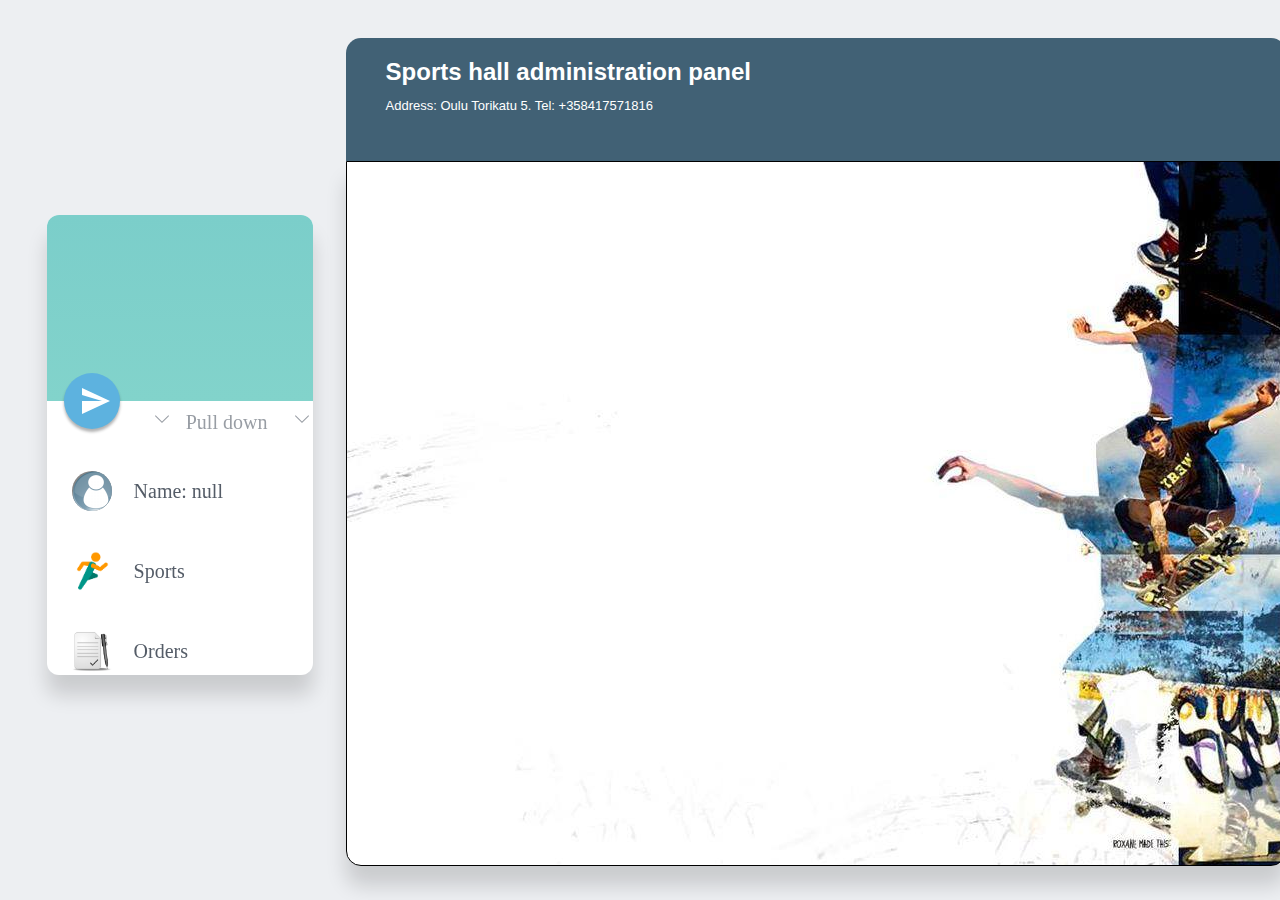
<file: forum_admin/static/index_admin.html>
<!DOCTYPE html>
<html>
  <head>
    <meta charset="UTF-8">
    <title>Sportshall Management System </title>
    <script src='http://cdnjs.cloudflare.com/ajax/libs/jquery/2.1.3/jquery.min.js'></script>
    <script src="js/index.js"></script>
    <script type="text/javascript" src="jquery.js"></script>
    <script type="text/javascript" src="facebox/src/facebox.js"></script>
    <meta name="viewport" content="width=device-width, initial-scale=1, user-scalable=yes">
    
    
    <link rel='stylesheet prefetch' href='http://maxcdn.bootstrapcdn.com/font-awesome/4.3.0/css/font-awesome.min.css'>

        <link rel="stylesheet" href="css/style.css">
        <link rel="stylesheet" type="text/css" href="facebox/src/facebox.css">

    
    
    
  </head>

  <body>

  
  <div id="intro">
		<p style='position:relative;  top:-20px' ><font size="5.5" face="arial" ><b>Sports hall administration panel</b></font></p>
		<p style='position:relative;  top:-8px' ><font size="2.5" face="arial" >Address: Oulu Torikatu 5.  Tel: +358417571816</font></p>
  </div>
  
  	<div id = "mainContent" class="maincontent" style="background-image: url(image/welcome.jpg); height: 705px; width: 940px; border: 1px solid black;">
	<div id="existingUserData" style="visibility: hidden">
				<!-- Main content area -->
				<div class="section" id="userPublicInfo">
					<form action="#" id="user_public_form">
						<div class="commands">
							<input type="button" value="Delete User" id="deleteUser" onclick="display_delete_user_form();">
							<input type="button" value=" Add  User " id="addUser" onclick="display_create_user_form();">
							
						</div>
						<p id="userHeader">  
							<a id="username" >username</a>
						</p>
						<ul id="user_panel"></ul>
					</form> 
				</div>
    </div>
	<div id="existingSportsData" style="visibility: hidden">
	            <div class="section" id="SportPublicInfo">
					<form action="#" id="sport_public_form">
						<div class="commands">
							<input id="deleteSport" type="button" value="Delete Sport" onclick="display_delete_sport_form()"/>
							<input id="addSport" type="button"    value=" Add  Sport " onclick="display_create_sport_form()"/>
						
						</div>
						<p id="sportHeader">  
							<a class="sportname" id="sportname"  >sportname</a>
						</p>
						<ul id="sport_panel"></ul>
					</form> 
				</div>
	</div>
	<div id="existingOrdersData" style="visibility: hidden">
	            <div class="section" id="OrderPublicInfo">
					<form action="#" id="order_public_form">
						<div class="commands">
							<input id="deleteOrder" type="button" value="Delete Order" onclick="display_delete_order_form()"/>
							<input id="addOrder" type="button"    value=" Add  Order" onclick="display_create_order_form()"/>
						</div>
						<p id="orderHeader">  
							<a class="ordername" id="ordername"  >ordername</a>
						</p>
						<ul id="order_panel"></ul>
					</form> 
				</div>
	</div>
		</div>
   <div id="form_content" style="display:none;"></div>
  
  
  
  
  
    <div class="demo">
  <div class="demo__top">

  </div>
  <div class="demo__body">
    <div class="plane-cont">
      <div class="plane-rotater">
        <div class="plane">
          <svg class="plane-svg" viewBox="0 0 28 26">
            <path class="plane-svg__path" fill="#fff" d="M0,0 28,13 0,26 0,13 20,13 0,7z" />
          </svg>
        </div>
      </div>
    </div>
    <div class="pull-down">Pull down</div>
    <div class="items">
	
      <div class="item item-3">
        <a target="_blank" class="icon-box item__icon">
		  <img src="image/user.png" onClick="getUsers()"/>
        </a>
        <a  id="user_name" target="_blank" class="item__name" onClick="getUsers()" >Users</a>
      </div>
	  
      <div class="item item-2">
        <div class="item__icon m--img">
          <img src="image/sports.png" onClick="getSports()"/>
        </div>
        <a  target="_blank" class="item__name" onClick="getSports()">Sports</a>
      </div>
	  
      <div class="item item-1">
        <div class="item__icon m--img">
          <img src="image/order.jpg" onClick="getOrders()" />
        </div>
       <a  target="_blank" class="item__name" onClick="getOrders()">Orders</a>
      </div>
    </div>
  </div>
</div>



    
    
  <script>

    var namevalue = window.localStorage.getItem("username");
    console.log ("RECEIVED username: ", window.localStorage.getItem("username"));
    $("#user_name").html("Name: "+ namevalue);
    line = '';
    function getUsers(){
		$.ajax({
		url : 'http://localhost:5000/forum/api/users/',
		type: 'GET'
		}).always(function(){
			$("#user_panel").empty();
			$("#sport_panel").empty();
			$("#order_panel").empty();
		}).done(function(data){
			console.log("data: ", data);
			users = data.collection.items;
			line = line + '\n';
			
			document.getElementById("existingUserData").style.visibility = "visible";
			document.getElementById("existingSportsData").style.visibility = "visible";
			document.getElementById("existingOrdersData").style.visibility = "visible";
			$("#existingUserData").show();
			$("#existingSportsData").hide();
			$("#existingOrdersData").hide();
			for (var i=0; i < users.length; i++){
			var user = users[i];
			//Extract the username by getting the data values. Once obtained
			// the username use the method appendUserToList to show the user
			// information in the UI.
			//Data format example:
			//  [ { "name" : "username", "value" : "Mystery" },
			//    { "name" : "registrationdate", "value" : "2014-10-12" } ]
			
			var user_data = user.data;
			for (var j=0; j<user_data.length;j++){
				if (user_data[j].name=="nickname"){
					console.log("time: ", j);
					appendUserToList(user.href, user_data[j].value);
				}
			}
		}
		//Set the href of #addUser for creating a new user
		//setNewUserUrl(data.collection.href)
		}).fail(function(){
		});
		}

		function getUserProfile(){
			$.ajax({
			url : 'http://localhost:5000/forum/api/users/'+window.localStorage.getItem("username")+'/',
			type: 'GET'
			}).always(function(){
				$("#user_panel").empty();
				$("#sport_panel").empty();
				$("#order_panel").empty();
				console.log ("RECEIVED username 1: ", window.localStorage.getItem("username"));
			}).done(function(data){
				console.log("data: ", data);
				console.log ("RECEIVED username: ", window.localStorage.getItem("username"));
				profiles = data.collection.items;
				console.log("Profiles: ", profiles);
				console.log("Profiles data: ", profiles.data);
				line = line + '\n';
				$("#existingUserData").show();
				$("#existingSportsData").hide();
				$("#existingOrdersData").hide();
				for (var i=0; i < profiles.length; i++){
				var profile = profiles[i];
				console.log("proifile", profile);
				//Extract the username by getting the data values. Once obtained
				// the username use the method appendUserToList to show the user
				// information in the UI.
				//Data format example:
				//  [ { "name" : "username", "value" : "Mystery" },
				//    { "name" : "registrationdate", "value" : "2014-10-12" } ]
				
				var profile_data = profile.data;
				for (var j=0; j<profile_data.length;j++){

						appendUserToList("", profile_data[j].name +": "+ profile_data[j].value);
					
				}
			}
			//Set the href of #addUser for creating a new user
			//setNewUserUrl(data.collection.href)
			}).fail(function(){
			});
		}
		
		
		
		

			
			
		function getSports(){
			$.ajax({
			url : 'http://localhost:5000/forum/api/sports/',
			type: 'GET'
			}).always(function(){
				$("#user_panel").empty();
				$("#sport_panel").empty();
				$("#order_panel").empty();
			}).done(function(data){
				console.log("sport data: ", data);
				sports = data.collection.items;
				console.log("sports items: ", sports);
				
				document.getElementById("existingUserData").style.visibility = "visible";
				document.getElementById("existingSportsData").style.visibility = "visible";
				document.getElementById("existingOrdersData").style.visibility = "visible";
				$("#existingUserData").hide();
				$("#existingSportsData").show();
				$("#existingOrdersData").hide();
				for (var i=0; i < sports.length; i++){
				var sport = sports[i];
				//Extract the username by getting the data values. Once obtained
				// the username use the method appendUserToList to show the user
				// information in the UI.
				//Data format example:
				//  [ { "name" : "username", "value" : "Mystery" },
				//    { "name" : "registrationdate", "value" : "2014-10-12" } ]
				var sport_data = sport.data;
				var sport_id = null;
				for (var j=0; j<sport_data.length;j++){
					if (sport_data[j].name=="sport_id"){
						sport_id = sport_data[j].value;
					}
					if (sport_data[j].name=="sportname"){
						sport_name = sport_data[j].value;
					}
					if (sport_data[j].name=="time"){
						time = sport_data[j].value;
					}
					if (sport_data[j].name=="hallnumber"){
					    hallnumber = sport_data[j].value;
					}
					if (sport_data[j].name=="note"){
					    note = sport_data[j].value;
						appendSportToList(sport_id, sport_name, time, hallnumber, note);
					}
				}
			}
			//Set the href of #addUser for creating a new user
			//setNewUserUrl(data.collection.href)
			}).fail(function(){
			});
			}
		

		
		function getOrders(){
			$.ajax({
			url : 'http://localhost:5000/forum/api/orders/',
			type: 'GET'
			}).always(function(){
				$("#user_panel").empty();
				$("#sport_panel").empty();
				$("#order_panel").empty();
			}).done(function(data){
				console.log("data: ", data);
				orders = data.collection.items;
				
				document.getElementById("existingUserData").style.visibility = "visible";
				document.getElementById("existingSportsData").style.visibility = "visible";
				document.getElementById("existingOrdersData").style.visibility = "visible";
				$("#existingUserData").hide();
				$("#existingSportsData").hide();
				$("#existingOrdersData").show();
				for (var i=0; i < orders.length; i++){
				var order = orders[i];
				//Extract the username by getting the data values. Once obtained
				// the username use the method appendUserToList to show the user
				// information in the UI.
				//Data format example:
				//  [ { "name" : "username", "value" : "Mystery" },
				//    { "name" : "registrationdate", "value" : "2014-10-12" } ]
				var order_data = order.data;
				var user_nickname = null;
				var order_id = null;
				var sportname = null;
				var timestamp = null;
				for (var j=0; j<order_data.length;j++){

				    if (order_data[j].name=="order_id"){
						order_id = order_data[j].value;
					}
					if (order_data[j].name=="user_nickname"){
						user_nickname = order_data[j].value;
					}
					if (order_data[j].name=="sportname"){
						sportname = order_data[j].value;
					}
					if (order_data[j].name=="timestamp"){
						timestamp = order_data[j].value;
						appendOrderToList(order_id, user_nickname, sportname, timestamp);
					}
				}
			}
			//Set the href of #addUser for creating a new user
			//setNewUserUrl(data.collection.href)
			}).fail(function(){
			});
			}
		
   
		function appendUserToList(url, username) {
			//var $user = $('<li>').html('<a class= "user_link" href="'+url+'>'+username+'</a>');
			//Add to the user list
			//Username = username;
			$("#user_panel").append('<li>'+username+'</li>');
			console.log("username is: ", username);

		}
    
		
		
		function appendSportToList(sport_id, sportname, time, hallnumber, note) {
			console.log("sportname is: ", sportname);
			//var $sport = $('<li>').html('<a class= "sport_link"  href="'+url+'>'+sportname+'</a>');
			//Add to the user list
			username = window.localStorage.getItem("username");
			sn = sportname;
			$("#sport_panel").append('<li>'+'Sport Name: '+sportname+'***Sport ID:'+ sport_id +'***Time'+time +'***Hallnumber'+hallnumber + "***Note: "+note +'\n'+'</li>');
			
		}

		
		
		function appendOrderToList(order_id, user_nickname, sportname, timestamp){
			console.log("sportname ordered is: ", sportname);
			//var $sport = $('<li>').html('<a class= "sport_link"  href="'+url+'>'+sportname+'</a>');
			//Add to the user list
			$("#order_panel").append('<li>'+'Order ID: '+order_id+'****User Nickname: '+user_nickname+'*********Sport Name: '+sportname+'*********Timestamp: '+timestamp+'</li>');
		}

	function display_create_user_form(){
		var str = '';
		str += '<h3>Create new user</h3>';
		str += '<div class="form-item"><label>Username:</label><input type="" id="input_nickname" /></div>';
		str += '<div class="form-item"><label>Password:</label><input type="" id="input_password" /></div>';
		str += '<div class="form-item"><label>Date of birth:</label><input type="" id="input_dateofbirth" /></div>';
		str += '<div class="form-item"><label>Email:</label><input type="" id="input_email" /></div>';
		str += '<div class="form-item"><label>Gender:</label><input type="" id="input_gender" /></div>';
		str += '<div><button onclick="create_new_user()">Create new user</button></div>';
		$.facebox(str);
	}
   
    function display_delete_user_form(){
		var str = '';
		str += '<h3>Delete User</h3>';
		str += '<div class="form-item"><label>Username:</label><input type="" id="delete_nickname" /></div>';
		str += '<div class="form-item"><label>Password:</label><input type="" id="delete_password" /></div>';
		str += '<div><button onclick="delete_user();">Delete User</button></div>';
		$.facebox(str);
    }
	
	
	
	
	function display_create_sport_form(){
		var str = '';
		str += '<h3>Create new sport</h3>';
		str += '<div class="form-item"><label>Sport Name:</label><input type="" id="input_sportname" /></div>';
		str += '<div class="form-item"><label>Time:</label><input type="" id="input_time" /></div>';
		str += '<div class="form-item"><label>Hall Number:</label><input type="" id="input_hallnumber" /></div>';
		str += '<div class="form-item"><label>Note:</label><input type="" id="input_note" /></div>';
		str += '<div><button onclick="create_new_sport()">Create new sport</button></div>';
		$.facebox(str);
	}
	
	
	function display_delete_sport_form(){
		var str = '';
		
		str += '<h3>Delete Sport</h3>';
		str += '<div>Sport Name: <input type="" id="delete_sportname" /></div>';
		str += '<div><button onclick="delete_sport();">Delete Sport</button></div>';
		$.facebox(str);
	}
	
	function display_create_order_form(){
		var str = '';
		str += '<h3>Make an order for a specific user</h3>';
		str += '<div class="form-item"><label>Sport Name:</label><input type="" id="order_sportname" /></div>';
		str += '<div class="form-item"><label>User Name:</label><input type="" id="order_nickname" /></div>';
		str += '<div><button onclick="book_sport()">Make Order</button></div>';
		$.facebox(str);
	}
	
	function display_delete_order_form(){
		var str = '';
		str += '<h3>Delete Order</h3>';
		str += '<div class="form-item"><label>Order ID:</label><input type="" id="delete_orderid" /></div>';
		str += '<div><button onclick="delete_order();">Delete Order</button></div>';
		$.facebox(str);
	}
	
	
	
	function delete_user(){
			$.ajax({
			url : 'http://localhost:5000/forum/api/deleteuser/'+ $('#delete_nickname').val() +'/'+ $('#delete_password').val() + '/',
			type: 'DELETE'
			}).always(function(){
				alert("are you sure to delete user? ");
			}).done(function(data){
				$.facebox.close();
				getUsers();
			}).fail(function(){
				alert("username and password do not match...");
			});
	}

	function delete_order(){
			$.ajax({
			url : 'http://localhost:5000/forum/api/orderid/'+ $('#delete_orderid').val() +'/',
			type: 'DELETE'
			}).always(function(){
				alert("are you sure to delete this order? ");
			}).done(function(data){
				$.facebox.close();
				getOrders();
			}).fail(function(){
				alert("the order id is not correct...");
			});
	}

	function create_new_user(){

		data =  '';
		data += '{"template":{';
		data += '"data":[';
		data += '{"required": true, "prompt": "Insert user nickname", "name": "nickname", "value": "'+ $('#input_nickname').val() +'"},';
		data += '{"required": true, "prompt": "Insert user password", "name": "password", "value": "'+ $('#input_password').val() +'"},';
		data += '{"required": true, "prompt": "Insert user regDate", "name": "regDate", "value": "1991-232-12"},';
		data += '{"required": false, "prompt": "Insert user address", "name": "address", "value": "1d246"},';
		data += '{"required": false, "prompt": "Insert user signature", "name": "signature", "value": "asdaxzadfgf"},';
		data += '{"required": true, "prompt": "Insert user avatar", "name": "avatar", "value": "aasd"},';
        data += '{"required": true, "prompt": "Insert user userType", "name": "userType", "value": "False"},';
		data += '{"required": true, "prompt": "Insert user birthday", "name": "birthday", "value": "'+ $('#input_dateofbirth').val() +'"},';
		data += '{"required": true, "prompt": "Insert user email", "name": "email", "value": "'+ $('#input_email').val() +'"},';
		data += '{"required": true, "prompt": "Insert user website", "name": "website", "value": "asdas.com"},';
		data += '{"required": true, "prompt": "Insert user familyName", "name": "familyName", "value": "malesa"},';
		data += '{"required": true, "prompt": "Insert user gender", "name": "gender", "value": "'+ + $('#input_gender').val() +'"},';
		data += '{"required": true, "prompt": "Insert user givenName", "name": "givenName", "value": "asdasdada"}';
		data += ']';
		data += '}';
		data += '}';
		console.log("data", '11');
		$.ajax(
		{
			url: "http://localhost:5000/forum/api/users/",
			data: data,
			type: 'POST',
			headers: { 
			'Content-Type': 'application/vnd.collection+json' 
			},
			success: function(json){
			console.log("data", '22');
			alert('user has been created');
					getUsers();
					$.facebox.close();
			},
			error: function(xhr, ajaxOptions, thrownError){
					alert('the username has been used');
			}
		});
	}
	
	
	function book_sport(){
		$.ajax(
		{
			url: "http://localhost:5000/forum/api/booksport/"+$('#order_nickname').val()+"/"+$('#order_sportname').val()+"/",
			type: 'POST',
			headers: { 
			'Content-Type': 'application/vnd.collection+json'
			},
			success: function(json){
			console.log("data", '22');
			$.facebox.close();
			getOrders();
			},
			error: function(xhr, ajaxOptions, thrownError){
					alert('the username has been used');
			}
		});
	}
	

	
	function delete_sport(){
			$.ajax({
			url : 'http://localhost:5000/forum/api/sports/'+ $('#delete_sportname').val() +'/',
			type: 'DELETE'
			}).always(function(){
				alert("Are you sure to delete sport?");
			}).done(function(data){
				alert("This sport has been deleted.");
				$.facebox.close();
				getSports();
			}).fail(function(){
				alert("There is no such sport");
			});
	}
	
	
	

	
	
	function create_new_sport(){
		data =  '';
		data += '{"template":{';
		data += '"data":[';
		data += '{"required": true, "prompt": "Insert sportname", "name": "sportname", "value": "'+ $('#input_sportname').val() +'"},';
		data += '{"required": false, "prompt": "Insert time", "name": "time", "value": "'+ $('#input_time').val() +'"},';
		data += '{"required": false, "prompt": "Insert hallnumber", "name": "hallnumber", "value": "'+ $('#input_hallnumber').val() +'"},';
		data += '{"required": false, "prompt": "Insert note", "name": "note", "value": "'+ $('#input_note').val() +'"}';
		data += ']';
		data += '}';
		data += '}';
		console.log("data", '11');
		$.ajax(
		{
			url: "http://localhost:5000/forum/api/sports/",
			data: data,
			type: 'POST',
			headers: { 
			'Content-Type': 'application/vnd.collection+json' 
		},
			success: function(json){
			console.log("data", '22');
			alert('sport has been created');
					getSports();
					$.facebox.close();
			},
			error: function(xhr, ajaxOptions, thrownError){
					alert('the sport cannot be created');
			}
		});
		
	}
	
	
	function writeToFile(text){
		$.ajax(
		{
			url: "http://localhost:5000/forum/api/files/"+text+"/",
			type: "GET"
		}).always(function(){
				alert("You have logged this event info into your local file");
		}).fail(function(){
				alert("cannot log event info");
		});
	}
   
  </script>
  </body>
</html>
</file>
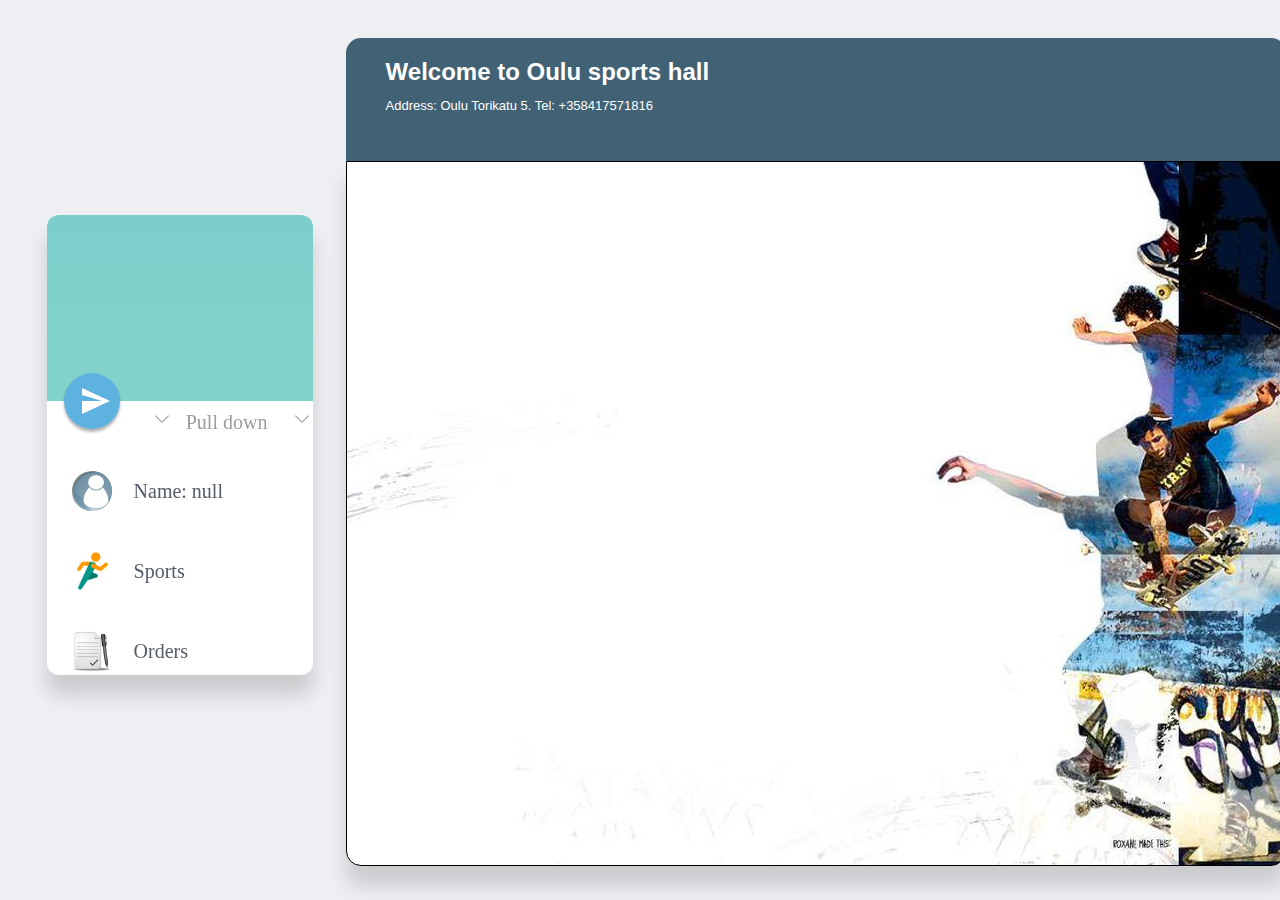
<file: forum_admin/static/index_normal.html>
<!DOCTYPE html>
<html>
  <head>
    <meta charset="UTF-8">
    <title>Sportshall Management System </title>
    <script src='http://cdnjs.cloudflare.com/ajax/libs/jquery/2.1.3/jquery.min.js'></script>
    <script src="js/index.js"></script>
    <script type="text/javascript" src="jquery.js"></script>
    <script type="text/javascript" src="facebox/src/facebox.js"></script>
    <meta name="viewport" content="width=device-width, initial-scale=1, user-scalable=yes">
    
    
    <link rel='stylesheet prefetch' href='http://maxcdn.bootstrapcdn.com/font-awesome/4.3.0/css/font-awesome.min.css'>

        <link rel="stylesheet" href="css/style.css">
        <link rel="stylesheet" type="text/css" href="facebox/src/facebox.css">

    
    
    
  </head>

  <body>

  
  <div id="intro">
		<p style='position:relative;  top:-20px' ><font size="5.5" face="arial" ><b>Welcome to Oulu sports hall</b></font></p>
		<p style='position:relative;  top:-8px' ><font size="2.5" face="arial" >Address: Oulu Torikatu 5.  Tel: +358417571816</font></p>
	</div>
  
  	<div id = "mainContent" class="maincontent" style="background-image: url(image/welcome.jpg); height: 705px; width: 940px; border: 1px solid black;">
	

	<div id="existingUserData" style="visibility: hidden">
				<!-- Main content area -->
				<div class="section" id="userPublicInfo">
					<form action="#" id="user_public_form">
						<div class="commands">

							
						</div>
						<p id="userHeader">  
							<a  id="username" >username</a>
						</p>
						<ul id="user_panel"></ul>
					</form> 
				</div>
    </div>
	<div id="existingSportsData" style="visibility: hidden">
	            <div class="section" id="SportPublicInfo">
					<form action="#" id="sport_public_form">
						<div class="commands">
							<input  id="bookSport" type="button" value="Book Sport" onclick="display_book_sport_form()"/>
							
						</div>
						<p id="sportHeader">  
							<a  class="sportname" id="sportname"  >sportname</a>
						</p>
						<ul id="sport_panel"></ul>
					</form> 
				</div>
	</div>
	<div id="existingOrdersData" style="visibility: hidden">
	            <div class="section" id="OrderPublicInfo">
					<form action="#" id="order_public_form">
						<div class="commands">
							<input  id="deleteOrder" type="button" value="Delete Order" onclick="display_delete_order_form()"/>
						</div>
						<p id="orderHeader">  
							<a  class="ordername" id="ordername">Ordername</a>
						</p>
						<ul id="order_panel"></ul>
					</form> 
				</div>
	</div>
		</div>
   <div id="form_content" style="display:none;"></div>
  
  
  
  
  
    <div class="demo">
  <div class="demo__top">

  </div>
  <div class="demo__body">
    <div class="plane-cont">
      <div class="plane-rotater">
        <div class="plane">
          <svg class="plane-svg" viewBox="0 0 28 26">
            <path class="plane-svg__path" fill="#fff" d="M0,0 28,13 0,26 0,13 20,13 0,7z" />
          </svg>
        </div>
      </div>
    </div>
    <div class="pull-down">Pull down</div>
    <div class="items">
	
      <div class="item item-3">
        <a target="_blank" class="icon-box item__icon">
		  <img src="image/user.png" onClick="getUserProfile()"/>
        </a>
        <a  id="user_name" target="_blank" class="item__name" onClick="getUserProfile()" >Users</a>
      </div>
	  
      <div class="item item-2">
        <div class="item__icon m--img">
          <img src="image/sports.png" onClick="getSports()"/>
        </div>
        <a  target="_blank" class="item__name" onClick="getSports()">Sports</a>
      </div>
	  
      <div class="item item-1">
        <div class="item__icon m--img">
          <img src="image/order.jpg" onClick="getOrders()" />
        </div>
       <a  target="_blank" class="item__name" onClick="getOrders()">Orders</a>
      </div>
    </div>
  </div>
</div>



    
    
  <script>

    var namevalue = window.localStorage.getItem("username");
    console.log ("RECEIVED username: ", window.localStorage.getItem("username"));
    $("#user_name").html("Name: "+ namevalue);
    line = '';
    function getUsers(){
		$.ajax({
		url : 'http://localhost:5000/forum/api/users/',
		type: 'GET'
		}).always(function(){
			$("#user_panel").empty();
			$("#sport_panel").empty();
			$("#order_panel").empty();
		}).done(function(data){
			console.log("data: ", data);
			writeToFile('test get users');
			users = data.collection.items;
			line = line + '\n';
			$("#existingUserData").show();
			$("#existingSportsData").hide();
			$("#existingOrdersData").hide();
			for (var i=0; i < users.length; i++){
			var user = users[i];
			//Extract the username by getting the data values. Once obtained
			// the username use the method appendUserToList to show the user
			// information in the UI.
			//Data format example:
			//  [ { "name" : "username", "value" : "Mystery" },
			//    { "name" : "registrationdate", "value" : "2014-10-12" } ]
			
			var user_data = user.data;
			for (var j=0; j<user_data.length;j++){
				if (user_data[j].name=="nickname"){
					console.log("time: ", j);
					appendUserToList(user.href, user_data[j].value);
				}
			}
		}
		//Set the href of #addUser for creating a new user
		//setNewUserUrl(data.collection.href)
		}).fail(function(){
		});
		}

		function getUserProfile(){
			$.ajax({
			url : 'http://localhost:5000/forum/api/users/'+window.localStorage.getItem("username")+'/',
			type: 'GET'
			}).always(function(){
				$("#user_panel").empty();

				console.log ("RECEIVED username 1: ", window.localStorage.getItem("username"));
			}).done(function(data){
				console.log("data: ", data);
				console.log ("RECEIVED username: ", window.localStorage.getItem("username"));
				profiles = data.collection.items;
				console.log("Profiles: ", profiles);
				console.log("Profiles data: ", profiles.data);
				line = line + '\n';
                document.getElementById("existingUserData").style.visibility = "visible";
				document.getElementById("existingSportsData").style.visibility = "visible";
				document.getElementById("existingOrdersData").style.visibility = "visible";
				
				$("#existingUserData").show();
				$("#existingSportsData").hide();
				$("#existingOrdersData").hide();
				for (var i=0; i < profiles.length; i++){
				var profile = profiles[i];
				console.log("proifile", profile);
				//Extract the username by getting the data values. Once obtained
				// the username use the method appendUserToList to show the user
				// information in the UI.
				//Data format example:
				//  [ { "name" : "username", "value" : "Mystery" },
				//    { "name" : "registrationdate", "value" : "2014-10-12" } ]
				
				var profile_data = profile.data;
				for (var j=0; j<profile_data.length;j++){

						appendUserToList("", profile_data[j].name +": "+ profile_data[j].value);
					
				}
			}
			//Set the href of #addUser for creating a new user
			//setNewUserUrl(data.collection.href)
			}).fail(function(){
			});
		}
		
		
		
		

			
			
		function getSports(){
			$.ajax({
			url : 'http://localhost:5000/forum/api/sports/',
			type: 'GET'
			}).always(function(){
				$("#user_panel").empty();
				$("#sport_panel").empty();
				$("#order_panel").empty();
			}).done(function(data){
				console.log("sport data: ", data);
				sports = data.collection.items;
				console.log("sports items: ", sports);
				
				document.getElementById("existingUserData").style.visibility = "visible";
				document.getElementById("existingSportsData").style.visibility = "visible";
				document.getElementById("existingOrdersData").style.visibility = "visible";
			
				$("#existingUserData").hide();
				$("#existingSportsData").show();
				$("#existingOrdersData").hide();
				for (var i=0; i < sports.length; i++){
				var sport = sports[i];
				//Extract the username by getting the data values. Once obtained
				// the username use the method appendUserToList to show the user
				// information in the UI.
				//Data format example:
				//  [ { "name" : "username", "value" : "Mystery" },
				//    { "name" : "registrationdate", "value" : "2014-10-12" } ]
				var sport_data = sport.data;
				var sport_id = null;
				for (var j=0; j<sport_data.length;j++){
					if (sport_data[j].name=="sport_id"){
						sport_id = sport_data[j].value;
					}
					if (sport_data[j].name=="sportname"){
						sport_name = sport_data[j].value;
					}
					if (sport_data[j].name=="time"){
						time = sport_data[j].value;
					}
					if (sport_data[j].name=="hallnumber"){
					    hallnumber = sport_data[j].value;
					}
					if (sport_data[j].name=="note"){
					    note = sport_data[j].value;
						appendSportToList(sport_id, sport_name, time, hallnumber, note);
					}
				}
			}
			//Set the href of #addUser for creating a new user
			//setNewUserUrl(data.collection.href)
			}).fail(function(){
			});
			}
		

		
		function getOrders(){
			$.ajax({
			url : 'http://localhost:5000/forum/api/orders/'+window.localStorage.getItem("username")+'/',
			type: 'GET'
			}).always(function(){
				$("#user_panel").empty();
				$("#sport_panel").empty();
				$("#order_panel").empty();
			}).done(function(data){
				console.log("data: ", data);
				orders = data.collection.items;
				document.getElementById("existingUserData").style.visibility = "visible";
				document.getElementById("existingSportsData").style.visibility = "visible";
				document.getElementById("existingOrdersData").style.visibility = "visible";
				
				$("#existingUserData").hide();
				$("#existingSportsData").hide();
				$("#existingOrdersData").show();
				for (var i=0; i < orders.length; i++){
				var order = orders[i];
				//Extract the username by getting the data values. Once obtained
				// the username use the method appendUserToList to show the user
				// information in the UI.
				//Data format example:
				//  [ { "name" : "username", "value" : "Mystery" },
				//    { "name" : "registrationdate", "value" : "2014-10-12" } ]
				var order_data = order.data;
				var user_nickname = null;
				var order_id = null;
				var sportname = null;
				var timestamp = null;
				for (var j=0; j<order_data.length;j++){
                    if (order_data[j].name=="order_id"){
						order_id = order_data[j].value;
					}
					if (order_data[j].name=="user_nickname"){
						user_nickname = order_data[j].value;
					}
					if (order_data[j].name=="sportname"){
						sportname = order_data[j].value;
					}
					if (order_data[j].name=="timestamp"){
						timestamp = order_data[j].value;
						appendOrderToList(order_id, user_nickname, sportname, timestamp);
					}
				}
			}
			//Set the href of #addUser for creating a new user
			//setNewUserUrl(data.collection.href)
			}).fail(function(){
			});
			}
		
   
		function appendUserToList(url, username) {
			//var $user = $('<li>').html('<a class= "user_link" href="'+url+'>'+username+'</a>');
			//Add to the user list
			//Username = username;
			$("#user_panel").append('<li>'+username+'</li>');
			console.log("username is: ", username);

		}
    
		
		
		function appendSportToList(sport_id, sportname, time, hallnumber, note) {
			console.log("sportname is: ", sportname);
			//var $sport = $('<li>').html('<a class= "sport_link"  href="'+url+'>'+sportname+'</a>');
			//Add to the user list
			username = window.localStorage.getItem("username");
			sn = sportname;
			$("#sport_panel").append('<li>'+'Sport Name: '+sportname+'***Sport ID:'+ sport_id +'***Time'+time +'***Hallnumber'+hallnumber + "***Note: "+note +'\n'+'</li>');
		}

		
		
		function appendOrderToList(order_id, user_nickname, sportname, timestamp){
			console.log("sportname ordered is: ", sportname);
			//var $sport = $('<li>').html('<a class= "sport_link"  href="'+url+'>'+sportname+'</a>');
			//Add to the user list
			$("#order_panel").append('<li>'+'Order ID: '+order_id+'****User Nickname: '+user_nickname+'*********Sport Name: '+sportname+'*********Timestamp: '+timestamp+'</li>');
		}

	function display_create_user_form(){
		var str = '';
		str += '<h3>Create new user</h3>';
		str += '<div class="form-item"><label>Username:</label><input type="" id="input_nickname" /></div>';
		str += '<div class="form-item"><label>Password:</label><input type="" id="input_password" /></div>';
		str += '<div class="form-item"><label>Date of birth:</label><input type="" id="input_dateofbirth" /></div>';
		str += '<div class="form-item"><label>Email:</label><input type="" id="input_email" /></div>';
		str += '<div class="form-item"><label>Gender:</label><input type="" id="input_gender" /></div>';
		str += '<div><button onclick="create_new_user()">Create new user</button></div>';
		$.facebox(str);
	}
   
    function display_delete_user_form(){
		var str = '';
		str += '<h3>Delete User</h3>';
		str += '<div class="form-item"><label>Username:</label><input type="" id="delete_nickname" /></div>';
		str += '<div class="form-item"><label>Password:</label><input type="" id="delete_password" /></div>';
		str += '<div><button onclick="delete_user();">Delete User</button></div>';
		$.facebox(str);
    }
	
	
	
	
	function display_create_sport_form(){
		var str = '';
		str += '<h3>Create new sport</h3>';
		str += '<div class="form-item"><label>Sport Name:</label><input type="" id="input_sportname" /></div>';
		str += '<div class="form-item"><label>Time:</label><input type="" id="input_time" /></div>';
		str += '<div class="form-item"><label>Hall Number:</label><input type="" id="input_hallnumber" /></div>';
		str += '<div class="form-item"><label>Note:</label><input type="" id="input_note" /></div>';
		str += '<div><button onclick="create_new_sport()">Create new sport</button></div>';
		$.facebox(str);
	}
	
	
	function display_book_sport_form(){
		var str = '';
		str += '<h3>Book Sport</h3>';
		str += '<div>Sport Name: <input type="" id="book_sportname" /></div>';
		str += '<div><button onclick="book_sport()">Book Sport</button></div>';
		$.facebox(str);
	}
	
	function display_delete_order_form(){
		var str = '';
		str += '<h3>Delete Order</h3>';
		str += '<div class="form-item"><label>Order ID:</label><input type="" id="delete_orderid" /></div>';
		str += '<div><button onclick="delete_order();">Delete Order</button></div>';
		$.facebox(str);
	}

	
	
	function delete_user(){
			$.ajax({
			url : 'http://localhost:5000/forum/api/deleteuser/'+ $('#delete_nickname').val() +'/'+ $('#delete_password').val() + '/',
			type: 'DELETE'
			}).always(function(){
				alert("are you sure to delete user? ");
			}).done(function(data){
				writeToFile(line+'User: '+$('#delete_nickname').val()+' has been deleted');
				$.facebox.close();
				getUsers();
			}).fail(function(){
				alert("username and password do not match...");
			});
	}

	
	function delete_order(){
			$.ajax({
			url : 'http://localhost:5000/forum/api/orderid/'+ $('#delete_orderid').val() +'/',
			type: 'DELETE'
			}).always(function(){
				alert("are you sure to delete this order? ");
			}).done(function(data){
				$.facebox.close();
				getOrders();
			}).fail(function(){
				alert("the order id is not correct...");
			});
	}


	function create_new_user(){

		data =  '';
		data += '{"template":{';
		data += '"data":[';
		data += '{"required": true, "prompt": "Insert user nickname", "name": "nickname", "value": "'+ $('#input_nickname').val() +'"},';
		data += '{"required": true, "prompt": "Insert user password", "name": "password", "value": "'+ $('#input_password').val() +'"},';
		data += '{"required": true, "prompt": "Insert user regDate", "name": "regDate", "value": "1991-232-12"},';
		data += '{"required": false, "prompt": "Insert user address", "name": "address", "value": "1d246"},';
		data += '{"required": false, "prompt": "Insert user signature", "name": "signature", "value": "asdaxzadfgf"},';
		data += '{"required": false, "prompt": "Insert user userType", "name": "userType", "value": "False"},';
		data += '{"required": true, "prompt": "Insert user avatar", "name": "avatar", "value": "aasd"},';
		data += '{"required": true, "prompt": "Insert user birthday", "name": "birthday", "value": "'+ $('#input_dateofbirth').val() +'"},';
		data += '{"required": true, "prompt": "Insert user email", "name": "email", "value": "'+ $('#input_email').val() +'"},';
		data += '{"required": true, "prompt": "Insert user website", "name": "website", "value": "asdas.com"},';
		data += '{"required": true, "prompt": "Insert user familyName", "name": "familyName", "value": "malesa"},';
		data += '{"required": true, "prompt": "Insert user gender", "name": "gender", "value": "'+ + $('#input_gender').val() +'"},';
		data += '{"required": true, "prompt": "Insert user givenName", "name": "givenName", "value": "asdasdada"}';
		data += ']';
		data += '}';
		data += '}';
		console.log("data", '11');
		$.ajax(
		{
			url: "http://localhost:5000/forum/api/users/",
			data: data,
			type: 'POST',
			headers: { 
			'Content-Type': 'application/vnd.collection+json' 
			},
			success: function(json){
			console.log("data", '22');
			alert('user has been created');
					getUsers();
					$.facebox.close();
			},
			error: function(xhr, ajaxOptions, thrownError){
					alert('the username has been used');
			}
		});
	}
	
	
	function book_sport(){
		nickname = window.localStorage.getItem("username");
		$.ajax(
		{
			url: "http://localhost:5000/forum/api/booksport/"+ nickname+"/"+$('#book_sportname').val() +"/",
			data: '',
			type: 'POST',
			headers: {
			'Content-Type': 'application/vnd.collection+json'
			},
			success: function(json){
			console.log("data", '22');
            $.facebox.close();
            alert(nickname+"  aaa   "+ "sportname");
			},
			error: function(xhr, ajaxOptions, thrownError){
					alert('wrong request');
			}
		});
	}
	

	
	function delete_sport(){
			$.ajax({
			url : 'http://localhost:5000/forum/api/sports/'+ $('#delete_sportname').val() +'/',
			type: 'DELETE'
			}).always(function(){
				alert("are you sure to delete sport?(info from central node) ");
			}).done(function(data){
				writeToFile('sport: '+$('#delete_sportname').val()+'has been deleted.');
				alert("This sport has been deleted through Central Node");
				$.facebox.close();
				getSports();
			}).fail(function(){
				alert("There is no such sport(info from central node)");
			});
	}
	
	
	

	
	
	function create_new_sport(){
		data =  '';
		data += '{"template":{';
		data += '"data":[';
		data += '{"required": true, "prompt": "Insert sportname", "name": "sportname", "value": "'+ $('#input_sportname').val() +'"},';
		data += '{"required": false, "prompt": "Insert time", "name": "time", "value": "'+ $('#input_time').val() +'"},';
		data += '{"required": false, "prompt": "Insert hallnumber", "name": "hallnumber", "value": "'+ $('#input_hallnumber').val() +'"},';
		data += '{"required": false, "prompt": "Insert note", "name": "note", "value": "'+ $('#input_note').val() +'"}';
		data += ']';
		data += '}';
		data += '}';
		console.log("data", '11');
		$.ajax(
		{
			url: "http://localhost:5000/forum/api/sports/",
			data: data,
			type: 'POST',
			headers: {
			'Content-Type': 'application/vnd.collection+json'
		},
			success: function(json){
			console.log("data", '22');
			alert('sport has been created');
					getSports();
					$.facebox.close();
			},
			error: function(xhr, ajaxOptions, thrownError){
					alert('the sport cannot be created');
			}
		});
		
	}
	
	
	function writeToFile(text){
		$.ajax(
		{
			url: "http://localhost:5000/forum/api/files/"+text+"/",
			type: "GET"
		}).always(function(){
				alert("You have logged this event info into your local file");
		}).fail(function(){
				alert("cannot log event info");
		});
	}
   
  </script>
  </body>
</html>
</file>
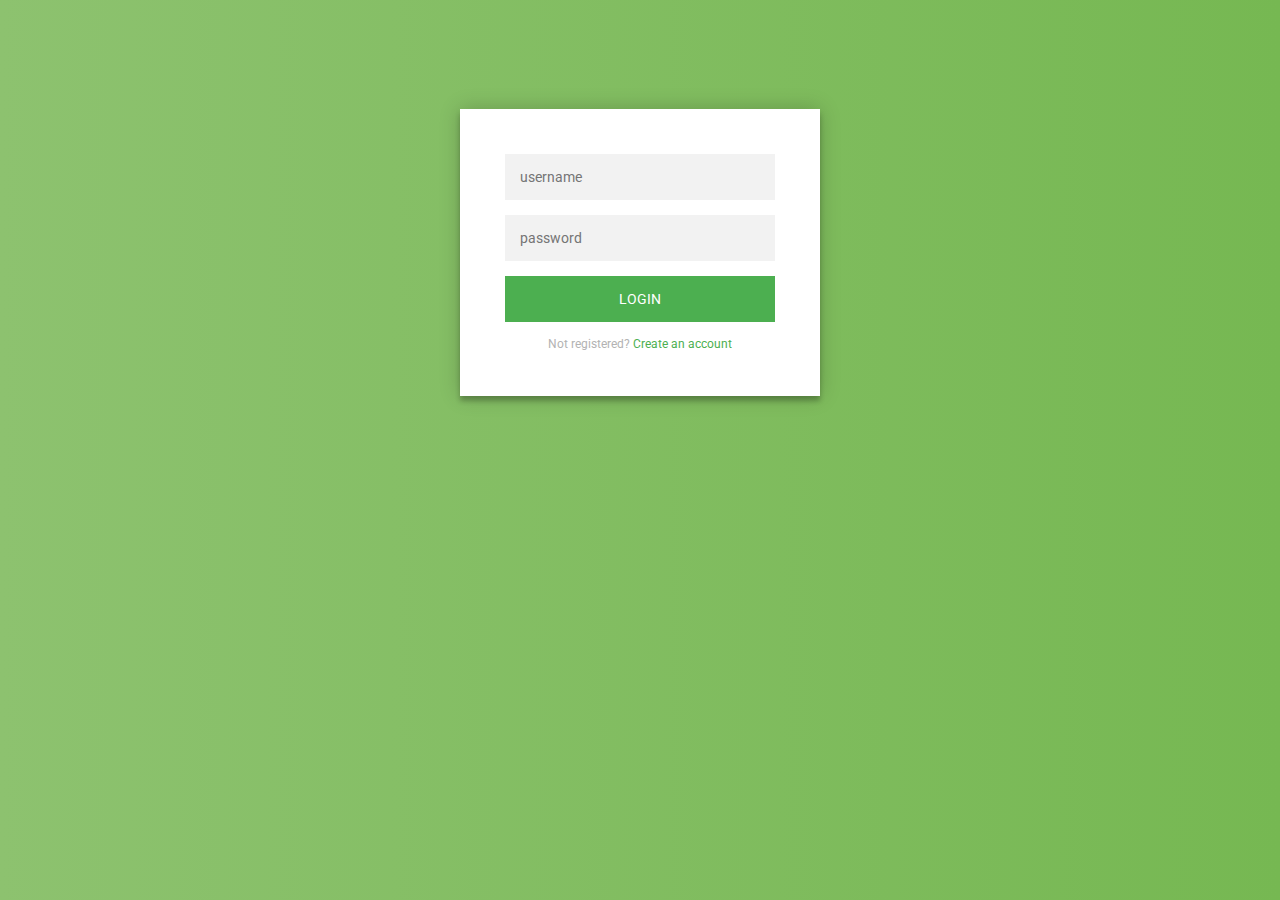
<file: forum_admin/static/login.html>
<!DOCTYPE html>
<html >
  <head>
    <meta charset="UTF-8">
    <title>Login Form</title>
    <script src='http://cdnjs.cloudflare.com/ajax/libs/jquery/2.1.3/jquery.min.js'></script>
    <script type="text/javascript" src="js_login/index.js"></script>
    <script type="text/javascript" src="jquery.js"></script>
    <link rel="stylesheet" href="css_login/style.css">
    
    
    
  </head>

  <body>

    <div class="login-page">
  <div class="form">
    <form class="register-form" action="#">
      <input id="username" type="text" placeholder="name"/>
      <input id="password" type="password" placeholder="password"/>
      <input id="emailaddress" type="text" placeholder="email address"/>
      <button onClick="register()">create</button>
      <p class="message">Already registered? <a href="#">Sign In</a></p>
    </form>
    <form class="login-form" action="#">
      <input id="user_name" type="text" placeholder="username"/>
      <input id="pass_word" type="password" placeholder="password"/>
      <button onclick="login()">login</button>
      <p class="message">Not registered? <a href="#">Create an account</a></p>
    </form>

  </div>
</div>

<script>

$('.message a').click(function(){
   $('form').animate({height: "toggle", opacity: "toggle"}, "slow");
});

function login()
  {
    var user_name = document.getElementById("user_name").value;
    var pass_word = document.getElementById("pass_word").value;


    $.ajax({
        url: "http://localhost:5000/forum/api/login/"+user_name+"/"+pass_word+"/",
        type: 'GET',
        success: function(data) {
		   if (data == 'Admin')
			{
			window.localStorage.setItem("username", user_name);
			window.localStorage.setItem("password", pass_word);
			alert("login successfully as admin");
			window.location="http://localhost:5000/forum_admin/index_admin.html";
			}
			else if(data == 'Normal')
			{
			window.localStorage.setItem("username", user_name);
			window.localStorage.setItem("password", pass_word);
			alert("login successfully as normal user");
			window.location="http://localhost:5000/forum_admin/index_normal.html";
			}
		},
    });
  }
  
function register()
	{
		var username = document.getElementById("username").value;
		console.log("the username registered is: ", username);
		var password = document.getElementById("password").value;
		console.log("the password registered is: ", password);
		var emailaddress = document.getElementById("emailaddress").value;
		console.log("the emailaddress registered is: ", emailaddress);

		data =  '';
		data += '{"template":{';
		data += '"data":[';
		data += '{"required": true, "prompt": "Insert user nickname", "name": "nickname", "value": "'+ username +'"},';
		data += '{"required": true, "prompt": "Insert user password", "name": "password", "value": "'+ password +'"},';
		data += '{"required": true, "prompt": "Insert user regDate", "name": "regDate", "value": "1991-232-12"},';
		data += '{"required": false, "prompt": "Insert user address", "name": "address", "value": "1d246"},';
		data += '{"required": false, "prompt": "Insert user signature", "name": "signature", "value": "asdaxzadfgf"},';
		data += '{"required": false, "prompt": "Insert user userType", "name": "userType", "value": "False"},';
		data += '{"required": true, "prompt": "Insert user avatar", "name": "avatar", "value": "aasd"},';
		data += '{"required": true, "prompt": "Insert user birthday", "name": "birthday", "value": "24315"},';
		data += '{"required": true, "prompt": "Insert user email", "name": "email", "value": "'+ emailaddress +'"},';
		data += '{"required": true, "prompt": "Insert user website", "name": "website", "value": "asdas.com"},';
		data += '{"required": true, "prompt": "Insert user familyName", "name": "familyName", "value": "malesa"},';
		data += '{"required": true, "prompt": "Insert user gender", "name": "gender", "value": "male"},';
		data += '{"required": true, "prompt": "Insert user givenName", "name": "givenName", "value": "asdasdada"}';
		data += ']';
		data += '}';
		data += '}';

		$.ajax(
		{
			url: "http://localhost:5000/forum/api/users/",
			data: data,
			type: 'POST',
			headers: { 
			'Content-Type': 'application/vnd.collection+json' 
		},
			success: function(json){
					console.log(json);
					window.localStorage.setItem("username", username);
					window.localStorage.setItem("password", password);
					alert('user has been created');
					window.location="http://localhost:5000/forum_admin/index_normal.html";
			},
			error: function(xhr, ajaxOptions, thrownError){
					alert('the username has been used');
			}
		});
	}
  
</script>

    
    
  </body>
</html>
</file>
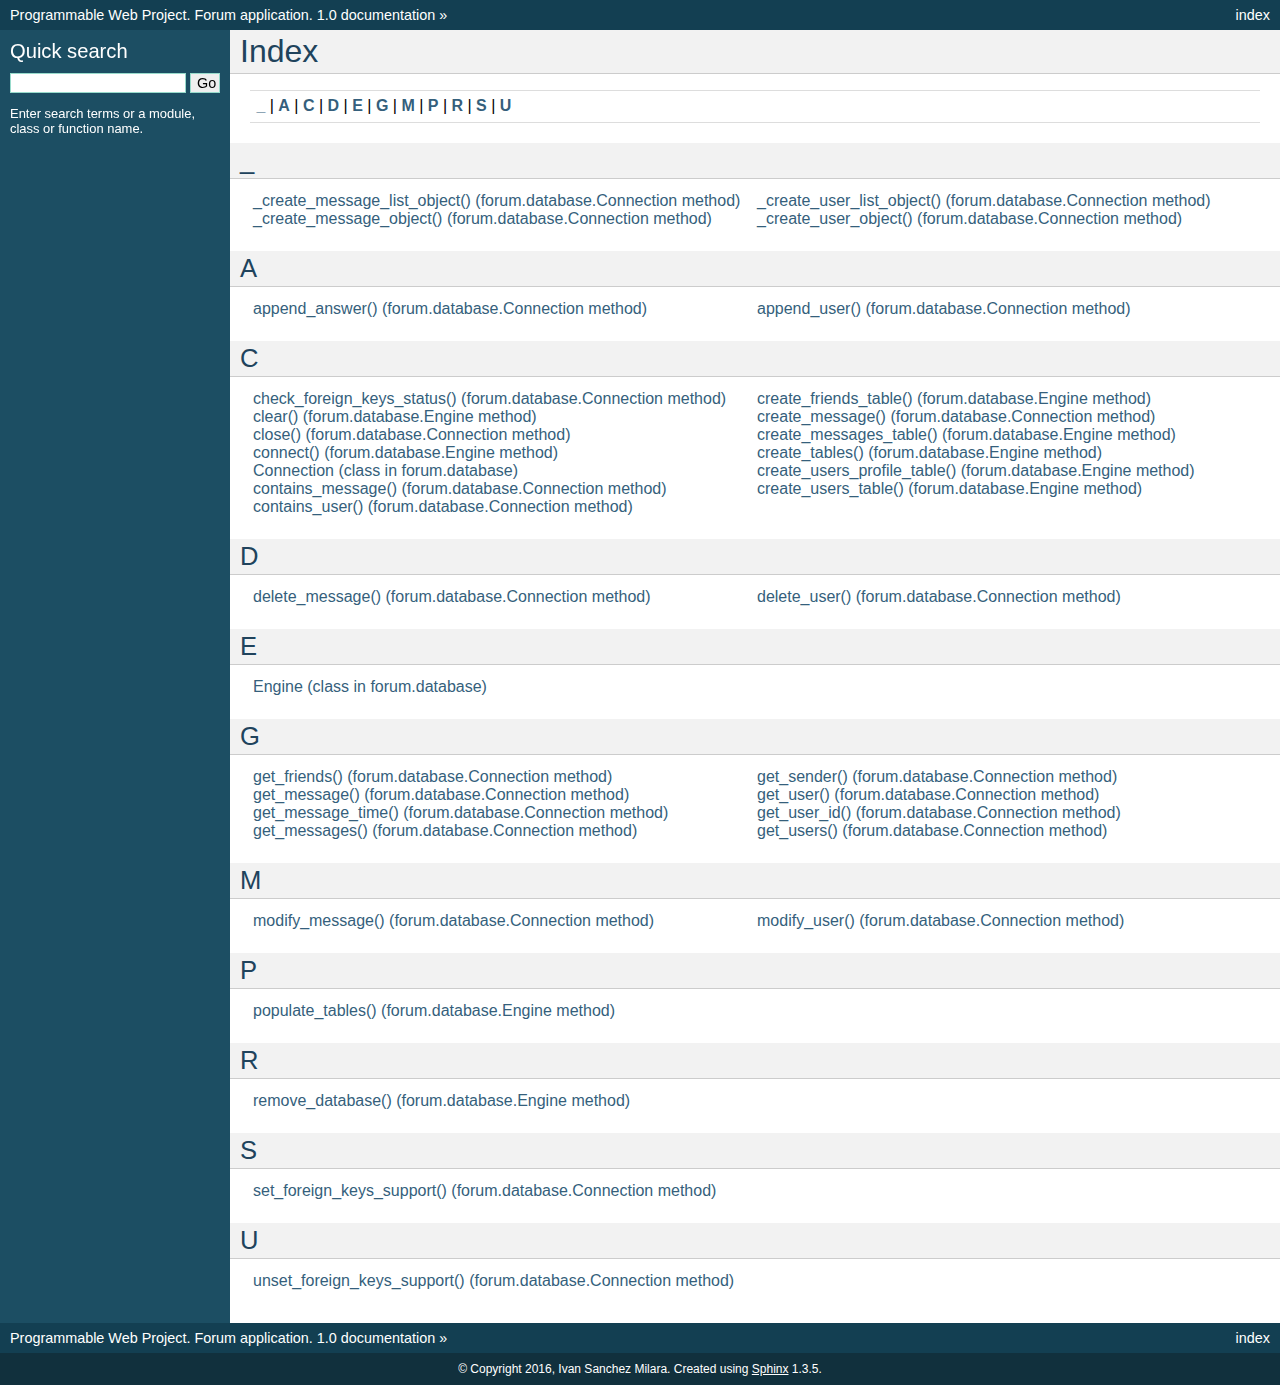
<file: documentation/_build/html/genindex.html>
<!DOCTYPE html PUBLIC "-//W3C//DTD XHTML 1.0 Transitional//EN"
  "http://www.w3.org/TR/xhtml1/DTD/xhtml1-transitional.dtd">


<html xmlns="http://www.w3.org/1999/xhtml">
  <head>
    <meta http-equiv="Content-Type" content="text/html; charset=utf-8" />
    
    <title>Index &mdash; Programmable Web Project. Forum application. 1.0 documentation</title>
    
    <link rel="stylesheet" href="_static/classic.css" type="text/css" />
    <link rel="stylesheet" href="_static/pygments.css" type="text/css" />
    
    <script type="text/javascript">
      var DOCUMENTATION_OPTIONS = {
        URL_ROOT:    './',
        VERSION:     '1.0',
        COLLAPSE_INDEX: false,
        FILE_SUFFIX: '.html',
        HAS_SOURCE:  true
      };
    </script>
    <script type="text/javascript" src="_static/jquery.js"></script>
    <script type="text/javascript" src="_static/underscore.js"></script>
    <script type="text/javascript" src="_static/doctools.js"></script>
    <link rel="top" title="Programmable Web Project. Forum application. 1.0 documentation" href="index.html" /> 
  </head>
  <body role="document">
    <div class="related" role="navigation" aria-label="related navigation">
      <h3>Navigation</h3>
      <ul>
        <li class="right" style="margin-right: 10px">
          <a href="#" title="General Index"
             accesskey="I">index</a></li>
        <li class="nav-item nav-item-0"><a href="index.html">Programmable Web Project. Forum application. 1.0 documentation</a> &raquo;</li> 
      </ul>
    </div>  

    <div class="document">
      <div class="documentwrapper">
        <div class="bodywrapper">
          <div class="body" role="main">
            

<h1 id="index">Index</h1>

<div class="genindex-jumpbox">
 <a href="#_"><strong>_</strong></a>
 | <a href="#A"><strong>A</strong></a>
 | <a href="#C"><strong>C</strong></a>
 | <a href="#D"><strong>D</strong></a>
 | <a href="#E"><strong>E</strong></a>
 | <a href="#G"><strong>G</strong></a>
 | <a href="#M"><strong>M</strong></a>
 | <a href="#P"><strong>P</strong></a>
 | <a href="#R"><strong>R</strong></a>
 | <a href="#S"><strong>S</strong></a>
 | <a href="#U"><strong>U</strong></a>
 
</div>
<h2 id="_">_</h2>
<table style="width: 100%" class="indextable genindextable"><tr>
  <td style="width: 33%" valign="top"><dl>
      
  <dt><a href="index.html#forum.database.Connection._create_message_list_object">_create_message_list_object() (forum.database.Connection method)</a>
  </dt>

      
  <dt><a href="index.html#forum.database.Connection._create_message_object">_create_message_object() (forum.database.Connection method)</a>
  </dt>

  </dl></td>
  <td style="width: 33%" valign="top"><dl>
      
  <dt><a href="index.html#forum.database.Connection._create_user_list_object">_create_user_list_object() (forum.database.Connection method)</a>
  </dt>

      
  <dt><a href="index.html#forum.database.Connection._create_user_object">_create_user_object() (forum.database.Connection method)</a>
  </dt>

  </dl></td>
</tr></table>

<h2 id="A">A</h2>
<table style="width: 100%" class="indextable genindextable"><tr>
  <td style="width: 33%" valign="top"><dl>
      
  <dt><a href="index.html#forum.database.Connection.append_answer">append_answer() (forum.database.Connection method)</a>
  </dt>

  </dl></td>
  <td style="width: 33%" valign="top"><dl>
      
  <dt><a href="index.html#forum.database.Connection.append_user">append_user() (forum.database.Connection method)</a>
  </dt>

  </dl></td>
</tr></table>

<h2 id="C">C</h2>
<table style="width: 100%" class="indextable genindextable"><tr>
  <td style="width: 33%" valign="top"><dl>
      
  <dt><a href="index.html#forum.database.Connection.check_foreign_keys_status">check_foreign_keys_status() (forum.database.Connection method)</a>
  </dt>

      
  <dt><a href="index.html#forum.database.Engine.clear">clear() (forum.database.Engine method)</a>
  </dt>

      
  <dt><a href="index.html#forum.database.Connection.close">close() (forum.database.Connection method)</a>
  </dt>

      
  <dt><a href="index.html#forum.database.Engine.connect">connect() (forum.database.Engine method)</a>
  </dt>

      
  <dt><a href="index.html#forum.database.Connection">Connection (class in forum.database)</a>
  </dt>

      
  <dt><a href="index.html#forum.database.Connection.contains_message">contains_message() (forum.database.Connection method)</a>
  </dt>

      
  <dt><a href="index.html#forum.database.Connection.contains_user">contains_user() (forum.database.Connection method)</a>
  </dt>

  </dl></td>
  <td style="width: 33%" valign="top"><dl>
      
  <dt><a href="index.html#forum.database.Engine.create_friends_table">create_friends_table() (forum.database.Engine method)</a>
  </dt>

      
  <dt><a href="index.html#forum.database.Connection.create_message">create_message() (forum.database.Connection method)</a>
  </dt>

      
  <dt><a href="index.html#forum.database.Engine.create_messages_table">create_messages_table() (forum.database.Engine method)</a>
  </dt>

      
  <dt><a href="index.html#forum.database.Engine.create_tables">create_tables() (forum.database.Engine method)</a>
  </dt>

      
  <dt><a href="index.html#forum.database.Engine.create_users_profile_table">create_users_profile_table() (forum.database.Engine method)</a>
  </dt>

      
  <dt><a href="index.html#forum.database.Engine.create_users_table">create_users_table() (forum.database.Engine method)</a>
  </dt>

  </dl></td>
</tr></table>

<h2 id="D">D</h2>
<table style="width: 100%" class="indextable genindextable"><tr>
  <td style="width: 33%" valign="top"><dl>
      
  <dt><a href="index.html#forum.database.Connection.delete_message">delete_message() (forum.database.Connection method)</a>
  </dt>

  </dl></td>
  <td style="width: 33%" valign="top"><dl>
      
  <dt><a href="index.html#forum.database.Connection.delete_user">delete_user() (forum.database.Connection method)</a>
  </dt>

  </dl></td>
</tr></table>

<h2 id="E">E</h2>
<table style="width: 100%" class="indextable genindextable"><tr>
  <td style="width: 33%" valign="top"><dl>
      
  <dt><a href="index.html#forum.database.Engine">Engine (class in forum.database)</a>
  </dt>

  </dl></td>
</tr></table>

<h2 id="G">G</h2>
<table style="width: 100%" class="indextable genindextable"><tr>
  <td style="width: 33%" valign="top"><dl>
      
  <dt><a href="index.html#forum.database.Connection.get_friends">get_friends() (forum.database.Connection method)</a>
  </dt>

      
  <dt><a href="index.html#forum.database.Connection.get_message">get_message() (forum.database.Connection method)</a>
  </dt>

      
  <dt><a href="index.html#forum.database.Connection.get_message_time">get_message_time() (forum.database.Connection method)</a>
  </dt>

      
  <dt><a href="index.html#forum.database.Connection.get_messages">get_messages() (forum.database.Connection method)</a>
  </dt>

  </dl></td>
  <td style="width: 33%" valign="top"><dl>
      
  <dt><a href="index.html#forum.database.Connection.get_sender">get_sender() (forum.database.Connection method)</a>
  </dt>

      
  <dt><a href="index.html#forum.database.Connection.get_user">get_user() (forum.database.Connection method)</a>
  </dt>

      
  <dt><a href="index.html#forum.database.Connection.get_user_id">get_user_id() (forum.database.Connection method)</a>
  </dt>

      
  <dt><a href="index.html#forum.database.Connection.get_users">get_users() (forum.database.Connection method)</a>
  </dt>

  </dl></td>
</tr></table>

<h2 id="M">M</h2>
<table style="width: 100%" class="indextable genindextable"><tr>
  <td style="width: 33%" valign="top"><dl>
      
  <dt><a href="index.html#forum.database.Connection.modify_message">modify_message() (forum.database.Connection method)</a>
  </dt>

  </dl></td>
  <td style="width: 33%" valign="top"><dl>
      
  <dt><a href="index.html#forum.database.Connection.modify_user">modify_user() (forum.database.Connection method)</a>
  </dt>

  </dl></td>
</tr></table>

<h2 id="P">P</h2>
<table style="width: 100%" class="indextable genindextable"><tr>
  <td style="width: 33%" valign="top"><dl>
      
  <dt><a href="index.html#forum.database.Engine.populate_tables">populate_tables() (forum.database.Engine method)</a>
  </dt>

  </dl></td>
</tr></table>

<h2 id="R">R</h2>
<table style="width: 100%" class="indextable genindextable"><tr>
  <td style="width: 33%" valign="top"><dl>
      
  <dt><a href="index.html#forum.database.Engine.remove_database">remove_database() (forum.database.Engine method)</a>
  </dt>

  </dl></td>
</tr></table>

<h2 id="S">S</h2>
<table style="width: 100%" class="indextable genindextable"><tr>
  <td style="width: 33%" valign="top"><dl>
      
  <dt><a href="index.html#forum.database.Connection.set_foreign_keys_support">set_foreign_keys_support() (forum.database.Connection method)</a>
  </dt>

  </dl></td>
</tr></table>

<h2 id="U">U</h2>
<table style="width: 100%" class="indextable genindextable"><tr>
  <td style="width: 33%" valign="top"><dl>
      
  <dt><a href="index.html#forum.database.Connection.unset_foreign_keys_support">unset_foreign_keys_support() (forum.database.Connection method)</a>
  </dt>

  </dl></td>
</tr></table>



          </div>
        </div>
      </div>
      <div class="sphinxsidebar" role="navigation" aria-label="main navigation">
        <div class="sphinxsidebarwrapper">

   

<div id="searchbox" style="display: none" role="search">
  <h3>Quick search</h3>
    <form class="search" action="search.html" method="get">
      <input type="text" name="q" />
      <input type="submit" value="Go" />
      <input type="hidden" name="check_keywords" value="yes" />
      <input type="hidden" name="area" value="default" />
    </form>
    <p class="searchtip" style="font-size: 90%">
    Enter search terms or a module, class or function name.
    </p>
</div>
<script type="text/javascript">$('#searchbox').show(0);</script>
        </div>
      </div>
      <div class="clearer"></div>
    </div>
    <div class="related" role="navigation" aria-label="related navigation">
      <h3>Navigation</h3>
      <ul>
        <li class="right" style="margin-right: 10px">
          <a href="#" title="General Index"
             >index</a></li>
        <li class="nav-item nav-item-0"><a href="index.html">Programmable Web Project. Forum application. 1.0 documentation</a> &raquo;</li> 
      </ul>
    </div>
    <div class="footer" role="contentinfo">
        &copy; Copyright 2016, Ivan Sanchez Milara.
      Created using <a href="http://sphinx-doc.org/">Sphinx</a> 1.3.5.
    </div>
  </body>
</html>
</file>
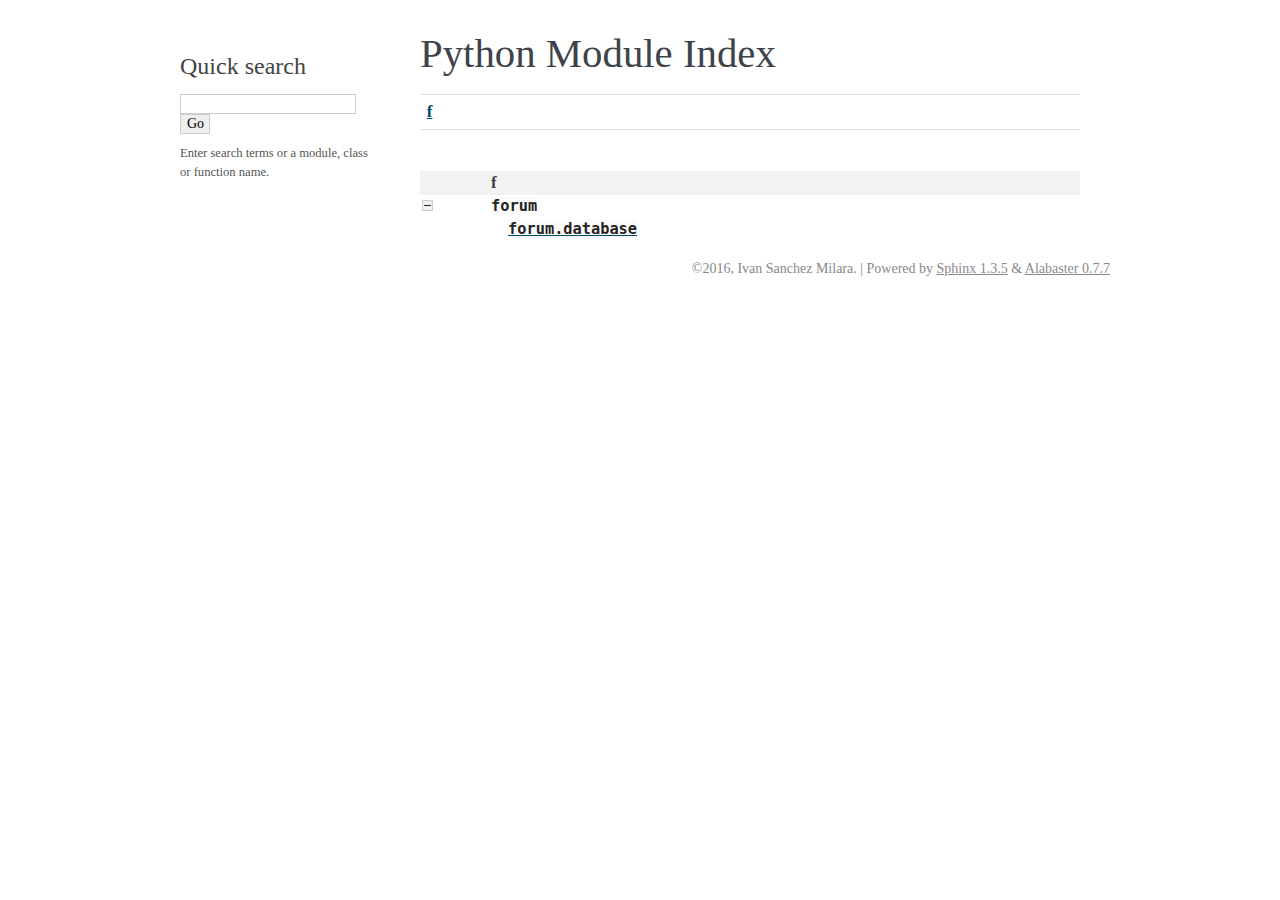
<file: documentation/_build/html/py-modindex.html>
<!DOCTYPE html PUBLIC "-//W3C//DTD XHTML 1.0 Transitional//EN"
  "http://www.w3.org/TR/xhtml1/DTD/xhtml1-transitional.dtd">


<html xmlns="http://www.w3.org/1999/xhtml">
  <head>
    <meta http-equiv="Content-Type" content="text/html; charset=utf-8" />
    
    <title>Python Module Index &mdash; Programmable Web Project. Forum application. 1.0 documentation</title>
    
    <link rel="stylesheet" href="_static/alabaster.css" type="text/css" />
    <link rel="stylesheet" href="_static/pygments.css" type="text/css" />
    
    <script type="text/javascript">
      var DOCUMENTATION_OPTIONS = {
        URL_ROOT:    './',
        VERSION:     '1.0',
        COLLAPSE_INDEX: false,
        FILE_SUFFIX: '.html',
        HAS_SOURCE:  true
      };
    </script>
    <script type="text/javascript" src="_static/jquery.js"></script>
    <script type="text/javascript" src="_static/underscore.js"></script>
    <script type="text/javascript" src="_static/doctools.js"></script>
    <link rel="top" title="Programmable Web Project. Forum application. 1.0 documentation" href="index.html" />

   
  
  <meta name="viewport" content="width=device-width, initial-scale=0.9, maximum-scale=0.9" />



  </head>
  <body role="document">  

    <div class="document">
      <div class="documentwrapper">
        <div class="bodywrapper">
          <div class="body" role="main">
            

   <h1>Python Module Index</h1>

   <div class="modindex-jumpbox">
   <a href="#cap-f"><strong>f</strong></a>
   </div>

   <table class="indextable modindextable" cellspacing="0" cellpadding="2">
     <tr class="pcap"><td></td><td>&nbsp;</td><td></td></tr>
     <tr class="cap" id="cap-f"><td></td><td>
       <strong>f</strong></td><td></td></tr>
     <tr>
       <td><img src="_static/minus.png" class="toggler"
              id="toggle-1" style="display: none" alt="-" /></td>
       <td>
       <code class="xref">forum</code></td><td>
       <em></em></td></tr>
     <tr class="cg-1">
       <td></td>
       <td>&nbsp;&nbsp;&nbsp;
       <a href="index.html#module-forum.database"><code class="xref">forum.database</code></a></td><td>
       <em></em></td></tr>
   </table>


          </div>
        </div>
      </div>
      <div class="sphinxsidebar" role="navigation" aria-label="main navigation">
        <div class="sphinxsidebarwrapper"><div class="relations">
<h3>Related Topics</h3>
<ul>
  <li><a href="index.html">Documentation overview</a><ul>
  </ul></li>
</ul>
</div>
<div id="searchbox" style="display: none" role="search">
  <h3>Quick search</h3>
    <form class="search" action="search.html" method="get">
      <input type="text" name="q" />
      <input type="submit" value="Go" />
      <input type="hidden" name="check_keywords" value="yes" />
      <input type="hidden" name="area" value="default" />
    </form>
    <p class="searchtip" style="font-size: 90%">
    Enter search terms or a module, class or function name.
    </p>
</div>
<script type="text/javascript">$('#searchbox').show(0);</script>
        </div>
      </div>
      <div class="clearer"></div>
    </div>
    <div class="footer">
      &copy;2016, Ivan Sanchez Milara.
      
      |
      Powered by <a href="http://sphinx-doc.org/">Sphinx 1.3.5</a>
      &amp; <a href="https://github.com/bitprophet/alabaster">Alabaster 0.7.7</a>
      
    </div>

    

    
  </body>
</html>
</file>
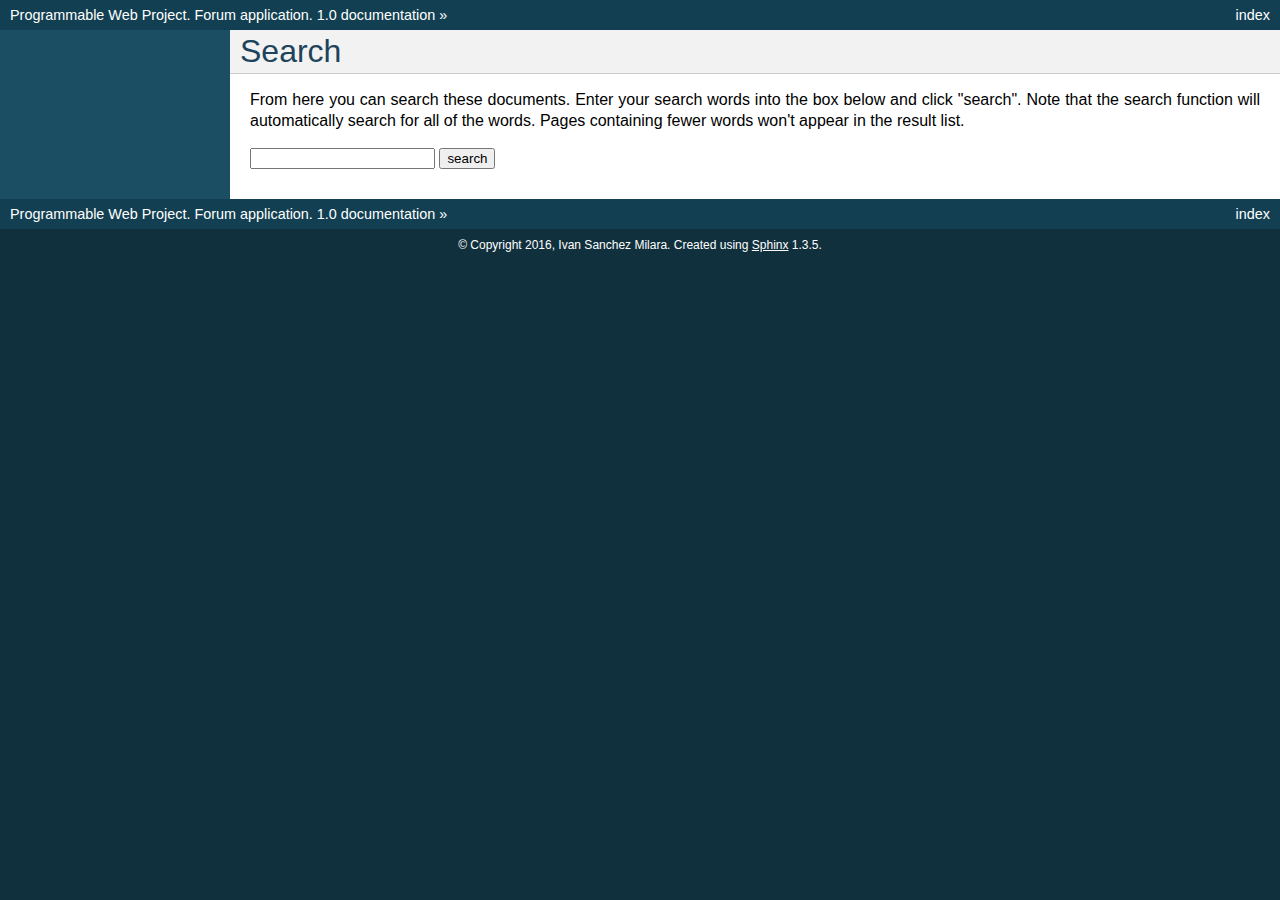
<file: documentation/_build/html/search.html>
<!DOCTYPE html PUBLIC "-//W3C//DTD XHTML 1.0 Transitional//EN"
  "http://www.w3.org/TR/xhtml1/DTD/xhtml1-transitional.dtd">


<html xmlns="http://www.w3.org/1999/xhtml">
  <head>
    <meta http-equiv="Content-Type" content="text/html; charset=utf-8" />
    
    <title>Search &mdash; Programmable Web Project. Forum application. 1.0 documentation</title>
    
    <link rel="stylesheet" href="_static/classic.css" type="text/css" />
    <link rel="stylesheet" href="_static/pygments.css" type="text/css" />
    
    <script type="text/javascript">
      var DOCUMENTATION_OPTIONS = {
        URL_ROOT:    './',
        VERSION:     '1.0',
        COLLAPSE_INDEX: false,
        FILE_SUFFIX: '.html',
        HAS_SOURCE:  true
      };
    </script>
    <script type="text/javascript" src="_static/jquery.js"></script>
    <script type="text/javascript" src="_static/underscore.js"></script>
    <script type="text/javascript" src="_static/doctools.js"></script>
    <script type="text/javascript" src="_static/searchtools.js"></script>
    <link rel="top" title="Programmable Web Project. Forum application. 1.0 documentation" href="index.html" />
  <script type="text/javascript">
    jQuery(function() { Search.loadIndex("searchindex.js"); });
  </script>
  
  <script type="text/javascript" id="searchindexloader"></script>
   

  </head>
  <body role="document">
    <div class="related" role="navigation" aria-label="related navigation">
      <h3>Navigation</h3>
      <ul>
        <li class="right" style="margin-right: 10px">
          <a href="genindex.html" title="General Index"
             accesskey="I">index</a></li>
        <li class="nav-item nav-item-0"><a href="index.html">Programmable Web Project. Forum application. 1.0 documentation</a> &raquo;</li> 
      </ul>
    </div>  

    <div class="document">
      <div class="documentwrapper">
        <div class="bodywrapper">
          <div class="body" role="main">
            
  <h1 id="search-documentation">Search</h1>
  <div id="fallback" class="admonition warning">
  <script type="text/javascript">$('#fallback').hide();</script>
  <p>
    Please activate JavaScript to enable the search
    functionality.
  </p>
  </div>
  <p>
    From here you can search these documents. Enter your search
    words into the box below and click "search". Note that the search
    function will automatically search for all of the words. Pages
    containing fewer words won't appear in the result list.
  </p>
  <form action="" method="get">
    <input type="text" name="q" value="" />
    <input type="submit" value="search" />
    <span id="search-progress" style="padding-left: 10px"></span>
  </form>
  
  <div id="search-results">
  
  </div>

          </div>
        </div>
      </div>
      <div class="sphinxsidebar" role="navigation" aria-label="main navigation">
        <div class="sphinxsidebarwrapper">
        </div>
      </div>
      <div class="clearer"></div>
    </div>
    <div class="related" role="navigation" aria-label="related navigation">
      <h3>Navigation</h3>
      <ul>
        <li class="right" style="margin-right: 10px">
          <a href="genindex.html" title="General Index"
             >index</a></li>
        <li class="nav-item nav-item-0"><a href="index.html">Programmable Web Project. Forum application. 1.0 documentation</a> &raquo;</li> 
      </ul>
    </div>
    <div class="footer" role="contentinfo">
        &copy; Copyright 2016, Ivan Sanchez Milara.
      Created using <a href="http://sphinx-doc.org/">Sphinx</a> 1.3.5.
    </div>
  </body>
</html>
</file>
<file: forum_admin/static/css/style.css>
*, *:before, *:after {
  box-sizing: border-box;
  margin: 0;
  padding: 0;
}

html, body {
  font-size: 62.5%;
  font-family: Tahoma,Aral,serif;
}
@media (max-width: 768px) {
  html, body {
    font-size: 50%;
  }
}

body {
  background: #EDEFF2;
}

.demo {
  position: absolute;
  left: 18%;
  top: 50%;
  margin-left: -18.3rem;
  margin-top: -23.5rem;
  width: 26.6rem;
  height: 46rem;
  background: #FFFFFF;
  border-radius: 1.2rem;
  box-shadow: 0 2rem 2rem rgba(0, 0, 0, 0.15);
  overflow: hidden;
}

#intro {  
    margin-top: 38px;  
    padding: 40px;  
	width: 940px; 
	margin-left: 27%;
	background-size: cover;
	background: #416175;
    color: #fff;
    border-radius: 15px 15px 0 0;
    float: left;
}

.section {  
    width: 100%;
    float: left;
    margin: 0 0 40px;
 }

 .maincontent{
	 background: #fff;
	 box-shadow: 0 2rem 2rem rgba(0, 0, 0, 0.15);
    border-radius: 0 0 15px 15px;
    margin-top: 0;
    float: left;
	margin-left: 27%;
	 width: 940px;
	padding: 40px;
	min-height: 430px;
 }
 
.commands {
    float: right;
    width: 40%;
    margin-left: 40px;
}

#username, #sportname, #ordername{
	text-transform: capitalize;
	font-weight: bold;
	font-size: 18px;
}

input[type="button"], button, input[type="submit"]{
	border-radius: 15px;
	background: #5DB2DF;
	color: #fff;
	font-weight: bold;
	text-transform: uppercase;
	border: none;
	padding: 5px 15px;
	height: 30px;
	line-height: 20px;
}



.demo__top {
  position: relative;
  height: 18.6rem;
  background: -webkit-linear-gradient(#7BCECA, #82D3CB);
  background: linear-gradient(#7BCECA, #82D3CB);
  overflow: hidden;
}
.demo__body {
  position: relative;
  min-height: 56.8rem;
  padding-top: 5rem;
  will-change: transform;
}

.pull-down {
  position: absolute;
  left: 0;
  top: 1rem;
  width: 135%;
  font-size: 2rem;
  text-align: center;
  color: rgba(84, 92, 103, 0.6);
  -webkit-user-select: none;
     -moz-user-select: none;
      -ms-user-select: none;
          user-select: none;
  pointer-events: none;
}
.pull-down:before, .pull-down:after {
  content: "";
  position: absolute;
  top: 0;
  width: 1rem;
  height: 1rem;
  border: 1px solid rgba(84, 92, 103, 0.6);
  border-left: none;
  border-top: none;
  -webkit-transform: rotate(45deg);
          transform: rotate(45deg);
  -webkit-animation: arrowAnim 1.5s infinite;
          animation: arrowAnim 1.5s infinite;
}
.pull-down:before {
  left: 11rem;
}
.pull-down:after {
  left: 25rem;
}

@-webkit-keyframes arrowAnim {
  to {
    -webkit-transform: translateY(1.3rem) rotate(45deg);
            transform: translateY(1.3rem) rotate(45deg);
    opacity: 0;
  }
}

@keyframes arrowAnim {
  to {
    -webkit-transform: translateY(1.3rem) rotate(45deg);
            transform: translateY(1.3rem) rotate(45deg);
    opacity: 0;
  }
}
.items {
  position: relative;
}
.items.padded {
  -webkit-transition: padding 0.3s;
  transition: padding 0.3s;
  padding-top: 8rem;
}

.item {
  height: 8rem;
  padding: 2rem 2.5rem;
  -webkit-user-select: none;
     -moz-user-select: none;
      -ms-user-select: none;
          user-select: none;
  -webkit-transition: opacity 0.3s;
  transition: opacity 0.3s;
}
.item.absPos {
  position: absolute;
  left: 0;
  top: 0;
}
.item.hidden {
  opacity: 0;
}
.item__icon {
  display: inline-block;
  vertical-align: top;
  width: 4rem;
  height: 4rem;
  margin-right: 2rem;
  border-radius: 50%;
}
.item__icon.animated {
  -webkit-animation: animateIcon 0.6s forwards;
          animation: animateIcon 0.6s forwards;
}
.item__icon.m--img img {
  width: 100%;
}
.item__name {
  font-size: 2rem;
  line-height: 4rem;
  color: #545C67;
}

@-webkit-keyframes animateIcon {
  20% {
    -webkit-transform: scaleY(0.7);
            transform: scaleY(0.7);
  }
  40% {
    -webkit-transform: scaleY(0.9);
            transform: scaleY(0.9);
  }
  60% {
    -webkit-transform: scaleY(0.6);
            transform: scaleY(0.6);
  }
  80% {
    -webkit-transform: scaleY(1.1);
            transform: scaleY(1.1);
  }
  100% {
    -webkit-transform: scaleY(1);
            transform: scaleY(1);
  }
}

@keyframes animateIcon {
  20% {
    -webkit-transform: scaleY(0.7);
            transform: scaleY(0.7);
  }
  40% {
    -webkit-transform: scaleY(0.9);
            transform: scaleY(0.9);
  }
  60% {
    -webkit-transform: scaleY(0.6);
            transform: scaleY(0.6);
  }
  80% {
    -webkit-transform: scaleY(1.1);
            transform: scaleY(1.1);
  }
  100% {
    -webkit-transform: scaleY(1);
            transform: scaleY(1);
  }
}
.plane-cont {
  position: absolute;
  left: 1.7rem;
  top: -2.8rem;
  width: 5.6rem;
  height: 5.6rem;
  background: #5DB2DF;
  border-radius: 50%;
  box-shadow: 0 0.3rem 0.3rem rgba(0, 0, 0, 0.3);
}

.plane-rotater {
  position: absolute;
  left: 50%;
  top: 50%;
  margin-left: -1rem;
  margin-top: -1.3rem;
  width: 2.8rem;
  height: 2.6rem;
}

.plane.fly {
  -webkit-animation: planeFly 3.5s forwards;
          animation: planeFly 3.5s forwards;
}

@-webkit-keyframes planeFly {
  28% {
    -webkit-transform: translate(55rem, 13rem) rotate(20deg) scale(0.7);
            transform: translate(55rem, 13rem) rotate(20deg) scale(0.7);
  }
  35% {
    -webkit-transform: translate(45rem, -8rem) rotate(-160deg) scale(0.5);
            transform: translate(45rem, -8rem) rotate(-160deg) scale(0.5);
  }
  85% {
    -webkit-transform: translate(-15rem, -4rem) rotate(-180deg) scale(0.7);
            transform: translate(-15rem, -4rem) rotate(-180deg) scale(0.7);
  }
  90% {
    -webkit-transform: translate(-15rem, 0) rotate(0deg);
            transform: translate(-15rem, 0) rotate(0deg);
  }
  100% {
    -webkit-transform: rotate(0deg);
            transform: rotate(0deg);
  }
}

@keyframes planeFly {
  28% {
    -webkit-transform: translate(55rem, 13rem) rotate(20deg) scale(0.7);
            transform: translate(55rem, 13rem) rotate(20deg) scale(0.7);
  }
  35% {
    -webkit-transform: translate(45rem, -8rem) rotate(-160deg) scale(0.5);
            transform: translate(45rem, -8rem) rotate(-160deg) scale(0.5);
  }
  85% {
    -webkit-transform: translate(-15rem, -4rem) rotate(-180deg) scale(0.7);
            transform: translate(-15rem, -4rem) rotate(-180deg) scale(0.7);
  }
  90% {
    -webkit-transform: translate(-15rem, 0) rotate(0deg);
            transform: translate(-15rem, 0) rotate(0deg);
  }
  100% {
    -webkit-transform: rotate(0deg);
            transform: rotate(0deg);
  }
}
.svgBg__bg {
  -webkit-transform-origin: 183px 256px;
          transform-origin: 183px 256px;
}
.svgBg__tree-trunk {
  fill: #1E5E65;
}
.svgBg__tree-part {
  -webkit-transform-origin: inherit;
          transform-origin: inherit;
}
.svgBg__tree-1 {
  -webkit-transform-origin: 54px 147px;
          transform-origin: 54px 147px;
  opacity: 0.7;
}
.svgBg__tree-1 .svgBg__tree-part {
  -webkit-transform: scale(0.35, 0.44);
          transform: scale(0.35, 0.44);
}
.svgBg__tree-2 {
  -webkit-transform-origin: 67px 144px;
          transform-origin: 67px 144px;
  opacity: 0.7;
}
.svgBg__tree-2 .svgBg__tree-part {
  -webkit-transform: scale(0.56, 0.65);
          transform: scale(0.56, 0.65);
}
.svgBg__tree-3 {
  -webkit-transform-origin: 264px 149px;
          transform-origin: 264px 149px;
}
.svgBg__tree-3 .svgBg__tree-part {
  -webkit-transform: scale(0.58, 0.65);
          transform: scale(0.58, 0.65);
}
.svgBg__tree-4 {
  -webkit-transform-origin: 287px 148px;
          transform-origin: 287px 148px;
}
.svgBg__tree-4 .svgBg__tree-part {
  -webkit-transform: scale(0.8, 1);
          transform: scale(0.8, 1);
}
.svgBg__tree-5 {
  -webkit-transform-origin: 313px 148px;
          transform-origin: 313px 148px;
}
.svgBg__tree-5 .svgBg__tree-part {
  -webkit-transform: scale(0.5, 0.61);
          transform: scale(0.5, 0.61);
}

/*
font awesome icon slicing effect from http://codepen.io/suez/pen/KpwEeg
*/
.icon-box {
  position: relative;
  display: inline-block;
  vertical-align: top;
  width: 4rem;
  height: 4rem;
  background: #858585;
  overflow: hidden;
  font-size: 0;
  text-decoration: none;
  border-radius: 50%;
}
.icon-box:before {
  content: "";
  position: absolute;
  left: 16.66667%;
  top: 0;
  margin-left: -1px;
  width: 2px;
  height: 0.6rem;
  background: #fff;
  -webkit-transition: -webkit-transform 0.5s;
  transition: -webkit-transform 0.5s;
  transition: transform 0.5s;
  transition: transform 0.5s, -webkit-transform 0.5s;
  -webkit-transform: rotate(-30deg) translate(0.33333rem, -1rem);
          transform: rotate(-30deg) translate(0.33333rem, -1rem);
}
.icon-box:hover:before {
  -webkit-animation: slice 0.5s;
          animation: slice 0.5s;
}
.icon-box__inner {
  position: relative;
  display: inline-block;
  vertical-align: top;
  overflow: hidden;
  width: 50%;
  height: 100%;
  -webkit-transform: rotate(-30deg);
          transform: rotate(-30deg);
  font-size: 2.4rem;
  color: #fff;
}
.icon-box__inner .fa {
  position: absolute;
  top: 50%;
  -webkit-transform: translate(-50%, -50%) rotate(30deg);
          transform: translate(-50%, -50%) rotate(30deg);
}
.icon-box__inner.m--left {
  -webkit-transform-origin: 100% 50%;
          transform-origin: 100% 50%;
}
.icon-box__inner.m--left .fa {
  left: 100%;
}
.icon-box__inner.m--right {
  -webkit-transform-origin: 0 50%;
          transform-origin: 0 50%;
  -webkit-transition: -webkit-transform 0.5s;
  transition: -webkit-transform 0.5s;
  transition: transform 0.5s;
  transition: transform 0.5s, -webkit-transform 0.5s;
}
.icon-box:hover .icon-box__inner.m--right {
  -webkit-transition: -webkit-transform 0.5s 0.1s;
  transition: -webkit-transform 0.5s 0.1s;
  transition: transform 0.5s 0.1s;
  transition: transform 0.5s 0.1s, -webkit-transform 0.5s 0.1s;
  -webkit-transform: rotate(-30deg) translate(0.2rem, 0.4rem);
          transform: rotate(-30deg) translate(0.2rem, 0.4rem);
}
.icon-box__inner.m--right .fa {
  left: 0;
}

@-webkit-keyframes slice {
  to {
    -webkit-transform: rotate(-30deg) translate(0.33333rem, 7rem);
            transform: rotate(-30deg) translate(0.33333rem, 7rem);
  }
}

@keyframes slice {
  to {
    -webkit-transform: rotate(-30deg) translate(0.33333rem, 7rem);
            transform: rotate(-30deg) translate(0.33333rem, 7rem);
  }
}
</file>
<file: forum_admin/static/facebox/src/facebox.css>
#facebox {
  position: absolute;
  top: 0;
  left: 0;
  z-index: 100;
  text-align: left;
}


#facebox .popup{
  position:relative;
  border:3px solid rgba(0,0,0,0);
  -webkit-border-radius:5px;
  -moz-border-radius:5px;
  border-radius:5px;
  -webkit-box-shadow:0 0 18px rgba(0,0,0,0.4);
  -moz-box-shadow:0 0 18px rgba(0,0,0,0.4);
  box-shadow:0 0 18px rgba(0,0,0,0.4);
}

#facebox .content {
  display:table;
  width: 370px;
  padding: 10px;
  background: #fff;
  -webkit-border-radius:4px;
  -moz-border-radius:4px;
  border-radius:4px;
}

#facebox .content > p:first-child{
  margin-top:0;
}
#facebox .content > p:last-child{
  margin-bottom:0;
}

#facebox .close{
  position:absolute;
  top:5px;
  right:5px;
  padding:2px;
  background:#fff;
}
#facebox .close img{
  opacity:0.3;
}
#facebox .close:hover img{
  opacity:1.0;
}

#facebox .loading {
  text-align: center;
}

#facebox .image {
  text-align: center;
}

#facebox img {
  border: 0;
  margin: 0;
}

#facebox_overlay {
  position: fixed;
  top: 0px;
  left: 0px;
  height:100%;
  width:100%;
}

.facebox_hide {
  z-index:-100;
}

.facebox_overlayBG {
  background-color: #000;
  z-index: 99;
}
</file>
<file: documentation/_build/html/_static/classic.css>
/*
 * default.css_t
 * ~~~~~~~~~~~~~
 *
 * Sphinx stylesheet -- default theme.
 *
 * :copyright: Copyright 2007-2016 by the Sphinx team, see AUTHORS.
 * :license: BSD, see LICENSE for details.
 *
 */

@import url("basic.css");

/* -- page layout ----------------------------------------------------------- */

body {
    font-family: sans-serif;
    font-size: 100%;
    background-color: #11303d;
    color: #000;
    margin: 0;
    padding: 0;
}

div.document {
    background-color: #1c4e63;
}

div.documentwrapper {
    float: left;
    width: 100%;
}

div.bodywrapper {
    margin: 0 0 0 230px;
}

div.body {
    background-color: #ffffff;
    color: #000000;
    padding: 0 20px 30px 20px;
}

div.footer {
    color: #ffffff;
    width: 100%;
    padding: 9px 0 9px 0;
    text-align: center;
    font-size: 75%;
}

div.footer a {
    color: #ffffff;
    text-decoration: underline;
}

div.related {
    background-color: #133f52;
    line-height: 30px;
    color: #ffffff;
}

div.related a {
    color: #ffffff;
}

div.sphinxsidebar {
    top: 30px;
    bottom: 0;
    margin: 0;
    position: fixed;
    overflow: auto;
    height: auto;
}
/* this is nice, but it it leads to hidden headings when jumping
   to an anchor */
/*
div.related {
    position: fixed;
}

div.documentwrapper {
    margin-top: 30px;
}
*/

div.sphinxsidebar h3 {
    font-family: 'Trebuchet MS', sans-serif;
    color: #ffffff;
    font-size: 1.4em;
    font-weight: normal;
    margin: 0;
    padding: 0;
}

div.sphinxsidebar h3 a {
    color: #ffffff;
}

div.sphinxsidebar h4 {
    font-family: 'Trebuchet MS', sans-serif;
    color: #ffffff;
    font-size: 1.3em;
    font-weight: normal;
    margin: 5px 0 0 0;
    padding: 0;
}

div.sphinxsidebar p {
    color: #ffffff;
}

div.sphinxsidebar p.topless {
    margin: 5px 10px 10px 10px;
}

div.sphinxsidebar ul {
    margin: 10px;
    padding: 0;
    color: #ffffff;
}

div.sphinxsidebar a {
    color: #98dbcc;
}

div.sphinxsidebar input {
    border: 1px solid #98dbcc;
    font-family: sans-serif;
    font-size: 1em;
}



/* -- hyperlink styles ------------------------------------------------------ */

a {
    color: #355f7c;
    text-decoration: none;
}

a:visited {
    color: #355f7c;
    text-decoration: none;
}

a:hover {
    text-decoration: underline;
}



/* -- body styles ----------------------------------------------------------- */

div.body h1,
div.body h2,
div.body h3,
div.body h4,
div.body h5,
div.body h6 {
    font-family: 'Trebuchet MS', sans-serif;
    background-color: #f2f2f2;
    font-weight: normal;
    color: #20435c;
    border-bottom: 1px solid #ccc;
    margin: 20px -20px 10px -20px;
    padding: 3px 0 3px 10px;
}

div.body h1 { margin-top: 0; font-size: 200%; }
div.body h2 { font-size: 160%; }
div.body h3 { font-size: 140%; }
div.body h4 { font-size: 120%; }
div.body h5 { font-size: 110%; }
div.body h6 { font-size: 100%; }

a.headerlink {
    color: #c60f0f;
    font-size: 0.8em;
    padding: 0 4px 0 4px;
    text-decoration: none;
}

a.headerlink:hover {
    background-color: #c60f0f;
    color: white;
}

div.body p, div.body dd, div.body li, div.body blockquote {
    text-align: justify;
    line-height: 130%;
}

div.admonition p.admonition-title + p {
    display: inline;
}

div.admonition p {
    margin-bottom: 5px;
}

div.admonition pre {
    margin-bottom: 5px;
}

div.admonition ul, div.admonition ol {
    margin-bottom: 5px;
}

div.note {
    background-color: #eee;
    border: 1px solid #ccc;
}

div.seealso {
    background-color: #ffc;
    border: 1px solid #ff6;
}

div.topic {
    background-color: #eee;
}

div.warning {
    background-color: #ffe4e4;
    border: 1px solid #f66;
}

p.admonition-title {
    display: inline;
}

p.admonition-title:after {
    content: ":";
}

pre {
    padding: 5px;
    background-color: #eeffcc;
    color: #333333;
    line-height: 120%;
    border: 1px solid #ac9;
    border-left: none;
    border-right: none;
}

code {
    background-color: #ecf0f3;
    padding: 0 1px 0 1px;
    font-size: 0.95em;
}

th {
    background-color: #ede;
}

.warning code {
    background: #efc2c2;
}

.note code {
    background: #d6d6d6;
}

.viewcode-back {
    font-family: sans-serif;
}

div.viewcode-block:target {
    background-color: #f4debf;
    border-top: 1px solid #ac9;
    border-bottom: 1px solid #ac9;
}

div.code-block-caption {
    color: #efefef;
    background-color: #1c4e63;
}
</file>
<file: documentation/_build/html/_static/pygments.css>
.highlight .hll { background-color: #ffffcc }
.highlight  { background: #eeffcc; }
.highlight .c { color: #408090; font-style: italic } /* Comment */
.highlight .err { border: 1px solid #FF0000 } /* Error */
.highlight .k { color: #007020; font-weight: bold } /* Keyword */
.highlight .o { color: #666666 } /* Operator */
.highlight .ch { color: #408090; font-style: italic } /* Comment.Hashbang */
.highlight .cm { color: #408090; font-style: italic } /* Comment.Multiline */
.highlight .cp { color: #007020 } /* Comment.Preproc */
.highlight .cpf { color: #408090; font-style: italic } /* Comment.PreprocFile */
.highlight .c1 { color: #408090; font-style: italic } /* Comment.Single */
.highlight .cs { color: #408090; background-color: #fff0f0 } /* Comment.Special */
.highlight .gd { color: #A00000 } /* Generic.Deleted */
.highlight .ge { font-style: italic } /* Generic.Emph */
.highlight .gr { color: #FF0000 } /* Generic.Error */
.highlight .gh { color: #000080; font-weight: bold } /* Generic.Heading */
.highlight .gi { color: #00A000 } /* Generic.Inserted */
.highlight .go { color: #333333 } /* Generic.Output */
.highlight .gp { color: #c65d09; font-weight: bold } /* Generic.Prompt */
.highlight .gs { font-weight: bold } /* Generic.Strong */
.highlight .gu { color: #800080; font-weight: bold } /* Generic.Subheading */
.highlight .gt { color: #0044DD } /* Generic.Traceback */
.highlight .kc { color: #007020; font-weight: bold } /* Keyword.Constant */
.highlight .kd { color: #007020; font-weight: bold } /* Keyword.Declaration */
.highlight .kn { color: #007020; font-weight: bold } /* Keyword.Namespace */
.highlight .kp { color: #007020 } /* Keyword.Pseudo */
.highlight .kr { color: #007020; font-weight: bold } /* Keyword.Reserved */
.highlight .kt { color: #902000 } /* Keyword.Type */
.highlight .m { color: #208050 } /* Literal.Number */
.highlight .s { color: #4070a0 } /* Literal.String */
.highlight .na { color: #4070a0 } /* Name.Attribute */
.highlight .nb { color: #007020 } /* Name.Builtin */
.highlight .nc { color: #0e84b5; font-weight: bold } /* Name.Class */
.highlight .no { color: #60add5 } /* Name.Constant */
.highlight .nd { color: #555555; font-weight: bold } /* Name.Decorator */
.highlight .ni { color: #d55537; font-weight: bold } /* Name.Entity */
.highlight .ne { color: #007020 } /* Name.Exception */
.highlight .nf { color: #06287e } /* Name.Function */
.highlight .nl { color: #002070; font-weight: bold } /* Name.Label */
.highlight .nn { color: #0e84b5; font-weight: bold } /* Name.Namespace */
.highlight .nt { color: #062873; font-weight: bold } /* Name.Tag */
.highlight .nv { color: #bb60d5 } /* Name.Variable */
.highlight .ow { color: #007020; font-weight: bold } /* Operator.Word */
.highlight .w { color: #bbbbbb } /* Text.Whitespace */
.highlight .mb { color: #208050 } /* Literal.Number.Bin */
.highlight .mf { color: #208050 } /* Literal.Number.Float */
.highlight .mh { color: #208050 } /* Literal.Number.Hex */
.highlight .mi { color: #208050 } /* Literal.Number.Integer */
.highlight .mo { color: #208050 } /* Literal.Number.Oct */
.highlight .sb { color: #4070a0 } /* Literal.String.Backtick */
.highlight .sc { color: #4070a0 } /* Literal.String.Char */
.highlight .sd { color: #4070a0; font-style: italic } /* Literal.String.Doc */
.highlight .s2 { color: #4070a0 } /* Literal.String.Double */
.highlight .se { color: #4070a0; font-weight: bold } /* Literal.String.Escape */
.highlight .sh { color: #4070a0 } /* Literal.String.Heredoc */
.highlight .si { color: #70a0d0; font-style: italic } /* Literal.String.Interpol */
.highlight .sx { color: #c65d09 } /* Literal.String.Other */
.highlight .sr { color: #235388 } /* Literal.String.Regex */
.highlight .s1 { color: #4070a0 } /* Literal.String.Single */
.highlight .ss { color: #517918 } /* Literal.String.Symbol */
.highlight .bp { color: #007020 } /* Name.Builtin.Pseudo */
.highlight .vc { color: #bb60d5 } /* Name.Variable.Class */
.highlight .vg { color: #bb60d5 } /* Name.Variable.Global */
.highlight .vi { color: #bb60d5 } /* Name.Variable.Instance */
.highlight .il { color: #208050 } /* Literal.Number.Integer.Long */
</file>
<file: documentation/_build/singlehtml/_static/classic.css>
/*
 * default.css_t
 * ~~~~~~~~~~~~~
 *
 * Sphinx stylesheet -- default theme.
 *
 * :copyright: Copyright 2007-2016 by the Sphinx team, see AUTHORS.
 * :license: BSD, see LICENSE for details.
 *
 */

@import url("basic.css");

/* -- page layout ----------------------------------------------------------- */

body {
    font-family: sans-serif;
    font-size: 100%;
    background-color: #11303d;
    color: #000;
    margin: 0;
    padding: 0;
}

div.document {
    background-color: #1c4e63;
}

div.documentwrapper {
    float: left;
    width: 100%;
}

div.bodywrapper {
    margin: 0 0 0 230px;
}

div.body {
    background-color: #ffffff;
    color: #000000;
    padding: 0 20px 30px 20px;
}

div.footer {
    color: #ffffff;
    width: 100%;
    padding: 9px 0 9px 0;
    text-align: center;
    font-size: 75%;
}

div.footer a {
    color: #ffffff;
    text-decoration: underline;
}

div.related {
    background-color: #133f52;
    line-height: 30px;
    color: #ffffff;
}

div.related a {
    color: #ffffff;
}

div.sphinxsidebar {
}

div.sphinxsidebar h3 {
    font-family: 'Trebuchet MS', sans-serif;
    color: #ffffff;
    font-size: 1.4em;
    font-weight: normal;
    margin: 0;
    padding: 0;
}

div.sphinxsidebar h3 a {
    color: #ffffff;
}

div.sphinxsidebar h4 {
    font-family: 'Trebuchet MS', sans-serif;
    color: #ffffff;
    font-size: 1.3em;
    font-weight: normal;
    margin: 5px 0 0 0;
    padding: 0;
}

div.sphinxsidebar p {
    color: #ffffff;
}

div.sphinxsidebar p.topless {
    margin: 5px 10px 10px 10px;
}

div.sphinxsidebar ul {
    margin: 10px;
    padding: 0;
    color: #ffffff;
}

div.sphinxsidebar a {
    color: #98dbcc;
}

div.sphinxsidebar input {
    border: 1px solid #98dbcc;
    font-family: sans-serif;
    font-size: 1em;
}



/* -- hyperlink styles ------------------------------------------------------ */

a {
    color: #355f7c;
    text-decoration: none;
}

a:visited {
    color: #355f7c;
    text-decoration: none;
}

a:hover {
    text-decoration: underline;
}



/* -- body styles ----------------------------------------------------------- */

div.body h1,
div.body h2,
div.body h3,
div.body h4,
div.body h5,
div.body h6 {
    font-family: 'Trebuchet MS', sans-serif;
    background-color: #f2f2f2;
    font-weight: normal;
    color: #20435c;
    border-bottom: 1px solid #ccc;
    margin: 20px -20px 10px -20px;
    padding: 3px 0 3px 10px;
}

div.body h1 { margin-top: 0; font-size: 200%; }
div.body h2 { font-size: 160%; }
div.body h3 { font-size: 140%; }
div.body h4 { font-size: 120%; }
div.body h5 { font-size: 110%; }
div.body h6 { font-size: 100%; }

a.headerlink {
    color: #c60f0f;
    font-size: 0.8em;
    padding: 0 4px 0 4px;
    text-decoration: none;
}

a.headerlink:hover {
    background-color: #c60f0f;
    color: white;
}

div.body p, div.body dd, div.body li, div.body blockquote {
    text-align: justify;
    line-height: 130%;
}

div.admonition p.admonition-title + p {
    display: inline;
}

div.admonition p {
    margin-bottom: 5px;
}

div.admonition pre {
    margin-bottom: 5px;
}

div.admonition ul, div.admonition ol {
    margin-bottom: 5px;
}

div.note {
    background-color: #eee;
    border: 1px solid #ccc;
}

div.seealso {
    background-color: #ffc;
    border: 1px solid #ff6;
}

div.topic {
    background-color: #eee;
}

div.warning {
    background-color: #ffe4e4;
    border: 1px solid #f66;
}

p.admonition-title {
    display: inline;
}

p.admonition-title:after {
    content: ":";
}

pre {
    padding: 5px;
    background-color: #eeffcc;
    color: #333333;
    line-height: 120%;
    border: 1px solid #ac9;
    border-left: none;
    border-right: none;
}

code {
    background-color: #ecf0f3;
    padding: 0 1px 0 1px;
    font-size: 0.95em;
}

th {
    background-color: #ede;
}

.warning code {
    background: #efc2c2;
}

.note code {
    background: #d6d6d6;
}

.viewcode-back {
    font-family: sans-serif;
}

div.viewcode-block:target {
    background-color: #f4debf;
    border-top: 1px solid #ac9;
    border-bottom: 1px solid #ac9;
}

div.code-block-caption {
    color: #efefef;
    background-color: #1c4e63;
}
</file>
<file: documentation/_build/singlehtml/_static/pygments.css>
.highlight .hll { background-color: #ffffcc }
.highlight  { background: #eeffcc; }
.highlight .c { color: #408090; font-style: italic } /* Comment */
.highlight .err { border: 1px solid #FF0000 } /* Error */
.highlight .k { color: #007020; font-weight: bold } /* Keyword */
.highlight .o { color: #666666 } /* Operator */
.highlight .ch { color: #408090; font-style: italic } /* Comment.Hashbang */
.highlight .cm { color: #408090; font-style: italic } /* Comment.Multiline */
.highlight .cp { color: #007020 } /* Comment.Preproc */
.highlight .cpf { color: #408090; font-style: italic } /* Comment.PreprocFile */
.highlight .c1 { color: #408090; font-style: italic } /* Comment.Single */
.highlight .cs { color: #408090; background-color: #fff0f0 } /* Comment.Special */
.highlight .gd { color: #A00000 } /* Generic.Deleted */
.highlight .ge { font-style: italic } /* Generic.Emph */
.highlight .gr { color: #FF0000 } /* Generic.Error */
.highlight .gh { color: #000080; font-weight: bold } /* Generic.Heading */
.highlight .gi { color: #00A000 } /* Generic.Inserted */
.highlight .go { color: #333333 } /* Generic.Output */
.highlight .gp { color: #c65d09; font-weight: bold } /* Generic.Prompt */
.highlight .gs { font-weight: bold } /* Generic.Strong */
.highlight .gu { color: #800080; font-weight: bold } /* Generic.Subheading */
.highlight .gt { color: #0044DD } /* Generic.Traceback */
.highlight .kc { color: #007020; font-weight: bold } /* Keyword.Constant */
.highlight .kd { color: #007020; font-weight: bold } /* Keyword.Declaration */
.highlight .kn { color: #007020; font-weight: bold } /* Keyword.Namespace */
.highlight .kp { color: #007020 } /* Keyword.Pseudo */
.highlight .kr { color: #007020; font-weight: bold } /* Keyword.Reserved */
.highlight .kt { color: #902000 } /* Keyword.Type */
.highlight .m { color: #208050 } /* Literal.Number */
.highlight .s { color: #4070a0 } /* Literal.String */
.highlight .na { color: #4070a0 } /* Name.Attribute */
.highlight .nb { color: #007020 } /* Name.Builtin */
.highlight .nc { color: #0e84b5; font-weight: bold } /* Name.Class */
.highlight .no { color: #60add5 } /* Name.Constant */
.highlight .nd { color: #555555; font-weight: bold } /* Name.Decorator */
.highlight .ni { color: #d55537; font-weight: bold } /* Name.Entity */
.highlight .ne { color: #007020 } /* Name.Exception */
.highlight .nf { color: #06287e } /* Name.Function */
.highlight .nl { color: #002070; font-weight: bold } /* Name.Label */
.highlight .nn { color: #0e84b5; font-weight: bold } /* Name.Namespace */
.highlight .nt { color: #062873; font-weight: bold } /* Name.Tag */
.highlight .nv { color: #bb60d5 } /* Name.Variable */
.highlight .ow { color: #007020; font-weight: bold } /* Operator.Word */
.highlight .w { color: #bbbbbb } /* Text.Whitespace */
.highlight .mb { color: #208050 } /* Literal.Number.Bin */
.highlight .mf { color: #208050 } /* Literal.Number.Float */
.highlight .mh { color: #208050 } /* Literal.Number.Hex */
.highlight .mi { color: #208050 } /* Literal.Number.Integer */
.highlight .mo { color: #208050 } /* Literal.Number.Oct */
.highlight .sb { color: #4070a0 } /* Literal.String.Backtick */
.highlight .sc { color: #4070a0 } /* Literal.String.Char */
.highlight .sd { color: #4070a0; font-style: italic } /* Literal.String.Doc */
.highlight .s2 { color: #4070a0 } /* Literal.String.Double */
.highlight .se { color: #4070a0; font-weight: bold } /* Literal.String.Escape */
.highlight .sh { color: #4070a0 } /* Literal.String.Heredoc */
.highlight .si { color: #70a0d0; font-style: italic } /* Literal.String.Interpol */
.highlight .sx { color: #c65d09 } /* Literal.String.Other */
.highlight .sr { color: #235388 } /* Literal.String.Regex */
.highlight .s1 { color: #4070a0 } /* Literal.String.Single */
.highlight .ss { color: #517918 } /* Literal.String.Symbol */
.highlight .bp { color: #007020 } /* Name.Builtin.Pseudo */
.highlight .vc { color: #bb60d5 } /* Name.Variable.Class */
.highlight .vg { color: #bb60d5 } /* Name.Variable.Global */
.highlight .vi { color: #bb60d5 } /* Name.Variable.Instance */
.highlight .il { color: #208050 } /* Literal.Number.Integer.Long */
</file>
<file: forum_admin/static/css_login/style.css>
@import url(https://fonts.googleapis.com/css?family=Roboto:300);

.login-page {
  width: 360px;
  padding: 8% 0 0;
  margin: auto;
}
.form {
  position: relative;
  z-index: 1;
  background: #FFFFFF;
  max-width: 360px;
  margin: 0 auto 100px;
  padding: 45px;
  text-align: center;
  box-shadow: 0 0 20px 0 rgba(0, 0, 0, 0.2), 0 5px 5px 0 rgba(0, 0, 0, 0.24);
}
.form input {
  font-family: "Roboto", sans-serif;
  outline: 0;
  background: #f2f2f2;
  width: 100%;
  border: 0;
  margin: 0 0 15px;
  padding: 15px;
  box-sizing: border-box;
  font-size: 14px;
}
.form button {
  font-family: "Roboto", sans-serif;
  text-transform: uppercase;
  outline: 0;
  background: #4CAF50;
  width: 100%;
  border: 0;
  padding: 15px;
  color: #FFFFFF;
  font-size: 14px;
  -webkit-transition: all 0.3 ease;
  transition: all 0.3 ease;
  cursor: pointer;
}
.form button:hover,.form button:active,.form button:focus {
  background: #43A047;
}
.form .message {
  margin: 15px 0 0;
  color: #b3b3b3;
  font-size: 12px;
}
.form .message a {
  color: #4CAF50;
  text-decoration: none;
}
.form .register-form {
  display: none;
}
.container {
  position: relative;
  z-index: 1;
  max-width: 300px;
  margin: 0 auto;
}
.container:before, .container:after {
  content: "";
  display: block;
  clear: both;
}
.container .info {
  margin: 50px auto;
  text-align: center;
}
.container .info h1 {
  margin: 0 0 15px;
  padding: 0;
  font-size: 36px;
  font-weight: 300;
  color: #1a1a1a;
}
.container .info span {
  color: #4d4d4d;
  font-size: 12px;
}
.container .info span a {
  color: #000000;
  text-decoration: none;
}
.container .info span .fa {
  color: #EF3B3A;
}
body {
  background: #76b852; /* fallback for old browsers */
  background: -webkit-linear-gradient(right, #76b852, #8DC26F);
  background: -moz-linear-gradient(right, #76b852, #8DC26F);
  background: -o-linear-gradient(right, #76b852, #8DC26F);
  background: linear-gradient(to left, #76b852, #8DC26F);
  font-family: "Roboto", sans-serif;
  -webkit-font-smoothing: antialiased;
  -moz-osx-font-smoothing: grayscale;      
}
</file>
<file: documentation/_build/html/_static/alabaster.css>
@import url("basic.css");

/* -- page layout ----------------------------------------------------------- */

body {
    font-family: 'goudy old style', 'minion pro', 'bell mt', Georgia, 'Hiragino Mincho Pro', serif;
    font-size: 17px;
    background-color: white;
    color: #000;
    margin: 0;
    padding: 0;
}

div.document {
    width: 940px;
    margin: 30px auto 0 auto;
}

div.documentwrapper {
    float: left;
    width: 100%;
}

div.bodywrapper {
    margin: 0 0 0 220px;
}

div.sphinxsidebar {
    width: 220px;
}

hr {
    border: 1px solid #B1B4B6;
}

div.body {
    background-color: #ffffff;
    color: #3E4349;
    padding: 0 30px 0 30px;
}

div.body > .section {
    text-align: left;
}

div.footer {
    width: 940px;
    margin: 20px auto 30px auto;
    font-size: 14px;
    color: #888;
    text-align: right;
}

div.footer a {
    color: #888;
}


div.relations {
    display: none;
}


div.sphinxsidebar a {
    color: #444;
    text-decoration: none;
    border-bottom: 1px dotted #999;
}

div.sphinxsidebar a:hover {
    border-bottom: 1px solid #999;
}

div.sphinxsidebar {
    font-size: 14px;
    line-height: 1.5;
}

div.sphinxsidebarwrapper {
    padding: 18px 10px;
}

div.sphinxsidebarwrapper p.logo {
    padding: 0;
    margin: -10px 0 0 0px;
    text-align: center;
}

div.sphinxsidebarwrapper h1.logo {
    margin-top: -10px;
    text-align: center;
    margin-bottom: 5px;
    text-align: left;
}

div.sphinxsidebarwrapper h1.logo-name {
    margin-top: 0px;
}

div.sphinxsidebarwrapper p.blurb {
    margin-top: 0;
    font-style: normal;
}

div.sphinxsidebar h3,
div.sphinxsidebar h4 {
    font-family: 'Garamond', 'Georgia', serif;
    color: #444;
    font-size: 24px;
    font-weight: normal;
    margin: 0 0 5px 0;
    padding: 0;
}

div.sphinxsidebar h4 {
    font-size: 20px;
}

div.sphinxsidebar h3 a {
    color: #444;
}

div.sphinxsidebar p.logo a,
div.sphinxsidebar h3 a,
div.sphinxsidebar p.logo a:hover,
div.sphinxsidebar h3 a:hover {
    border: none;
}

div.sphinxsidebar p {
    color: #555;
    margin: 10px 0;
}

div.sphinxsidebar ul {
    margin: 10px 0;
    padding: 0;
    color: #000;
}

div.sphinxsidebar ul li.toctree-l1 > a {
    font-size: 120%;
}

div.sphinxsidebar ul li.toctree-l2 > a {
    font-size: 110%;
}

div.sphinxsidebar input {
    border: 1px solid #CCC;
    font-family: 'goudy old style', 'minion pro', 'bell mt', Georgia, 'Hiragino Mincho Pro', serif;
    font-size: 1em;
}

div.sphinxsidebar hr {
    border: none;
    height: 1px;
    color: #AAA;
    background: #AAA;

    text-align: left;
    margin-left: 0;
    width: 50%;
}

/* -- body styles ----------------------------------------------------------- */

a {
    color: #004B6B;
    text-decoration: underline;
}

a:hover {
    color: #6D4100;
    text-decoration: underline;
}

div.body h1,
div.body h2,
div.body h3,
div.body h4,
div.body h5,
div.body h6 {
    font-family: 'Garamond', 'Georgia', serif;
    font-weight: normal;
    margin: 30px 0px 10px 0px;
    padding: 0;
}

div.body h1 { margin-top: 0; padding-top: 0; font-size: 240%; }
div.body h2 { font-size: 180%; }
div.body h3 { font-size: 150%; }
div.body h4 { font-size: 130%; }
div.body h5 { font-size: 100%; }
div.body h6 { font-size: 100%; }

a.headerlink {
    color: #DDD;
    padding: 0 4px;
    text-decoration: none;
}

a.headerlink:hover {
    color: #444;
    background: #EAEAEA;
}

div.body p, div.body dd, div.body li {
    line-height: 1.4em;
}

div.admonition {
    margin: 20px 0px;
    padding: 10px 30px;
    background-color: #FCC;
    border: 1px solid #FAA;
}

div.admonition tt.xref, div.admonition a tt {
    border-bottom: 1px solid #fafafa;
}

dd div.admonition {
    margin-left: -60px;
    padding-left: 60px;
}

div.admonition p.admonition-title {
    font-family: 'Garamond', 'Georgia', serif;
    font-weight: normal;
    font-size: 24px;
    margin: 0 0 10px 0;
    padding: 0;
    line-height: 1;
}

div.admonition p.last {
    margin-bottom: 0;
}

div.highlight {
    background-color: white;
}

dt:target, .highlight {
    background: #FAF3E8;
}

div.note {
    background-color: #EEE;
    border: 1px solid #CCC;
}

div.seealso {
    background-color: #EEE;
    border: 1px solid #CCC;
}

div.topic {
    background-color: #eee;
}

p.admonition-title {
    display: inline;
}

p.admonition-title:after {
    content: ":";
}

pre, tt, code {
    font-family: 'Consolas', 'Menlo', 'Deja Vu Sans Mono', 'Bitstream Vera Sans Mono', monospace;
    font-size: 0.9em;
}

.hll {
    background-color: #FFC;
    margin: 0 -12px;
    padding: 0 12px;
    display: block;
}

img.screenshot {
}

tt.descname, tt.descclassname, code.descname, code.descclassname {
    font-size: 0.95em;
}

tt.descname, code.descname {
    padding-right: 0.08em;
}

img.screenshot {
    -moz-box-shadow: 2px 2px 4px #eee;
    -webkit-box-shadow: 2px 2px 4px #eee;
    box-shadow: 2px 2px 4px #eee;
}

table.docutils {
    border: 1px solid #888;
    -moz-box-shadow: 2px 2px 4px #eee;
    -webkit-box-shadow: 2px 2px 4px #eee;
    box-shadow: 2px 2px 4px #eee;
}

table.docutils td, table.docutils th {
    border: 1px solid #888;
    padding: 0.25em 0.7em;
}

table.field-list, table.footnote {
    border: none;
    -moz-box-shadow: none;
    -webkit-box-shadow: none;
    box-shadow: none;
}

table.footnote {
    margin: 15px 0;
    width: 100%;
    border: 1px solid #EEE;
    background: #FDFDFD;
    font-size: 0.9em;
}

table.footnote + table.footnote {
    margin-top: -15px;
    border-top: none;
}

table.field-list th {
    padding: 0 0.8em 0 0;
}

table.field-list td {
    padding: 0;
}

table.field-list p {
    margin-bottom: 0.8em;
}

table.footnote td.label {
    width: 0px;
    padding: 0.3em 0 0.3em 0.5em;
}

table.footnote td {
    padding: 0.3em 0.5em;
}

dl {
    margin: 0;
    padding: 0;
}

dl dd {
    margin-left: 30px;
}

blockquote {
    margin: 0 0 0 30px;
    padding: 0;
}

ul, ol {
    margin: 10px 0 10px 30px;
    padding: 0;
}

pre {
    background: #EEE;
    padding: 7px 30px;
    margin: 15px 0px;
    line-height: 1.3em;
}

dl pre, blockquote pre, li pre {
    margin-left: 0;
    padding-left: 30px;
}

dl dl pre {
    margin-left: -90px;
    padding-left: 90px;
}

tt, code {
    background-color: #ecf0f3;
    color: #222;
    /* padding: 1px 2px; */
}

tt.xref, code.xref, a tt {
    background-color: #FBFBFB;
    border-bottom: 1px solid white;
}

a.reference {
    text-decoration: none;
    border-bottom: 1px dotted #004B6B;
}

a.reference:hover {
    border-bottom: 1px solid #6D4100;
}

a.footnote-reference {
    text-decoration: none;
    font-size: 0.7em;
    vertical-align: top;
    border-bottom: 1px dotted #004B6B;
}

a.footnote-reference:hover {
    border-bottom: 1px solid #6D4100;
}

a:hover tt, a:hover code {
    background: #EEE;
}


@media screen and (max-width: 870px) {

    div.sphinxsidebar {
    	display: none;
    }

    div.document {
       width: 100%;

    }

    div.documentwrapper {
    	margin-left: 0;
    	margin-top: 0;
    	margin-right: 0;
    	margin-bottom: 0;
    }

    div.bodywrapper {
    	margin-top: 0;
    	margin-right: 0;
    	margin-bottom: 0;
    	margin-left: 0;
    }

    ul {
    	margin-left: 0;
    }

    .document {
    	width: auto;
    }

    .footer {
    	width: auto;
    }

    .bodywrapper {
    	margin: 0;
    }

    .footer {
    	width: auto;
    }

    .github {
        display: none;
    }



}



@media screen and (max-width: 875px) {

    body {
        margin: 0;
        padding: 20px 30px;
    }

    div.documentwrapper {
        float: none;
        background: white;
    }

    div.sphinxsidebar {
        display: block;
        float: none;
        width: 102.5%;
        margin: 50px -30px -20px -30px;
        padding: 10px 20px;
        background: #333;
        color: #FFF;
    }

    div.sphinxsidebar h3, div.sphinxsidebar h4, div.sphinxsidebar p,
    div.sphinxsidebar h3 a {
        color: white;
    }

    div.sphinxsidebar a {
        color: #AAA;
    }

    div.sphinxsidebar p.logo {
        display: none;
    }

    div.document {
        width: 100%;
        margin: 0;
    }

    div.footer {
        display: none;
    }

    div.bodywrapper {
        margin: 0;
    }

    div.body {
        min-height: 0;
        padding: 0;
    }

    .rtd_doc_footer {
        display: none;
    }

    .document {
        width: auto;
    }

    .footer {
        width: auto;
    }

    .footer {
        width: auto;
    }

    .github {
        display: none;
    }
}


/* misc. */

.revsys-inline {
    display: none!important;
}

/* Make nested-list/multi-paragraph items look better in Releases changelog
 * pages. Without this, docutils' magical list fuckery causes inconsistent
 * formatting between different release sub-lists.
 */
div#changelog > div.section > ul > li > p:only-child {
    margin-bottom: 0;
}

/* Hide fugly table cell borders in ..bibliography:: directive output */
table.docutils.citation, table.docutils.citation td, table.docutils.citation th {
  border: none;
  /* Below needed in some edge cases; if not applied, bottom shadows appear */
  -moz-box-shadow: none;
  -webkit-box-shadow: none;
  box-shadow: none;
}
</file>
